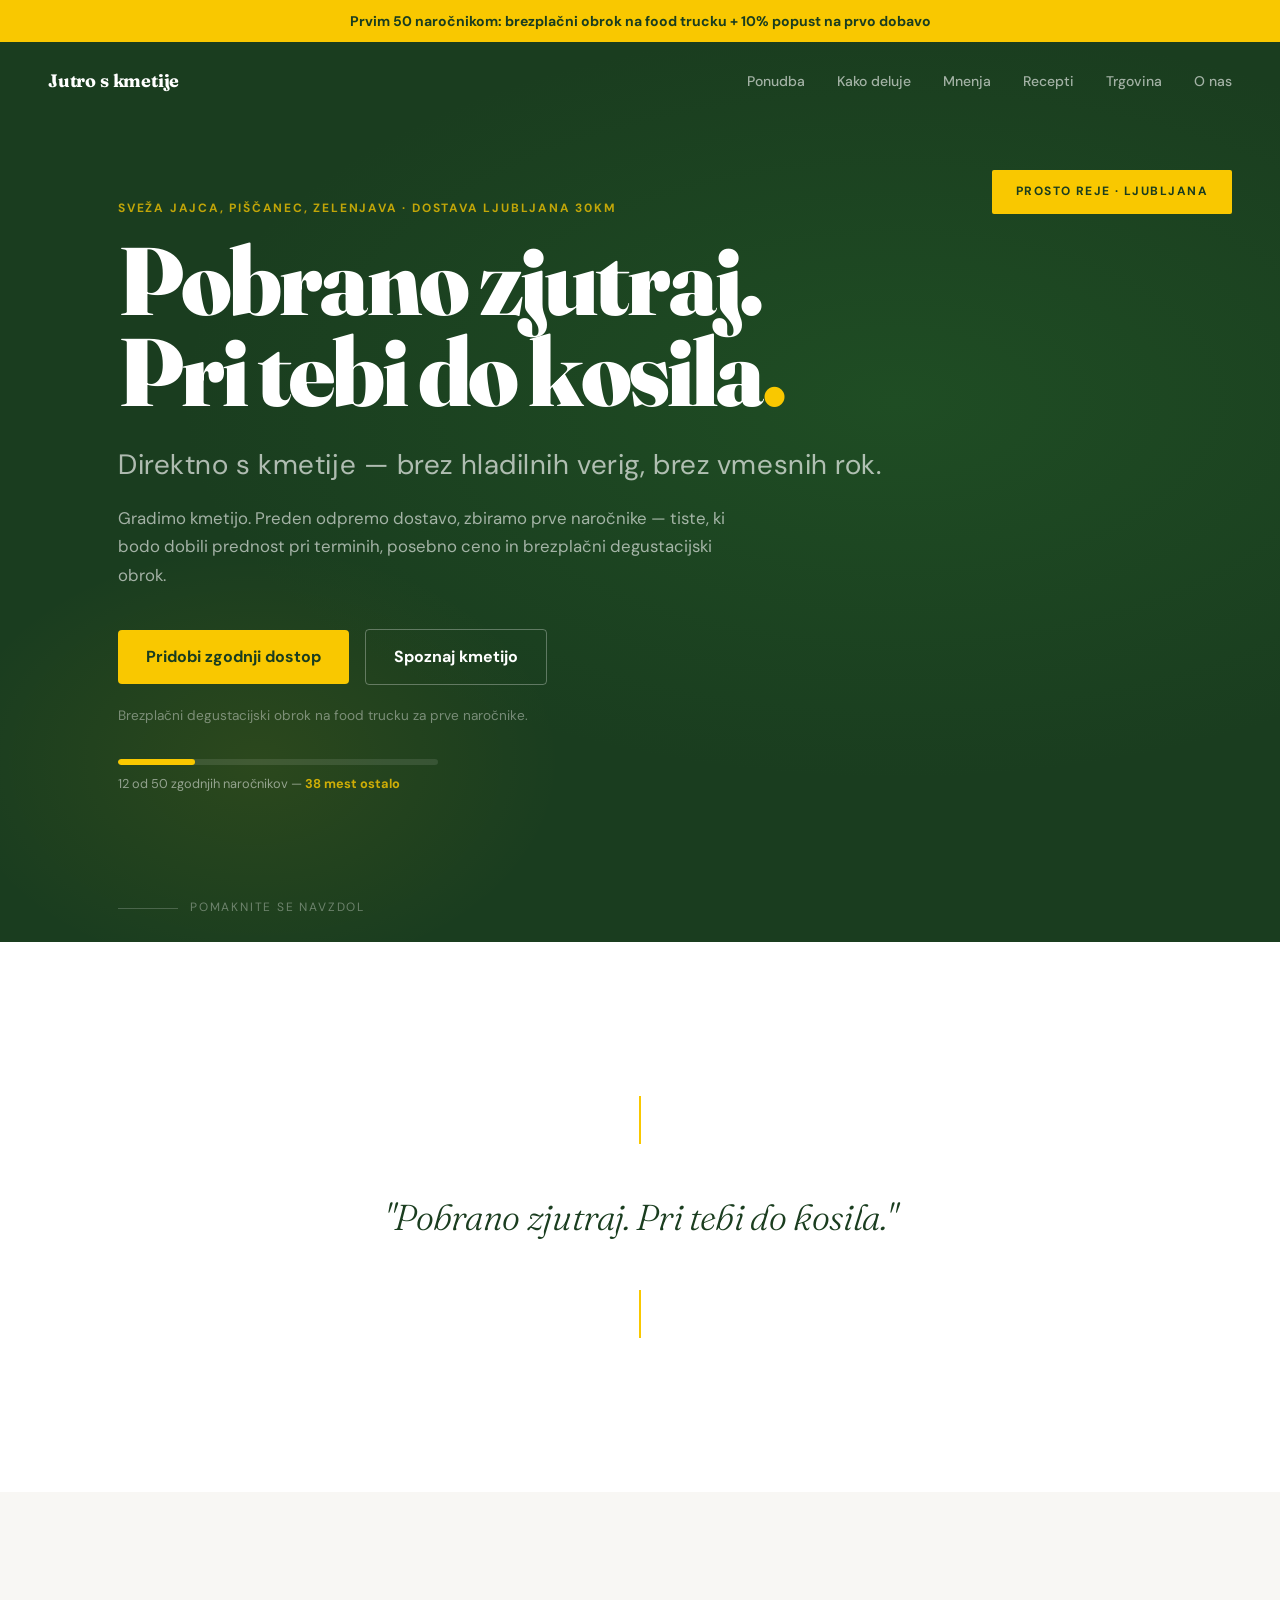
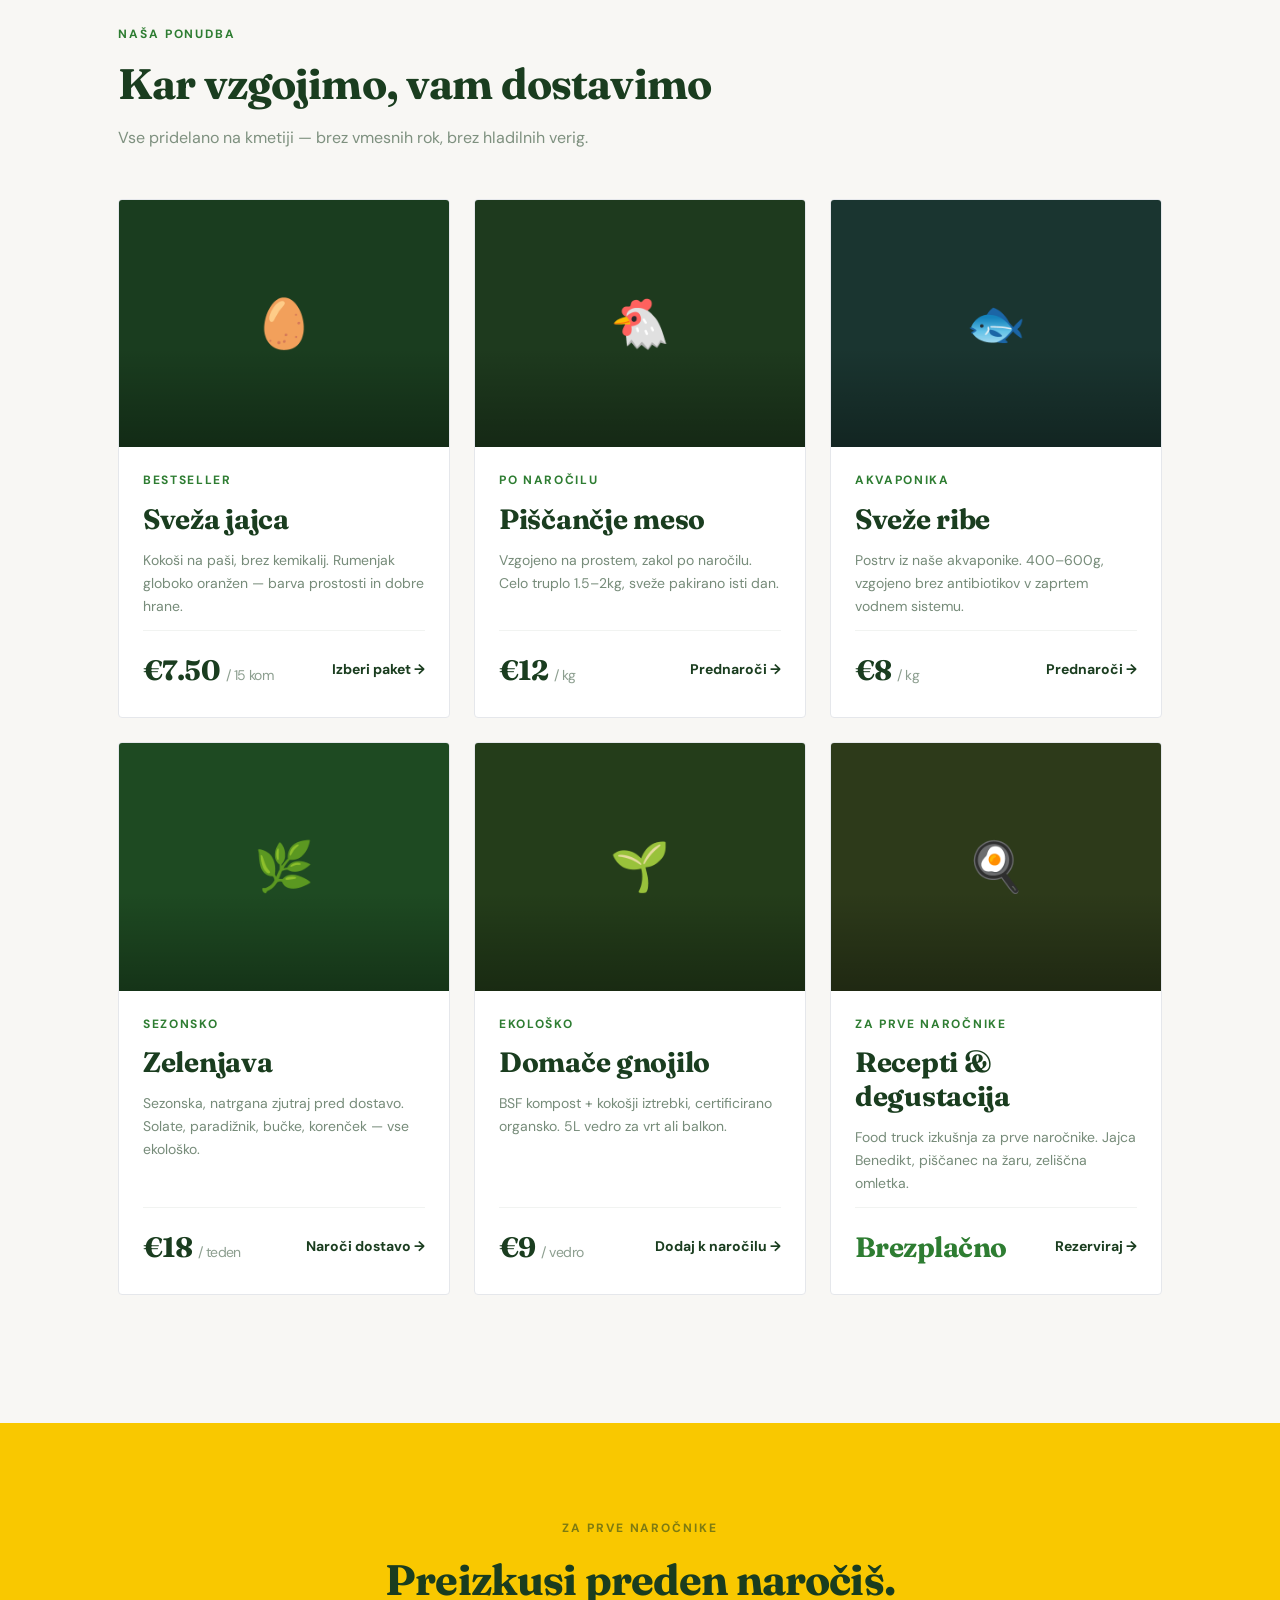
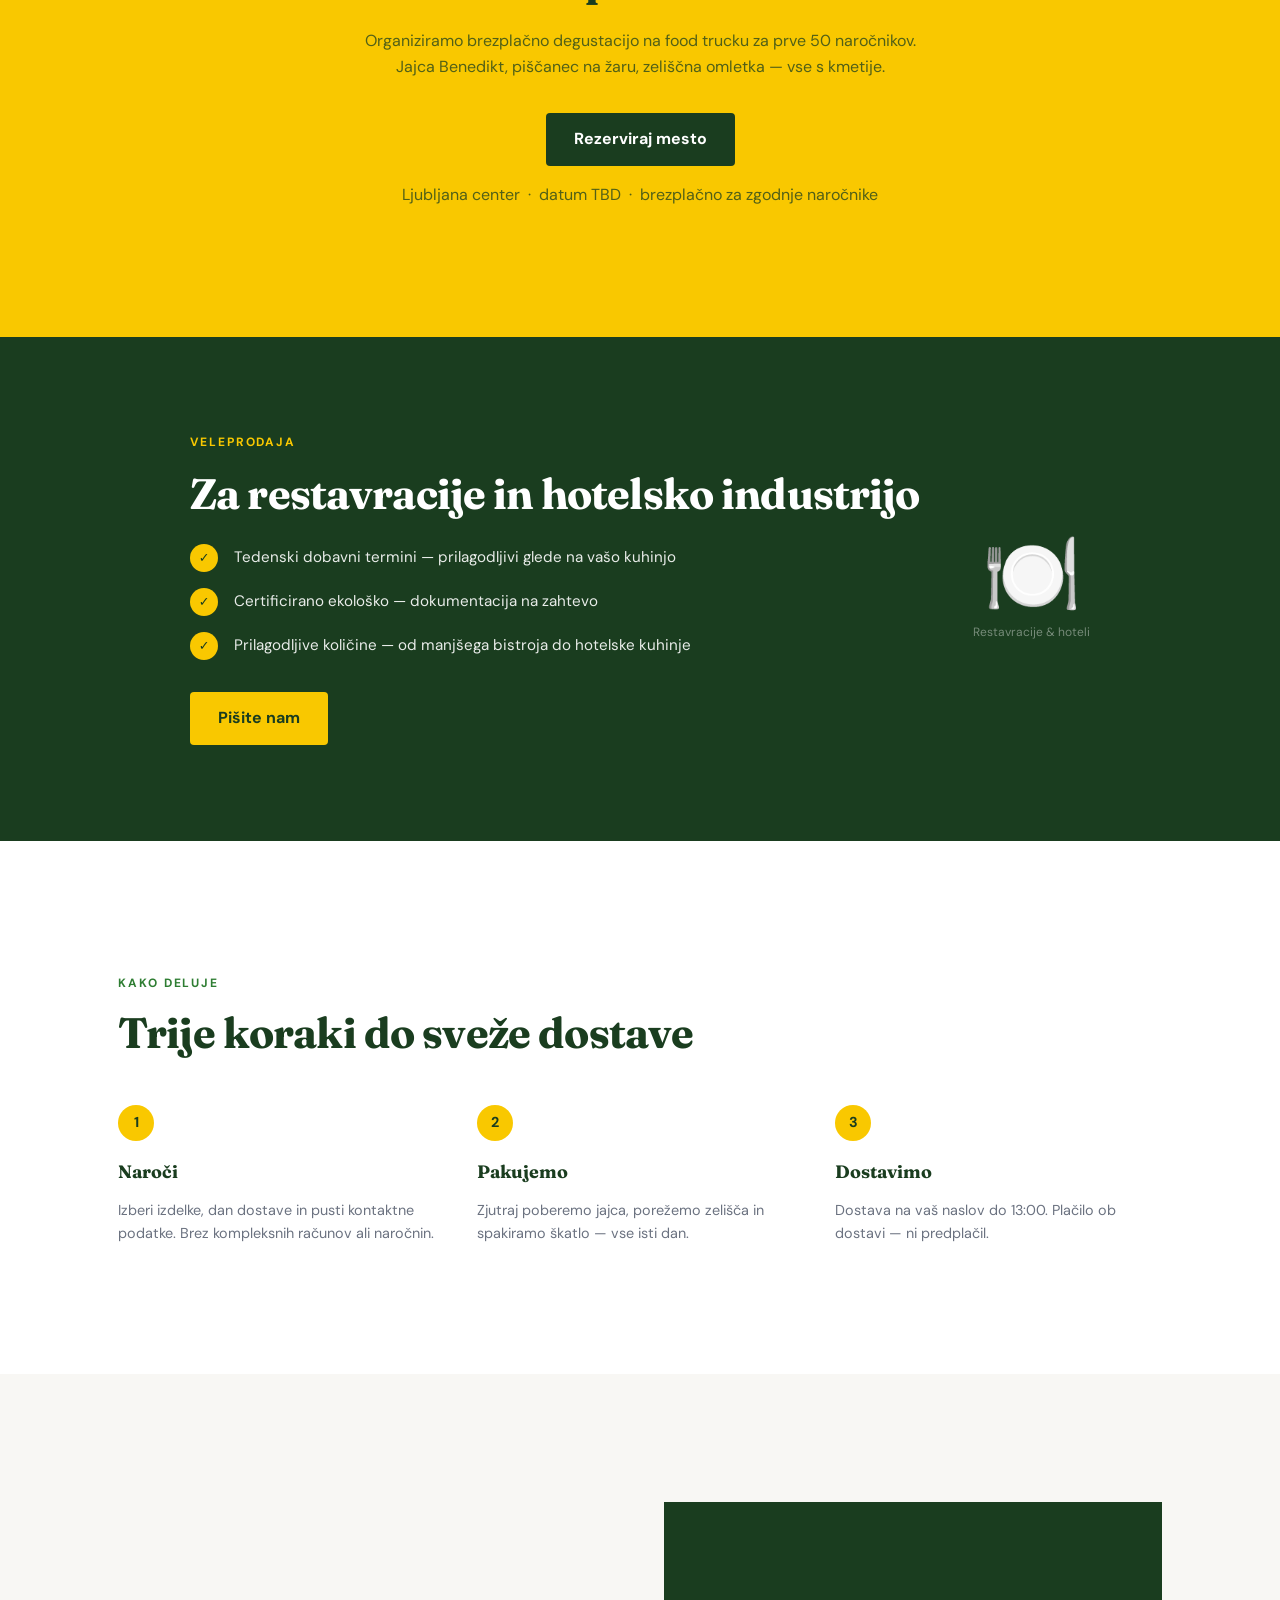
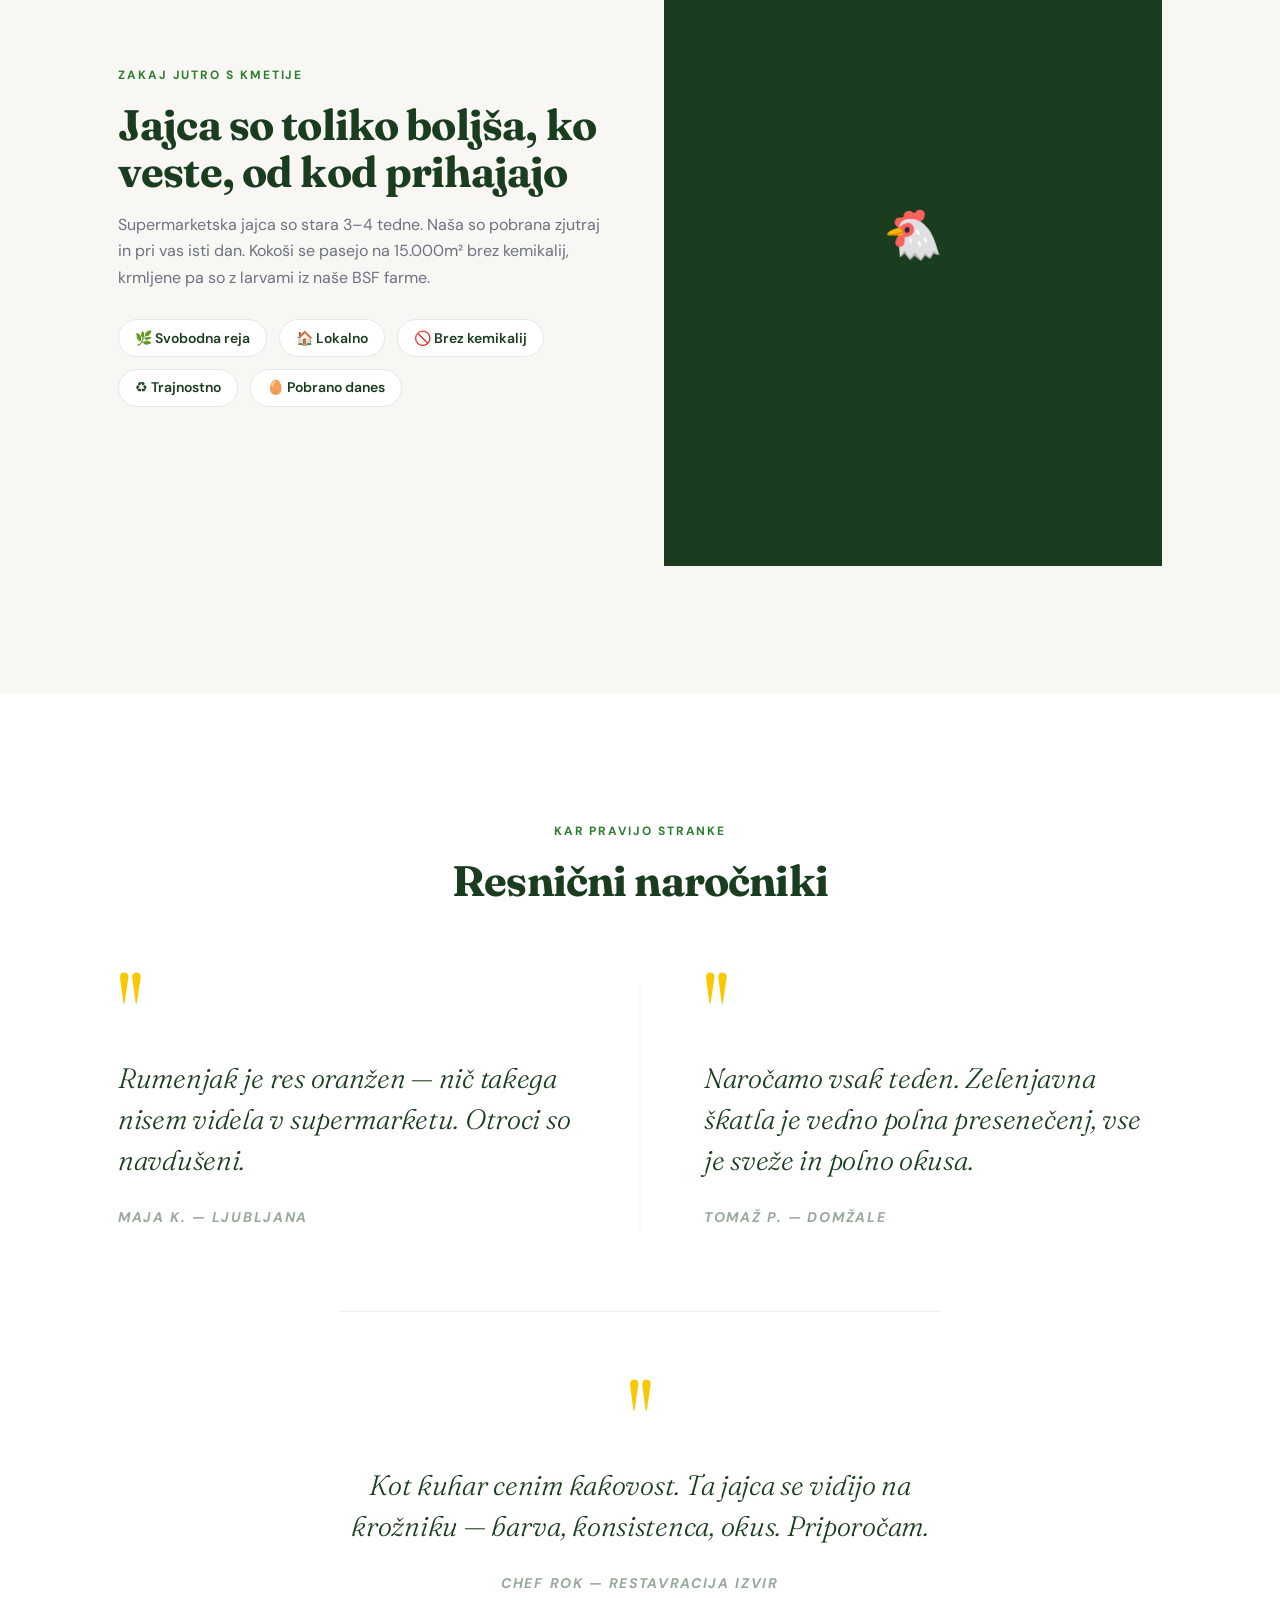
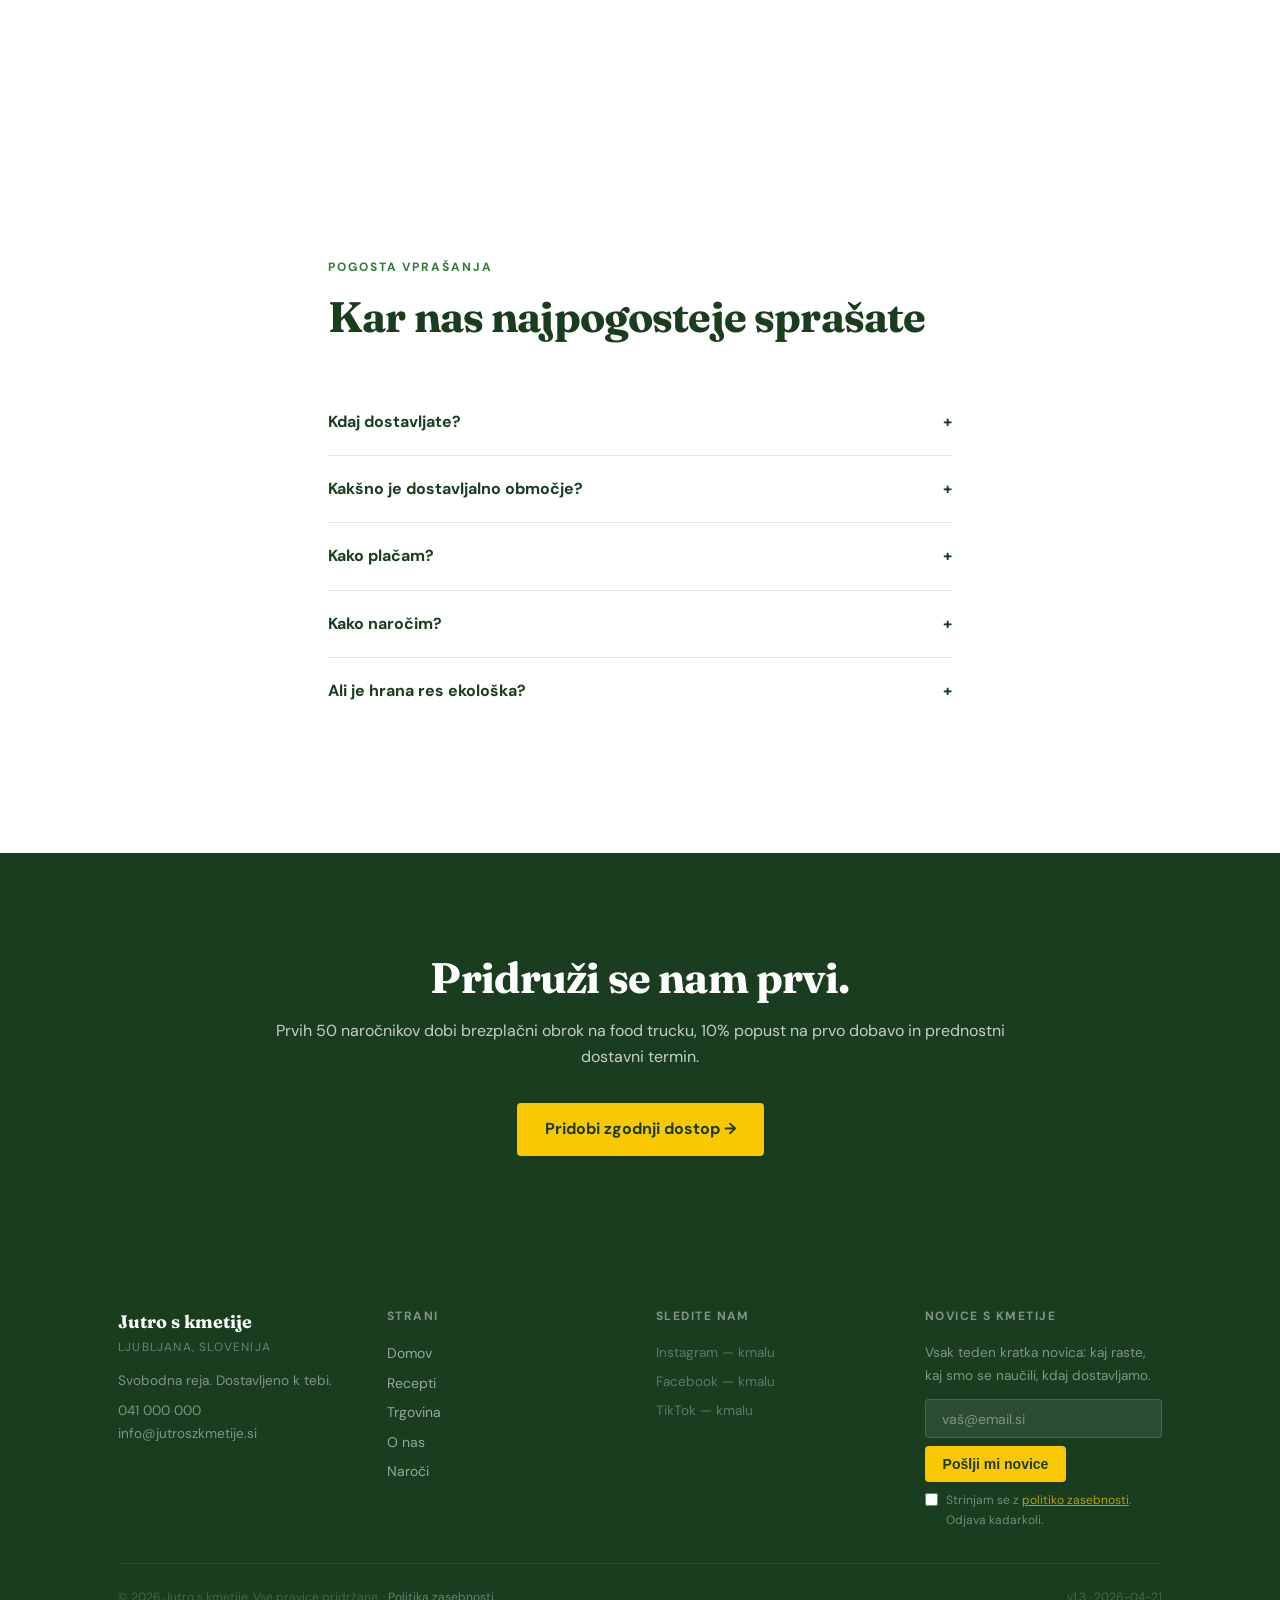
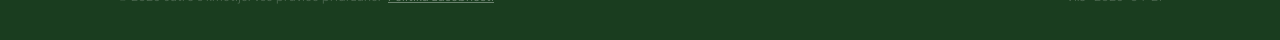
<file: index.html>
<!DOCTYPE html>
<html lang="sl">
<head>
  <meta charset="UTF-8">
  <meta name="viewport" content="width=device-width, initial-scale=1.0">
  <title>Jutro s kmetije — Sveža jajca in zelenjava | Dostava Ljubljana</title>
  <meta name="description" content="Sveža jajca, piščanec, ribe in zelenjava direktno s kmetije. Pobrano zjutraj, dostavljeno do kosila. Dostava v krogu 30km od Ljubljane.">
  <meta property="og:title" content="Jutro s kmetije — Sveža jajca in zelenjava | Dostava Ljubljana">
  <meta property="og:description" content="Pobrano zjutraj, pri tebi do kosila. Jajca, piščanec, ribe in zelenjava direktno s kmetije. Dostava Ljubljana 30km.">
  <meta property="og:type" content="website">
  <!-- TODO: og:image — dodajte pravo fotografijo kmetije (1200×630px) -->
  <!-- <meta property="og:image" content="https://jutroszkmetije.si/img/og-kmetija.jpg"> -->
  <link rel="canonical" href="https://diamondcrusher42.github.io/dobro-jutro-s-kmetije/">
  <link rel="preconnect" href="https://fonts.googleapis.com">
  <link rel="preconnect" href="https://fonts.gstatic.com" crossorigin>
  <!-- Fonts: reduced from 10 to 4 variants for faster load -->
  <link href="https://fonts.googleapis.com/css2?family=Fraunces:ital,opsz,wght@0,9..144,700;1,9..144,400&family=DM+Sans:wght@400;600&display=swap" rel="stylesheet">
  <link rel="stylesheet" href="style.css">
  <!-- TODO: Zamenjajte XXXXX z vašim GTM ID-jem (google.com/tagmanager) -->
  <!-- <script>(function(w,d,s,l,i){w[l]=w[l]||[];w[l].push({'gtm.start':new Date().getTime(),event:'gtm.js'});var f=d.getElementsByTagName(s)[0],j=d.createElement(s),dl=l!='dataLayer'?'&l='+l:'';j.async=true;j.src='https://www.googletagmanager.com/gtm.js?id='+i+dl;f.parentNode.insertBefore(j,f);})(window,document,'script','dataLayer','GTM-XXXXX');</script> -->
  <script type="application/ld+json">
  {
    "@context": "https://schema.org",
    "@type": "LocalBusiness",
    "name": "Jutro s kmetije",
    "description": "Sveža jajca, piščanec, ribe in zelenjava direktno s kmetije. Pobrano zjutraj, dostavljeno do kosila.",
    "url": "https://diamondcrusher42.github.io/dobro-jutro-s-kmetije/",
    "telephone": "+38641000000",
    "email": "info@jutroskmetije.si",
    "address": {
      "@type": "PostalAddress",
      "addressLocality": "Ljubljana",
      "addressCountry": "SI"
    },
    "areaServed": {
      "@type": "GeoCircle",
      "geoMidpoint": {
        "@type": "GeoCoordinates",
        "latitude": 46.0569,
        "longitude": 14.5058
      },
      "geoRadius": "30000"
    },
    "priceRange": "€€",
    "openingHours": "Tu,Fr 07:00-13:00",
    "sameAs": []
  }
  </script>
  <script type="application/ld+json">
  {
    "@context": "https://schema.org",
    "@type": "FAQPage",
    "mainEntity": [
      {
        "@type": "Question",
        "name": "Kdaj dostavljate?",
        "acceptedAnswer": {"@type": "Answer", "text": "Dostavljamo ob torkih in petkih do 13:00 v krogu 30 km od Ljubljane."}
      },
      {
        "@type": "Question",
        "name": "Kakšno je dostavljalno območje?",
        "acceptedAnswer": {"@type": "Answer", "text": "Dostavljamo v krogu 30 km od Ljubljane. Za točno lokacijo nas kontaktirajte."}
      },
      {
        "@type": "Question",
        "name": "Kako poteka naročilo?",
        "acceptedAnswer": {"@type": "Answer", "text": "Izberite izdelke v spletni trgovini ali izpolnite obrazec za prednaročilo. Potrditev prejmete po e-pošti."}
      },
      {
        "@type": "Question",
        "name": "Kako plačam?",
        "acceptedAnswer": {"@type": "Answer", "text": "Plačilo ob dostavi — gotovina ali bančni nakazilo po dostavi. Ni predplačil."}
      }
    ]
  }
  </script>
</head>
<body>

<!-- URGENCY STRIP -->
<div class="urgency-strip">
  <p>Prvim 50 naročnikom: brezplačni obrok na food trucku + 10% popust na prvo dobavo</p>
</div>

<!-- HERO — full-viewport, Z-pattern -->
<header class="hero">

  <nav class="hero-nav" aria-label="Glavna navigacija">
    <div class="hero-brand">Jutro s kmetije</div>
    <ul class="hero-nav-links" role="list">
      <li><a href="#products">Ponudba</a></li>
      <li><a href="#how-it-works">Kako deluje</a></li>
      <li><a href="#testimonials">Mnenja</a></li>
      <li><a href="recepti.html">Recepti</a></li>
      <li><a href="shop.html">Trgovina</a></li>
      <li><a href="about.html">O nas</a></li>
    </ul>
  </nav>

  <div class="hero-badge" aria-label="Lokacija in reja">Prosto reje · Ljubljana</div>

  <div class="hero-body">
    <p class="hero-label">Sveža jajca, piščanec, zelenjava · dostava Ljubljana 30km</p>

    <h1 class="hero-headline">
      Pobrano zjutraj.<br>Pri tebi do kosila<span class="dot">.</span>
    </h1>

    <p class="hero-subline">Direktno s kmetije — brez hladilnih verig, brez vmesnih rok.</p>

    <p style="color:rgba(255,255,255,.6);max-width:52ch;margin-bottom:2.5rem;font-size:1.05rem;line-height:1.7;">
      Gradimo kmetijo. Preden odpremo dostavo, zbiramo prve naročnike — tiste, ki bodo dobili prednost pri terminih, posebno ceno in brezplačni degustacijski obrok.
    </p>

    <div class="hero-actions">
      <a href="preorder.html" class="btn btn-yellow">Pridobi zgodnji dostop</a>
      <a href="about.html" class="btn btn-ghost">Spoznaj kmetijo</a>
    </div>

    <p style="color:rgba(255,255,255,.4);font-size:.85rem;margin-top:1.25rem;">
      Brezplačni degustacijski obrok na food trucku za prve naročnike.
    </p>

    <!-- Urgency counter — TODO: posodobi število naročnikov redno -->
    <div style="margin-top:2rem;max-width:320px;">
      <div style="background:rgba(255,255,255,.1);border-radius:99px;height:6px;overflow:hidden;">
        <div style="background:var(--yellow);height:100%;width:24%;border-radius:99px;"></div>
      </div>
      <p style="color:rgba(255,255,255,.5);font-size:.8rem;margin-top:.5rem;">12 od 50 zgodnjih naročnikov — <strong style="color:rgba(249,200,0,.8);">38 mest ostalo</strong></p>
    </div>
  </div>

  <div class="hero-scroll" aria-hidden="true">
    <div class="hero-scroll-line"></div>
    <span class="hero-scroll-label">Pomaknite se navzdol</span>
  </div>

</header>

<!-- MANIFESTO -->
<section class="manifesto" aria-label="Naše načelo">
  <p class="manifesto-line">
    "Pobrano zjutraj. Pri tebi do kosila."
  </p>
</section>

<!-- PRODUCTS -->
<section class="section" style="background:var(--off-white);" id="products">
  <div class="container">

    <header class="products-header">
      <span class="eyebrow">Naša ponudba</span>
      <h2 class="products-title">Kar vzgojimo, vam dostavimo</h2>
      <p class="products-subtitle">Vse pridelano na kmetiji — brez vmesnih rok, brez hladilnih verig.</p>
    </header>

    <div class="cards-grid">

      <!-- Card 1 -->
      <div class="card">
        <div class="product-img" style="font-size:3rem;background:var(--green-dk);">🥚</div>
        <div class="card-body">
          <span class="card-tag">Bestseller</span>
          <h3 class="card-title">Sveža jajca</h3>
          <p class="card-desc">Kokoši na paši, brez kemikalij. Rumenjak globoko oranžen — barva prostosti in dobre hrane.</p>
          <div class="product-footer">
            <div class="card-price">€7.50 <small>/ 15 kom</small></div>
            <a href="shop.html" class="product-cta">Izberi paket →</a>
          </div>
        </div>
      </div>

      <!-- Card 2 -->
      <div class="card">
        <div class="product-img" style="font-size:3rem;background:#1e3a1e;">🐔</div>
        <div class="card-body">
          <span class="card-tag">Po naročilu</span>
          <h3 class="card-title">Piščančje meso</h3>
          <p class="card-desc">Vzgojeno na prostem, zakol po naročilu. Celo truplo 1.5–2kg, sveže pakirano isti dan.</p>
          <div class="product-footer">
            <div class="card-price">€12 <small>/ kg</small></div>
            <a href="preorder.html" class="product-cta">Prednaroči →</a>
          </div>
        </div>
      </div>

      <!-- Card 3 -->
      <div class="card">
        <div class="product-img" style="font-size:3rem;background:#1a3530;">🐟</div>
        <div class="card-body">
          <span class="card-tag">Akvaponika</span>
          <h3 class="card-title">Sveže ribe</h3>
          <p class="card-desc">Postrv iz naše akvaponike. 400–600g, vzgojeno brez antibiotikov v zaprtem vodnem sistemu.</p>
          <div class="product-footer">
            <div class="card-price">€8 <small>/ kg</small></div>
            <a href="preorder.html" class="product-cta">Prednaroči →</a>
          </div>
        </div>
      </div>

      <!-- Card 4 -->
      <div class="card">
        <div class="product-img" style="font-size:3rem;background:#1e4a22;">🌿</div>
        <div class="card-body">
          <span class="card-tag">Sezonsko</span>
          <h3 class="card-title">Zelenjava</h3>
          <p class="card-desc">Sezonska, natrgana zjutraj pred dostavo. Solate, paradižnik, bučke, korenček — vse ekološko.</p>
          <div class="product-footer">
            <div class="card-price">€18 <small>/ teden</small></div>
            <a href="shop.html" class="product-cta">Naroči dostavo →</a>
          </div>
        </div>
      </div>

      <!-- Card 5 -->
      <div class="card">
        <div class="product-img" style="font-size:3rem;background:#243d1a;">🌱</div>
        <div class="card-body">
          <span class="card-tag">Ekološko</span>
          <h3 class="card-title">Domače gnojilo</h3>
          <p class="card-desc">BSF kompost + kokošji iztrebki, certificirano organsko. 5L vedro za vrt ali balkon.</p>
          <div class="product-footer">
            <div class="card-price">€9 <small>/ vedro</small></div>
            <a href="shop.html" class="product-cta">Dodaj k naročilu →</a>
          </div>
        </div>
      </div>

      <!-- Card 6 -->
      <div class="card">
        <div class="product-img" style="font-size:3rem;background:#2d3a1a;">🍳</div>
        <div class="card-body">
          <span class="card-tag">Za prve naročnike</span>
          <h3 class="card-title">Recepti &amp; degustacija</h3>
          <p class="card-desc">Food truck izkušnja za prve naročnike. Jajca Benedikt, piščanec na žaru, zeliščna omletka.</p>
          <div class="product-footer">
            <div class="card-price" style="color:var(--green);">Brezplačno</div>
            <a href="preorder.html" class="product-cta">Rezerviraj →</a>
          </div>
        </div>
      </div>

    </div>
  </div>
</section>

<!-- FOOD TRUCK -->
<section class="food-truck-section">
  <div class="container" style="max-width:720px;">
    <p class="section-kicker">Za prve naročnike</p>
    <h2>Preizkusi preden naročiš.</h2>
    <p>Organiziramo brezplačno degustacijo na food trucku za prve 50 naročnikov. Jajca Benedikt, piščanec na žaru, zeliščna omletka — vse s kmetije.</p>
    <a href="preorder.html" class="btn btn-dark">Rezerviraj mesto</a>
    <p class="food-truck-meta">Ljubljana center &nbsp;·&nbsp; datum TBD &nbsp;·&nbsp; brezplačno za zgodnje naročnike</p>
  </div>
</section>

<!-- B2B RESTAURANTS -->
<section class="b2b-section">
  <div class="b2b-inner">
    <div>
      <p class="b2b-kicker">Veleprodaja</p>
      <h2>Za restavracije in hotelsko industrijo</h2>
      <div class="b2b-checks">
        <div class="b2b-check">
          <span class="b2b-check-mark">✓</span>
          <span>Tedenski dobavni termini — prilagodljivi glede na vašo kuhinjo</span>
        </div>
        <div class="b2b-check">
          <span class="b2b-check-mark">✓</span>
          <span>Certificirano ekološko — dokumentacija na zahtevo</span>
        </div>
        <div class="b2b-check">
          <span class="b2b-check-mark">✓</span>
          <span>Prilagodljive količine — od manjšega bistroja do hotelske kuhinje</span>
        </div>
      </div>
      <a href="mailto:kmetija@jutroskmetije.si" class="btn btn-yellow">Pišite nam</a>
    </div>
    <div class="b2b-icon">
      <div class="icon-large">🍽️</div>
      <p>Restavracije &amp; hoteli</p>
    </div>
  </div>
</section>

<!-- HOW IT WORKS -->
<section class="section bg-white" id="how-it-works">
  <div class="container">
    <span class="eyebrow">Kako deluje</span>
    <h2 class="section-title">Trije koraki do sveže dostave</h2>
    <div class="steps" style="margin-top:var(--sp-6);">
      <div class="step">
        <div class="step-num">1</div>
        <div class="step-title">Naroči</div>
        <p style="color:var(--gray);font-size:.9rem;">Izberi izdelke, dan dostave in pusti kontaktne podatke. Brez kompleksnih računov ali naročnin.</p>
      </div>
      <div class="step">
        <div class="step-num">2</div>
        <div class="step-title">Pakujemo</div>
        <p style="color:var(--gray);font-size:.9rem;">Zjutraj poberemo jajca, porežemo zelišča in spakiramo škatlo — vse isti dan.</p>
      </div>
      <div class="step">
        <div class="step-num">3</div>
        <div class="step-title">Dostavimo</div>
        <p style="color:var(--gray);font-size:.9rem;">Dostava na vaš naslov do 13:00. Plačilo ob dostavi — ni predplačil.</p>
      </div>
    </div>
  </div>
</section>

<!-- WHY US -->
<section class="why-us-section">
  <div class="container two-col">
    <div>
      <span class="eyebrow">Zakaj Jutro s kmetije</span>
      <h2 class="section-title">Jajca so toliko boljša, ko veste, od kod prihajajo</h2>
      <p style="color:var(--gray);margin-bottom:1.75rem;">Supermarketska jajca so stara 3–4 tedne. Naša so pobrana zjutraj in pri vas isti dan. Kokoši se pasejo na 15.000m² brez kemikalij, krmljene pa so z larvami iz naše BSF farme.</p>
      <div class="values">
        <div class="value-chip">🌿 Svobodna reja</div>
        <div class="value-chip">🏠 Lokalno</div>
        <div class="value-chip">🚫 Brez kemikalij</div>
        <div class="value-chip">♻️ Trajnostno</div>
        <div class="value-chip">🥚 Pobrano danes</div>
      </div>
    </div>
    <div>
      <div class="photo-placeholder tall">🐔</div>
    </div>
  </div>
</section>

<!-- TESTIMONIALS — type on white, no boxes -->
<section class="testimonials" id="testimonials" aria-label="Mnenja strank">
  <div class="container">
    <span class="eyebrow text-center" style="display:block;text-align:center;">Kar pravijo stranke</span>
    <h2 class="section-title text-center" style="margin-bottom:var(--sp-7);">Resnični naročniki</h2>
    <div class="testimonials-inner">

      <blockquote>
        <span class="quote-mark" aria-hidden="true">"</span>
        <p class="quote-text">Rumenjak je res oranžen — nič takega nisem videla v supermarketu. Otroci so navdušeni.</p>
        <cite class="quote-attr">Maja K. &mdash; Ljubljana</cite>
      </blockquote>

      <blockquote>
        <span class="quote-mark" aria-hidden="true">"</span>
        <p class="quote-text">Naročamo vsak teden. Zelenjavna škatla je vedno polna presenečenj, vse je sveže in polno okusa.</p>
        <cite class="quote-attr">Tomaž P. &mdash; Domžale</cite>
      </blockquote>

    </div>

    <blockquote style="margin-top:var(--sp-7);border-top:1px solid rgba(26,61,31,.07);padding-top:var(--sp-7);max-width:600px;margin-inline:auto;text-align:center;">
      <span class="quote-mark" aria-hidden="true" style="display:block;text-align:center;">"</span>
      <p class="quote-text" style="max-width:100%;text-align:center;margin-inline:auto;">Kot kuhar cenim kakovost. Ta jajca se vidijo na krožniku — barva, konsistenca, okus. Priporočam.</p>
      <cite class="quote-attr">Chef Rok &mdash; restavracija Izvir</cite>
    </blockquote>
  </div>
</section>

<!-- FAQ -->
<section class="section bg-white" id="faq" aria-label="Pogosta vprašanja">
  <div class="container" style="max-width:720px;">
    <span class="eyebrow">Pogosta vprašanja</span>
    <h2 class="section-title" style="margin-bottom:var(--sp-6);">Kar nas najpogosteje sprašate</h2>
    <div style="display:flex;flex-direction:column;gap:0;">
      <details style="border-bottom:1.5px solid var(--gray-lt);padding:1.25rem 0;">
        <summary style="font-weight:700;font-size:1rem;cursor:pointer;list-style:none;display:flex;justify-content:space-between;">Kdaj dostavljate? <span>+</span></summary>
        <p style="color:var(--gray);font-size:.95rem;margin-top:.75rem;max-width:60ch;">Dostavljamo ob <strong>torkih in petkih</strong> do 13:00. Naročilo oddajte vsaj dan prej. Za enkratna naročila se dogovorimo individualno.</p>
      </details>
      <details style="border-bottom:1.5px solid var(--gray-lt);padding:1.25rem 0;">
        <summary style="font-weight:700;font-size:1rem;cursor:pointer;list-style:none;display:flex;justify-content:space-between;">Kakšno je dostavljalno območje? <span>+</span></summary>
        <p style="color:var(--gray);font-size:.95rem;margin-top:.75rem;max-width:60ch;">Dostavljamo v <strong>krogu 30 km od Ljubljane</strong>. Pokrivamo Ljubljana, Domžale, Kamnik, Mengeš, Trzin in okolico. Niste prepričani? Vprašajte nas.</p>
      </details>
      <details style="border-bottom:1.5px solid var(--gray-lt);padding:1.25rem 0;">
        <summary style="font-weight:700;font-size:1rem;cursor:pointer;list-style:none;display:flex;justify-content:space-between;">Kako plačam? <span>+</span></summary>
        <p style="color:var(--gray);font-size:.95rem;margin-top:.75rem;max-width:60ch;"><strong>Plačilo ob dostavi</strong> — gotovina ali bančno nakazilo. Brez predplačil, brez naročnin. Plačate samo, kar prejmete.</p>
      </details>
      <details style="border-bottom:1.5px solid var(--gray-lt);padding:1.25rem 0;">
        <summary style="font-weight:700;font-size:1rem;cursor:pointer;list-style:none;display:flex;justify-content:space-between;">Kako naročim? <span>+</span></summary>
        <p style="color:var(--gray);font-size:.95rem;margin-top:.75rem;max-width:60ch;">Izpolnite <a href="preorder.html" style="color:var(--green);font-weight:600;">obrazec za prednaročilo</a> ali naročite neposredno v <a href="shop.html" style="color:var(--green);font-weight:600;">spletni trgovini</a>. Potrditev prejmete po e-pošti v 24h.</p>
      </details>
      <details style="padding:1.25rem 0;">
        <summary style="font-weight:700;font-size:1rem;cursor:pointer;list-style:none;display:flex;justify-content:space-between;">Ali je hrana res ekološka? <span>+</span></summary>
        <p style="color:var(--gray);font-size:.95rem;margin-top:.75rem;max-width:60ch;">Kmetujemo <strong>brez kemikalij, antibiotikov in pesticidov</strong>. Kokoši se pasejo na 15.000m² rotacijskega pašnika, krmljene so z BSF larvami. Dokumentacijo posredujemo na zahtevo.</p>
      </details>
    </div>
  </div>
</section>

<!-- CTA BANNER -->
<section class="cta-banner">
  <div class="container">
    <h2>Pridruži se nam prvi.</h2>
    <p>Prvih 50 naročnikov dobi brezplačni obrok na food trucku, 10% popust na prvo dobavo in prednostni dostavni termin.</p>
    <a href="preorder.html" class="btn btn-yellow">Pridobi zgodnji dostop →</a>
  </div>
</section>

<!-- FOOTER -->
<footer class="footer">
  <div class="container">
    <div class="footer-grid">
      <div>
        <div class="footer-brand">Jutro s kmetije<span>Ljubljana, Slovenija</span></div>
        <p style="font-size:.85rem;margin-top:.75rem;color:rgba(255,255,255,.45);">Svobodna reja. Dostavljeno k tebi.</p>
        <p style="font-size:.85rem;margin-top:.5rem;"><a href="tel:+38641000000" style="color:rgba(255,255,255,.45);">041 000 000</a></p>
        <p style="font-size:.85rem;"><a href="mailto:info@jutroszkmetije.si" style="color:rgba(255,255,255,.45);">info@jutroszkmetije.si</a></p>
      </div>
      <div>
        <h4>Strani</h4>
        <ul>
          <li><a href="index.html">Domov</a></li>
          <li><a href="recepti.html">Recepti</a></li>
          <li><a href="shop.html">Trgovina</a></li>
          <li><a href="about.html">O nas</a></li>
          <li><a href="preorder.html">Naroči</a></li>
        </ul>
      </div>
      <div>
        <h4>Sledite nam</h4>
        <!-- TODO: Zamenjajte # z resničnimi URL-ji profilov -->
        <ul>
          <li style="color:rgba(255,255,255,.3);font-size:.85rem;">Instagram — kmalu</li>
          <li style="color:rgba(255,255,255,.3);font-size:.85rem;">Facebook — kmalu</li>
          <li style="color:rgba(255,255,255,.3);font-size:.85rem;">TikTok — kmalu</li>
        </ul>
      </div>
      <div>
        <h4>Novice s kmetije</h4>
        <p style="font-size:.85rem;margin-bottom:.75rem;color:rgba(255,255,255,.45);">Vsak teden kratka novica: kaj raste, kaj smo se naučili, kdaj dostavljamo.</p>
        <form class="newsletter-form" onsubmit="event.preventDefault();this.innerHTML='<p style=color:var(--yellow);font-size:.9rem;>Hvala! Javimo se.</p>'">
          <input type="email" placeholder="vaš@email.si" required autocomplete="email">
          <button type="submit">Pošlji mi novice</button>
        </form>
        <label style="display:flex;align-items:flex-start;gap:.5rem;margin-top:.6rem;font-size:.75rem;color:rgba(255,255,255,.4);cursor:pointer;">
          <input type="checkbox" required style="margin-top:2px;flex-shrink:0;accent-color:var(--yellow);">
          <span>Strinjam se z <a href="privacy.html" style="color:rgba(249,200,0,.7);text-decoration:underline;">politiko zasebnosti</a>. Odjava kadarkoli.</span>
        </label>
      </div>
    </div>
    <div class="footer-bottom">
      <span>© 2026 Jutro s kmetije. Vse pravice pridržane. · <a href="privacy.html" style="color:rgba(255,255,255,.35);text-decoration:underline;">Politika zasebnosti</a></span>
      <span>v1.3 · 2026-04-21</span>
    </div>
  </div>
</footer>

<script>
  function updateCartBadge() {
    const cart = JSON.parse(localStorage.getItem('jsk_cart') || '[]');
    const total = cart.reduce((s, i) => s + i.qty, 0);
    const el = document.getElementById('cart-count');
    if (el) el.textContent = total;
  }
  updateCartBadge();
</script>
</body>
</html>
</file>
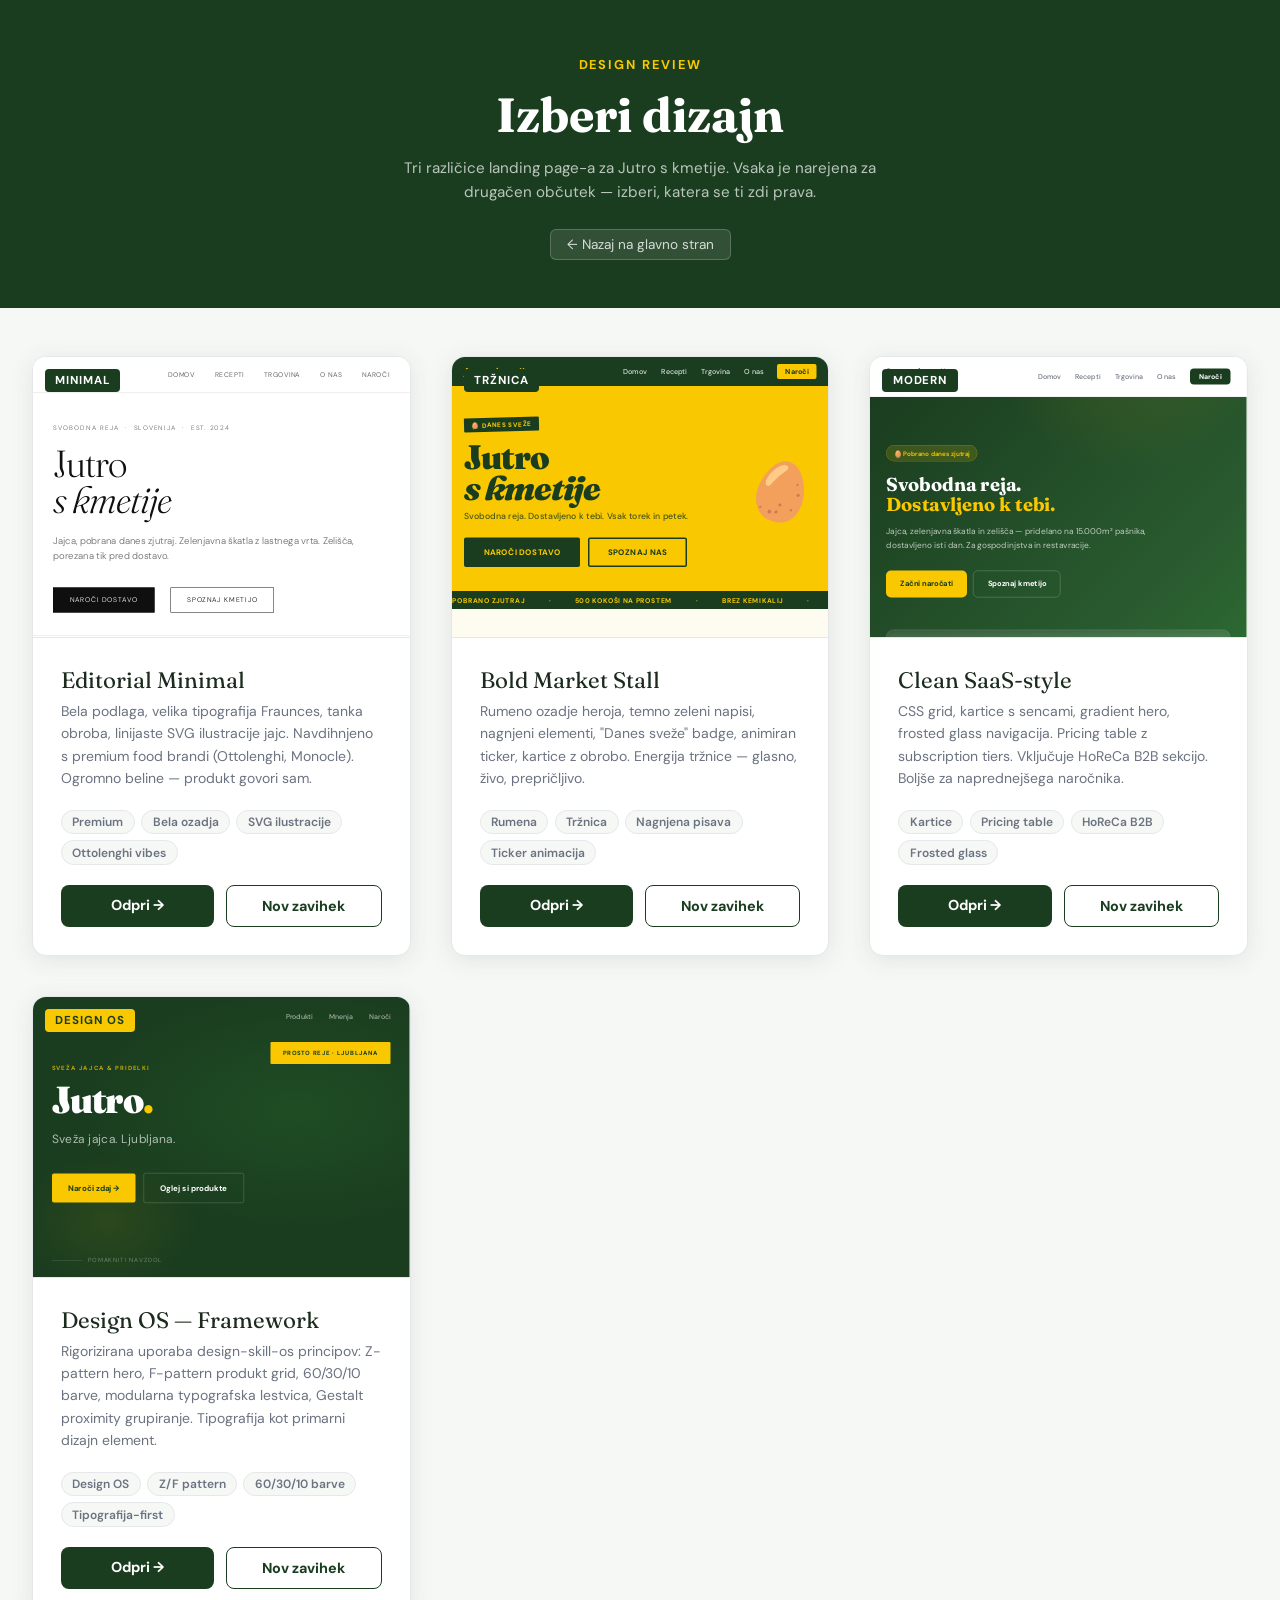
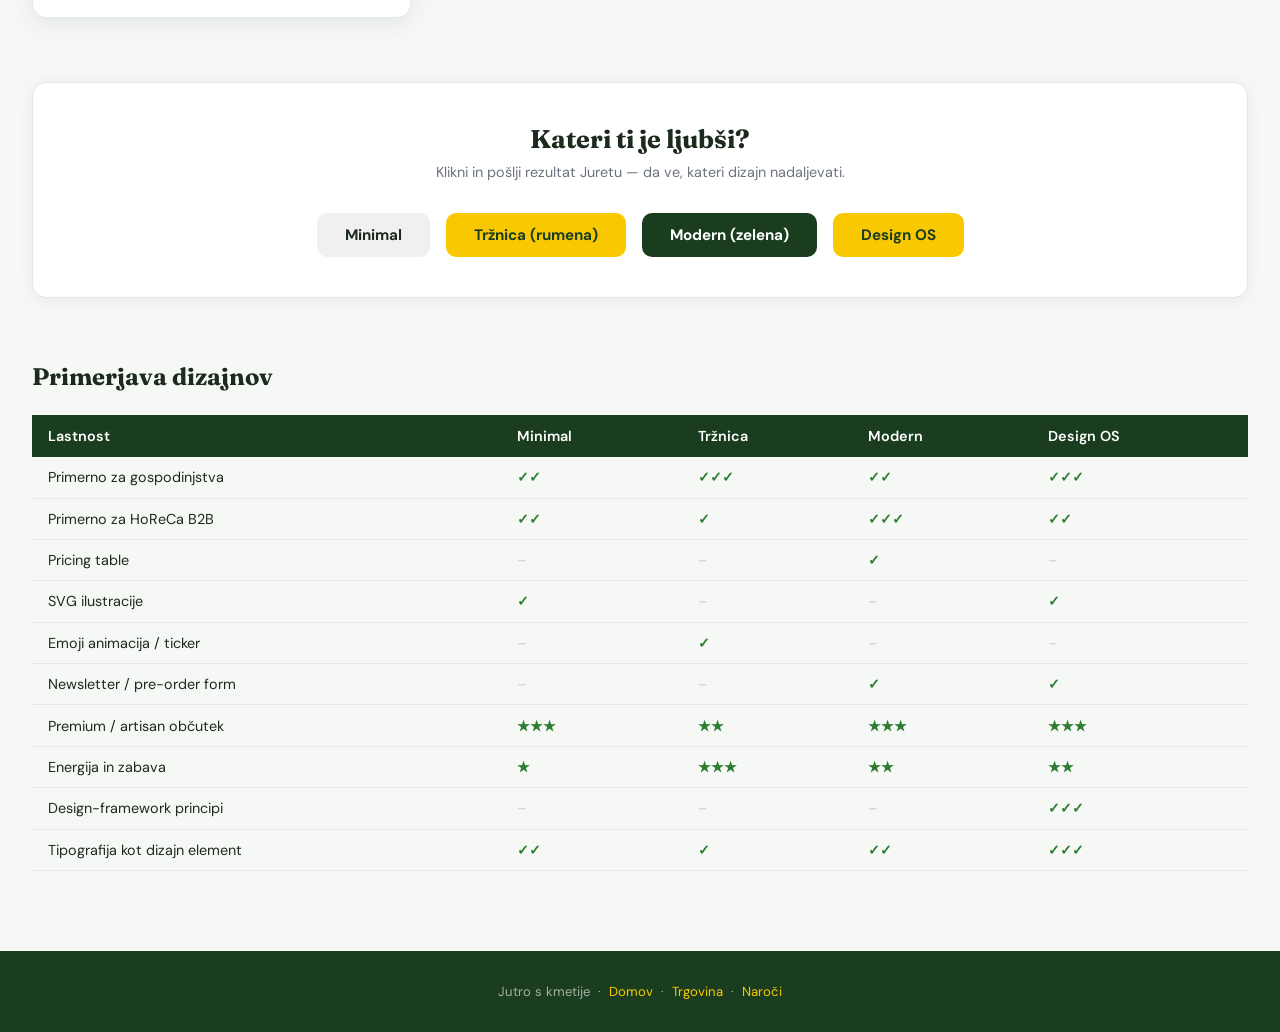
<file: designs/index.html>
<!DOCTYPE html>
<html lang="sl">
<head>
  <meta charset="UTF-8">
  <meta name="viewport" content="width=device-width, initial-scale=1.0">
  <title>Design Comparison — Jutro s kmetije</title>
  <meta name="description" content="Pick your favourite design for Jutro s kmetije.">
  <link rel="preconnect" href="https://fonts.googleapis.com">
  <link rel="preconnect" href="https://fonts.gstatic.com" crossorigin>
  <link href="https://fonts.googleapis.com/css2?family=Fraunces:opsz,wght@9..144,700&family=DM+Sans:wght@400;500;700&display=swap" rel="stylesheet">
  <style>
    *, *::before, *::after { box-sizing: border-box; margin: 0; padding: 0; }
    :root {
      --green-dk: #1A3D1F;
      --green: #2E7D32;
      --yellow: #F9C800;
      --white: #FFFFFF;
      --bg: #F6F8F6;
      --border: #E5E7EB;
      --text: #1C2B1E;
      --text-lt: #6B7280;
    }
    body { font-family: 'DM Sans', sans-serif; background: var(--bg); color: var(--text); }
    a { color: inherit; text-decoration: none; }

    /* HEADER */
    .header { background: var(--green-dk); color: var(--white); padding: 3.5rem 2rem 3rem; text-align: center; }
    .header-eyebrow { font-size: .8rem; text-transform: uppercase; letter-spacing: .15em; color: var(--yellow); font-weight: 700; margin-bottom: .75rem; }
    .header h1 { font-family: 'Fraunces', serif; font-size: clamp(1.8rem, 4vw, 3rem); margin-bottom: .75rem; }
    .header p { color: rgba(255,255,255,.7); max-width: 52ch; margin: 0 auto 1.5rem; line-height: 1.6; font-size: .95rem; }
    .back-link { display: inline-flex; align-items: center; gap: .4rem; background: rgba(255,255,255,.1); border: 1px solid rgba(255,255,255,.2); border-radius: 6px; padding: .4rem 1rem; font-size: .85rem; color: rgba(255,255,255,.8); transition: background .15s; }
    .back-link:hover { background: rgba(255,255,255,.18); }

    /* MAIN */
    .main { max-width: 1400px; margin: 0 auto; padding: 3rem 2rem 5rem; }

    /* DESIGN CARDS */
    .designs-grid { display: grid; grid-template-columns: repeat(auto-fit, minmax(340px, 1fr)); gap: 2.5rem; }
    @media (max-width: 440px) { .designs-grid { grid-template-columns: 1fr; } }

    .design-card { background: var(--white); border-radius: 14px; box-shadow: 0 4px 24px rgba(26,61,31,.1); overflow: hidden; border: 1.5px solid var(--border); transition: transform .2s, box-shadow .2s; }
    .design-card:hover { transform: translateY(-4px); box-shadow: 0 12px 40px rgba(26,61,31,.16); }

    .design-preview { position: relative; height: 280px; overflow: hidden; }
    .design-preview iframe { width: 200%; height: 200%; border: none; transform: scale(.5); transform-origin: 0 0; pointer-events: none; }
    .preview-overlay { position: absolute; inset: 0; cursor: pointer; }
    .preview-label { position: absolute; top: .75rem; left: .75rem; background: var(--green-dk); color: var(--white); font-size: .72rem; font-weight: 700; text-transform: uppercase; letter-spacing: .08em; padding: .25rem .65rem; border-radius: 4px; }

    .design-body { padding: 1.75rem; border-top: 1.5px solid var(--border); }
    .design-name { font-family: 'Fraunces', serif; font-size: 1.4rem; margin-bottom: .35rem; }
    .design-desc { font-size: .875rem; color: var(--text-lt); line-height: 1.6; margin-bottom: 1.25rem; }
    .design-tags { display: flex; flex-wrap: wrap; gap: .4rem; margin-bottom: 1.25rem; }
    .tag { background: var(--bg); border: 1px solid var(--border); border-radius: 999px; padding: .2rem .65rem; font-size: .75rem; font-weight: 600; color: var(--text-lt); }
    .design-actions { display: flex; gap: .75rem; }
    .btn-view { flex: 1; text-align: center; padding: .7rem; border-radius: 8px; font-weight: 700; font-size: .9rem; transition: all .15s; }
    .btn-primary { background: var(--green-dk); color: var(--white); }
    .btn-primary:hover { background: var(--green); }
    .btn-outline { border: 1.5px solid var(--green-dk); color: var(--green-dk); }
    .btn-outline:hover { background: var(--green-dk); color: var(--white); }

    /* VOTE SECTION */
    .vote-section { margin-top: 4rem; background: var(--white); border-radius: 14px; padding: 2.5rem; text-align: center; box-shadow: 0 2px 16px rgba(26,61,31,.07); border: 1.5px solid var(--border); }
    .vote-title { font-family: 'Fraunces', serif; font-size: 1.6rem; margin-bottom: .5rem; }
    .vote-sub { color: var(--text-lt); font-size: .9rem; margin-bottom: 2rem; }
    .vote-buttons { display: flex; gap: 1rem; justify-content: center; flex-wrap: wrap; }
    .vote-btn { padding: .75rem 1.75rem; border-radius: 10px; font-weight: 700; font-size: .95rem; cursor: pointer; border: none; font-family: 'DM Sans', sans-serif; transition: all .15s; }
    .vote-btn:hover { transform: translateY(-2px); }
    .vote-btn.v1 { background: #F0F0F0; color: var(--text); }
    .vote-btn.v1:hover { background: #E0E0E0; }
    .vote-btn.v2 { background: var(--yellow); color: var(--green-dk); }
    .vote-btn.v2:hover { background: #e6b800; }
    .vote-btn.v3 { background: var(--green-dk); color: var(--white); }
    .vote-btn.v3:hover { background: var(--green); }
    .vote-result { display: none; margin-top: 1.5rem; font-size: 1.05rem; color: var(--green); font-weight: 700; }

    /* COMPARISON TABLE */
    .compare { margin-top: 4rem; }
    .compare h2 { font-family: 'Fraunces', serif; font-size: 1.5rem; margin-bottom: 1.5rem; }
    .compare-table { width: 100%; border-collapse: collapse; font-size: .9rem; }
    .compare-table th { background: var(--green-dk); color: var(--white); padding: .75rem 1rem; text-align: left; font-weight: 600; }
    .compare-table td { padding: .7rem 1rem; border-bottom: 1px solid var(--border); }
    .compare-table tr:nth-child(even) td { background: var(--bg); }
    .compare-table .tick { color: var(--green); font-weight: 700; }
    .compare-table .cross { color: #ccc; }

    /* FOOTER */
    .footer { background: var(--green-dk); color: rgba(255,255,255,.6); padding: 2rem; text-align: center; font-size: .82rem; }
    .footer a { color: var(--yellow); }
  </style>
</head>
<body>

<!-- HEADER -->
<header class="header">
  <div class="header-eyebrow">Design Review</div>
  <h1>Izberi dizajn</h1>
  <p>Tri različice landing page-a za Jutro s kmetije. Vsaka je narejena za drugačen občutek — izberi, katera se ti zdi prava.</p>
  <a href="../index.html" class="back-link">← Nazaj na glavno stran</a>
</header>

<!-- MAIN -->
<main class="main">

  <!-- DESIGNS GRID -->
  <div class="designs-grid">

    <!-- Minimal -->
    <div class="design-card">
      <div class="design-preview">
        <iframe src="minimal.html" loading="lazy" title="Minimal design preview"></iframe>
        <a href="minimal.html" class="preview-overlay" title="Odpri Minimal v polni velikosti"></a>
        <span class="preview-label">Minimal</span>
      </div>
      <div class="design-body">
        <div class="design-name">Editorial Minimal</div>
        <p class="design-desc">Bela podlaga, velika tipografija Fraunces, tanka obroba, linijaste SVG ilustracije jajc. Navdihnjeno s premium food brandi (Ottolenghi, Monocle). Ogromno beline — produkt govori sam.</p>
        <div class="design-tags">
          <span class="tag">Premium</span>
          <span class="tag">Bela ozadja</span>
          <span class="tag">SVG ilustracije</span>
          <span class="tag">Ottolenghi vibes</span>
        </div>
        <div class="design-actions">
          <a href="minimal.html" class="btn-view btn-primary">Odpri →</a>
          <a href="minimal.html" target="_blank" class="btn-view btn-outline">Nov zavihek</a>
        </div>
      </div>
    </div>

    <!-- Market -->
    <div class="design-card">
      <div class="design-preview">
        <iframe src="market.html" loading="lazy" title="Market design preview"></iframe>
        <a href="market.html" class="preview-overlay" title="Odpri Market v polni velikosti"></a>
        <span class="preview-label">Tržnica</span>
      </div>
      <div class="design-body">
        <div class="design-name">Bold Market Stall</div>
        <p class="design-desc">Rumeno ozadje heroja, temno zeleni napisi, nagnjeni elementi, "Danes sveže" badge, animiran ticker, kartice z obrobo. Energija tržnice — glasno, živo, prepričljivo.</p>
        <div class="design-tags">
          <span class="tag">Rumena</span>
          <span class="tag">Tržnica</span>
          <span class="tag">Nagnjena pisava</span>
          <span class="tag">Ticker animacija</span>
        </div>
        <div class="design-actions">
          <a href="market.html" class="btn-view btn-primary">Odpri →</a>
          <a href="market.html" target="_blank" class="btn-view btn-outline">Nov zavihek</a>
        </div>
      </div>
    </div>

    <!-- Modern -->
    <div class="design-card">
      <div class="design-preview">
        <iframe src="modern.html" loading="lazy" title="Modern design preview"></iframe>
        <a href="modern.html" class="preview-overlay" title="Odpri Modern v polni velikosti"></a>
        <span class="preview-label">Modern</span>
      </div>
      <div class="design-body">
        <div class="design-name">Clean SaaS-style</div>
        <p class="design-desc">CSS grid, kartice s sencami, gradient hero, frosted glass navigacija. Pricing table z subscription tiers. Vključuje HoReCa B2B sekcijo. Boljše za naprednejšega naročnika.</p>
        <div class="design-tags">
          <span class="tag">Kartice</span>
          <span class="tag">Pricing table</span>
          <span class="tag">HoReCa B2B</span>
          <span class="tag">Frosted glass</span>
        </div>
        <div class="design-actions">
          <a href="modern.html" class="btn-view btn-primary">Odpri →</a>
          <a href="modern.html" target="_blank" class="btn-view btn-outline">Nov zavihek</a>
        </div>
      </div>
    </div>

    <!-- Design OS -->
    <div class="design-card">
      <div class="design-preview">
        <iframe src="design-os.html" loading="lazy" title="Design OS preview"></iframe>
        <a href="design-os.html" class="preview-overlay" title="Odpri Design OS v polni velikosti"></a>
        <span class="preview-label" style="background: var(--yellow); color: var(--green-dk);">Design OS</span>
      </div>
      <div class="design-body">
        <div class="design-name">Design OS — Framework</div>
        <p class="design-desc">Rigorizirana uporaba design-skill-os principov: Z-pattern hero, F-pattern produkt grid, 60/30/10 barve, modularna typografska lestvica, Gestalt proximity grupiranje. Tipografija kot primarni dizajn element.</p>
        <div class="design-tags">
          <span class="tag">Design OS</span>
          <span class="tag">Z/F pattern</span>
          <span class="tag">60/30/10 barve</span>
          <span class="tag">Tipografija-first</span>
        </div>
        <div class="design-actions">
          <a href="design-os.html" class="btn-view btn-primary">Odpri →</a>
          <a href="design-os.html" target="_blank" class="btn-view btn-outline">Nov zavihek</a>
        </div>
      </div>
    </div>

  </div>

  <!-- VOTE -->
  <div class="vote-section">
    <h2 class="vote-title">Kateri ti je ljubši?</h2>
    <p class="vote-sub">Klikni in pošlji rezultat Juretu — da ve, kateri dizajn nadaljevati.</p>
    <div class="vote-buttons">
      <button class="vote-btn v1" onclick="vote('Minimal — Editorial')">Minimal</button>
      <button class="vote-btn v2" onclick="vote('Tržnica — Bold Market')">Tržnica (rumena)</button>
      <button class="vote-btn v3" onclick="vote('Modern — SaaS style')">Modern (zelena)</button>
      <button class="vote-btn" style="background:var(--yellow);color:var(--green-dk);" onclick="vote('Design OS — Framework')">Design OS</button>
    </div>
    <div class="vote-result" id="vote-result"></div>
  </div>

  <!-- COMPARISON TABLE -->
  <div class="compare">
    <h2>Primerjava dizajnov</h2>
    <table class="compare-table">
      <thead>
        <tr>
          <th>Lastnost</th>
          <th>Minimal</th>
          <th>Tržnica</th>
          <th>Modern</th>
          <th>Design OS</th>
        </tr>
      </thead>
      <tbody>
        <tr>
          <td>Primerno za gospodinjstva</td>
          <td class="tick">✓✓</td>
          <td class="tick">✓✓✓</td>
          <td class="tick">✓✓</td>
          <td class="tick">✓✓✓</td>
        </tr>
        <tr>
          <td>Primerno za HoReCa B2B</td>
          <td class="tick">✓✓</td>
          <td class="tick">✓</td>
          <td class="tick">✓✓✓</td>
          <td class="tick">✓✓</td>
        </tr>
        <tr>
          <td>Pricing table</td>
          <td class="cross">–</td>
          <td class="cross">–</td>
          <td class="tick">✓</td>
          <td class="cross">–</td>
        </tr>
        <tr>
          <td>SVG ilustracije</td>
          <td class="tick">✓</td>
          <td class="cross">–</td>
          <td class="cross">–</td>
          <td class="tick">✓</td>
        </tr>
        <tr>
          <td>Emoji animacija / ticker</td>
          <td class="cross">–</td>
          <td class="tick">✓</td>
          <td class="cross">–</td>
          <td class="cross">–</td>
        </tr>
        <tr>
          <td>Newsletter / pre-order form</td>
          <td class="cross">–</td>
          <td class="cross">–</td>
          <td class="tick">✓</td>
          <td class="tick">✓</td>
        </tr>
        <tr>
          <td>Premium / artisan občutek</td>
          <td class="tick">★★★</td>
          <td class="tick">★★</td>
          <td class="tick">★★★</td>
          <td class="tick">★★★</td>
        </tr>
        <tr>
          <td>Energija in zabava</td>
          <td class="tick">★</td>
          <td class="tick">★★★</td>
          <td class="tick">★★</td>
          <td class="tick">★★</td>
        </tr>
        <tr>
          <td>Design-framework principi</td>
          <td class="cross">–</td>
          <td class="cross">–</td>
          <td class="cross">–</td>
          <td class="tick">✓✓✓</td>
        </tr>
        <tr>
          <td>Tipografija kot dizajn element</td>
          <td class="tick">✓✓</td>
          <td class="tick">✓</td>
          <td class="tick">✓✓</td>
          <td class="tick">✓✓✓</td>
        </tr>
      </tbody>
    </table>
  </div>

</main>

<!-- FOOTER -->
<footer class="footer">
  <p>Jutro s kmetije &nbsp;·&nbsp; <a href="../index.html">Domov</a> &nbsp;·&nbsp; <a href="../shop.html">Trgovina</a> &nbsp;·&nbsp; <a href="../preorder.html">Naroči</a></p>
</footer>

<script>
function vote(design) {
  const el = document.getElementById('vote-result');
  el.style.display = 'block';
  el.textContent = `Izbral si: "${design}" — hvala! Pošlji ta rezultat Juretu. 🥚`;
  // In production: could POST to Formspree or send via mailto
  const subject = encodeURIComponent('Moj izbrani dizajn — Jutro s kmetije');
  const body = encodeURIComponent(`Pozdravljeni,\n\nIzbral/a sem dizajn: ${design}\n\nLepo pozdravljeni!`);
  el.innerHTML += ` <a href="mailto:info@jutroszkmetije.si?subject=${subject}&body=${body}" style="color:var(--green);text-decoration:underline;font-size:.9rem;">Pošlji po e-pošti →</a>`;
}
</script>
</body>
</html>
</file>
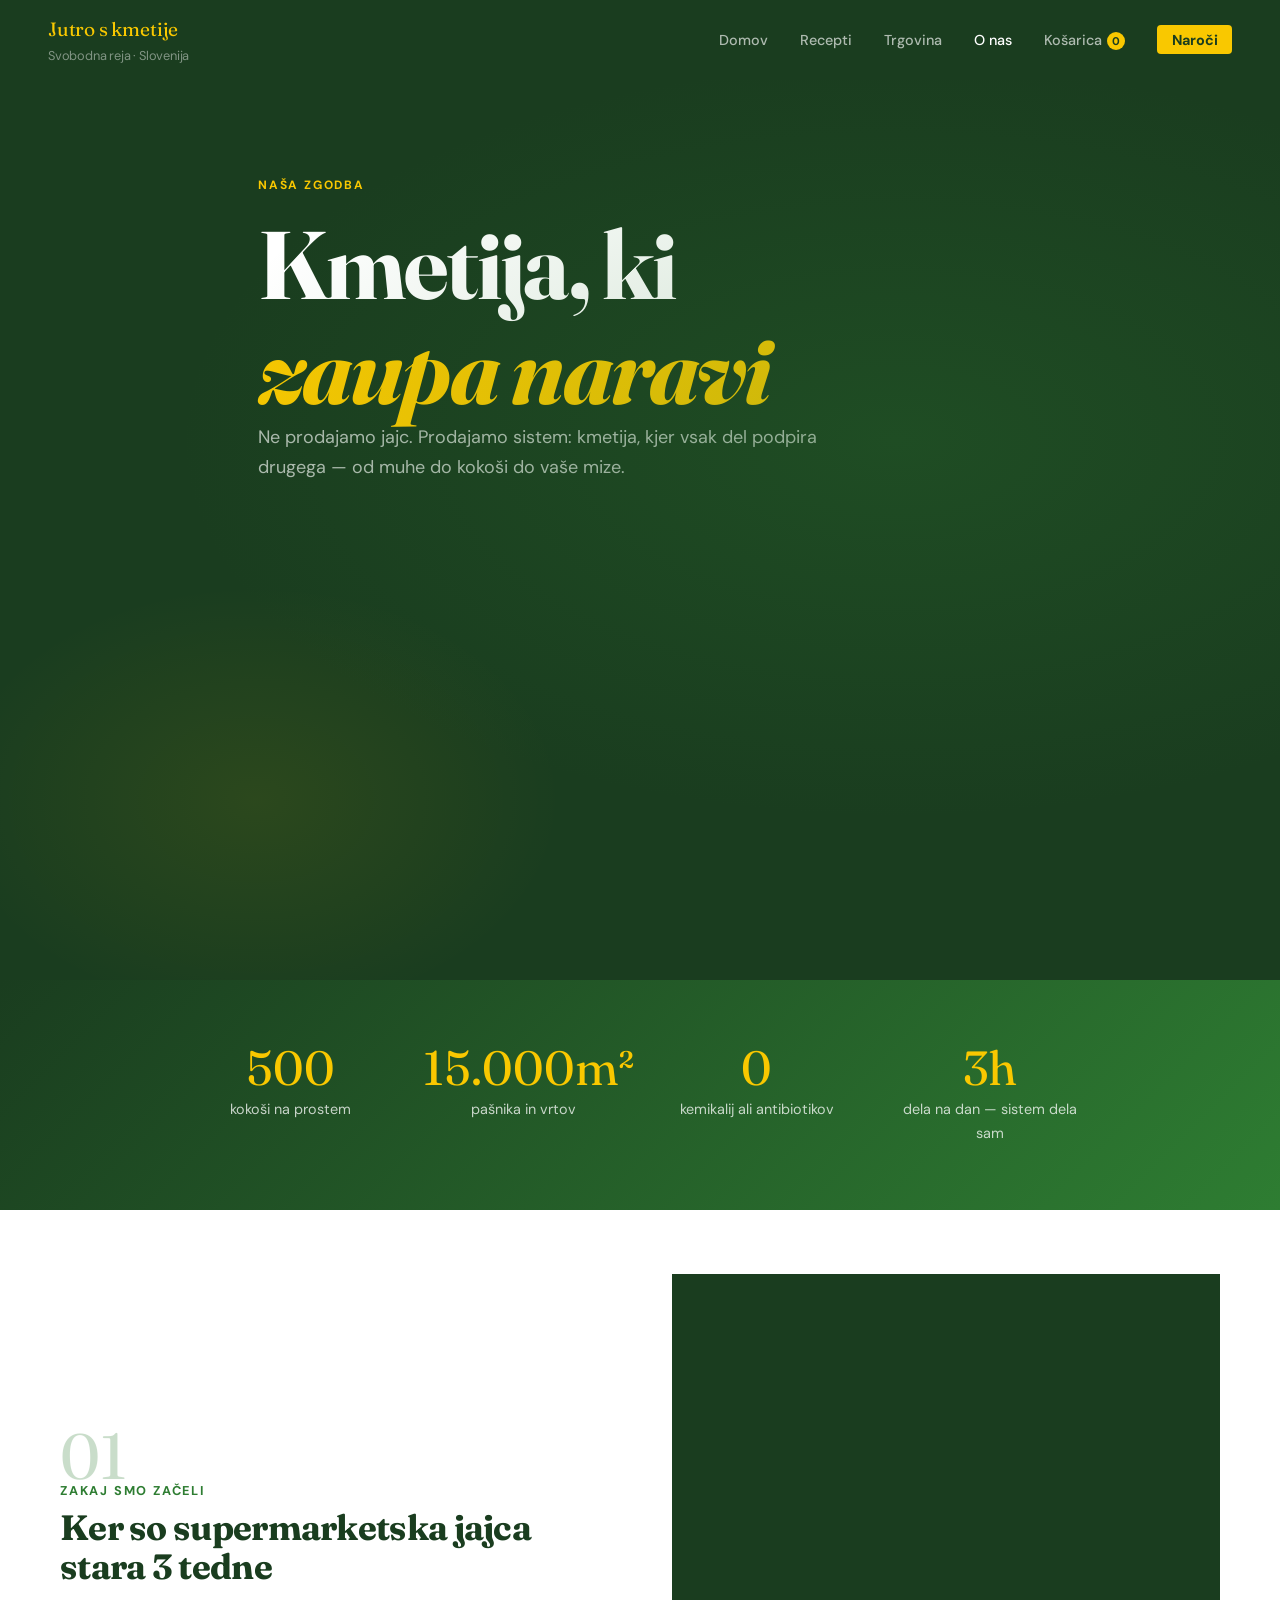
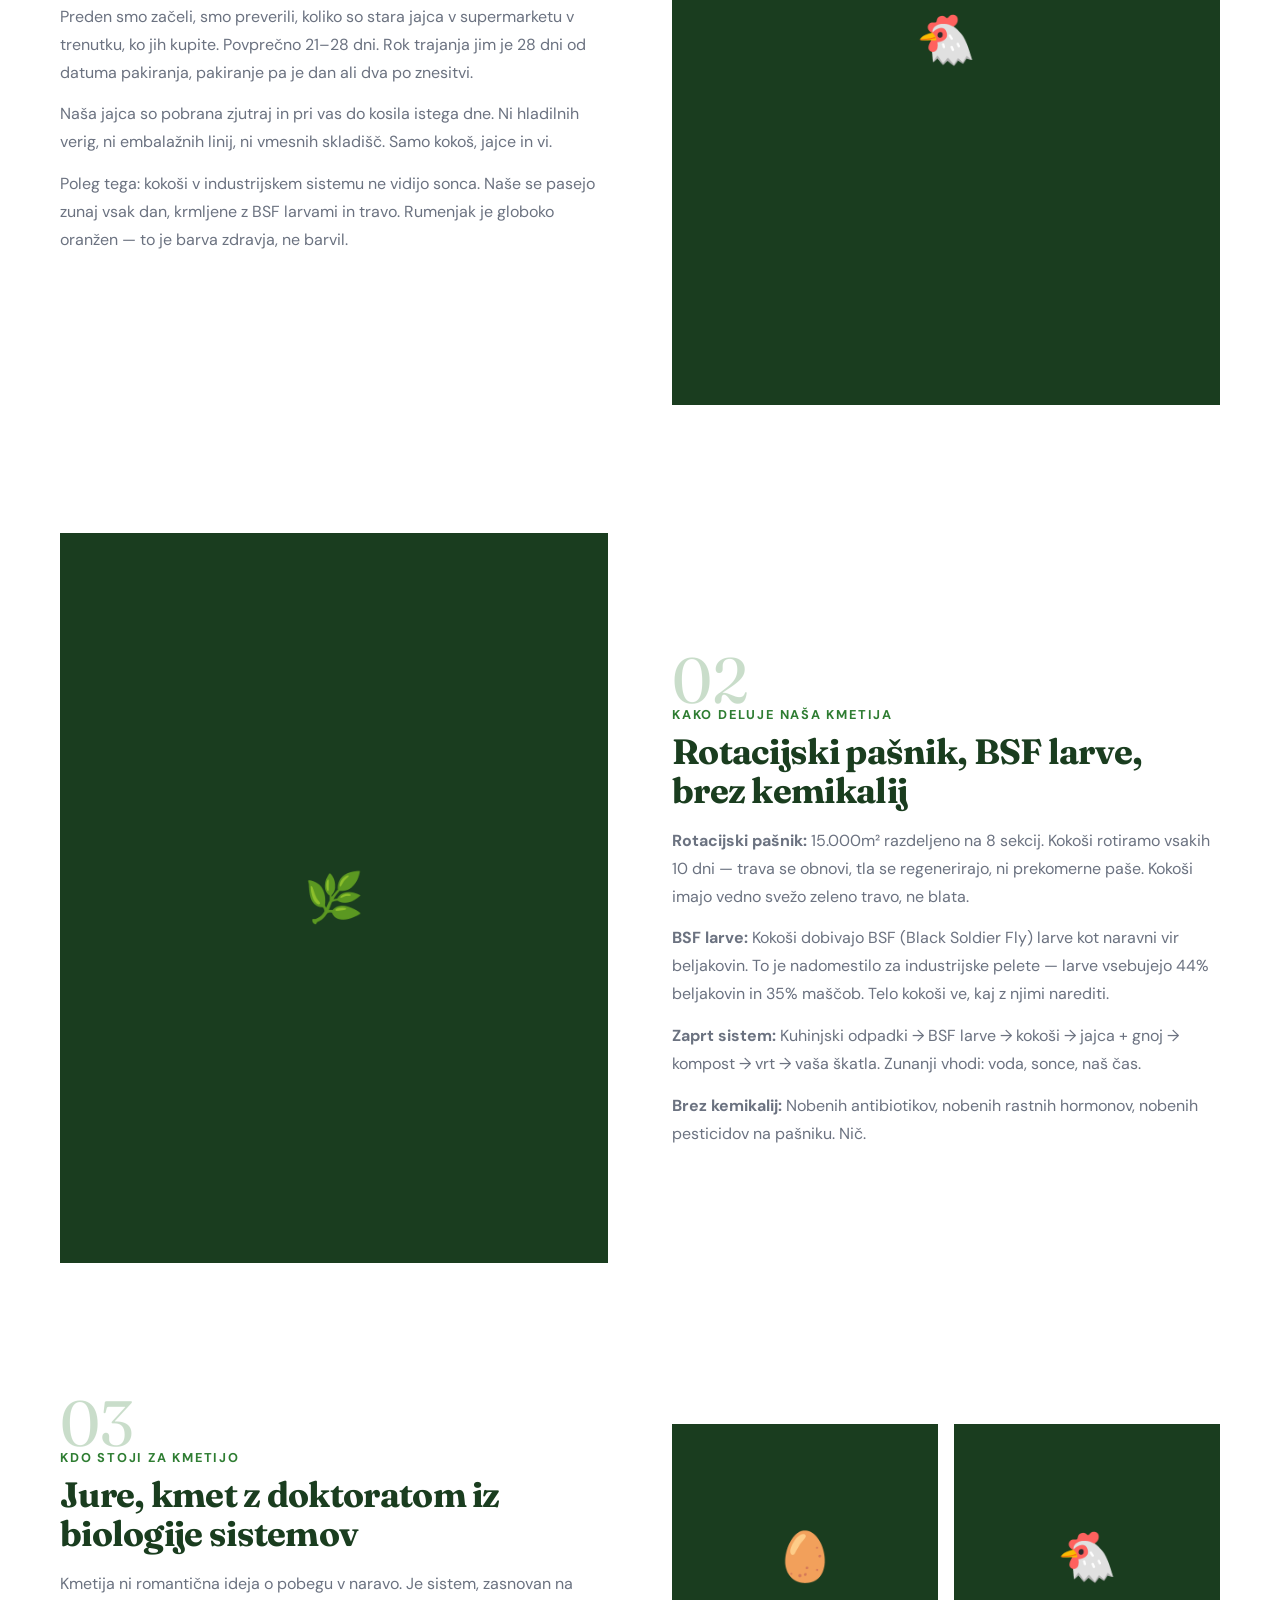
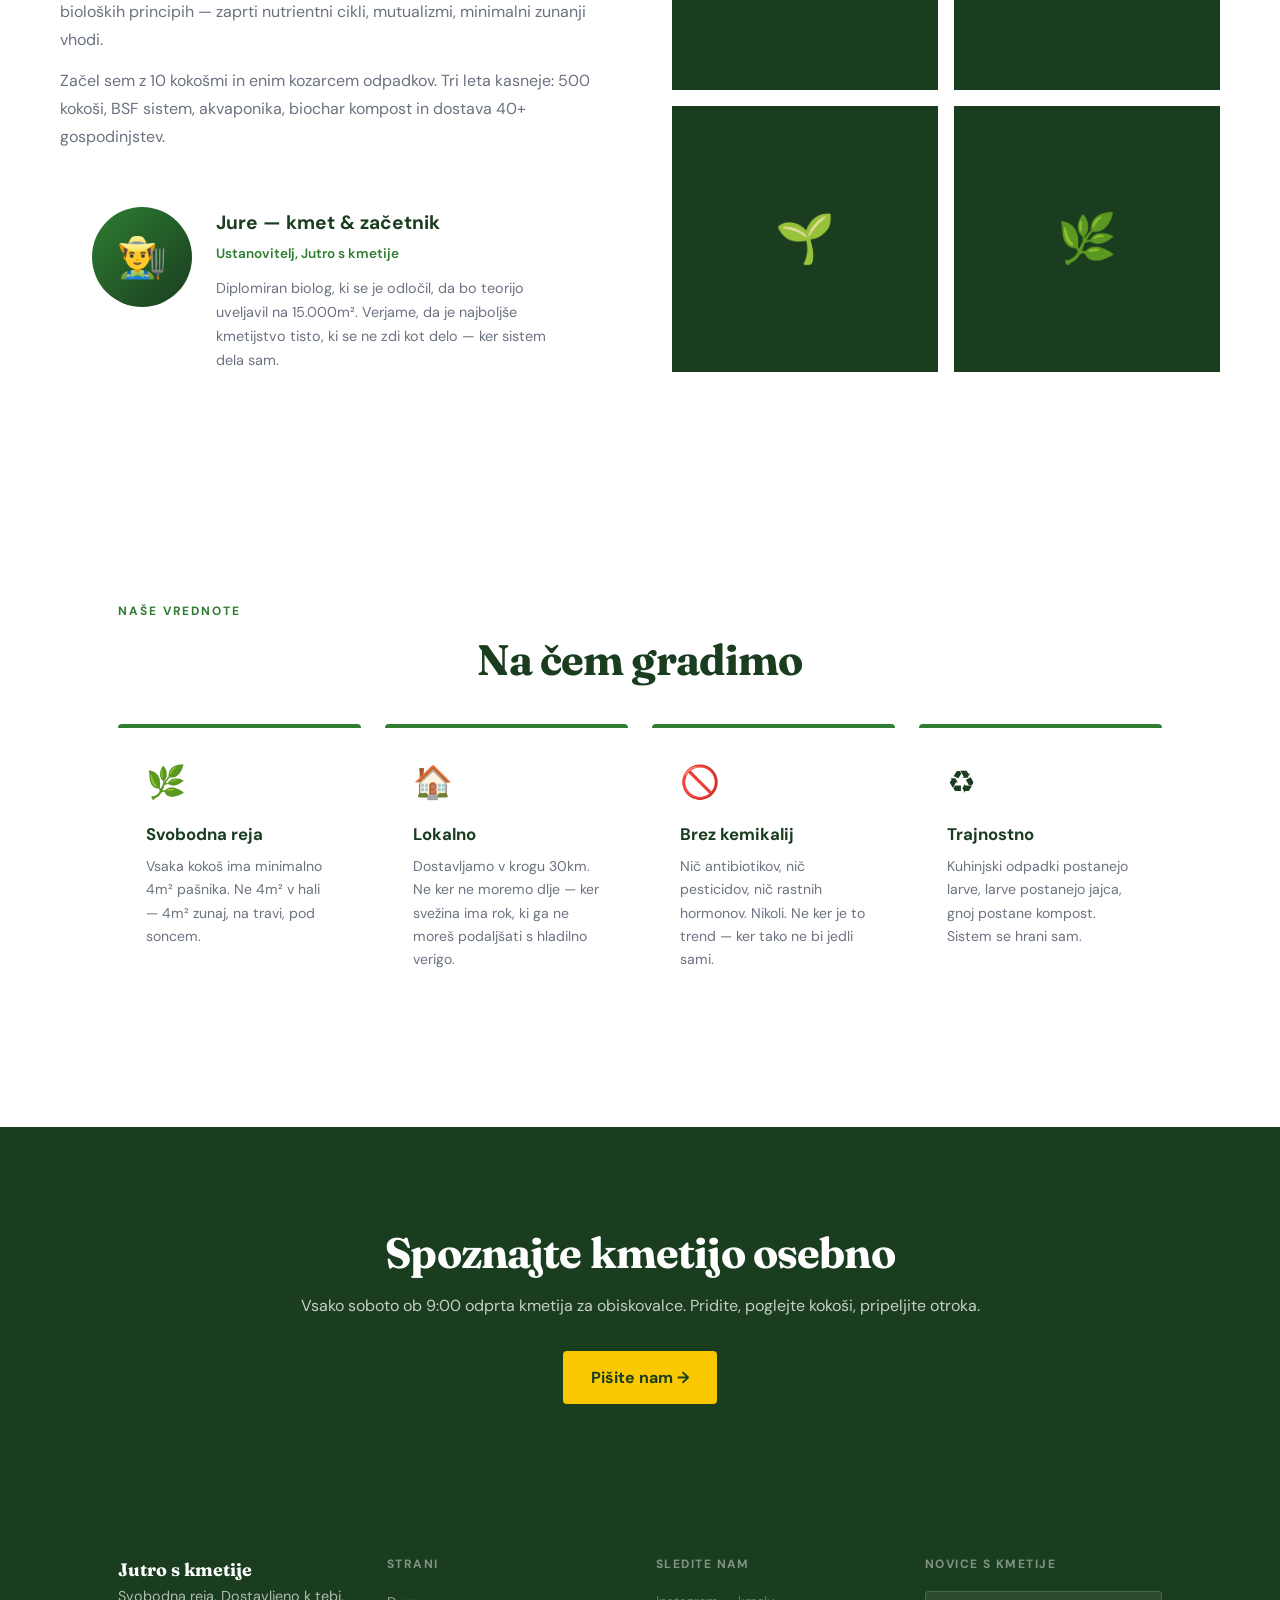
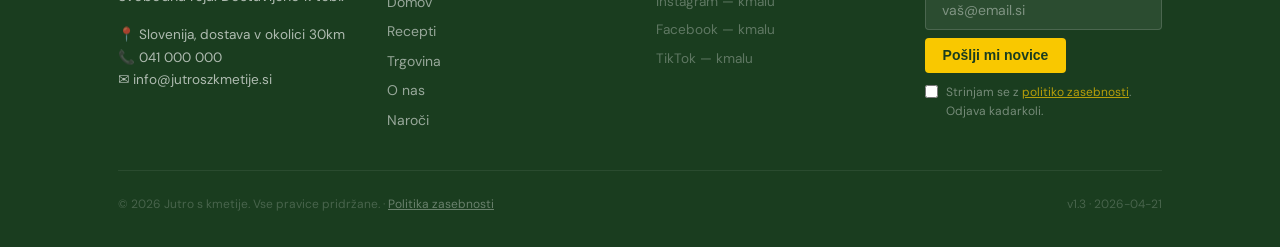
<file: about.html>
<!DOCTYPE html>
<html lang="sl">
<head>
  <meta charset="UTF-8">
  <meta name="viewport" content="width=device-width, initial-scale=1.0">
  <title>O nas — Jutro s kmetije</title>
  <meta name="description" content="Spoznajte kmetijo, ki ji zaupamo naravi. Zgodba o svobodni reji, trajnostnem kmetijstvu in jajcih, ki so res sveža.">
  <meta property="og:title" content="O nas — Jutro s kmetije">
  <meta property="og:description" content="Spoznajte kmetijo, ki ji zaupamo naravi. Zgodba o svobodni reji in trajnostnem kmetijstvu.">
  <link rel="preconnect" href="https://fonts.googleapis.com">
  <link rel="preconnect" href="https://fonts.gstatic.com" crossorigin>
  <link href="https://fonts.googleapis.com/css2?family=Fraunces:ital,opsz,wght@0,9..144,700;1,9..144,400&family=DM+Sans:wght@400;600&display=swap" rel="stylesheet">
  <link rel="stylesheet" href="style.css">
  <style>
    .story-section { padding: 4rem 1.5rem; }
    .story-section:nth-child(even) { background: var(--white); }
    .story-grid { display: grid; grid-template-columns: 1fr 1fr; gap: 4rem; align-items: center; max-width: 1160px; margin: 0 auto; }
    .story-grid.reversed { direction: rtl; }
    .story-grid.reversed > * { direction: ltr; }
    @media (max-width: 767px) { .story-grid { grid-template-columns: 1fr; gap: 2rem; } .story-grid.reversed { direction: ltr; } }
    .story-num { font-family: 'Fraunces', serif; font-size: 4rem; color: var(--green); opacity: .25; line-height: 1; margin-bottom: -.5rem; }
    .story-label { font-size: .8rem; text-transform: uppercase; letter-spacing: .14em; color: var(--green); font-weight: 700; }
    .story-title { font-size: clamp(1.6rem, 3.5vw, 2.2rem); margin: .5rem 0 1rem; }
    .story-text { color: var(--gray); line-height: 1.75; }
    .story-text + .story-text { margin-top: .85rem; }

    .stats-banner { background: linear-gradient(135deg, var(--green-dk), var(--green)); color: var(--white); padding: 4rem 1.5rem; }
    .stats-row { display: grid; grid-template-columns: repeat(auto-fit, minmax(160px, 1fr)); gap: 2rem; max-width: 900px; margin: 0 auto; text-align: center; }
    .stat-item .stat-num { font-family: 'Fraunces', serif; font-size: 3rem; color: var(--yellow); line-height: 1; display: block; }
    .stat-item .stat-label { font-size: .9rem; color: rgba(255,255,255,.75); margin-top: .4rem; }

    .values-grid { display: grid; grid-template-columns: repeat(auto-fit, minmax(200px, 1fr)); gap: 1.5rem; }
    .value-card { background: var(--white); border-radius: var(--radius); padding: 1.75rem; box-shadow: var(--shadow); border-top: 4px solid var(--green); }
    .value-icon { font-size: 2rem; margin-bottom: .75rem; }
    .value-title { font-weight: 700; font-size: 1.05rem; margin-bottom: .4rem; }
    .value-desc { font-size: .88rem; color: var(--gray); }

    .farmer-card { background: var(--white); border-radius: var(--radius); padding: 2rem; box-shadow: var(--shadow); display: flex; gap: 1.5rem; align-items: flex-start; }
    @media (max-width: 600px) { .farmer-card { flex-direction: column; } }
    .farmer-avatar { width: 100px; height: 100px; border-radius: 50%; flex-shrink: 0; background: linear-gradient(135deg, var(--green), var(--green-dk)); display: flex; align-items: center; justify-content: center; font-size: 2.5rem; }
    .farmer-name { font-size: 1.2rem; font-weight: 700; margin-bottom: .25rem; }
    .farmer-role { font-size: .85rem; color: var(--green); font-weight: 600; margin-bottom: .75rem; }
    .farmer-bio { font-size: .9rem; color: var(--gray); line-height: 1.65; }
  </style>
</head>
<body>

<!-- NAV -->
<nav class="nav">
  <a href="index.html" class="nav-brand">Jutro s kmetije<span>Svobodna reja · Slovenija</span></a>
  <input type="checkbox" id="nav-toggle" class="nav-toggle">
  <label for="nav-toggle" class="nav-hamburger" aria-label="Meni">
    <span></span><span></span><span></span>
  </label>
  <ul class="nav-links">
    <li><a href="index.html">Domov</a></li>
    <li><a href="recepti.html">Recepti</a></li>
    <li><a href="shop.html">Trgovina</a></li>
    <li><a href="about.html" class="active">O nas</a></li>
    <li><a href="shop.html" class="cart-badge">Košarica <span class="badge-count" id="cart-count">0</span></a></li>
    <li><a href="preorder.html" class="btn-nav">Naroči</a></li>
  </ul>
</nav>

<!-- HERO -->
<section class="hero" style="padding:6rem 1.5rem 5rem;">
  <div class="container hero-inner">
    <p class="hero-label" style="color:var(--yellow);">Naša zgodba</p>
    <h1 style="color:var(--white);">Kmetija, ki<br><em style="color:var(--yellow);font-style:italic;">zaupa naravi</em></h1>
    <p class="hero-tagline">Ne prodajamo jajc. Prodajamo sistem: kmetija, kjer vsak del podpira drugega — od muhe do kokoši do vaše mize.</p>
  </div>
</section>

<!-- STATS BANNER -->
<div class="stats-banner">
  <div class="stats-row">
    <div class="stat-item">
      <span class="stat-num">500</span>
      <div class="stat-label">kokoši na prostem</div>
    </div>
    <div class="stat-item">
      <span class="stat-num">15.000m²</span>
      <div class="stat-label">pašnika in vrtov</div>
    </div>
    <div class="stat-item">
      <span class="stat-num">0</span>
      <div class="stat-label">kemikalij ali antibiotikov</div>
    </div>
    <div class="stat-item">
      <span class="stat-num">3h</span>
      <div class="stat-label">dela na dan — sistem dela sam</div>
    </div>
  </div>
</div>

<!-- STORY 1: Zakaj -->
<section class="story-section bg-offwhite">
  <div class="story-grid">
    <div>
      <div class="story-num">01</div>
      <p class="story-label">Zakaj smo začeli</p>
      <h2 class="story-title">Ker so supermarketska jajca stara 3 tedne</h2>
      <p class="story-text">Preden smo začeli, smo preverili, koliko so stara jajca v supermarketu v trenutku, ko jih kupite. Povprečno 21–28 dni. Rok trajanja jim je 28 dni od datuma pakiranja, pakiranje pa je dan ali dva po znesitvi.</p>
      <p class="story-text">Naša jajca so pobrana zjutraj in pri vas do kosila istega dne. Ni hladilnih verig, ni embalažnih linij, ni vmesnih skladišč. Samo kokoš, jajce in vi.</p>
      <p class="story-text">Poleg tega: kokoši v industrijskem sistemu ne vidijo sonca. Naše se pasejo zunaj vsak dan, krmljene z BSF larvami in travo. Rumenjak je globoko oranžen — to je barva zdravja, ne barvil.</p>
    </div>
    <div>
      <div class="photo-placeholder tall">🐔</div>
    </div>
  </div>
</section>

<!-- STORY 2: Kako -->
<section class="story-section bg-white">
  <div class="story-grid reversed">
    <div>
      <div class="story-num">02</div>
      <p class="story-label">Kako deluje naša kmetija</p>
      <h2 class="story-title">Rotacijski pašnik, BSF larve, brez kemikalij</h2>
      <p class="story-text"><strong>Rotacijski pašnik:</strong> 15.000m² razdeljeno na 8 sekcij. Kokoši rotiramo vsakih 10 dni — trava se obnovi, tla se regenerirajo, ni prekomerne paše. Kokoši imajo vedno svežo zeleno travo, ne blata.</p>
      <p class="story-text"><strong>BSF larve:</strong> Kokoši dobivajo BSF (Black Soldier Fly) larve kot naravni vir beljakovin. To je nadomestilo za industrijske pelete — larve vsebujejo 44% beljakovin in 35% maščob. Telo kokoši ve, kaj z njimi narediti.</p>
      <p class="story-text"><strong>Zaprt sistem:</strong> Kuhinjski odpadki → BSF larve → kokoši → jajca + gnoj → kompost → vrt → vaša škatla. Zunanji vhodi: voda, sonce, naš čas.</p>
      <p class="story-text"><strong>Brez kemikalij:</strong> Nobenih antibiotikov, nobenih rastnih hormonov, nobenih pesticidov na pašniku. Nič.</p>
    </div>
    <div>
      <div class="photo-placeholder tall">🌿</div>
    </div>
  </div>
</section>

<!-- STORY 3: Kdo -->
<section class="story-section bg-offwhite">
  <div class="story-grid">
    <div>
      <div class="story-num">03</div>
      <p class="story-label">Kdo stoji za kmetijo</p>
      <h2 class="story-title">Jure, kmet z doktoratom iz biologije sistemov</h2>
      <p class="story-text">Kmetija ni romantična ideja o pobegu v naravo. Je sistem, zasnovan na bioloških principih — zaprti nutrientni cikli, mutualizmi, minimalni zunanji vhodi.</p>
      <p class="story-text">Začel sem z 10 kokošmi in enim kozarcem odpadkov. Tri leta kasneje: 500 kokoši, BSF sistem, akvaponika, biochar kompost in dostava 40+ gospodinjstev.</p>
      <div class="farmer-card" style="margin-top:1.5rem;">
        <div class="farmer-avatar">👨‍🌾</div>
        <div>
          <div class="farmer-name">Jure — kmet & začetnik</div>
          <div class="farmer-role">Ustanovitelj, Jutro s kmetije</div>
          <p class="farmer-bio">Diplomiran biolog, ki se je odločil, da bo teorijo uveljavil na 15.000m². Verjame, da je najboljše kmetijstvo tisto, ki se ne zdi kot delo — ker sistem dela sam.</p>
        </div>
      </div>
    </div>
    <div>
      <div class="photo-grid">
        <div class="photo-placeholder square">🥚</div>
        <div class="photo-placeholder square">🐔</div>
        <div class="photo-placeholder square">🌱</div>
        <div class="photo-placeholder square">🌿</div>
      </div>
    </div>
  </div>
</section>

<!-- VALUES -->
<section class="section bg-white">
  <div class="container">
    <p class="section-label text-center">Naše vrednote</p>
    <h2 class="section-title text-center">Na čem gradimo</h2>
    <div class="values-grid" style="margin-top:2.5rem;">
      <div class="value-card">
        <div class="value-icon">🌿</div>
        <div class="value-title">Svobodna reja</div>
        <p class="value-desc">Vsaka kokoš ima minimalno 4m² pašnika. Ne 4m² v hali — 4m² zunaj, na travi, pod soncem.</p>
      </div>
      <div class="value-card">
        <div class="value-icon">🏠</div>
        <div class="value-title">Lokalno</div>
        <p class="value-desc">Dostavljamo v krogu 30km. Ne ker ne moremo dlje — ker svežina ima rok, ki ga ne moreš podaljšati s hladilno verigo.</p>
      </div>
      <div class="value-card">
        <div class="value-icon">🚫</div>
        <div class="value-title">Brez kemikalij</div>
        <p class="value-desc">Nič antibiotikov, nič pesticidov, nič rastnih hormonov. Nikoli. Ne ker je to trend — ker tako ne bi jedli sami.</p>
      </div>
      <div class="value-card">
        <div class="value-icon">♻️</div>
        <div class="value-title">Trajnostno</div>
        <p class="value-desc">Kuhinjski odpadki postanejo larve, larve postanejo jajca, gnoj postane kompost. Sistem se hrani sam.</p>
      </div>
    </div>
  </div>
</section>

<!-- CTA BANNER -->
<div class="cta-banner">
  <div class="container">
    <h2>Spoznajte kmetijo osebno</h2>
    <p>Vsako soboto ob 9:00 odprta kmetija za obiskovalce. Pridite, poglejte kokoši, pripeljite otroka.</p>
    <a href="preorder.html" class="btn btn-primary">Pišite nam →</a>
  </div>
</div>

<!-- FOOTER -->
<footer class="footer">
  <div class="container">
    <div class="footer-grid">
      <div>
        <div class="footer-brand">Jutro s kmetije</div>
        <p style="font-size:.9rem;margin-bottom:1rem;">Svobodna reja. Dostavljeno k tebi.</p>
        <p style="font-size:.85rem;">📍 Slovenija, dostava v okolici 30km</p>
        <p style="font-size:.85rem;">📞 <a href="tel:+38641000000">041 000 000</a></p>
        <p style="font-size:.85rem;">✉️ <a href="mailto:info@jutroszkmetije.si">info@jutroszkmetije.si</a></p>
      </div>
      <div>
        <h4>Strani</h4>
        <ul>
          <li><a href="index.html">Domov</a></li>
          <li><a href="recepti.html">Recepti</a></li>
          <li><a href="shop.html">Trgovina</a></li>
          <li><a href="about.html">O nas</a></li>
          <li><a href="preorder.html">Naroči</a></li>
        </ul>
      </div>
      <div>
        <h4>Sledite nam</h4>
        <!-- TODO: Zamenjajte # z resničnimi URL-ji profilov -->
        <ul>
          <li style="color:rgba(255,255,255,.3);font-size:.85rem;">Instagram — kmalu</li>
          <li style="color:rgba(255,255,255,.3);font-size:.85rem;">Facebook — kmalu</li>
          <li style="color:rgba(255,255,255,.3);font-size:.85rem;">TikTok — kmalu</li>
        </ul>
      </div>
      <div>
        <h4>Novice s kmetije</h4>
        <form class="newsletter-form" onsubmit="event.preventDefault();this.innerHTML='<p style=color:var(--yellow);font-size:.9rem;>Hvala! 🥚</p>'">
          <input type="email" placeholder="vaš@email.si" required autocomplete="email">
          <button type="submit">Pošlji mi novice</button>
        </form>
        <label style="display:flex;align-items:flex-start;gap:.5rem;margin-top:.6rem;font-size:.75rem;color:rgba(255,255,255,.4);cursor:pointer;">
          <input type="checkbox" required style="margin-top:2px;flex-shrink:0;accent-color:var(--yellow);">
          <span>Strinjam se z <a href="privacy.html" style="color:rgba(249,200,0,.7);text-decoration:underline;">politiko zasebnosti</a>. Odjava kadarkoli.</span>
        </label>
      </div>
    </div>
    <div class="footer-bottom">
      <span>© 2026 Jutro s kmetije. Vse pravice pridržane. · <a href="privacy.html" style="color:rgba(255,255,255,.35);text-decoration:underline;">Politika zasebnosti</a></span>
      <span>v1.3 · 2026-04-21</span>
    </div>
  </div>
</footer>

<script>
  function updateCartBadge() {
    const cart = JSON.parse(localStorage.getItem('jsk_cart') || '[]');
    const total = cart.reduce((s, i) => s + i.qty, 0);
    document.getElementById('cart-count').textContent = total;
  }
  updateCartBadge();
</script>
</body>
</html>
</file>
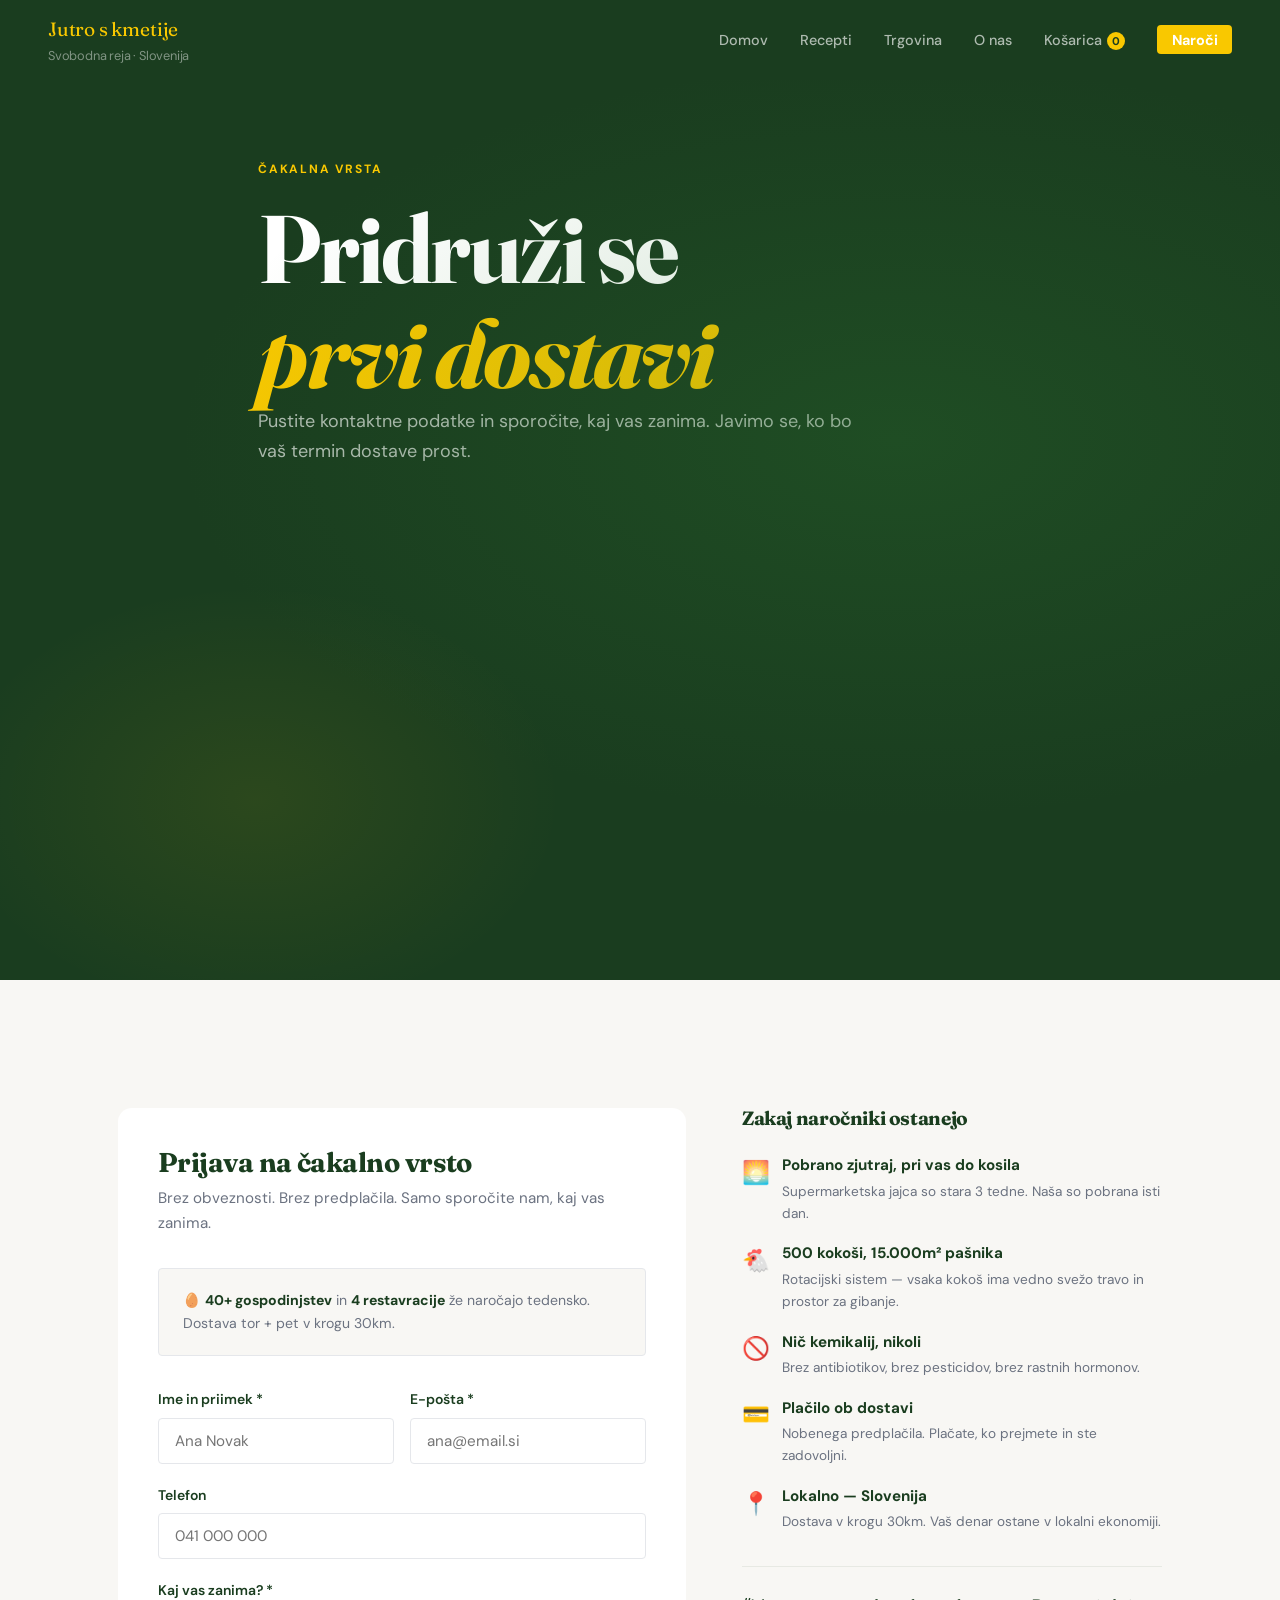
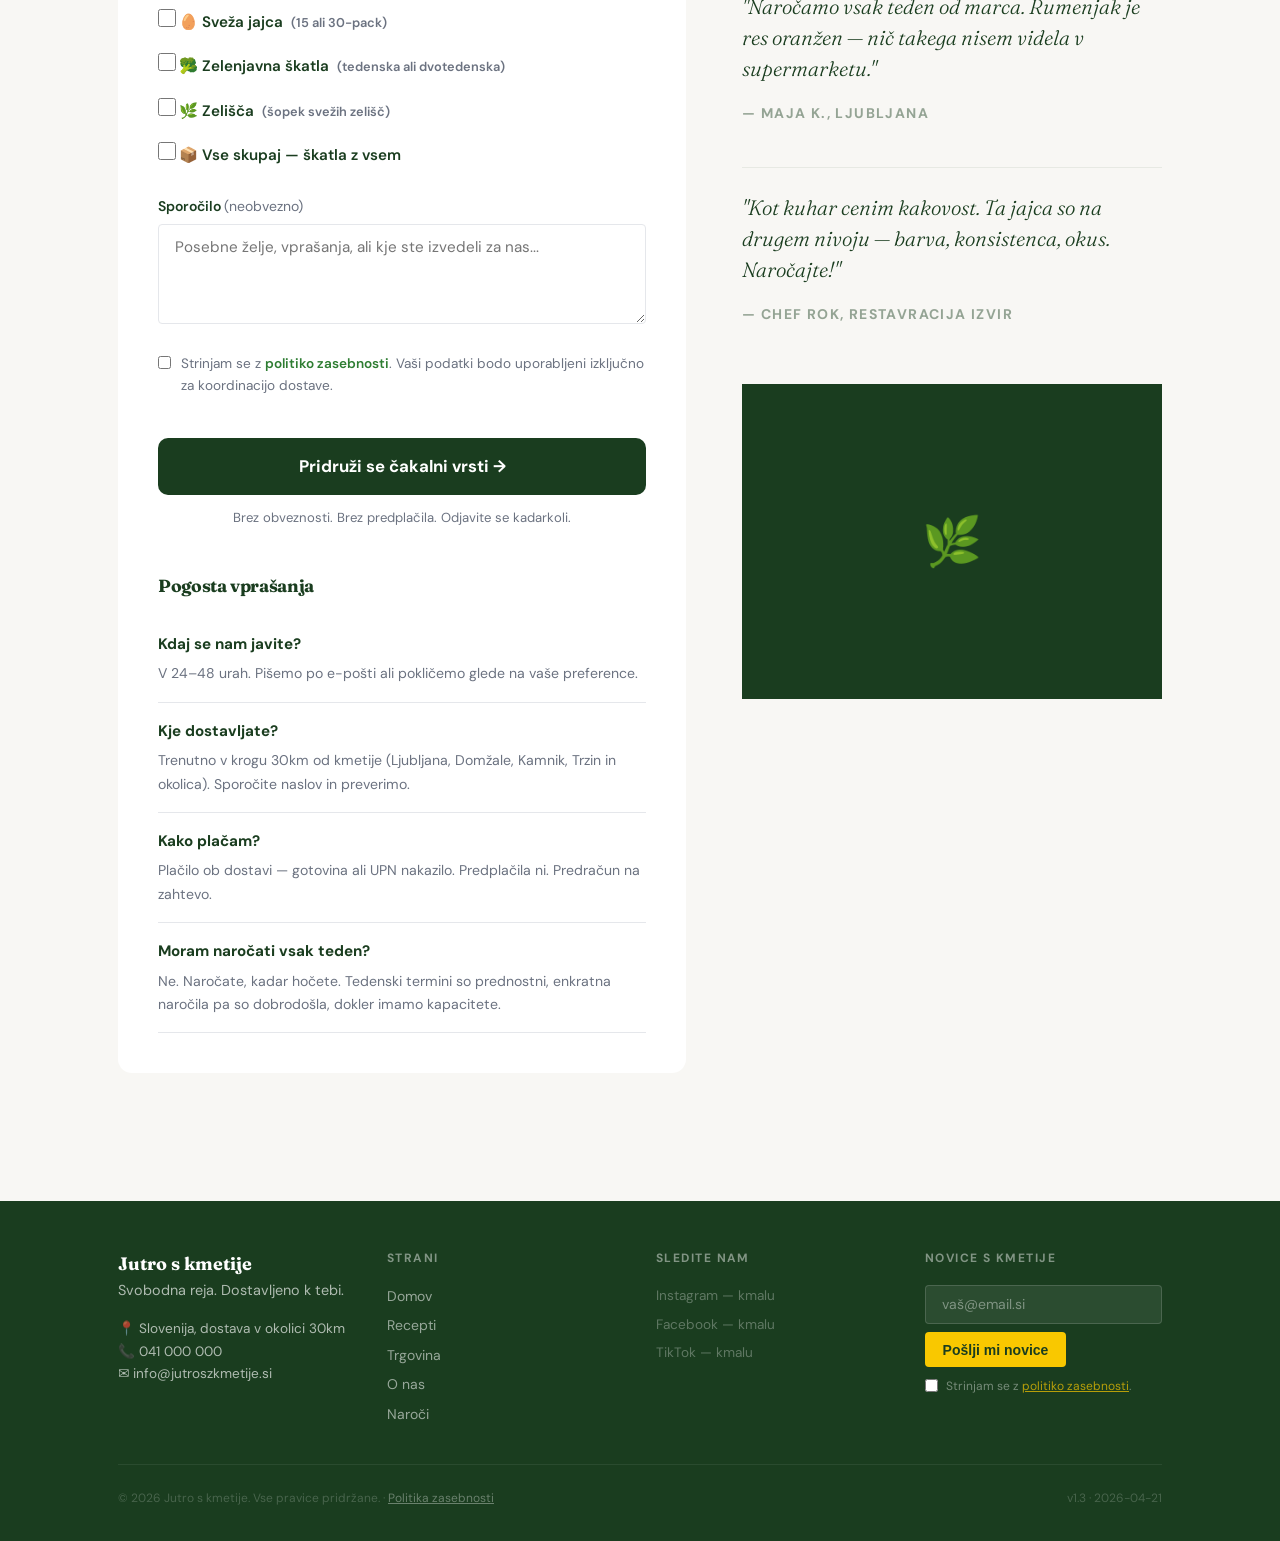
<file: preorder.html>
<!DOCTYPE html>
<html lang="sl">
<head>
  <meta charset="UTF-8">
  <meta name="viewport" content="width=device-width, initial-scale=1.0">
  <title>Prednaroči — Jutro s kmetije</title>
  <meta name="description" content="Pridruži se čakalni vrsti. Sveža jajca, zelenjavna škatla ali zelišča — dostavljeno k tebi.">
  <meta property="og:title" content="Pridruži se čakalni vrsti — Jutro s kmetije">
  <meta property="og:description" content="Sveža jajca, zelenjavna škatla ali zelišča — dostavljeno k tebi. Prijavi se na čakalno vrsto.">
  <link rel="preconnect" href="https://fonts.googleapis.com">
  <link rel="preconnect" href="https://fonts.gstatic.com" crossorigin>
  <link href="https://fonts.googleapis.com/css2?family=Fraunces:ital,opsz,wght@0,9..144,700;1,9..144,400&family=DM+Sans:wght@400;600&display=swap" rel="stylesheet">
  <link rel="stylesheet" href="style.css">
  <style>
    .preorder-layout {
      display: grid;
      grid-template-columns: 1fr 420px;
      gap: 3.5rem;
      align-items: start;
    }
    @media (max-width: 860px) { .preorder-layout { grid-template-columns: 1fr; } }

    .preorder-card {
      background: var(--white);
      border-radius: 14px;
      box-shadow: var(--shadow);
      padding: 2.5rem;
    }
    .preorder-card h2 { margin-bottom: .5rem; font-size: 1.7rem; }
    .preorder-card .subtitle { color: var(--gray); margin-bottom: 2rem; font-size: .95rem; }

    .checkbox-group { display: flex; flex-direction: column; gap: .75rem; }
    .checkbox-item { display: flex; align-items: center; gap: .75rem; cursor: pointer; }
    .checkbox-item input[type="checkbox"] {
      width: 18px; height: 18px;
      accent-color: var(--green);
      cursor: pointer;
    }
    .checkbox-item span { font-size: .95rem; }
    .checkbox-item em { font-size: .8rem; color: var(--gray); font-style: normal; margin-left: .25rem; }

    .trust-list { display: flex; flex-direction: column; gap: 1rem; }
    .trust-item { display: flex; gap: .75rem; align-items: flex-start; }
    .trust-icon { font-size: 1.4rem; flex-shrink: 0; margin-top: .1rem; }
    .trust-title { font-weight: 700; font-size: .95rem; margin-bottom: .15rem; }
    .trust-desc { font-size: .85rem; color: var(--gray); }

    .social-proof-strip {
      background: var(--offwhite);
      border-radius: var(--radius);
      padding: 1.25rem 1.5rem;
      border: 1.5px solid var(--gray-lt);
      margin-bottom: 2rem;
    }
    .social-proof-strip p { font-size: .88rem; color: var(--gray); margin: 0; }
    .social-proof-strip strong { color: var(--green-dk); }

    .submit-btn {
      width: 100%;
      padding: 1.1rem;
      font-size: 1.05rem;
      font-family: 'DM Sans', sans-serif;
      font-weight: 700;
      background: var(--green-dk);
      color: var(--white);
      border: none;
      border-radius: 10px;
      cursor: pointer;
      transition: background .2s, transform .2s;
      margin-top: 1.5rem;
    }
    .submit-btn:hover { background: var(--green); transform: translateY(-2px); }
    .submit-note { text-align: center; font-size: .82rem; color: var(--gray); margin-top: .75rem; }

    .thank-you {
      display: none;
      text-align: center;
      padding: 2rem 0;
    }
    .thank-you .ty-icon { font-size: 4rem; margin-bottom: 1rem; }
    .thank-you h3 { font-size: 1.6rem; margin-bottom: .5rem; }
    .thank-you p { color: var(--gray); font-size: .95rem; }

    .faq { margin-top: 3rem; }
    .faq h3 { font-size: 1.1rem; margin-bottom: 1.25rem; }
    .faq-item { border-bottom: 1.5px solid var(--gray-lt); padding: 1rem 0; }
    .faq-q { font-weight: 700; font-size: .95rem; margin-bottom: .35rem; }
    .faq-a { font-size: .88rem; color: var(--gray); }
  </style>
</head>
<body>

<!-- NAV -->
<nav class="nav">
  <a href="index.html" class="nav-brand">Jutro s kmetije<span>Svobodna reja · Slovenija</span></a>
  <input type="checkbox" id="nav-toggle" class="nav-toggle">
  <label for="nav-toggle" class="nav-hamburger" aria-label="Meni">
    <span></span><span></span><span></span>
  </label>
  <ul class="nav-links">
    <li><a href="index.html">Domov</a></li>
    <li><a href="recepti.html">Recepti</a></li>
    <li><a href="shop.html">Trgovina</a></li>
    <li><a href="about.html">O nas</a></li>
    <li><a href="shop.html" class="cart-badge">Košarica <span class="badge-count" id="cart-count">0</span></a></li>
    <li><a href="preorder.html" class="btn-nav active">Naroči</a></li>
  </ul>
</nav>

<!-- HERO -->
<section class="hero" style="padding:5rem 1.5rem 4rem;">
  <div class="container hero-inner">
    <p class="hero-label" style="color:var(--yellow);">Čakalna vrsta</p>
    <h1 style="color:var(--white);">Pridruži se<br><em style="color:var(--yellow);font-style:italic;">prvi dostavi</em></h1>
    <p class="hero-tagline">Pustite kontaktne podatke in sporočite, kaj vas zanima. Javimo se, ko bo vaš termin dostave prost.</p>
  </div>
</section>

<!-- MAIN CONTENT -->
<section class="section bg-offwhite">
  <div class="container">
    <div class="preorder-layout">

      <!-- Left: form -->
      <div class="preorder-card">
        <h2>Prijava na čakalno vrsto</h2>
        <p class="subtitle">Brez obveznosti. Brez predplačila. Samo sporočite nam, kaj vas zanima.</p>

        <div class="social-proof-strip">
          <p>🥚 <strong>40+ gospodinjstev</strong> in <strong>4 restavracije</strong> že naročajo tedensko. Dostava tor + pet v krogu 30km.</p>
        </div>

        <!-- Thank you state -->
        <div class="thank-you" id="thank-you">
          <div class="ty-icon">🥚</div>
          <h3>Hvala za prijavo!</h3>
          <p>Vaši podatki so pri nas. Javimo se v 48h s podrobnostmi glede prve dostave.</p>
          <p style="margin-top:1rem;"><a href="index.html" style="color:var(--green);font-weight:700;">← Nazaj na domačo stran</a></p>
        </div>

        <!-- Form -->
        <form id="preorder-form" action="https://formspree.io/f/YOURFORMID" method="POST" onsubmit="handlePreorder(event)">
          <input type="hidden" name="_subject" value="Nova prijava čakalna vrsta — Jutro s kmetije">

          <div class="form-row">
            <div class="form-group">
              <label for="ime">Ime in priimek *</label>
              <input type="text" id="ime" name="ime" placeholder="Ana Novak" required autocomplete="name">
            </div>
            <div class="form-group">
              <label for="email">E-pošta *</label>
              <input type="email" id="email" name="email" placeholder="ana@email.si" required autocomplete="email">
            </div>
          </div>
          <div class="form-group">
            <label for="telefon">Telefon</label>
            <input type="tel" id="telefon" name="telefon" placeholder="041 000 000" autocomplete="tel">
          </div>

          <div class="form-group">
            <label>Kaj vas zanima? *</label>
            <div class="checkbox-group">
              <label class="checkbox-item">
                <input type="checkbox" name="zanima" value="jajca">
                <span>🥚 Sveža jajca <em>(15 ali 30-pack)</em></span>
              </label>
              <label class="checkbox-item">
                <input type="checkbox" name="zanima" value="zelenjavna_skatla">
                <span>🥦 Zelenjavna škatla <em>(tedenska ali dvotedenska)</em></span>
              </label>
              <label class="checkbox-item">
                <input type="checkbox" name="zanima" value="zelisca">
                <span>🌿 Zelišča <em>(šopek svežih zelišč)</em></span>
              </label>
              <label class="checkbox-item">
                <input type="checkbox" name="zanima" value="vse">
                <span>📦 Vse skupaj — škatla z vsem</span>
              </label>
            </div>
          </div>

          <div class="form-group">
            <label for="sporocilo">Sporočilo <span style="color:var(--gray);font-weight:400;">(neobvezno)</span></label>
            <textarea id="sporocilo" name="sporocilo" placeholder="Posebne želje, vprašanja, ali kje ste izvedeli za nas..."></textarea>
          </div>

          <label style="display:flex;align-items:flex-start;gap:.6rem;margin-bottom:1rem;font-size:.85rem;color:var(--gray);cursor:pointer;">
            <input type="checkbox" required name="gdpr" style="margin-top:3px;flex-shrink:0;accent-color:var(--green);">
            <span>Strinjam se z <a href="privacy.html" style="color:var(--green);font-weight:600;">politiko zasebnosti</a>. Vaši podatki bodo uporabljeni izključno za koordinacijo dostave.</span>
          </label>
          <button type="submit" class="submit-btn">Pridruži se čakalni vrsti →</button>
          <p class="submit-note">Brez obveznosti. Brez predplačila. Odjavite se kadarkoli.</p>
        </form>

        <!-- FAQ -->
        <div class="faq">
          <h3>Pogosta vprašanja</h3>
          <div class="faq-item">
            <div class="faq-q">Kdaj se nam javite?</div>
            <div class="faq-a">V 24–48 urah. Pišemo po e-pošti ali pokličemo glede na vaše preference.</div>
          </div>
          <div class="faq-item">
            <div class="faq-q">Kje dostavljate?</div>
            <div class="faq-a">Trenutno v krogu 30km od kmetije (Ljubljana, Domžale, Kamnik, Trzin in okolica). Sporočite naslov in preverimo.</div>
          </div>
          <div class="faq-item">
            <div class="faq-q">Kako plačam?</div>
            <div class="faq-a">Plačilo ob dostavi — gotovina ali UPN nakazilo. Predplačila ni. Predračun na zahtevo.</div>
          </div>
          <div class="faq-item">
            <div class="faq-q">Moram naročati vsak teden?</div>
            <div class="faq-a">Ne. Naročate, kadar hočete. Tedenski termini so prednostni, enkratna naročila pa so dobrodošla, dokler imamo kapacitete.</div>
          </div>
        </div>
      </div>

      <!-- Right: trust signals -->
      <div>
        <h3 style="font-size:1.2rem;margin-bottom:1.5rem;">Zakaj naročniki ostanejo</h3>
        <div class="trust-list">
          <div class="trust-item">
            <div class="trust-icon">🌅</div>
            <div>
              <div class="trust-title">Pobrano zjutraj, pri vas do kosila</div>
              <p class="trust-desc">Supermarketska jajca so stara 3 tedne. Naša so pobrana isti dan.</p>
            </div>
          </div>
          <div class="trust-item">
            <div class="trust-icon">🐔</div>
            <div>
              <div class="trust-title">500 kokoši, 15.000m² pašnika</div>
              <p class="trust-desc">Rotacijski sistem — vsaka kokoš ima vedno svežo travo in prostor za gibanje.</p>
            </div>
          </div>
          <div class="trust-item">
            <div class="trust-icon">🚫</div>
            <div>
              <div class="trust-title">Nič kemikalij, nikoli</div>
              <p class="trust-desc">Brez antibiotikov, brez pesticidov, brez rastnih hormonov.</p>
            </div>
          </div>
          <div class="trust-item">
            <div class="trust-icon">💳</div>
            <div>
              <div class="trust-title">Plačilo ob dostavi</div>
              <p class="trust-desc">Nobenega predplačila. Plačate, ko prejmete in ste zadovoljni.</p>
            </div>
          </div>
          <div class="trust-item">
            <div class="trust-icon">📍</div>
            <div>
              <div class="trust-title">Lokalno — Slovenija</div>
              <p class="trust-desc">Dostava v krogu 30km. Vaš denar ostane v lokalni ekonomiji.</p>
            </div>
          </div>
        </div>

        <!-- Testimonial -->
        <div class="testimonial" style="margin-top:2rem;">
          <blockquote>"Naročamo vsak teden od marca. Rumenjak je res oranžen — nič takega nisem videla v supermarketu."</blockquote>
          <cite>— Maja K., Ljubljana</cite>
        </div>
        <div class="testimonial" style="margin-top:1rem;">
          <blockquote>"Kot kuhar cenim kakovost. Ta jajca so na drugem nivoju — barva, konsistenca, okus. Naročajte!"</blockquote>
          <cite>— Chef Rok, restavracija Izvir</cite>
        </div>

        <!-- Photo placeholder -->
        <div class="photo-placeholder" style="margin-top:2rem;aspect-ratio:4/3;">🌿</div>
      </div>

    </div>
  </div>
</section>

<!-- FOOTER -->
<footer class="footer">
  <div class="container">
    <div class="footer-grid">
      <div>
        <div class="footer-brand">Jutro s kmetije</div>
        <p style="font-size:.9rem;margin-bottom:1rem;">Svobodna reja. Dostavljeno k tebi.</p>
        <p style="font-size:.85rem;">📍 Slovenija, dostava v okolici 30km</p>
        <p style="font-size:.85rem;">📞 <a href="tel:+38641000000">041 000 000</a></p>
        <p style="font-size:.85rem;">✉️ <a href="mailto:info@jutroszkmetije.si">info@jutroszkmetije.si</a></p>
      </div>
      <div>
        <h4>Strani</h4>
        <ul>
          <li><a href="index.html">Domov</a></li>
          <li><a href="recepti.html">Recepti</a></li>
          <li><a href="shop.html">Trgovina</a></li>
          <li><a href="about.html">O nas</a></li>
          <li><a href="preorder.html">Naroči</a></li>
        </ul>
      </div>
      <div>
        <h4>Sledite nam</h4>
        <ul>
          <li style="color:rgba(255,255,255,.3);font-size:.85rem;">Instagram — kmalu</li>
          <li style="color:rgba(255,255,255,.3);font-size:.85rem;">Facebook — kmalu</li>
          <li style="color:rgba(255,255,255,.3);font-size:.85rem;">TikTok — kmalu</li>
        </ul>
      </div>
      <div>
        <h4>Novice s kmetije</h4>
        <form class="newsletter-form" onsubmit="event.preventDefault();this.innerHTML='<p style=color:var(--yellow);font-size:.9rem;>Hvala! 🥚</p>'">
          <input type="email" placeholder="vaš@email.si" required autocomplete="email">
          <button type="submit">Pošlji mi novice</button>
        </form>
        <label style="display:flex;align-items:flex-start;gap:.5rem;margin-top:.6rem;font-size:.75rem;color:rgba(255,255,255,.4);cursor:pointer;">
          <input type="checkbox" required style="margin-top:2px;flex-shrink:0;accent-color:var(--yellow);">
          <span>Strinjam se z <a href="privacy.html" style="color:rgba(249,200,0,.7);text-decoration:underline;">politiko zasebnosti</a>.</span>
        </label>
      </div>
    </div>
    <div class="footer-bottom">
      <span>© 2026 Jutro s kmetije. Vse pravice pridržane. · <a href="privacy.html" style="color:rgba(255,255,255,.35);text-decoration:underline;">Politika zasebnosti</a></span>
      <span>v1.3 · 2026-04-21</span>
    </div>
  </div>
</footer>

<script>
  function updateCartBadge() {
    const cart = JSON.parse(localStorage.getItem('jsk_cart') || '[]');
    const total = cart.reduce((s, i) => s + i.qty, 0);
    document.getElementById('cart-count').textContent = total;
  }
  updateCartBadge();

  function handlePreorder(e) {
    e.preventDefault();
    const form = document.getElementById('preorder-form');
    const checkboxes = form.querySelectorAll('input[type="checkbox"]:checked');
    if (checkboxes.length === 0) {
      alert('Prosimo, izberite vsaj eno možnost (kaj vas zanima).');
      return;
    }
    const data = new FormData(form);
    fetch(form.action, { method: 'POST', body: data, headers: { 'Accept': 'application/json' } })
      .then(() => {
        form.style.display = 'none';
        document.getElementById('thank-you').style.display = 'block';
      })
      .catch(() => {
        // Formspree not configured — show success for demo
        form.style.display = 'none';
        document.getElementById('thank-you').style.display = 'block';
      });
  }
</script>
</body>
</html>
</file>
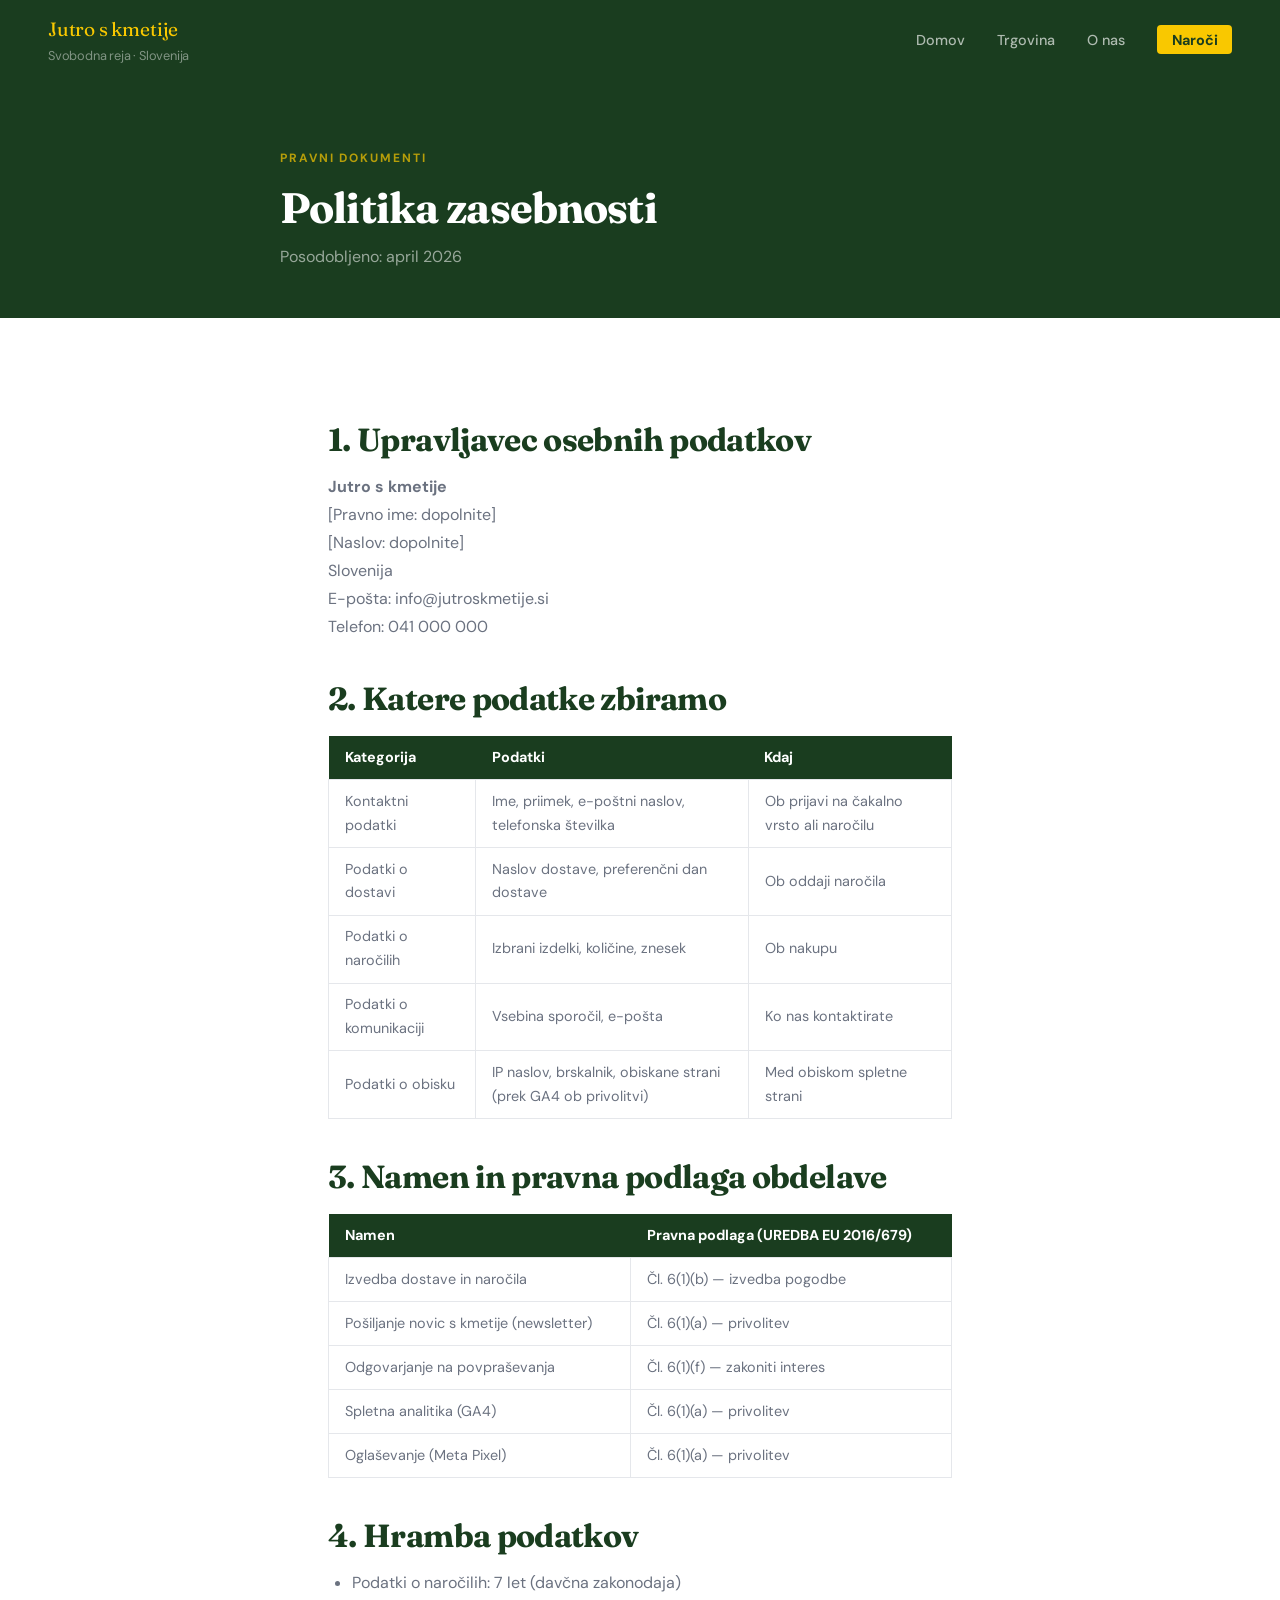
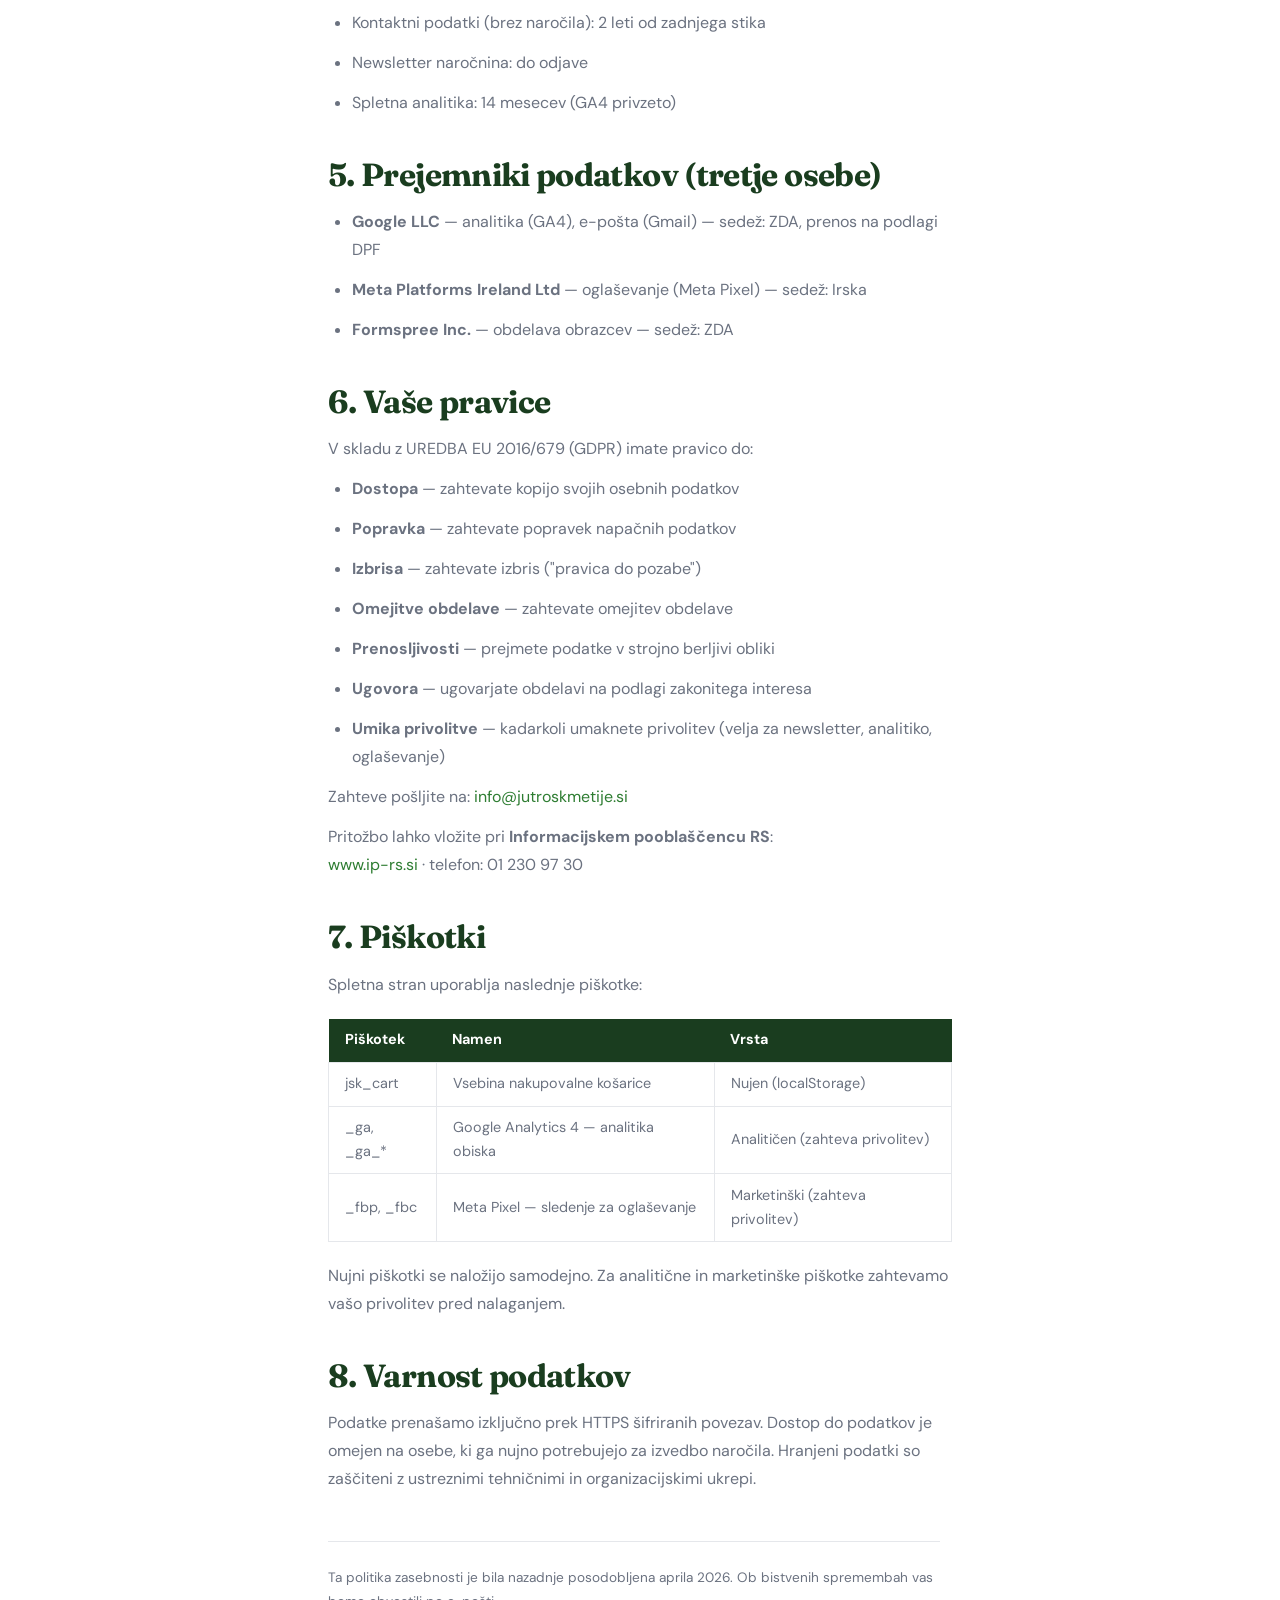
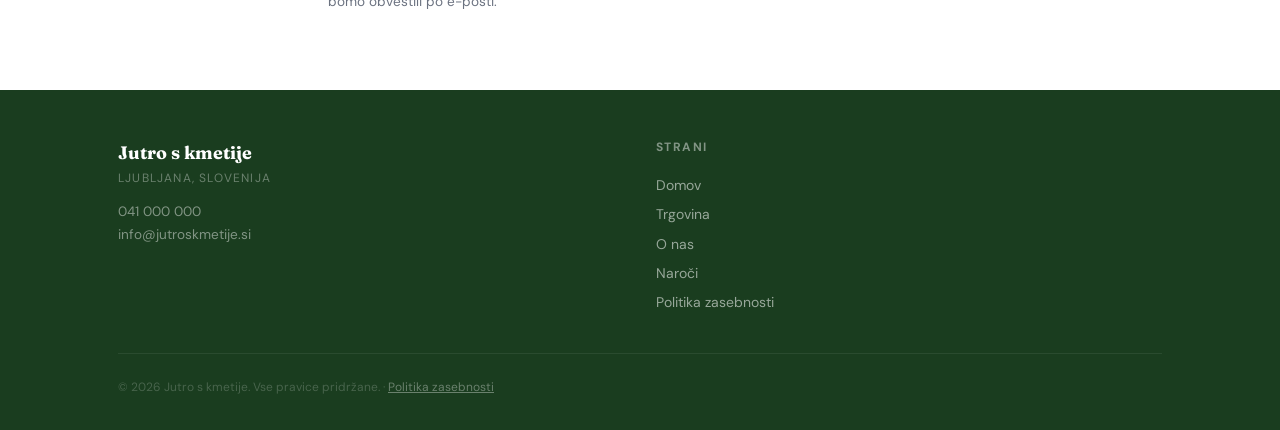
<file: privacy.html>
<!DOCTYPE html>
<html lang="sl">
<head>
  <meta charset="UTF-8">
  <meta name="viewport" content="width=device-width, initial-scale=1.0">
  <title>Politika zasebnosti — Jutro s kmetije</title>
  <meta name="description" content="Politika zasebnosti — Jutro s kmetije. Kako zbiramo, uporabljamo in varujemo vaše osebne podatke.">
  <meta name="robots" content="noindex">
  <link rel="preconnect" href="https://fonts.googleapis.com">
  <link rel="preconnect" href="https://fonts.gstatic.com" crossorigin>
  <link href="https://fonts.googleapis.com/css2?family=Fraunces:ital,opsz,wght@0,9..144,700;1,9..144,400&family=DM+Sans:wght@400;600&display=swap" rel="stylesheet">
  <link rel="stylesheet" href="style.css">
  <style>
    .privacy-content { max-width: 720px; margin: 0 auto; padding: 4rem var(--gutter); }
    .privacy-content h2 { font-size: var(--text-2xl); margin: 2.5rem 0 1rem; }
    .privacy-content h3 { font-size: var(--text-lg); margin: 1.75rem 0 .6rem; }
    .privacy-content p, .privacy-content li { color: var(--gray); line-height: 1.75; margin-bottom: .75rem; }
    .privacy-content ul { padding-left: 1.5rem; list-style: disc; }
    .privacy-content table { width: 100%; border-collapse: collapse; margin: 1.25rem 0; font-size: .9rem; }
    .privacy-content th { background: var(--green-dk); color: white; padding: .6rem 1rem; text-align: left; }
    .privacy-content td { border: 1px solid var(--gray-lt); padding: .6rem 1rem; color: var(--gray); }
    .last-updated { font-size: .85rem; color: var(--gray); border-top: 1px solid var(--gray-lt); padding-top: 1.5rem; margin-top: 3rem; }
  </style>
</head>
<body>

<!-- NAV -->
<nav class="nav">
  <a href="index.html" class="nav-brand">Jutro s kmetije<span>Svobodna reja · Slovenija</span></a>
  <input type="checkbox" id="nav-toggle" class="nav-toggle">
  <label for="nav-toggle" class="nav-hamburger" aria-label="Meni">
    <span></span><span></span><span></span>
  </label>
  <ul class="nav-links">
    <li><a href="index.html">Domov</a></li>
    <li><a href="shop.html">Trgovina</a></li>
    <li><a href="about.html">O nas</a></li>
    <li><a href="preorder.html" class="btn-nav">Naroči</a></li>
  </ul>
</nav>

<div style="background:var(--green-dk);padding:4rem var(--gutter) 3rem;">
  <div style="max-width:720px;margin:0 auto;">
    <p class="eyebrow" style="color:rgba(249,200,0,.7);">Pravni dokumenti</p>
    <h1 style="color:var(--white);font-size:var(--text-3xl);">Politika zasebnosti</h1>
    <p style="color:rgba(255,255,255,.55);margin-top:.75rem;">Posodobljeno: april 2026</p>
  </div>
</div>

<div class="privacy-content">

  <h2>1. Upravljavec osebnih podatkov</h2>
  <!-- TODO: Vnesite pravno ime podjetja, naslov in kontaktne podatke -->
  <p><strong>Jutro s kmetije</strong><br>
  [Pravno ime: dopolnite]<br>
  [Naslov: dopolnite]<br>
  Slovenija<br>
  E-pošta: info@jutroskmetije.si<br>
  Telefon: 041 000 000</p>

  <h2>2. Katere podatke zbiramo</h2>
  <table>
    <thead><tr><th>Kategorija</th><th>Podatki</th><th>Kdaj</th></tr></thead>
    <tbody>
      <tr><td>Kontaktni podatki</td><td>Ime, priimek, e-poštni naslov, telefonska številka</td><td>Ob prijavi na čakalno vrsto ali naročilu</td></tr>
      <tr><td>Podatki o dostavi</td><td>Naslov dostave, preferenčni dan dostave</td><td>Ob oddaji naročila</td></tr>
      <tr><td>Podatki o naročilih</td><td>Izbrani izdelki, količine, znesek</td><td>Ob nakupu</td></tr>
      <tr><td>Podatki o komunikaciji</td><td>Vsebina sporočil, e-pošta</td><td>Ko nas kontaktirate</td></tr>
      <tr><td>Podatki o obisku</td><td>IP naslov, brskalnik, obiskane strani (prek GA4 ob privolitvi)</td><td>Med obiskom spletne strani</td></tr>
    </tbody>
  </table>

  <h2>3. Namen in pravna podlaga obdelave</h2>
  <table>
    <thead><tr><th>Namen</th><th>Pravna podlaga (UREDBA EU 2016/679)</th></tr></thead>
    <tbody>
      <tr><td>Izvedba dostave in naročila</td><td>Čl. 6(1)(b) — izvedba pogodbe</td></tr>
      <tr><td>Pošiljanje novic s kmetije (newsletter)</td><td>Čl. 6(1)(a) — privolitev</td></tr>
      <tr><td>Odgovarjanje na povpraševanja</td><td>Čl. 6(1)(f) — zakoniti interes</td></tr>
      <tr><td>Spletna analitika (GA4)</td><td>Čl. 6(1)(a) — privolitev</td></tr>
      <tr><td>Oglaševanje (Meta Pixel)</td><td>Čl. 6(1)(a) — privolitev</td></tr>
    </tbody>
  </table>

  <h2>4. Hramba podatkov</h2>
  <ul>
    <li>Podatki o naročilih: 7 let (davčna zakonodaja)</li>
    <li>Kontaktni podatki (brez naročila): 2 leti od zadnjega stika</li>
    <li>Newsletter naročnina: do odjave</li>
    <li>Spletna analitika: 14 mesecev (GA4 privzeto)</li>
  </ul>

  <h2>5. Prejemniki podatkov (tretje osebe)</h2>
  <ul>
    <li><strong>Google LLC</strong> — analitika (GA4), e-pošta (Gmail) — sedež: ZDA, prenos na podlagi DPF</li>
    <li><strong>Meta Platforms Ireland Ltd</strong> — oglaševanje (Meta Pixel) — sedež: Irska</li>
    <li><strong>Formspree Inc.</strong> — obdelava obrazcev — sedež: ZDA</li>
    <!-- TODO: Dodajte ostale obdelovalce (hosting, e-poštni marketing itd.) -->
  </ul>

  <h2>6. Vaše pravice</h2>
  <p>V skladu z UREDBA EU 2016/679 (GDPR) imate pravico do:</p>
  <ul>
    <li><strong>Dostopa</strong> — zahtevate kopijo svojih osebnih podatkov</li>
    <li><strong>Popravka</strong> — zahtevate popravek napačnih podatkov</li>
    <li><strong>Izbrisa</strong> — zahtevate izbris ("pravica do pozabe")</li>
    <li><strong>Omejitve obdelave</strong> — zahtevate omejitev obdelave</li>
    <li><strong>Prenosljivosti</strong> — prejmete podatke v strojno berljivi obliki</li>
    <li><strong>Ugovora</strong> — ugovarjate obdelavi na podlagi zakonitega interesa</li>
    <li><strong>Umika privolitve</strong> — kadarkoli umaknete privolitev (velja za newsletter, analitiko, oglaševanje)</li>
  </ul>
  <p>Zahteve pošljite na: <a href="mailto:info@jutroskmetije.si" style="color:var(--green);">info@jutroskmetije.si</a></p>
  <p>Pritožbo lahko vložite pri <strong>Informacijskem pooblaščencu RS</strong>:<br>
  <a href="https://www.ip-rs.si" target="_blank" rel="noopener" style="color:var(--green);">www.ip-rs.si</a> · telefon: 01 230 97 30</p>

  <h2>7. Piškotki</h2>
  <p>Spletna stran uporablja naslednje piškotke:</p>
  <table>
    <thead><tr><th>Piškotek</th><th>Namen</th><th>Vrsta</th></tr></thead>
    <tbody>
      <tr><td>jsk_cart</td><td>Vsebina nakupovalne košarice</td><td>Nujen (localStorage)</td></tr>
      <tr><td>_ga, _ga_*</td><td>Google Analytics 4 — analitika obiska</td><td>Analitičen (zahteva privolitev)</td></tr>
      <tr><td>_fbp, _fbc</td><td>Meta Pixel — sledenje za oglaševanje</td><td>Marketinški (zahteva privolitev)</td></tr>
    </tbody>
  </table>
  <p>Nujni piškotki se naložijo samodejno. Za analitične in marketinške piškotke zahtevamo vašo privolitev pred nalaganjem.</p>
  <!-- TODO: Vstavite CookieYes ali Cookiebot baner, ko aktivirate GA4/Meta Pixel -->

  <h2>8. Varnost podatkov</h2>
  <p>Podatke prenašamo izključno prek HTTPS šifriranih povezav. Dostop do podatkov je omejen na osebe, ki ga nujno potrebujejo za izvedbo naročila. Hranjeni podatki so zaščiteni z ustreznimi tehničnimi in organizacijskimi ukrepi.</p>

  <p class="last-updated">Ta politika zasebnosti je bila nazadnje posodobljena aprila 2026. Ob bistvenih spremembah vas bomo obvestili po e-pošti.</p>

</div>

<!-- FOOTER -->
<footer class="footer">
  <div class="container">
    <div class="footer-grid">
      <div>
        <div class="footer-brand">Jutro s kmetije<span>Ljubljana, Slovenija</span></div>
        <p style="font-size:.85rem;margin-top:.75rem;"><a href="tel:+38641000000" style="color:rgba(255,255,255,.45);">041 000 000</a></p>
        <p style="font-size:.85rem;"><a href="mailto:info@jutroskmetije.si" style="color:rgba(255,255,255,.45);">info@jutroskmetije.si</a></p>
      </div>
      <div>
        <h4>Strani</h4>
        <ul>
          <li><a href="index.html">Domov</a></li>
          <li><a href="shop.html">Trgovina</a></li>
          <li><a href="about.html">O nas</a></li>
          <li><a href="preorder.html">Naroči</a></li>
          <li><a href="privacy.html">Politika zasebnosti</a></li>
        </ul>
      </div>
    </div>
    <div class="footer-bottom">
      <span>© 2026 Jutro s kmetije. Vse pravice pridržane. · <a href="privacy.html" style="color:rgba(255,255,255,.35);text-decoration:underline;">Politika zasebnosti</a></span>
    </div>
  </div>
</footer>

<script>
  function updateCartBadge() {
    const cart = JSON.parse(localStorage.getItem('jsk_cart') || '[]');
    const total = cart.reduce((s, i) => s + i.qty, 0);
    const el = document.getElementById('cart-count');
    if (el) el.textContent = total;
  }
  updateCartBadge();
</script>
</body>
</html>
</file>
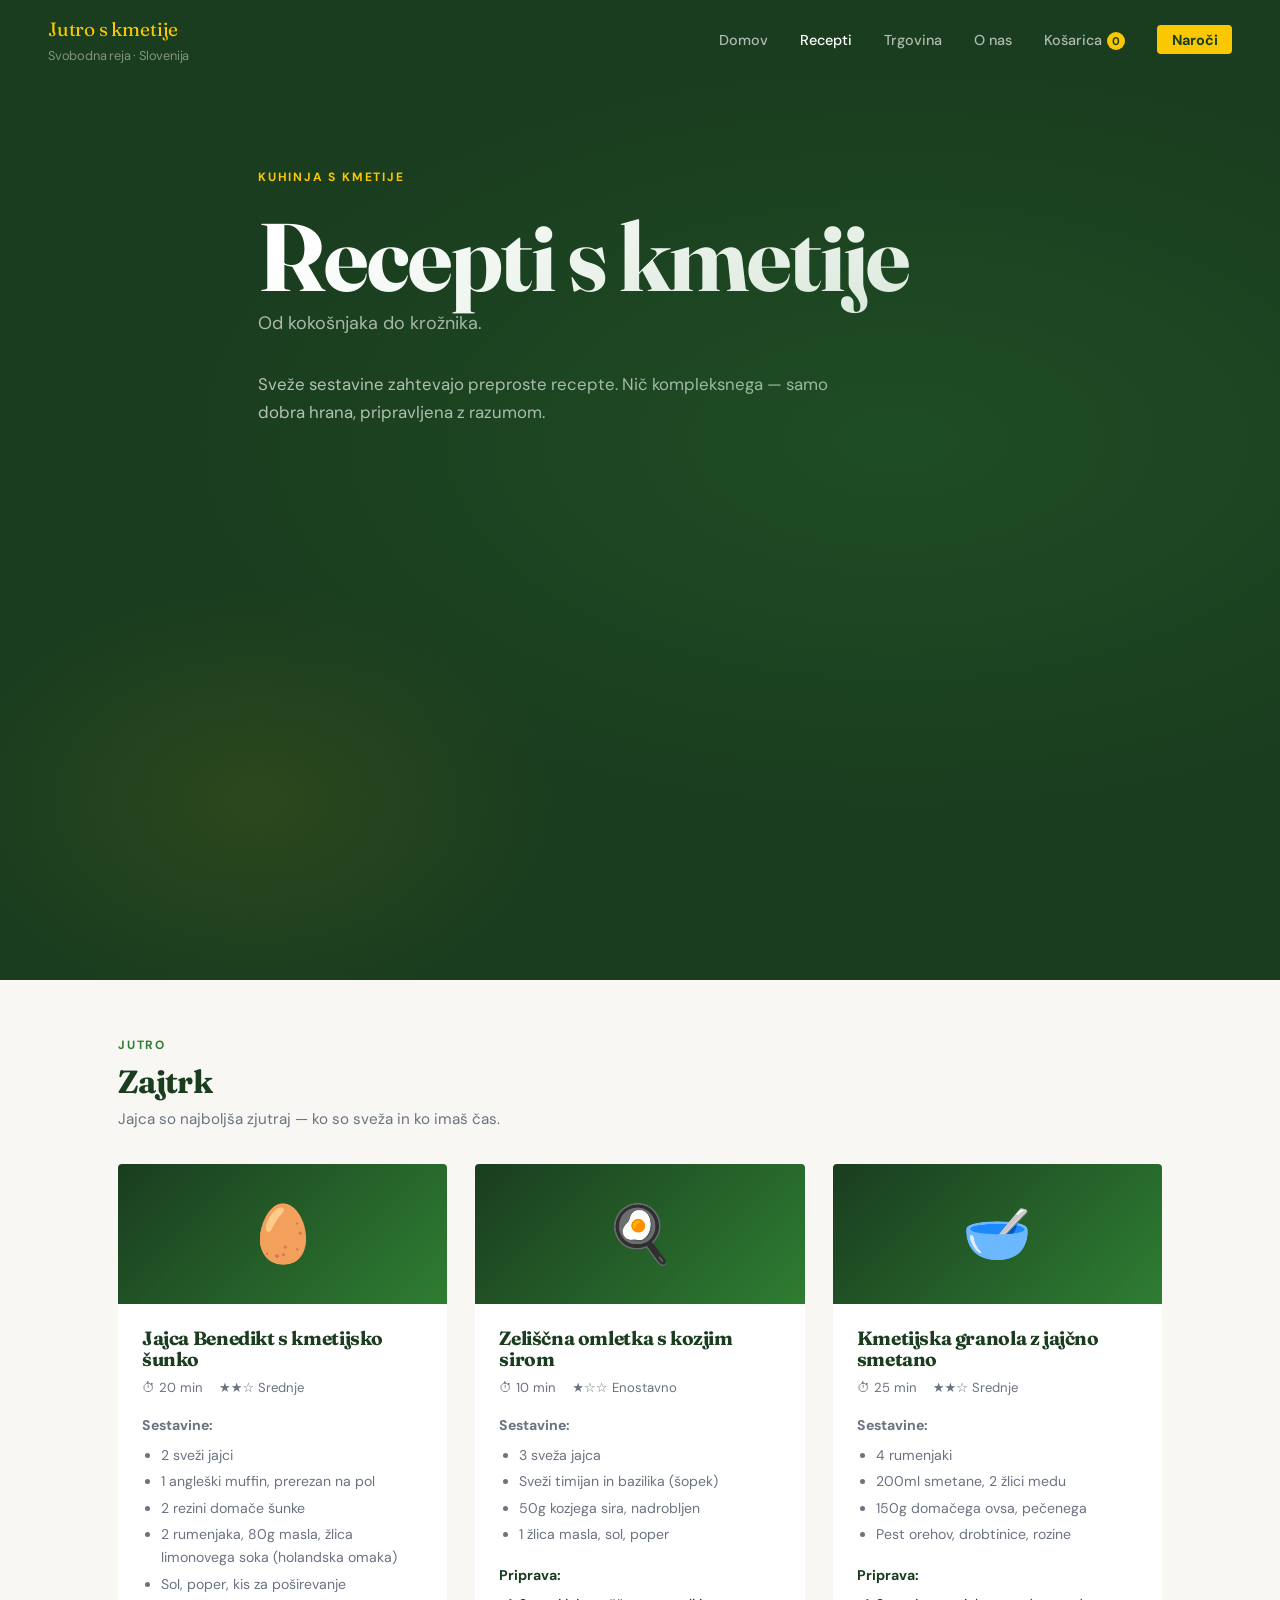
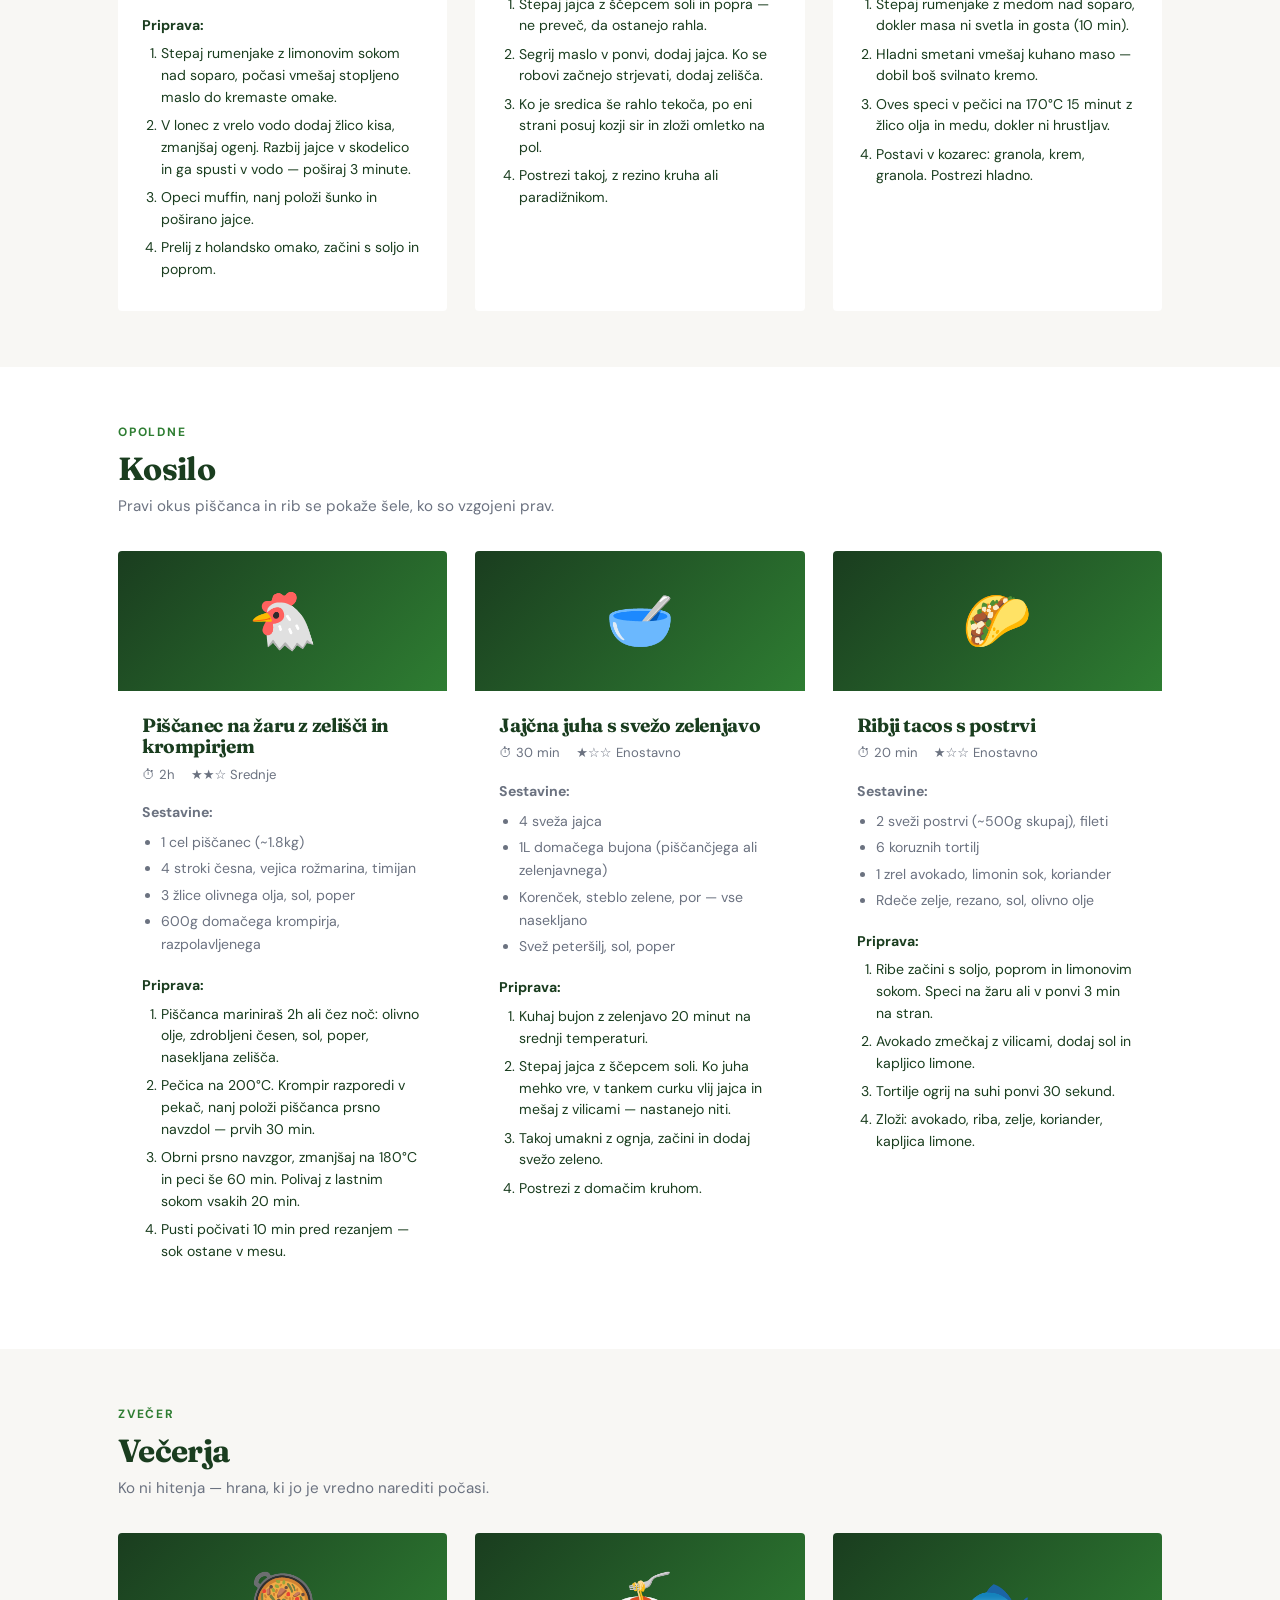
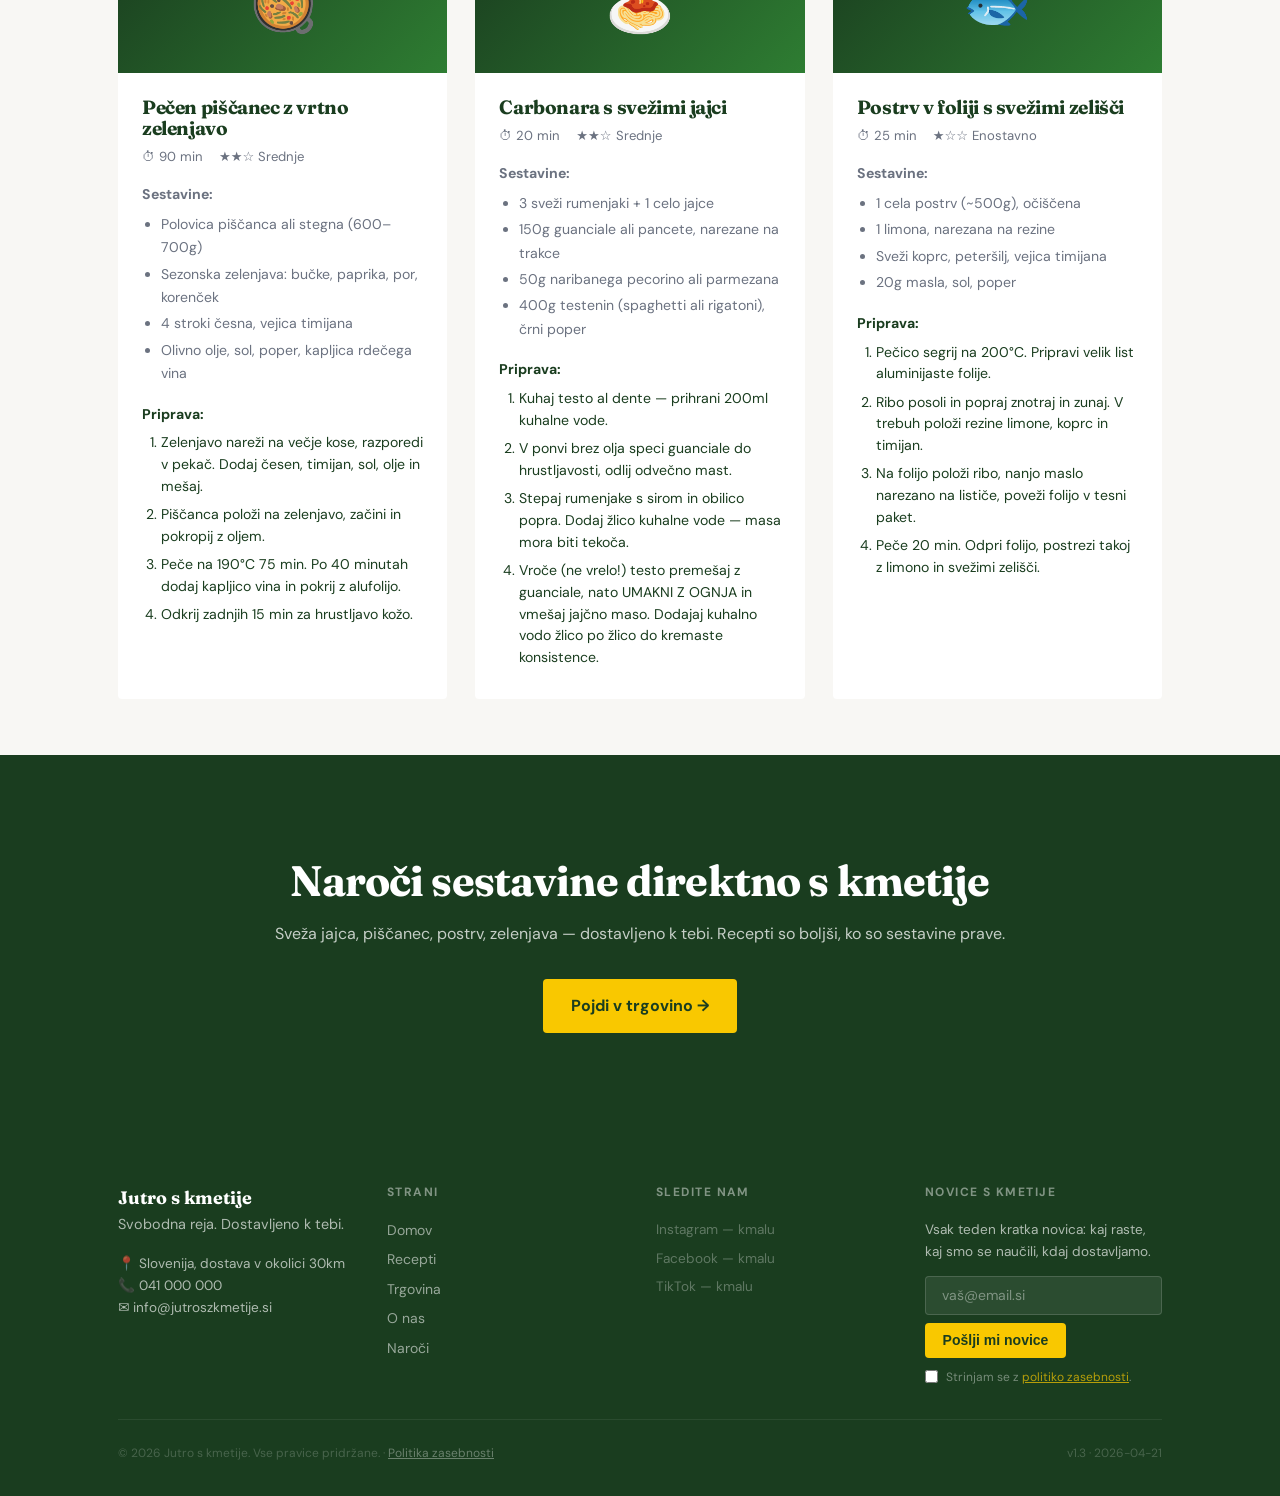
<file: recepti.html>
<!DOCTYPE html>
<html lang="sl">
<head>
  <meta charset="UTF-8">
  <meta name="viewport" content="width=device-width, initial-scale=1.0">
  <title>Recepti s kmetije — Jutro s kmetije</title>
  <meta name="description" content="Recepti z domačimi jajci, piščancem in ribami. Od kokošnjaka do krožnika — sveže sestavine, preprosti recepti.">
  <meta property="og:title" content="Recepti s kmetije — Jutro s kmetije">
  <meta property="og:description" content="Recepti z domačimi jajci, piščancem in ribami. Od kokošnjaka do krožnika.">
  <link rel="preconnect" href="https://fonts.googleapis.com">
  <link rel="preconnect" href="https://fonts.gstatic.com" crossorigin>
  <link href="https://fonts.googleapis.com/css2?family=Fraunces:ital,opsz,wght@0,9..144,700;1,9..144,400&family=DM+Sans:wght@400;600&display=swap" rel="stylesheet">
  <link rel="stylesheet" href="style.css">
  <style>
    .recipe-grid {
      display: grid;
      grid-template-columns: repeat(auto-fit, minmax(300px, 1fr));
      gap: 1.75rem;
      margin-top: 2rem;
    }
    .recipe-card {
      background: var(--white);
      border-radius: var(--radius);
      box-shadow: var(--shadow);
      overflow: hidden;
      transition: transform .2s ease, box-shadow .2s ease;
    }
    .recipe-card:hover {
      transform: translateY(-4px);
      box-shadow: 0 12px 40px rgba(26,61,31,.16);
    }
    .recipe-img {
      background: linear-gradient(135deg, var(--green-dk), var(--green));
      height: 140px;
      display: flex;
      align-items: center;
      justify-content: center;
      font-size: 3.5rem;
    }
    .recipe-body {
      padding: 1.5rem;
    }
    .recipe-name {
      font-family: 'Fraunces', serif;
      font-size: 1.2rem;
      margin-bottom: .4rem;
      color: var(--green-dk);
    }
    .recipe-meta {
      font-size: .82rem;
      color: var(--gray);
      margin-bottom: 1rem;
      display: flex;
      gap: 1rem;
    }
    .recipe-meta span {
      display: flex;
      align-items: center;
      gap: .3rem;
    }
    .recipe-ingredients {
      font-size: .88rem;
      color: var(--gray);
      margin-bottom: 1.1rem;
    }
    .recipe-ingredients ul {
      list-style: disc;
      padding-left: 1.2rem;
      margin-top: .4rem;
    }
    .recipe-ingredients ul li {
      margin-bottom: .2rem;
    }
    .recipe-steps {
      font-size: .88rem;
      color: var(--green-dk);
    }
    .recipe-steps ol {
      padding-left: 1.2rem;
      margin-top: .4rem;
    }
    .recipe-steps ol li {
      margin-bottom: .4rem;
      line-height: 1.55;
    }
    .recipe-section-label {
      font-size: .75rem;
      text-transform: uppercase;
      letter-spacing: .15em;
      font-weight: 700;
      color: var(--green);
      margin-bottom: .5rem;
    }
    .recipe-section-title {
      font-family: 'Fraunces', serif;
      font-size: clamp(1.5rem, 3vw, 2rem);
      color: var(--green-dk);
      margin-bottom: .5rem;
    }
    .meal-section {
      padding: 3.5rem 1.5rem;
    }
    .meal-section:nth-child(odd) {
      background: var(--offwhite);
    }
    .meal-section:nth-child(even) {
      background: var(--white);
    }
  </style>
</head>
<body>

<!-- NAV -->
<nav class="nav">
  <a href="index.html" class="nav-brand">Jutro s kmetije<span>Svobodna reja · Slovenija</span></a>
  <input type="checkbox" id="nav-toggle" class="nav-toggle">
  <label for="nav-toggle" class="nav-hamburger" aria-label="Meni">
    <span></span><span></span><span></span>
  </label>
  <ul class="nav-links">
    <li><a href="index.html">Domov</a></li>
    <li><a href="recepti.html" class="active">Recepti</a></li>
    <li><a href="shop.html">Trgovina</a></li>
    <li><a href="about.html">O nas</a></li>
    <li><a href="shop.html" class="cart-badge">Košarica <span class="badge-count" id="cart-count">0</span></a></li>
    <li><a href="preorder.html" class="btn-nav">Naroči</a></li>
  </ul>
</nav>

<!-- HERO -->
<section class="hero" style="padding:5.5rem 1.5rem 4.5rem;">
  <div class="container hero-inner">
    <p class="hero-label" style="color:var(--yellow);">Kuhinja s kmetije</p>
    <h1 style="color:var(--white);">Recepti s kmetije</h1>
    <p class="hero-tagline">Od kokošnjaka do krožnika.</p>
    <p style="color:rgba(255,255,255,.7);max-width:50ch;margin-bottom:0;font-size:1.05rem;">
      Sveže sestavine zahtevajo preproste recepte. Nič kompleksnega — samo dobra hrana, pripravljena z razumom.
    </p>
  </div>
</section>

<!-- ZAJTRK -->
<section class="meal-section">
  <div class="container">
    <p class="recipe-section-label">Jutro</p>
    <h2 class="recipe-section-title">Zajtrk</h2>
    <p style="color:var(--gray);font-size:.95rem;max-width:56ch;">Jajca so najboljša zjutraj — ko so sveža in ko imaš čas.</p>
    <div class="recipe-grid">

      <!-- Jajca Benedikt -->
      <div class="recipe-card">
        <div class="recipe-img">🥚</div>
        <div class="recipe-body">
          <h3 class="recipe-name">Jajca Benedikt s kmetijsko šunko</h3>
          <div class="recipe-meta">
            <span>⏱ 20 min</span>
            <span>★★☆ Srednje</span>
          </div>
          <div class="recipe-ingredients">
            <strong>Sestavine:</strong>
            <ul>
              <li>2 sveži jajci</li>
              <li>1 angleški muffin, prerezan na pol</li>
              <li>2 rezini domače šunke</li>
              <li>2 rumenjaka, 80g masla, žlica limonovega soka (holandska omaka)</li>
              <li>Sol, poper, kis za poširevanje</li>
            </ul>
          </div>
          <div class="recipe-steps">
            <strong>Priprava:</strong>
            <ol>
              <li>Stepaj rumenjake z limonovim sokom nad soparo, počasi vmešaj stopljeno maslo do kremaste omake.</li>
              <li>V lonec z vrelo vodo dodaj žlico kisa, zmanjšaj ogenj. Razbij jajce v skodelico in ga spusti v vodo — poširaj 3 minute.</li>
              <li>Opeci muffin, nanj položi šunko in poširano jajce.</li>
              <li>Prelij z holandsko omako, začini s soljo in poprom.</li>
            </ol>
          </div>
        </div>
      </div>

      <!-- Zeliščna omletka -->
      <div class="recipe-card">
        <div class="recipe-img">🍳</div>
        <div class="recipe-body">
          <h3 class="recipe-name">Zeliščna omletka s kozjim sirom</h3>
          <div class="recipe-meta">
            <span>⏱ 10 min</span>
            <span>★☆☆ Enostavno</span>
          </div>
          <div class="recipe-ingredients">
            <strong>Sestavine:</strong>
            <ul>
              <li>3 sveža jajca</li>
              <li>Sveži timijan in bazilika (šopek)</li>
              <li>50g kozjega sira, nadrobljen</li>
              <li>1 žlica masla, sol, poper</li>
            </ul>
          </div>
          <div class="recipe-steps">
            <strong>Priprava:</strong>
            <ol>
              <li>Stepaj jajca z ščepcem soli in popra — ne preveč, da ostanejo rahla.</li>
              <li>Segrij maslo v ponvi, dodaj jajca. Ko se robovi začnejo strjevati, dodaj zelišča.</li>
              <li>Ko je sredica še rahlo tekoča, po eni strani posuj kozji sir in zloži omletko na pol.</li>
              <li>Postrezi takoj, z rezino kruha ali paradižnikom.</li>
            </ol>
          </div>
        </div>
      </div>

      <!-- Kmetijska granola -->
      <div class="recipe-card">
        <div class="recipe-img">🥣</div>
        <div class="recipe-body">
          <h3 class="recipe-name">Kmetijska granola z jajčno smetano</h3>
          <div class="recipe-meta">
            <span>⏱ 25 min</span>
            <span>★★☆ Srednje</span>
          </div>
          <div class="recipe-ingredients">
            <strong>Sestavine:</strong>
            <ul>
              <li>4 rumenjaki</li>
              <li>200ml smetane, 2 žlici medu</li>
              <li>150g domačega ovsa, pečenega</li>
              <li>Pest orehov, drobtinice, rozine</li>
            </ul>
          </div>
          <div class="recipe-steps">
            <strong>Priprava:</strong>
            <ol>
              <li>Stepaj rumenjake z medom nad soparo, dokler masa ni svetla in gosta (10 min).</li>
              <li>Hladni smetani vmešaj kuhano maso — dobil boš svilnato kremo.</li>
              <li>Oves speci v pečici na 170°C 15 minut z žlico olja in medu, dokler ni hrustljav.</li>
              <li>Postavi v kozarec: granola, krem, granola. Postrezi hladno.</li>
            </ol>
          </div>
        </div>
      </div>

    </div>
  </div>
</section>

<!-- KOSILO -->
<section class="meal-section">
  <div class="container">
    <p class="recipe-section-label">Opoldne</p>
    <h2 class="recipe-section-title">Kosilo</h2>
    <p style="color:var(--gray);font-size:.95rem;max-width:56ch;">Pravi okus piščanca in rib se pokaže šele, ko so vzgojeni prav.</p>
    <div class="recipe-grid">

      <!-- Piščanec na žaru -->
      <div class="recipe-card">
        <div class="recipe-img">🐔</div>
        <div class="recipe-body">
          <h3 class="recipe-name">Piščanec na žaru z zelišči in krompirjem</h3>
          <div class="recipe-meta">
            <span>⏱ 2h</span>
            <span>★★☆ Srednje</span>
          </div>
          <div class="recipe-ingredients">
            <strong>Sestavine:</strong>
            <ul>
              <li>1 cel piščanec (~1.8kg)</li>
              <li>4 stroki česna, vejica rožmarina, timijan</li>
              <li>3 žlice olivnega olja, sol, poper</li>
              <li>600g domačega krompirja, razpolavljenega</li>
            </ul>
          </div>
          <div class="recipe-steps">
            <strong>Priprava:</strong>
            <ol>
              <li>Piščanca mariniraš 2h ali čez noč: olivno olje, zdrobljeni česen, sol, poper, nasekljana zelišča.</li>
              <li>Pečica na 200°C. Krompir razporedi v pekač, nanj položi piščanca prsno navzdol — prvih 30 min.</li>
              <li>Obrni prsno navzgor, zmanjšaj na 180°C in peci še 60 min. Polivaj z lastnim sokom vsakih 20 min.</li>
              <li>Pusti počivati 10 min pred rezanjem — sok ostane v mesu.</li>
            </ol>
          </div>
        </div>
      </div>

      <!-- Jajčna juha -->
      <div class="recipe-card">
        <div class="recipe-img">🥣</div>
        <div class="recipe-body">
          <h3 class="recipe-name">Jajčna juha s svežo zelenjavo</h3>
          <div class="recipe-meta">
            <span>⏱ 30 min</span>
            <span>★☆☆ Enostavno</span>
          </div>
          <div class="recipe-ingredients">
            <strong>Sestavine:</strong>
            <ul>
              <li>4 sveža jajca</li>
              <li>1L domačega bujona (piščančjega ali zelenjavnega)</li>
              <li>Korenček, steblo zelene, por — vse nasekljano</li>
              <li>Svež peteršilj, sol, poper</li>
            </ul>
          </div>
          <div class="recipe-steps">
            <strong>Priprava:</strong>
            <ol>
              <li>Kuhaj bujon z zelenjavo 20 minut na srednji temperaturi.</li>
              <li>Stepaj jajca z ščepcem soli. Ko juha mehko vre, v tankem curku vlij jajca in mešaj z vilicami — nastanejo niti.</li>
              <li>Takoj umakni z ognja, začini in dodaj svežo zeleno.</li>
              <li>Postrezi z domačim kruhom.</li>
            </ol>
          </div>
        </div>
      </div>

      <!-- Ribji tacos -->
      <div class="recipe-card">
        <div class="recipe-img">🌮</div>
        <div class="recipe-body">
          <h3 class="recipe-name">Ribji tacos s postrvi</h3>
          <div class="recipe-meta">
            <span>⏱ 20 min</span>
            <span>★☆☆ Enostavno</span>
          </div>
          <div class="recipe-ingredients">
            <strong>Sestavine:</strong>
            <ul>
              <li>2 sveži postrvi (~500g skupaj), fileti</li>
              <li>6 koruznih tortilj</li>
              <li>1 zrel avokado, limonin sok, koriander</li>
              <li>Rdeče zelje, rezano, sol, olivno olje</li>
            </ul>
          </div>
          <div class="recipe-steps">
            <strong>Priprava:</strong>
            <ol>
              <li>Ribe začini s soljo, poprom in limonovim sokom. Speci na žaru ali v ponvi 3 min na stran.</li>
              <li>Avokado zmečkaj z vilicami, dodaj sol in kapljico limone.</li>
              <li>Tortilje ogrij na suhi ponvi 30 sekund.</li>
              <li>Zloži: avokado, riba, zelje, koriander, kapljica limone.</li>
            </ol>
          </div>
        </div>
      </div>

    </div>
  </div>
</section>

<!-- VECERJA -->
<section class="meal-section">
  <div class="container">
    <p class="recipe-section-label">Zvečer</p>
    <h2 class="recipe-section-title">Večerja</h2>
    <p style="color:var(--gray);font-size:.95rem;max-width:56ch;">Ko ni hitenja — hrana, ki jo je vredno narediti počasi.</p>
    <div class="recipe-grid">

      <!-- Pečen piščanec z zelenjavo -->
      <div class="recipe-card">
        <div class="recipe-img">🥘</div>
        <div class="recipe-body">
          <h3 class="recipe-name">Pečen piščanec z vrtno zelenjavo</h3>
          <div class="recipe-meta">
            <span>⏱ 90 min</span>
            <span>★★☆ Srednje</span>
          </div>
          <div class="recipe-ingredients">
            <strong>Sestavine:</strong>
            <ul>
              <li>Polovica piščanca ali stegna (600–700g)</li>
              <li>Sezonska zelenjava: bučke, paprika, por, korenček</li>
              <li>4 stroki česna, vejica timijana</li>
              <li>Olivno olje, sol, poper, kapljica rdečega vina</li>
            </ul>
          </div>
          <div class="recipe-steps">
            <strong>Priprava:</strong>
            <ol>
              <li>Zelenjavo nareži na večje kose, razporedi v pekač. Dodaj česen, timijan, sol, olje in mešaj.</li>
              <li>Piščanca položi na zelenjavo, začini in pokropij z oljem.</li>
              <li>Peče na 190°C 75 min. Po 40 minutah dodaj kapljico vina in pokrij z alufolijo.</li>
              <li>Odkrij zadnjih 15 min za hrustljavo kožo.</li>
            </ol>
          </div>
        </div>
      </div>

      <!-- Carbonara -->
      <div class="recipe-card">
        <div class="recipe-img">🍝</div>
        <div class="recipe-body">
          <h3 class="recipe-name">Carbonara s svežimi jajci</h3>
          <div class="recipe-meta">
            <span>⏱ 20 min</span>
            <span>★★☆ Srednje</span>
          </div>
          <div class="recipe-ingredients">
            <strong>Sestavine:</strong>
            <ul>
              <li>3 sveži rumenjaki + 1 celo jajce</li>
              <li>150g guanciale ali pancete, narezane na trakce</li>
              <li>50g naribanega pecorino ali parmezana</li>
              <li>400g testenin (spaghetti ali rigatoni), črni poper</li>
            </ul>
          </div>
          <div class="recipe-steps">
            <strong>Priprava:</strong>
            <ol>
              <li>Kuhaj testo al dente — prihrani 200ml kuhalne vode.</li>
              <li>V ponvi brez olja speci guanciale do hrustljavosti, odlij odvečno mast.</li>
              <li>Stepaj rumenjake s sirom in obilico popra. Dodaj žlico kuhalne vode — masa mora biti tekoča.</li>
              <li>Vroče (ne vrelo!) testo premešaj z guanciale, nato UMAKNI Z OGNJA in vmešaj jajčno maso. Dodajaj kuhalno vodo žlico po žlico do kremaste konsistence.</li>
            </ol>
          </div>
        </div>
      </div>

      <!-- Postrv v foliji -->
      <div class="recipe-card">
        <div class="recipe-img">🐟</div>
        <div class="recipe-body">
          <h3 class="recipe-name">Postrv v foliji s svežimi zelišči</h3>
          <div class="recipe-meta">
            <span>⏱ 25 min</span>
            <span>★☆☆ Enostavno</span>
          </div>
          <div class="recipe-ingredients">
            <strong>Sestavine:</strong>
            <ul>
              <li>1 cela postrv (~500g), očiščena</li>
              <li>1 limona, narezana na rezine</li>
              <li>Sveži koprc, peteršilj, vejica timijana</li>
              <li>20g masla, sol, poper</li>
            </ul>
          </div>
          <div class="recipe-steps">
            <strong>Priprava:</strong>
            <ol>
              <li>Pečico segrij na 200°C. Pripravi velik list aluminijaste folije.</li>
              <li>Ribo posoli in popraj znotraj in zunaj. V trebuh položi rezine limone, koprc in timijan.</li>
              <li>Na folijo položi ribo, nanjo maslo narezano na lističe, poveži folijo v tesni paket.</li>
              <li>Peče 20 min. Odpri folijo, postrezi takoj z limono in svežimi zelišči.</li>
            </ol>
          </div>
        </div>
      </div>

    </div>
  </div>
</section>

<!-- BOTTOM CTA -->
<div class="cta-banner">
  <div class="container">
    <h2>Naroči sestavine direktno s kmetije</h2>
    <p>Sveža jajca, piščanec, postrv, zelenjava — dostavljeno k tebi. Recepti so boljši, ko so sestavine prave.</p>
    <a href="shop.html" class="btn btn-primary">Pojdi v trgovino →</a>
  </div>
</div>

<!-- FOOTER -->
<footer class="footer">
  <div class="container">
    <div class="footer-grid">
      <div>
        <div class="footer-brand">Jutro s kmetije</div>
        <p style="font-size:.9rem;margin-bottom:1rem;">Svobodna reja. Dostavljeno k tebi.</p>
        <p style="font-size:.85rem;">📍 Slovenija, dostava v okolici 30km</p>
        <p style="font-size:.85rem;">📞 <a href="tel:+38641000000">041 000 000</a></p>
        <p style="font-size:.85rem;">✉️ <a href="mailto:info@jutroszkmetije.si">info@jutroszkmetije.si</a></p>
      </div>
      <div>
        <h4>Strani</h4>
        <ul>
          <li><a href="index.html">Domov</a></li>
          <li><a href="recepti.html">Recepti</a></li>
          <li><a href="shop.html">Trgovina</a></li>
          <li><a href="about.html">O nas</a></li>
          <li><a href="preorder.html">Naroči</a></li>
        </ul>
      </div>
      <div>
        <h4>Sledite nam</h4>
        <ul>
          <li style="color:rgba(255,255,255,.3);font-size:.85rem;">Instagram — kmalu</li>
          <li style="color:rgba(255,255,255,.3);font-size:.85rem;">Facebook — kmalu</li>
          <li style="color:rgba(255,255,255,.3);font-size:.85rem;">TikTok — kmalu</li>
        </ul>
      </div>
      <div>
        <h4>Novice s kmetije</h4>
        <p style="font-size:.85rem;margin-bottom:.75rem;">Vsak teden kratka novica: kaj raste, kaj smo se naučili, kdaj dostavljamo.</p>
        <form class="newsletter-form" onsubmit="event.preventDefault();this.innerHTML='<p style=color:var(--yellow);font-size:.9rem;>Hvala! Javimo se. 🥚</p>'">
          <input type="email" placeholder="vaš@email.si" required autocomplete="email">
          <button type="submit">Pošlji mi novice</button>
        </form>
        <label style="display:flex;align-items:flex-start;gap:.5rem;margin-top:.6rem;font-size:.75rem;color:rgba(255,255,255,.4);cursor:pointer;">
          <input type="checkbox" required style="margin-top:2px;flex-shrink:0;accent-color:var(--yellow);">
          <span>Strinjam se z <a href="privacy.html" style="color:rgba(249,200,0,.7);text-decoration:underline;">politiko zasebnosti</a>.</span>
        </label>
      </div>
    </div>
    <div class="footer-bottom">
      <span>© 2026 Jutro s kmetije. Vse pravice pridržane. · <a href="privacy.html" style="color:rgba(255,255,255,.35);text-decoration:underline;">Politika zasebnosti</a></span>
      <span>v1.3 · 2026-04-21</span>
    </div>
  </div>
</footer>

<script>
  function updateCartBadge() {
    const cart = JSON.parse(localStorage.getItem('jsk_cart') || '[]');
    const total = cart.reduce((s, i) => s + i.qty, 0);
    document.getElementById('cart-count').textContent = total;
  }
  updateCartBadge();
</script>
</body>
</html>
</file>
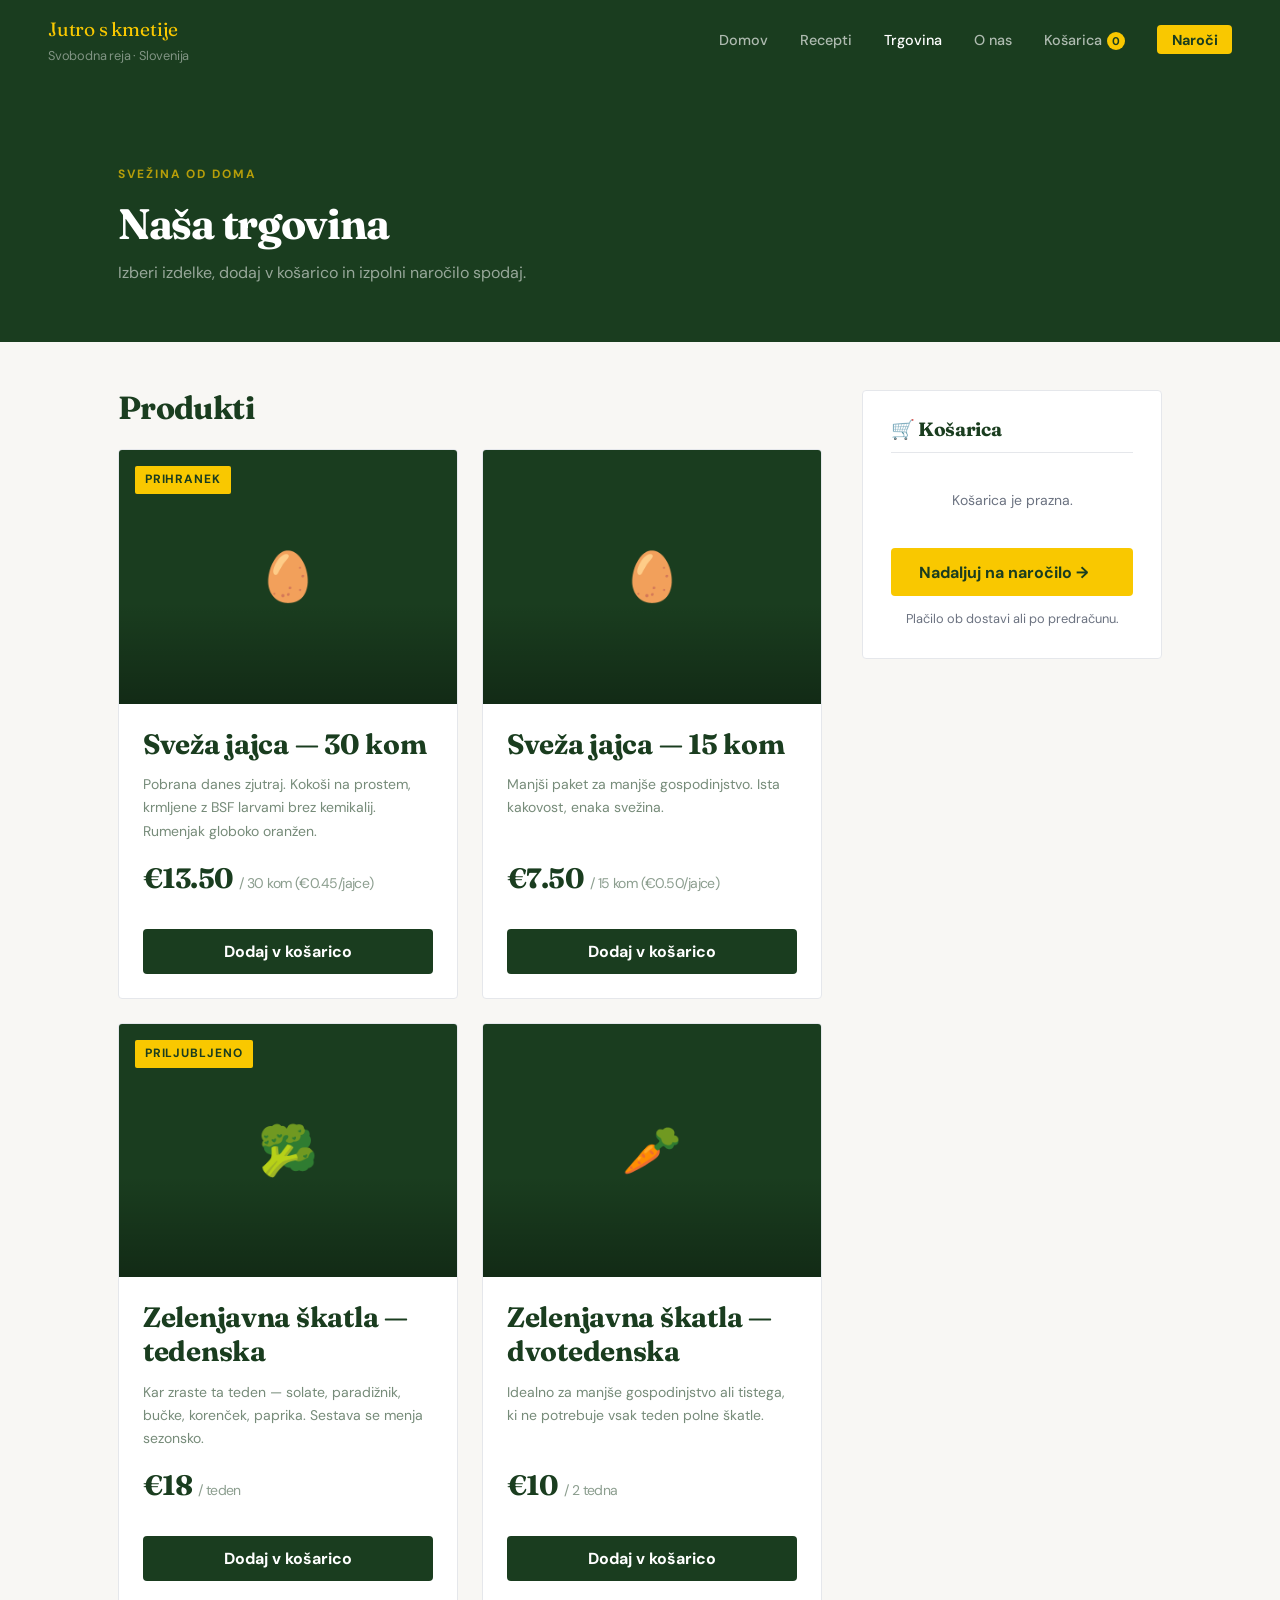
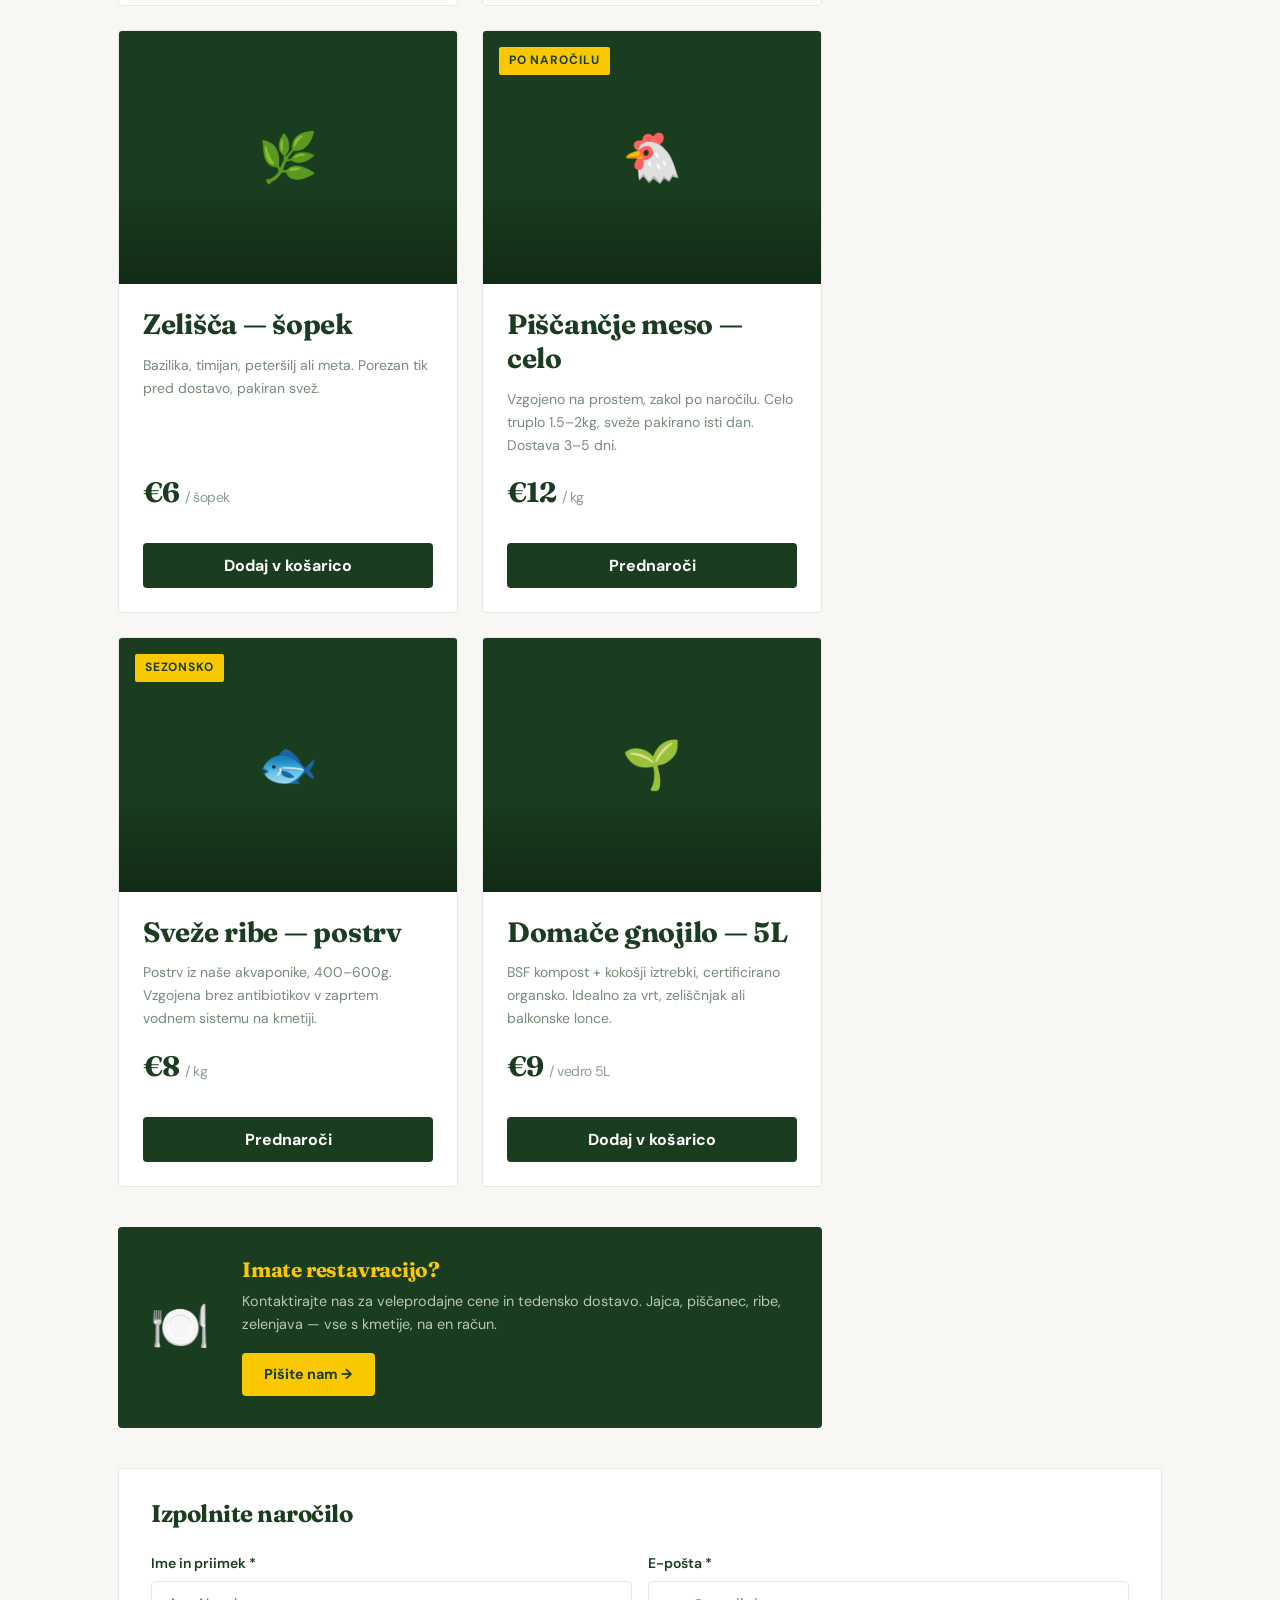
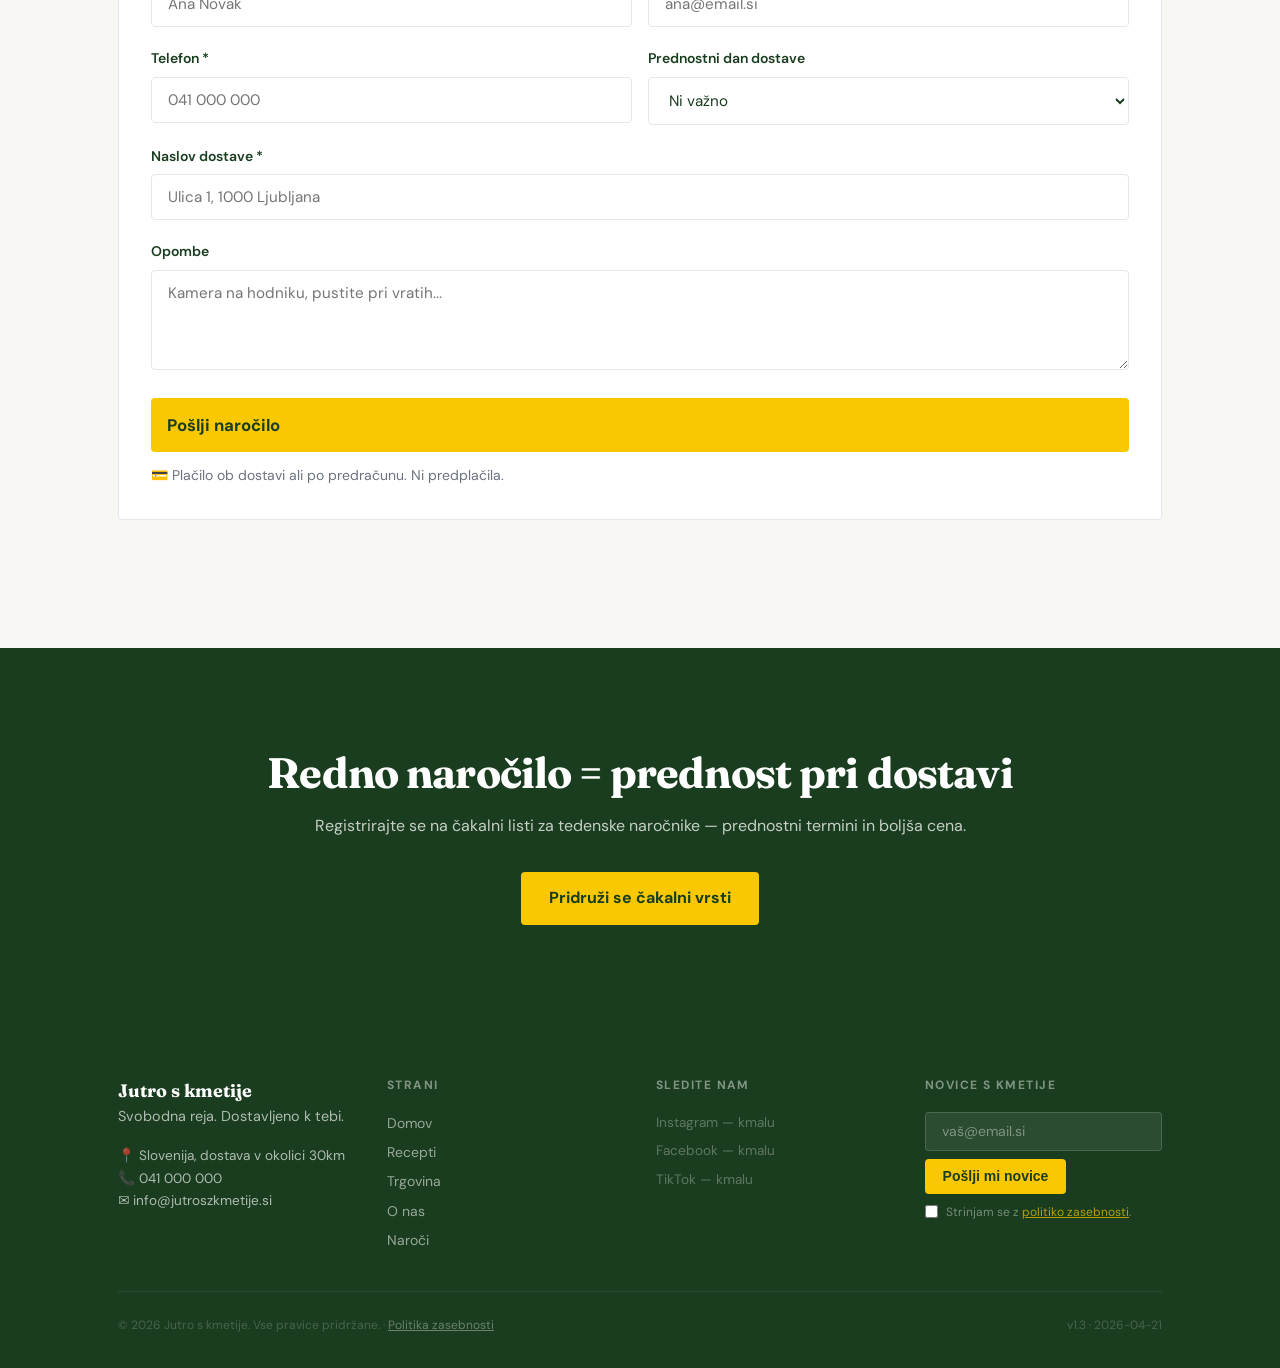
<file: shop.html>
<!DOCTYPE html>
<html lang="sl">
<head>
  <meta charset="UTF-8">
  <meta name="viewport" content="width=device-width, initial-scale=1.0">
  <title>Trgovina — Jutro s kmetije</title>
  <meta name="description" content="Naročite sveža jajca, zelenjavno škatlo ali zelišča. Dostava dvakrat tedensko.">
  <meta property="og:title" content="Trgovina — Jutro s kmetije">
  <meta property="og:description" content="Naročite sveža jajca, zelenjavno škatlo ali zelišča. Dostava dvakrat tedensko.">
  <link rel="preconnect" href="https://fonts.googleapis.com">
  <link rel="preconnect" href="https://fonts.gstatic.com" crossorigin>
  <link href="https://fonts.googleapis.com/css2?family=Fraunces:ital,opsz,wght@0,9..144,700;1,9..144,400&family=DM+Sans:wght@400;600&display=swap" rel="stylesheet">
  <link rel="stylesheet" href="style.css">
  <style>
    .product-grid { display: grid; grid-template-columns: repeat(auto-fit, minmax(280px, 1fr)); gap: 1.5rem; }
  </style>
</head>
<body>

<!-- NAV -->
<nav class="nav">
  <a href="index.html" class="nav-brand">Jutro s kmetije<span>Svobodna reja · Slovenija</span></a>
  <input type="checkbox" id="nav-toggle" class="nav-toggle">
  <label for="nav-toggle" class="nav-hamburger" aria-label="Meni">
    <span></span><span></span><span></span>
  </label>
  <ul class="nav-links">
    <li><a href="index.html">Domov</a></li>
    <li><a href="recepti.html">Recepti</a></li>
    <li><a href="shop.html" class="active">Trgovina</a></li>
    <li><a href="about.html">O nas</a></li>
    <li><a href="shop.html" class="cart-badge">Košarica <span class="badge-count" id="cart-count">0</span></a></li>
    <li><a href="preorder.html" class="btn-nav">Naroči</a></li>
  </ul>
</nav>

<!-- PAGE HEADER -->
<div style="background:var(--green-dk);padding:clamp(3rem,8vw,5rem) var(--gutter) clamp(2rem,5vw,3.5rem);">
  <div class="container">
    <p class="eyebrow" style="color:rgba(249,200,0,.7);">Svežina od doma</p>
    <h1 style="color:var(--white);font-size:var(--text-3xl);margin-bottom:.75rem;letter-spacing:-0.03em;">Naša trgovina</h1>
    <p style="color:rgba(255,255,255,.55);font-size:1rem;">Izberi izdelke, dodaj v košarico in izpolni naročilo spodaj.</p>
  </div>
</div>

<!-- MAIN SHOP -->
<section class="section bg-offwhite" style="padding-top:3rem;">
  <div class="container">
    <div class="shop-layout">
      <!-- Products -->
      <div>
        <h2 style="font-family:var(--font-display);font-size:var(--text-2xl);margin-bottom:1.5rem;letter-spacing:-0.02em;">Produkti</h2>
        <div class="product-grid">

          <!-- Jajca 30 -->
          <div class="product-card">
            <div class="product-img">
              <div class="photo-placeholder" style="aspect-ratio:16/9;border-radius:0;">🥚</div>
              <span class="product-badge">Prihranek</span>
            </div>
            <div class="product-body">
              <h3 class="product-name">Sveža jajca — 30 kom</h3>
              <p class="product-desc">Pobrana danes zjutraj. Kokoši na prostem, krmljene z BSF larvami brez kemikalij. Rumenjak globoko oranžen.</p>
              <div class="product-price">€13.50 <small>/ 30 kom (€0.45/jajce)</small></div>
              <button class="add-btn mt-2" onclick="addToCart('Jajca 30-pack', 13.50, this)">Dodaj v košarico</button>
            </div>
          </div>

          <!-- Jajca 15 -->
          <div class="product-card">
            <div class="product-img">
              <div class="photo-placeholder" style="aspect-ratio:16/9;border-radius:0;">🥚</div>
            </div>
            <div class="product-body">
              <h3 class="product-name">Sveža jajca — 15 kom</h3>
              <p class="product-desc">Manjši paket za manjše gospodinjstvo. Ista kakovost, enaka svežina.</p>
              <div class="product-price">€7.50 <small>/ 15 kom (€0.50/jajce)</small></div>
              <button class="add-btn mt-2" onclick="addToCart('Jajca 15-pack', 7.50, this)">Dodaj v košarico</button>
            </div>
          </div>

          <!-- Zelenjavna škatla tedensko -->
          <div class="product-card">
            <div class="product-img">
              <div class="photo-placeholder" style="aspect-ratio:16/9;border-radius:0;">🥦</div>
              <span class="product-badge">Priljubljeno</span>
            </div>
            <div class="product-body">
              <h3 class="product-name">Zelenjavna škatla — tedenska</h3>
              <p class="product-desc">Kar zraste ta teden — solate, paradižnik, bučke, korenček, paprika. Sestava se menja sezonsko.</p>
              <div class="product-price">€18 <small>/ teden</small></div>
              <button class="add-btn mt-2" onclick="addToCart('Zelenjavna škatla (tedenska)', 18, this)">Dodaj v košarico</button>
            </div>
          </div>

          <!-- Zelenjavna škatla dvotedensko -->
          <div class="product-card">
            <div class="product-img">
              <div class="photo-placeholder" style="aspect-ratio:16/9;border-radius:0;">🥕</div>
            </div>
            <div class="product-body">
              <h3 class="product-name">Zelenjavna škatla — dvotedenska</h3>
              <p class="product-desc">Idealno za manjše gospodinjstvo ali tistega, ki ne potrebuje vsak teden polne škatle.</p>
              <div class="product-price">€10 <small>/ 2 tedna</small></div>
              <button class="add-btn mt-2" onclick="addToCart('Zelenjavna škatla (dvotedensko)', 10, this)">Dodaj v košarico</button>
            </div>
          </div>

          <!-- Zelišča -->
          <div class="product-card">
            <div class="product-img">
              <div class="photo-placeholder" style="aspect-ratio:16/9;border-radius:0;">🌿</div>
            </div>
            <div class="product-body">
              <h3 class="product-name">Zelišča — šopek</h3>
              <p class="product-desc">Bazilika, timijan, peteršilj ali meta. Porezan tik pred dostavo, pakiran svež.</p>
              <div class="product-price">€6 <small>/ šopek</small></div>
              <button class="add-btn mt-2" onclick="addToCart('Zelišča — šopek', 6, this)">Dodaj v košarico</button>
            </div>
          </div>

          <!-- Piščančje meso -->
          <div class="product-card">
            <div class="product-img">
              <div class="photo-placeholder" style="aspect-ratio:16/9;border-radius:0;">🐔</div>
              <span class="product-badge">Po naročilu</span>
            </div>
            <div class="product-body">
              <h3 class="product-name">Piščančje meso — celo</h3>
              <p class="product-desc">Vzgojeno na prostem, zakol po naročilu. Celo truplo 1.5–2kg, sveže pakirano isti dan. Dostava 3–5 dni.</p>
              <div class="product-price">€12 <small>/ kg</small></div>
              <button class="add-btn mt-2" onclick="addToCart('Piščančje meso (celo, ~1.8kg)', 21.60, this)">Prednaroči</button>
            </div>
          </div>

          <!-- Sveže ribe -->
          <div class="product-card">
            <div class="product-img">
              <div class="photo-placeholder" style="aspect-ratio:16/9;border-radius:0;">🐟</div>
              <span class="product-badge">Sezonsko</span>
            </div>
            <div class="product-body">
              <h3 class="product-name">Sveže ribe — postrv</h3>
              <p class="product-desc">Postrv iz naše akvaponike, 400–600g. Vzgojena brez antibiotikov v zaprtem vodnem sistemu na kmetiji.</p>
              <div class="product-price">€8 <small>/ kg</small></div>
              <button class="add-btn mt-2" onclick="addToCart('Sveže ribe — postrv (~500g)', 4.00, this)">Prednaroči</button>
            </div>
          </div>

          <!-- Domače gnojilo -->
          <div class="product-card">
            <div class="product-img">
              <div class="photo-placeholder" style="aspect-ratio:16/9;border-radius:0;">🌱</div>
            </div>
            <div class="product-body">
              <h3 class="product-name">Domače gnojilo — 5L</h3>
              <p class="product-desc">BSF kompost + kokošji iztrebki, certificirano organsko. Idealno za vrt, zeliščnjak ali balkonske lonce.</p>
              <div class="product-price">€9 <small>/ vedro 5L</small></div>
              <button class="add-btn mt-2" onclick="addToCart('Domače gnojilo 5L', 9, this)">Dodaj v košarico</button>
            </div>
          </div>

        </div>

        <!-- B2B Restaurant Card -->
        <div style="margin-top:2.5rem;background:var(--green-dk);border-radius:var(--radius);padding:2rem;display:flex;gap:2rem;align-items:center;flex-wrap:wrap;">
          <div style="font-size:3rem;line-height:1;">🍽️</div>
          <div style="flex:1;min-width:200px;">
            <h3 style="color:var(--yellow);font-family:var(--font-display);font-size:1.3rem;margin-bottom:.5rem;letter-spacing:-0.01em;">Imate restavracijo?</h3>
            <p style="color:rgba(255,255,255,.7);font-size:.9rem;margin-bottom:1.1rem;line-height:1.6;">Kontaktirajte nas za veleprodajne cene in tedensko dostavo. Jajca, piščanec, ribe, zelenjava — vse s kmetije, na en račun.</p>
            <a href="mailto:kmetija@jutroskmetije.si" class="btn btn-yellow" style="font-size:.9rem;padding:.6rem 1.4rem;">Pišite nam →</a>
          </div>
        </div>

      </div>

      <!-- Cart Sidebar -->
      <div class="cart-section">
        <h3 class="cart-title">🛒 Košarica</h3>
        <div id="cart-items">
          <p class="cart-empty">Košarica je prazna.</p>
        </div>
        <div class="cart-total" id="cart-total" style="display:none;">
          <span>Skupaj</span>
          <span id="cart-total-amount">€0</span>
        </div>
        <button class="btn btn-primary" style="width:100%;margin-top:1.25rem;" onclick="scrollToCheckout()">Nadaljuj na naročilo →</button>
        <p style="font-size:.8rem;color:var(--gray);text-align:center;margin-top:.75rem;">Plačilo ob dostavi ali po predračunu.</p>
      </div>
    </div>

    <!-- Checkout Form -->
    <div class="checkout-form-section" id="checkout">
      <h2>Izpolnite naročilo</h2>

      <div class="success-msg" id="success-msg">
        <div class="success-icon">✅</div>
        <h3 style="margin-bottom:.5rem;">Naročilo prejeto!</h3>
        <p>Hvala za naročilo. Javimo se v 24h s potrdilom in podrobnostmi dostave.</p>
      </div>

      <form id="order-form" action="https://formspree.io/f/YOURFORMID" method="POST" onsubmit="handleSubmit(event)">
        <input type="hidden" name="_subject" value="Novo naročilo — Jutro s kmetije">
        <input type="hidden" name="cart" id="form-cart" value="">

        <div class="form-row">
          <div class="form-group">
            <label for="ime">Ime in priimek *</label>
            <input type="text" id="ime" name="ime" placeholder="Ana Novak" required>
          </div>
          <div class="form-group">
            <label for="email">E-pošta *</label>
            <input type="email" id="email" name="email" placeholder="ana@email.si" required>
          </div>
        </div>
        <div class="form-row">
          <div class="form-group">
            <label for="telefon">Telefon *</label>
            <input type="tel" id="telefon" name="telefon" placeholder="041 000 000" required>
          </div>
          <div class="form-group">
            <label for="dostava-dan">Prednostni dan dostave</label>
            <select id="dostava-dan" name="dostava_dan">
              <option value="">Ni važno</option>
              <option value="torek">Torek</option>
              <option value="petek">Petek</option>
            </select>
          </div>
        </div>
        <div class="form-group">
          <label for="naslov">Naslov dostave *</label>
          <input type="text" id="naslov" name="naslov" placeholder="Ulica 1, 1000 Ljubljana" required>
        </div>
        <div class="form-group">
          <label for="opombe">Opombe</label>
          <textarea id="opombe" name="opombe" placeholder="Kamera na hodniku, pustite pri vratih..."></textarea>
        </div>
        <button type="submit" class="btn btn-primary" style="width:100%;padding:1rem;font-size:1.05rem;">Pošlji naročilo</button>
        <p class="form-note">💳 Plačilo ob dostavi ali po predračunu. Ni predplačila.</p>
      </form>
    </div>
  </div>
</section>

<!-- CTA BANNER -->
<div class="cta-banner">
  <div class="container">
    <h2>Redno naročilo = prednost pri dostavi</h2>
    <p>Registrirajte se na čakalni listi za tedenske naročnike — prednostni termini in boljša cena.</p>
    <a href="preorder.html" class="btn btn-primary">Pridruži se čakalni vrsti</a>
  </div>
</div>

<!-- FOOTER -->
<footer class="footer">
  <div class="container">
    <div class="footer-grid">
      <div>
        <div class="footer-brand">Jutro s kmetije</div>
        <p style="font-size:.9rem;margin-bottom:1rem;">Svobodna reja. Dostavljeno k tebi.</p>
        <p style="font-size:.85rem;">📍 Slovenija, dostava v okolici 30km</p>
        <p style="font-size:.85rem;">📞 <a href="tel:+38641000000">041 000 000</a></p>
        <p style="font-size:.85rem;">✉️ <a href="mailto:info@jutroszkmetije.si">info@jutroszkmetije.si</a></p>
      </div>
      <div>
        <h4>Strani</h4>
        <ul>
          <li><a href="index.html">Domov</a></li>
          <li><a href="recepti.html">Recepti</a></li>
          <li><a href="shop.html">Trgovina</a></li>
          <li><a href="about.html">O nas</a></li>
          <li><a href="preorder.html">Naroči</a></li>
        </ul>
      </div>
      <div>
        <h4>Sledite nam</h4>
        <ul>
          <li style="color:rgba(255,255,255,.3);font-size:.85rem;">Instagram — kmalu</li>
          <li style="color:rgba(255,255,255,.3);font-size:.85rem;">Facebook — kmalu</li>
          <li style="color:rgba(255,255,255,.3);font-size:.85rem;">TikTok — kmalu</li>
        </ul>
      </div>
      <div>
        <h4>Novice s kmetije</h4>
        <form class="newsletter-form" onsubmit="event.preventDefault();this.innerHTML='<p style=color:var(--yellow);font-size:.9rem;>Hvala! 🥚</p>'">
          <input type="email" placeholder="vaš@email.si" required autocomplete="email">
          <button type="submit">Pošlji mi novice</button>
        </form>
        <label style="display:flex;align-items:flex-start;gap:.5rem;margin-top:.6rem;font-size:.75rem;color:rgba(255,255,255,.4);cursor:pointer;">
          <input type="checkbox" required style="margin-top:2px;flex-shrink:0;accent-color:var(--yellow);">
          <span>Strinjam se z <a href="privacy.html" style="color:rgba(249,200,0,.7);text-decoration:underline;">politiko zasebnosti</a>.</span>
        </label>
      </div>
    </div>
    <div class="footer-bottom">
      <span>© 2026 Jutro s kmetije. Vse pravice pridržane. · <a href="privacy.html" style="color:rgba(255,255,255,.35);text-decoration:underline;">Politika zasebnosti</a></span>
      <span>v1.3 · 2026-04-21</span>
    </div>
  </div>
</footer>

<script>
let cart = JSON.parse(localStorage.getItem('jsk_cart') || '[]');

function updateCartBadge() {
  const total = cart.reduce((s, i) => s + i.qty, 0);
  document.getElementById('cart-count').textContent = total;
}

function renderCart() {
  const el = document.getElementById('cart-items');
  const totalEl = document.getElementById('cart-total');
  const totalAmtEl = document.getElementById('cart-total-amount');

  if (cart.length === 0) {
    el.innerHTML = '<p class="cart-empty">Košarica je prazna.</p>';
    totalEl.style.display = 'none';
    return;
  }

  let html = '';
  let sum = 0;
  cart.forEach((item, idx) => {
    sum += item.price * item.qty;
    html += `<div class="cart-item">
      <span class="cart-item-name">${item.name}</span>
      <span class="cart-item-qty">×${item.qty}</span>
      <span class="cart-item-price">€${(item.price * item.qty).toFixed(2)}</span>
      <button class="cart-remove" onclick="removeFromCart(${idx})">✕</button>
    </div>`;
  });
  el.innerHTML = html;
  totalAmtEl.textContent = '€' + sum.toFixed(2);
  totalEl.style.display = 'flex';
  document.getElementById('form-cart').value = cart.map(i => `${i.name} ×${i.qty} = €${(i.price*i.qty).toFixed(2)}`).join('; ');
}

function addToCart(name, price, btn) {
  const existing = cart.find(i => i.name === name);
  if (existing) {
    existing.qty++;
  } else {
    cart.push({ name, price, qty: 1 });
  }
  localStorage.setItem('jsk_cart', JSON.stringify(cart));
  renderCart();
  updateCartBadge();
  btn.textContent = 'Dodano ✓';
  btn.classList.add('added');
  setTimeout(() => { btn.textContent = 'Dodaj v košarico'; btn.classList.remove('added'); }, 1500);
}

function removeFromCart(idx) {
  cart.splice(idx, 1);
  localStorage.setItem('jsk_cart', JSON.stringify(cart));
  renderCart();
  updateCartBadge();
}

function scrollToCheckout() {
  document.getElementById('checkout').scrollIntoView({ behavior: 'smooth', block: 'start' });
}

function handleSubmit(e) {
  e.preventDefault();
  if (cart.length === 0) {
    alert('Prosimo, dodajte vsaj en produkt v košarico.');
    return;
  }
  const form = document.getElementById('order-form');
  const data = new FormData(form);
  fetch(form.action, { method: 'POST', body: data, headers: { 'Accept': 'application/json' } })
    .then(r => {
      form.style.display = 'none';
      document.getElementById('success-msg').style.display = 'block';
      cart = [];
      localStorage.removeItem('jsk_cart');
      updateCartBadge();
      renderCart();
    })
    .catch(() => {
      // Formspree not configured — show success anyway for demo
      form.style.display = 'none';
      document.getElementById('success-msg').style.display = 'block';
    });
}

// Init
renderCart();
updateCartBadge();
</script>
</body>
</html>
</file>
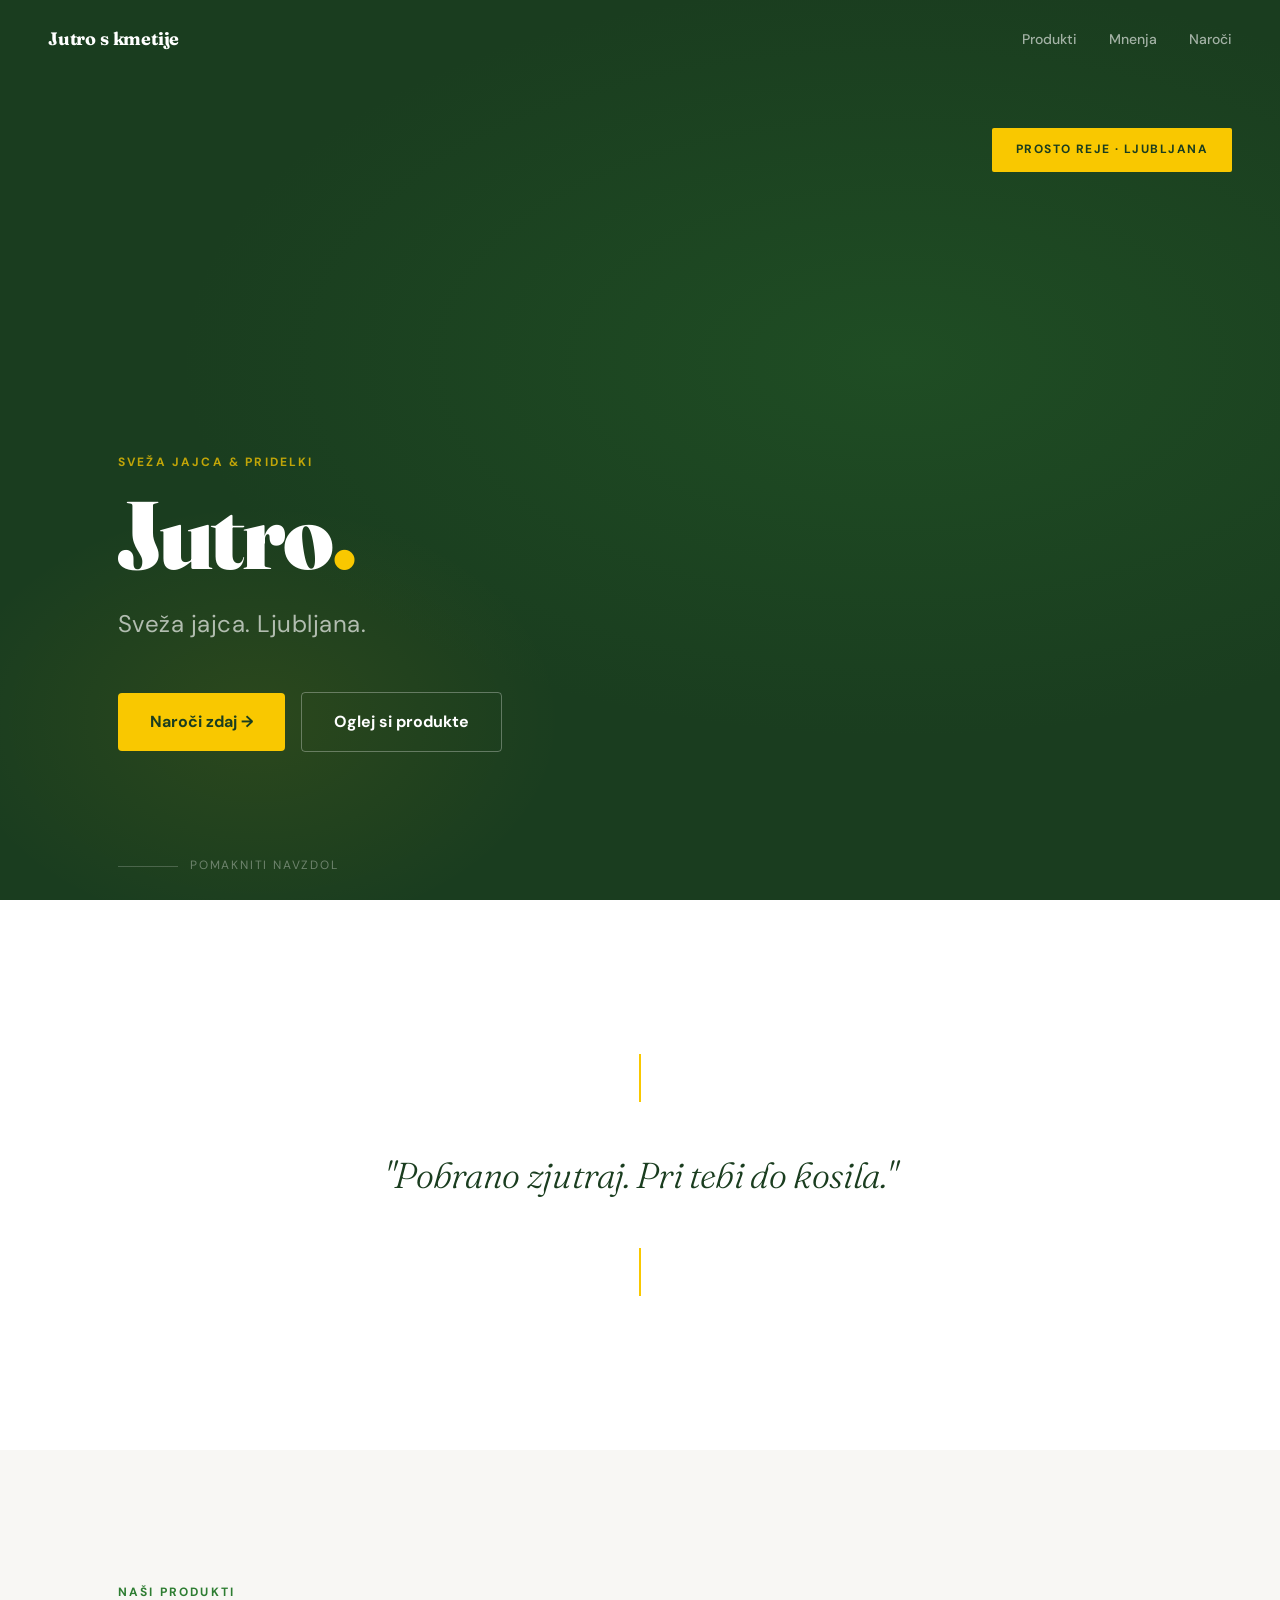
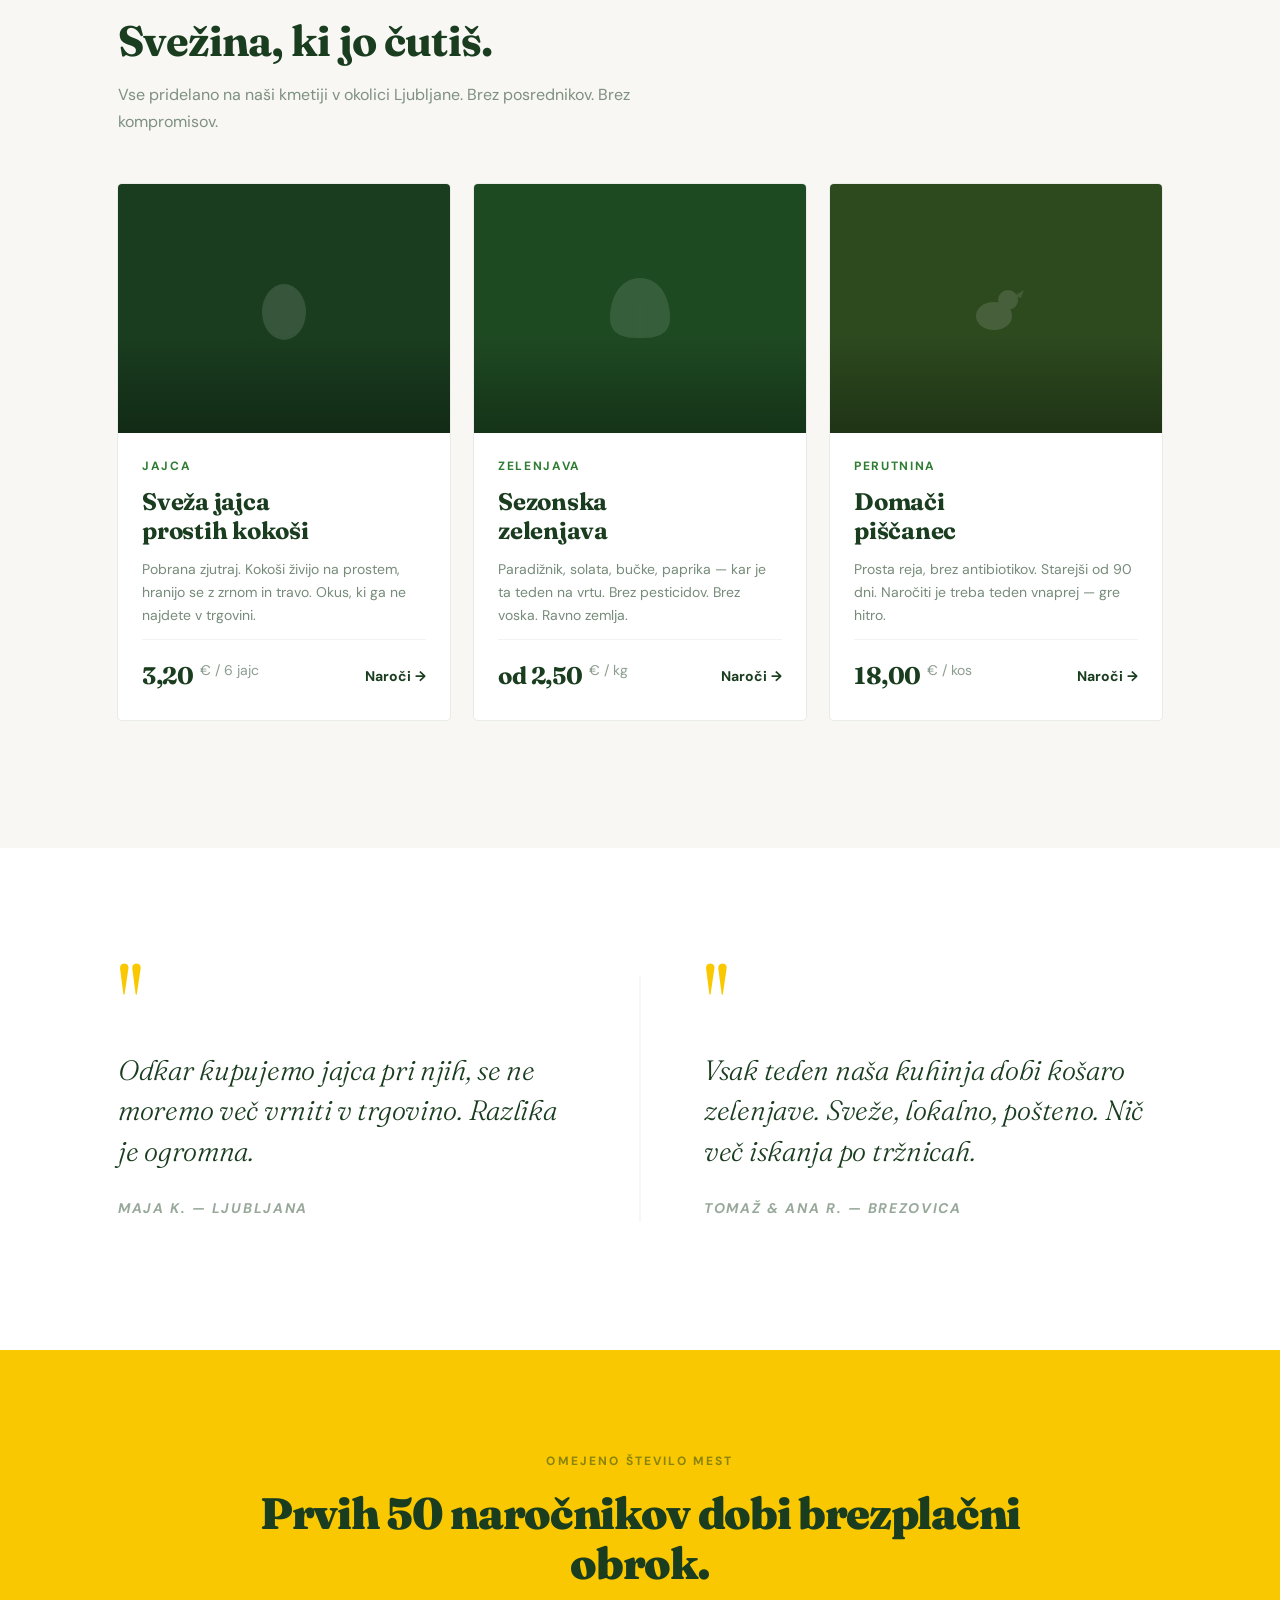
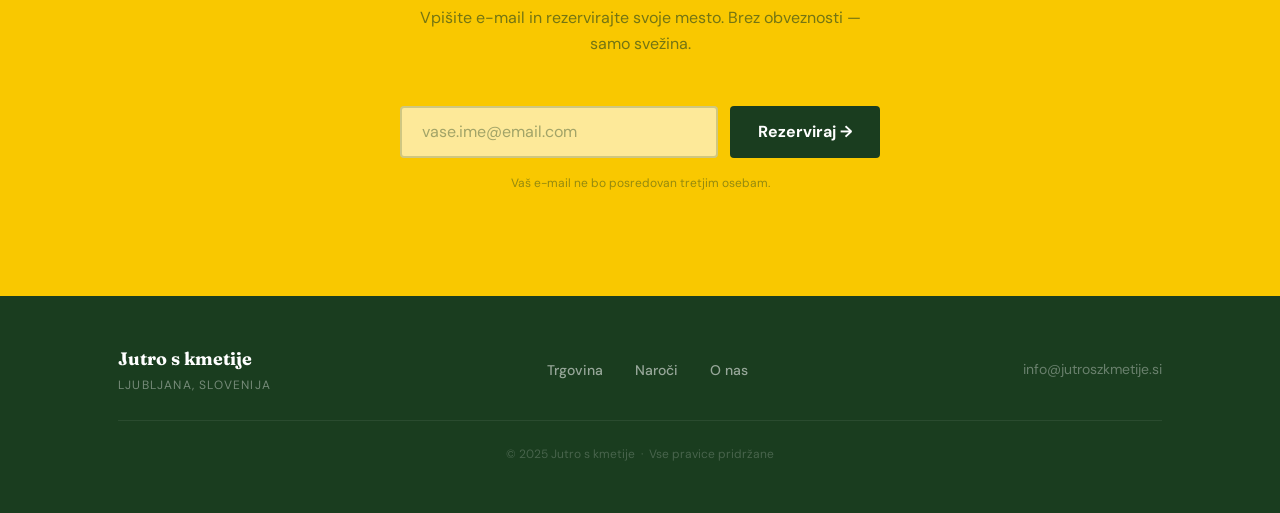
<file: designs/design-os.html>
<!DOCTYPE html>
<html lang="sl">
<head>
  <meta charset="UTF-8">
  <meta name="viewport" content="width=device-width, initial-scale=1.0">
  <title>Jutro s kmetije — Design OS</title>
  <meta name="description" content="Sveža jajca in pridelki s kmetije. Pobrano zjutraj, pri tebi do kosila. Ljubljana.">
  <meta property="og:title" content="Jutro s kmetije">
  <meta property="og:description" content="Sveža jajca. Ljubljana.">
  <link rel="preconnect" href="https://fonts.googleapis.com">
  <link rel="preconnect" href="https://fonts.gstatic.com" crossorigin>
  <link href="https://fonts.googleapis.com/css2?family=Fraunces:ital,opsz,wght@0,9..144,300;0,9..144,700;0,9..144,900;1,9..144,300;1,9..144,400;1,9..144,700&family=DM+Sans:wght@400;500;600;700&display=swap" rel="stylesheet">
  <style>
    /* ─── RESET & BASE ─────────────────────────────────────────── */
    *, *::before, *::after { box-sizing: border-box; margin: 0; padding: 0; }

    :root {
      /* Color system — 60/30/10 */
      --white:      #FFFFFF;         /* 60% — space, clarity */
      --off-white:  #F8F7F4;         /* 60% — warmth under white */
      --green-dk:   #1A3D1F;         /* 30% — nature, trust, anchor */
      --green:      #2E7D32;         /* 30% — secondary green */
      --yellow:     #F9C800;         /* 10% — energy, freshness, CTA */
      --yellow-dk:  #C9A000;         /* 10% — yellow on hover */

      /* Typography scale — modular (×1.333 perfect fourth) */
      --text-xs:    0.75rem;
      --text-sm:    0.875rem;
      --text-base:  1rem;
      --text-lg:    1.125rem;
      --text-xl:    1.5rem;
      --text-2xl:   2rem;
      --text-3xl:   2.666rem;
      --text-4xl:   3.555rem;
      --text-5xl:   clamp(3.5rem, 10vw, 6rem);

      /* Spacing — Fibonacci rhythm */
      --sp-1: 0.5rem;
      --sp-2: 0.75rem;
      --sp-3: 1rem;
      --sp-4: 1.5rem;
      --sp-5: 2rem;
      --sp-6: 3rem;
      --sp-7: 5rem;
      --sp-8: 8rem;

      /* Grid */
      --max-w: 1140px;
      --gutter: clamp(1.5rem, 5vw, 3rem);

      /* Type */
      --font-display: 'Fraunces', Georgia, serif;
      --font-body:    'DM Sans', system-ui, sans-serif;

      /* Transitions */
      --ease: cubic-bezier(0.25, 0.1, 0.25, 1);
    }

    html { scroll-behavior: smooth; -webkit-font-smoothing: antialiased; }

    body {
      font-family: var(--font-body);
      background: var(--white);
      color: var(--green-dk);
      line-height: 1.65;
      font-size: var(--text-base);
    }

    a { color: inherit; text-decoration: none; }
    img { max-width: 100%; height: auto; display: block; }
    ul { list-style: none; }

    .container {
      width: 100%;
      max-width: var(--max-w);
      margin-inline: auto;
      padding-inline: var(--gutter);
    }

    /* ─── SECTION SPACING ──────────────────────────────────────── */
    .section { padding-block: var(--sp-8); }
    @media (max-width: 600px) { .section { padding-block: var(--sp-7); } }

    /* ─── EYEBROW ──────────────────────────────────────────────── */
    .eyebrow {
      display: inline-block;
      font-family: var(--font-body);
      font-size: var(--text-xs);
      font-weight: 700;
      text-transform: uppercase;
      letter-spacing: 0.18em;
      color: var(--green);
      margin-bottom: var(--sp-3);
    }

    /* ─── 1. HERO ──────────────────────────────────────────────── */
    /*
     * Z-pattern: Eye enters top-left (brand mark) →
     * sweeps right (empty space / yellow badge) →
     * drops diagonally to headline (bottom-left) →
     * CTA completes Z at bottom-right.
     */
    .hero {
      background: var(--green-dk);
      min-height: 100svh;
      display: grid;
      grid-template-rows: auto 1fr auto;
      position: relative;
      overflow: hidden;
    }

    /* Texture layer — organic noise */
    .hero::before {
      content: '';
      position: absolute;
      inset: 0;
      background-image:
        radial-gradient(ellipse 80% 60% at 70% 40%, rgba(46,125,50,0.25) 0%, transparent 70%),
        radial-gradient(ellipse 40% 40% at 20% 80%, rgba(249,200,0,0.08) 0%, transparent 60%);
      pointer-events: none;
    }

    /* Nav bar — minimal, transparent over hero */
    .hero-nav {
      position: relative;
      z-index: 10;
      padding: var(--sp-4) var(--gutter);
      display: flex;
      align-items: center;
      justify-content: space-between;
    }

    .hero-brand {
      font-family: var(--font-display);
      font-size: var(--text-lg);
      font-weight: 700;
      color: var(--white);
      letter-spacing: -0.01em;
    }

    .hero-nav-links {
      display: flex;
      gap: var(--sp-5);
    }

    .hero-nav-links a {
      font-size: var(--text-sm);
      font-weight: 500;
      color: rgba(255,255,255,0.6);
      transition: color 0.2s var(--ease);
    }

    .hero-nav-links a:hover { color: var(--white); }

    @media (max-width: 600px) { .hero-nav-links { display: none; } }

    /* Hero content — left-aligned, Z entry point */
    .hero-body {
      position: relative;
      z-index: 10;
      display: flex;
      flex-direction: column;
      justify-content: flex-end;
      padding: var(--sp-6) var(--gutter) var(--sp-7);
      max-width: var(--max-w);
      margin-inline: auto;
      width: 100%;
    }

    /* Yellow badge — interrupts Z-scan at top-right */
    .hero-badge {
      position: absolute;
      top: clamp(5rem, 12vw, 8rem);
      right: var(--gutter);
      background: var(--yellow);
      color: var(--green-dk);
      font-family: var(--font-body);
      font-size: var(--text-xs);
      font-weight: 700;
      text-transform: uppercase;
      letter-spacing: 0.12em;
      padding: var(--sp-2) var(--sp-4);
      border-radius: 2px;
      z-index: 10;
    }

    @media (max-width: 600px) { .hero-badge { display: none; } }

    /* Display headline — type IS the design */
    .hero-headline {
      font-family: var(--font-display);
      font-size: var(--text-5xl);
      font-weight: 900;
      line-height: 0.95;
      color: var(--white);
      letter-spacing: -0.03em;
      margin-bottom: var(--sp-4);
    }

    /* Dot as brand accent — uses yellow meaningfully */
    .hero-headline .dot { color: var(--yellow); }

    .hero-subline {
      font-family: var(--font-body);
      font-size: var(--text-xl);
      font-weight: 400;
      color: rgba(255,255,255,0.65);
      letter-spacing: 0.02em;
      margin-bottom: var(--sp-6);
      max-width: 24ch;
    }

    /* CTA — Z terminus, maximum contrast */
    .btn {
      display: inline-flex;
      align-items: center;
      gap: var(--sp-2);
      padding: 1rem 2rem;
      font-family: var(--font-body);
      font-size: var(--text-base);
      font-weight: 700;
      border-radius: 4px;
      border: none;
      cursor: pointer;
      transition: all 0.2s var(--ease);
      text-decoration: none;
    }

    .btn-yellow {
      background: var(--yellow);
      color: var(--green-dk);
    }

    .btn-yellow:hover {
      background: var(--yellow-dk);
      transform: translateY(-2px);
      box-shadow: 0 8px 24px rgba(249,200,0,0.35);
    }

    .btn-ghost {
      background: transparent;
      color: var(--white);
      border: 1.5px solid rgba(255,255,255,0.3);
    }

    .btn-ghost:hover {
      background: rgba(255,255,255,0.08);
      border-color: rgba(255,255,255,0.5);
    }

    .btn-dark {
      background: var(--green-dk);
      color: var(--white);
    }

    .btn-dark:hover {
      background: var(--green);
      transform: translateY(-2px);
    }

    .hero-actions {
      display: flex;
      gap: var(--sp-3);
      flex-wrap: wrap;
      align-items: center;
    }

    /* Scroll indicator — type-driven */
    .hero-scroll {
      position: relative;
      z-index: 10;
      padding: var(--sp-4) var(--gutter);
      display: flex;
      align-items: center;
      gap: var(--sp-2);
      max-width: var(--max-w);
      margin-inline: auto;
      width: 100%;
    }

    .hero-scroll-line {
      flex: 1;
      max-width: 60px;
      height: 1px;
      background: rgba(255,255,255,0.2);
    }

    .hero-scroll-label {
      font-size: var(--text-xs);
      color: rgba(255,255,255,0.35);
      letter-spacing: 0.15em;
      text-transform: uppercase;
    }

    /* ─── 2. MANIFESTO ─────────────────────────────────────────── */
    /*
     * White background. Single Fraunces italic line.
     * Maximum white space — the line breathes alone.
     * Purpose: punctuation between hero and product.
     * Color meaning: white = clarity, pause, honesty.
     */
    .manifesto {
      background: var(--white);
      padding: clamp(5rem, 12vw, 10rem) var(--gutter);
      text-align: center;
    }

    .manifesto-line {
      font-family: var(--font-display);
      font-size: clamp(1.4rem, 3.5vw, 2.25rem);
      font-style: italic;
      font-weight: 300;
      color: var(--green-dk);
      line-height: 1.4;
      max-width: 26ch;
      margin-inline: auto;
      letter-spacing: -0.01em;
    }

    /* Thin green rule above — proximity: ties to brand */
    .manifesto::before {
      content: '';
      display: block;
      width: 2px;
      height: 48px;
      background: var(--yellow);
      margin-inline: auto;
      margin-bottom: var(--sp-6);
    }

    .manifesto::after {
      content: '';
      display: block;
      width: 2px;
      height: 48px;
      background: var(--yellow);
      margin-inline: auto;
      margin-top: var(--sp-6);
    }

    /* ─── 3. PRODUCT GRID ──────────────────────────────────────── */
    /*
     * F-pattern: Two cards on top row, one below-left.
     * Eye scans top row (Jajca → Zelenjava), drops left, finds Piščanec.
     * Gestalt proximity: cards group visually via shared gap rhythm.
     * Color: off-white background = warmth, earth, farm.
     */
    .products {
      background: var(--off-white);
      padding-block: var(--sp-8);
    }

    .products-header {
      margin-bottom: var(--sp-6);
    }

    .products-title {
      font-family: var(--font-display);
      font-size: var(--text-3xl);
      font-weight: 700;
      line-height: 1.1;
      letter-spacing: -0.02em;
      color: var(--green-dk);
      max-width: 18ch;
    }

    .products-subtitle {
      margin-top: var(--sp-3);
      font-size: var(--text-base);
      color: rgba(26,61,31,0.55);
      max-width: 48ch;
      line-height: 1.7;
    }

    /* F-pattern grid: 2 cols top, span on mobile */
    .products-grid {
      display: grid;
      grid-template-columns: repeat(3, 1fr);
      gap: 1.5rem;
    }

    @media (max-width: 860px) {
      .products-grid { grid-template-columns: repeat(2, 1fr); }
    }

    @media (max-width: 560px) {
      .products-grid { grid-template-columns: 1fr; }
    }

    /* Product card — minimal, price visible, single CTA */
    .product-card {
      background: var(--white);
      border-radius: 4px;
      overflow: hidden;
      display: flex;
      flex-direction: column;
      /* No shadow, no border — negative space does the separating */
      outline: 1px solid rgba(26,61,31,0.06);
      transition: outline-color 0.2s var(--ease), transform 0.2s var(--ease);
    }

    .product-card:hover {
      outline-color: rgba(26,61,31,0.15);
      transform: translateY(-3px);
    }

    /* Image placeholder — dark green with SVG motif */
    .product-img {
      aspect-ratio: 4/3;
      background: var(--green-dk);
      position: relative;
      overflow: hidden;
      display: flex;
      align-items: center;
      justify-content: center;
    }

    .product-img-motif {
      opacity: 0.12;
      width: 80px;
      height: 80px;
    }

    /* Subtle gradient overlay */
    .product-img::after {
      content: '';
      position: absolute;
      bottom: 0;
      left: 0;
      right: 0;
      height: 40%;
      background: linear-gradient(to top, rgba(0,0,0,0.3), transparent);
    }

    /* Card body */
    .product-body {
      padding: var(--sp-4);
      flex: 1;
      display: flex;
      flex-direction: column;
      gap: var(--sp-2);
    }

    .product-category {
      font-size: var(--text-xs);
      font-weight: 700;
      text-transform: uppercase;
      letter-spacing: 0.14em;
      color: var(--green);
    }

    .product-name {
      font-family: var(--font-display);
      font-size: var(--text-xl);
      font-weight: 700;
      line-height: 1.2;
      color: var(--green-dk);
      letter-spacing: -0.01em;
    }

    .product-desc {
      font-size: var(--text-sm);
      color: rgba(26,61,31,0.6);
      line-height: 1.65;
      flex: 1;
    }

    .product-footer {
      display: flex;
      align-items: center;
      justify-content: space-between;
      padding-top: var(--sp-3);
      border-top: 1px solid rgba(26,61,31,0.06);
      margin-top: auto;
    }

    .product-price {
      font-family: var(--font-display);
      font-size: var(--text-xl);
      font-weight: 700;
      color: var(--green-dk);
      letter-spacing: -0.02em;
    }

    .product-price sup {
      font-size: var(--text-sm);
      font-family: var(--font-body);
      font-weight: 400;
      letter-spacing: 0;
      vertical-align: super;
      color: rgba(26,61,31,0.5);
      margin-left: 2px;
    }

    .product-cta {
      font-size: var(--text-sm);
      font-weight: 700;
      color: var(--green-dk);
      display: flex;
      align-items: center;
      gap: 4px;
      transition: gap 0.2s var(--ease), color 0.2s var(--ease);
    }

    .product-card:hover .product-cta {
      color: var(--green);
      gap: 8px;
    }

    /* Product SVG icons — inline, no external deps */
    .icon-egg { fill: var(--white); }
    .icon-veg { fill: var(--white); }
    .icon-chicken { fill: var(--white); }

    /* ─── 4. SOCIAL PROOF ──────────────────────────────────────── */
    /*
     * Pure type on white. No boxes. No borders.
     * Gestalt: shared typeface + alignment = grouping.
     * Fraunces italic at large scale — quotes as visual elements.
     * Color: the quotation mark is yellow — only 10% accent.
     */
    .testimonials {
      background: var(--white);
      padding-block: var(--sp-8);
    }

    .testimonials-inner {
      display: grid;
      grid-template-columns: 1fr 1fr;
      gap: var(--sp-8);
      align-items: start;
    }

    @media (max-width: 700px) {
      .testimonials-inner {
        grid-template-columns: 1fr;
        gap: var(--sp-6);
      }
    }

    .quote-mark {
      font-family: var(--font-display);
      font-size: 6rem;
      line-height: 0.6;
      color: var(--yellow);
      display: block;
      margin-bottom: var(--sp-3);
      /* Not decoration — punctuation carries meaning */
    }

    .quote-text {
      font-family: var(--font-display);
      font-size: clamp(1.35rem, 2.5vw, 1.75rem);
      font-style: italic;
      font-weight: 300;
      line-height: 1.45;
      color: var(--green-dk);
      letter-spacing: -0.01em;
      max-width: 28ch;
      margin-bottom: var(--sp-4);
    }

    .quote-attr {
      font-size: var(--text-sm);
      font-weight: 700;
      color: rgba(26,61,31,0.45);
      text-transform: uppercase;
      letter-spacing: 0.12em;
    }

    /* Separator between quotes — vertical rule uses contrast */
    @media (min-width: 700px) {
      .testimonials-inner {
        position: relative;
      }
      .testimonials-inner::before {
        content: '';
        position: absolute;
        left: 50%;
        top: 0;
        bottom: 0;
        width: 1px;
        background: rgba(26,61,31,0.07);
        transform: translateX(-50%);
      }
    }

    /* ─── 5. PRE-ORDER STRIP ───────────────────────────────────── */
    /*
     * Full-width yellow. Color meaning: urgency + energy + freshness.
     * Dark green text — maximum contrast on yellow (passes WCAG AA).
     * Scarcity message + email input + button.
     * This is the "climax" of the narrative arc.
     */
    .preorder {
      background: var(--yellow);
      padding: clamp(4rem, 8vw, 7rem) var(--gutter);
      text-align: center;
    }

    .preorder-kicker {
      font-size: var(--text-xs);
      font-weight: 700;
      text-transform: uppercase;
      letter-spacing: 0.18em;
      color: rgba(26,61,31,0.5);
      margin-bottom: var(--sp-3);
    }

    .preorder-headline {
      font-family: var(--font-display);
      font-size: clamp(1.75rem, 4vw, 2.75rem);
      font-weight: 900;
      line-height: 1.15;
      color: var(--green-dk);
      letter-spacing: -0.03em;
      max-width: 28ch;
      margin-inline: auto;
      margin-bottom: var(--sp-3);
    }

    .preorder-sub {
      font-size: var(--text-base);
      color: rgba(26,61,31,0.6);
      margin-bottom: var(--sp-6);
      max-width: 42ch;
      margin-inline: auto;
    }

    /* Email + button — single semantic row */
    .preorder-form {
      display: flex;
      gap: var(--sp-2);
      max-width: 480px;
      margin-inline: auto;
      flex-wrap: wrap;
      justify-content: center;
    }

    .preorder-input {
      flex: 1;
      min-width: 200px;
      padding: 0.85rem 1.25rem;
      font-family: var(--font-body);
      font-size: var(--text-base);
      border: 2px solid rgba(26,61,31,0.2);
      border-radius: 4px;
      background: rgba(255,255,255,0.6);
      color: var(--green-dk);
      outline: none;
      transition: border-color 0.2s var(--ease), background 0.2s var(--ease);
    }

    .preorder-input::placeholder {
      color: rgba(26,61,31,0.4);
    }

    .preorder-input:focus {
      border-color: var(--green-dk);
      background: var(--white);
    }

    .preorder-form .btn-dark {
      white-space: nowrap;
      padding: 0.85rem 1.75rem;
    }

    .preorder-terms {
      margin-top: var(--sp-3);
      font-size: var(--text-xs);
      color: rgba(26,61,31,0.45);
    }

    /* ─── 6. FOOTER ────────────────────────────────────────────── */
    /*
     * Dark green — closes the page with brand weight.
     * Minimal: logo + 3 links + email.
     * Nothing decorative. Lupton: "Every element should enable action."
     */
    .footer {
      background: var(--green-dk);
      padding: var(--sp-6) var(--gutter);
    }

    .footer-inner {
      display: flex;
      align-items: center;
      justify-content: space-between;
      flex-wrap: wrap;
      gap: var(--sp-4);
    }

    .footer-brand {
      font-family: var(--font-display);
      font-size: var(--text-lg);
      font-weight: 700;
      color: var(--white);
    }

    .footer-brand span {
      display: block;
      font-family: var(--font-body);
      font-size: var(--text-xs);
      font-weight: 400;
      color: rgba(255,255,255,0.4);
      letter-spacing: 0.1em;
      text-transform: uppercase;
      margin-top: 2px;
    }

    .footer-links {
      display: flex;
      gap: var(--sp-5);
      flex-wrap: wrap;
    }

    .footer-links a {
      font-size: var(--text-sm);
      color: rgba(255,255,255,0.55);
      transition: color 0.2s var(--ease);
      font-weight: 500;
    }

    .footer-links a:hover { color: var(--yellow); }

    .footer-email {
      font-size: var(--text-sm);
      color: rgba(255,255,255,0.35);
      transition: color 0.2s var(--ease);
    }

    .footer-email:hover { color: var(--white); }

    .footer-bottom {
      margin-top: var(--sp-4);
      padding-top: var(--sp-4);
      border-top: 1px solid rgba(255,255,255,0.07);
      font-size: var(--text-xs);
      color: rgba(255,255,255,0.2);
      text-align: center;
    }

    /* ─── FOCUS STATES (a11y) ──────────────────────────────────── */
    :focus-visible {
      outline: 2px solid var(--yellow);
      outline-offset: 3px;
    }

    /* ─── REDUCED MOTION ───────────────────────────────────────── */
    @media (prefers-reduced-motion: reduce) {
      *, *::before, *::after { transition: none !important; animation: none !important; }
    }
  </style>
</head>
<body>

<!-- ━━━━━━━━━━━━━━━━━━━━━━━━━━━━━━━━━━━━━━━━━━━━━━━━
     1. HERO — Full-bleed, Z-pattern composition
     Z: Brand (TL) → Badge (TR) → Headline (BL) → CTA (BR)
     ━━━━━━━━━━━━━━━━━━━━━━━━━━━━━━━━━━━━━━━━━━━━━━━━ -->
<header class="hero">

  <!-- Z entry: top-left brand mark -->
  <nav class="hero-nav" aria-label="Glavna navigacija">
    <div class="hero-brand">Jutro s kmetije</div>
    <ul class="hero-nav-links" role="list">
      <li><a href="#products">Produkti</a></li>
      <li><a href="#testimonials">Mnenja</a></li>
      <li><a href="#preorder">Naroči</a></li>
    </ul>
  </nav>

  <!-- Z sweep: top-right badge interrupts scan -->
  <div class="hero-badge" aria-label="Prostovoljno reje">Prosto reje · Ljubljana</div>

  <!-- Z diagonal drop: headline at bottom-left -->
  <div class="hero-body">
    <p class="eyebrow" style="color: rgba(249,200,0,0.75);">Sveža jajca &amp; pridelki</p>

    <h1 class="hero-headline">
      Jutro<span class="dot">.</span>
    </h1>

    <p class="hero-subline">Sveža jajca. Ljubljana.</p>

    <!-- Z terminus: CTA at bottom area -->
    <div class="hero-actions">
      <a href="#preorder" class="btn btn-yellow">Naroči zdaj →</a>
      <a href="#products" class="btn btn-ghost">Oglej si produkte</a>
    </div>
  </div>

  <div class="hero-scroll" aria-hidden="true">
    <div class="hero-scroll-line"></div>
    <span class="hero-scroll-label">Pomakniti navzdol</span>
  </div>

</header>

<!-- ━━━━━━━━━━━━━━━━━━━━━━━━━━━━━━━━━━━━━━━━━━━━━━━━
     2. MANIFESTO — One line. Maximum breathing room.
     Fraunces italic — type as primary design element.
     ━━━━━━━━━━━━━━━━━━━━━━━━━━━━━━━━━━━━━━━━━━━━━━━━ -->
<section class="manifesto" aria-label="Naše načelo">
  <p class="manifesto-line">
    "Pobrano zjutraj. Pri tebi do kosila."
  </p>
</section>

<!-- ━━━━━━━━━━━━━━━━━━━━━━━━━━━━━━━━━━━━━━━━━━━━━━━━
     3. PRODUCTS — F-pattern grid. Gestalt proximity.
     3 cards: Jajca / Zelenjava / Piščanec.
     Price visible. One CTA per card.
     ━━━━━━━━━━━━━━━━━━━━━━━━━━━━━━━━━━━━━━━━━━━━━━━━ -->
<section class="products section" id="products">
  <div class="container">

    <header class="products-header">
      <span class="eyebrow">Naši produkti</span>
      <h2 class="products-title">Svežina, ki jo čutiš.</h2>
      <p class="products-subtitle">Vse pridelano na naši kmetiji v okolici Ljubljane. Brez posrednikov. Brez kompromisov.</p>
    </header>

    <!-- F-pattern: eye reads top row left-to-right, then drops left -->
    <div class="products-grid" role="list">

      <!-- Card 1: Jajca — F top-left, primary product, highest visual weight -->
      <article class="product-card" role="listitem">
        <div class="product-img" aria-label="Fotografija jajc">
          <!-- Inline SVG egg motif — semantic, zero-weight -->
          <svg class="product-img-motif" viewBox="0 0 80 80" xmlns="http://www.w3.org/2000/svg" aria-hidden="true">
            <ellipse class="icon-egg" cx="40" cy="44" rx="22" ry="28"/>
          </svg>
        </div>
        <div class="product-body">
          <span class="product-category">Jajca</span>
          <h3 class="product-name">Sveža jajca<br>prostih kokoši</h3>
          <p class="product-desc">Pobrana zjutraj. Kokoši živijo na prostem, hranijo se z zrnom in travo. Okus, ki ga ne najdete v trgovini.</p>
          <div class="product-footer">
            <div class="product-price">3,20 <sup>€ / 6 jajc</sup></div>
            <a href="../preorder.html" class="product-cta" aria-label="Naroči jajca">
              Naroči <span aria-hidden="true">→</span>
            </a>
          </div>
        </div>
      </article>

      <!-- Card 2: Zelenjava — F top-right -->
      <article class="product-card" role="listitem">
        <div class="product-img" aria-label="Fotografija zelenjave" style="background: #1e4a22;">
          <svg class="product-img-motif" viewBox="0 0 80 80" xmlns="http://www.w3.org/2000/svg" aria-hidden="true">
            <!-- Leaf shape -->
            <path class="icon-veg" d="M40 10 C60 10 70 30 70 50 C70 70 50 70 40 70 C30 70 10 70 10 50 C10 30 20 10 40 10 Z" opacity="0.9"/>
            <line x1="40" y1="70" x2="40" y2="30" stroke="white" stroke-width="2" opacity="0.4"/>
          </svg>
        </div>
        <div class="product-body">
          <span class="product-category">Zelenjava</span>
          <h3 class="product-name">Sezonska<br>zelenjava</h3>
          <p class="product-desc">Paradižnik, solata, bučke, paprika — kar je ta teden na vrtu. Brez pesticidov. Brez voska. Ravno zemlja.</p>
          <div class="product-footer">
            <div class="product-price">od 2,50 <sup>€ / kg</sup></div>
            <a href="../preorder.html" class="product-cta" aria-label="Naroči zelenjavo">
              Naroči <span aria-hidden="true">→</span>
            </a>
          </div>
        </div>
      </article>

      <!-- Card 3: Piščanec — F second row, left-aligned in F-pattern -->
      <article class="product-card" role="listitem">
        <div class="product-img" aria-label="Fotografija piščanca" style="background: #2d4a1f;">
          <svg class="product-img-motif" viewBox="0 0 80 80" xmlns="http://www.w3.org/2000/svg" aria-hidden="true">
            <!-- Simple bird silhouette -->
            <ellipse class="icon-chicken" cx="38" cy="48" rx="18" ry="14"/>
            <circle class="icon-chicken" cx="52" cy="32" r="10"/>
            <path d="M58 28 L68 22 L65 30 Z" fill="white" opacity="0.8"/>
          </svg>
        </div>
        <div class="product-body">
          <span class="product-category">Perutnina</span>
          <h3 class="product-name">Domači<br>piščanec</h3>
          <p class="product-desc">Prosta reja, brez antibiotikov. Starejši od 90 dni. Naročiti je treba teden vnaprej — gre hitro.</p>
          <div class="product-footer">
            <div class="product-price">18,00 <sup>€ / kos</sup></div>
            <a href="../preorder.html" class="product-cta" aria-label="Naroči piščanca">
              Naroči <span aria-hidden="true">→</span>
            </a>
          </div>
        </div>
      </article>

    </div>
  </div>
</section>

<!-- ━━━━━━━━━━━━━━━━━━━━━━━━━━━━━━━━━━━━━━━━━━━━━━━━
     4. SOCIAL PROOF — Type on white. No boxes.
     Fraunces italic at large scale = quotes as image.
     Yellow quotation mark = 10% accent with purpose.
     ━━━━━━━━━━━━━━━━━━━━━━━━━━━━━━━━━━━━━━━━━━━━━━━━ -->
<section class="testimonials section" id="testimonials" aria-label="Mnenja strank">
  <div class="container">
    <div class="testimonials-inner">

      <blockquote>
        <span class="quote-mark" aria-hidden="true">"</span>
        <p class="quote-text">Odkar kupujemo jajca pri njih, se ne moremo več vrniti v trgovino. Razlika je ogromna.</p>
        <cite class="quote-attr">Maja K. &mdash; Ljubljana</cite>
      </blockquote>

      <blockquote>
        <span class="quote-mark" aria-hidden="true">"</span>
        <p class="quote-text">Vsak teden naša kuhinja dobi košaro zelenjave. Sveže, lokalno, pošteno. Nič več iskanja po tržnicah.</p>
        <cite class="quote-attr">Tomaž &amp; Ana R. &mdash; Brezovica</cite>
      </blockquote>

    </div>
  </div>
</section>

<!-- ━━━━━━━━━━━━━━━━━━━━━━━━━━━━━━━━━━━━━━━━━━━━━━━━
     5. PRE-ORDER STRIP — Full-width yellow.
     Yellow = peak energy, narrative climax.
     Scarcity drives urgency. Dark green = max contrast.
     ━━━━━━━━━━━━━━━━━━━━━━━━━━━━━━━━━━━━━━━━━━━━━━━━ -->
<section class="preorder" id="preorder" aria-label="Prednaročilo">
  <p class="preorder-kicker">Omejeno število mest</p>
  <h2 class="preorder-headline">Prvih 50 naročnikov dobi brezplačni obrok.</h2>
  <p class="preorder-sub">Vpišite e-mail in rezervirajte svoje mesto. Brez obveznosti — samo svežina.</p>

  <form class="preorder-form" action="#" method="post" novalidate>
    <label for="preorder-email" class="visually-hidden">Vaš e-mail naslov</label>
    <input
      id="preorder-email"
      name="email"
      type="email"
      class="preorder-input"
      placeholder="vase.ime@email.com"
      required
      autocomplete="email"
    >
    <button type="submit" class="btn btn-dark">Rezerviraj &rarr;</button>
  </form>

  <p class="preorder-terms">Vaš e-mail ne bo posredovan tretjim osebam.</p>
</section>

<!-- ━━━━━━━━━━━━━━━━━━━━━━━━━━━━━━━━━━━━━━━━━━━━━━━━
     6. FOOTER — Dark green anchor. Logo + 3 links + email.
     Nothing decorative. Every element enables an action.
     ━━━━━━━━━━━━━━━━━━━━━━━━━━━━━━━━━━━━━━━━━━━━━━━━ -->
<footer class="footer" role="contentinfo">
  <div class="container">
    <div class="footer-inner">

      <div class="footer-brand">
        Jutro s kmetije
        <span>Ljubljana, Slovenija</span>
      </div>

      <nav aria-label="Noga navigacija">
        <ul class="footer-links" role="list">
          <li><a href="../shop.html">Trgovina</a></li>
          <li><a href="../preorder.html">Naroči</a></li>
          <li><a href="../about.html">O nas</a></li>
        </ul>
      </nav>

      <a href="mailto:info@jutroszkmetije.si" class="footer-email">info@jutroszkmetije.si</a>

    </div>

    <div class="footer-bottom">
      &copy; 2025 Jutro s kmetije &nbsp;&middot;&nbsp; Vse pravice pridržane
    </div>
  </div>
</footer>

<!-- ━━━━━━━━━━━━━━━━━━━━━━━━━━━━━━━━━━━━━━━━━━━━━━━━
     Visually hidden utility (used for form label a11y)
     ━━━━━━━━━━━━━━━━━━━━━━━━━━━━━━━━━━━━━━━━━━━━━━━━ -->
<style>
  .visually-hidden {
    position: absolute;
    width: 1px;
    height: 1px;
    padding: 0;
    margin: -1px;
    overflow: hidden;
    clip: rect(0,0,0,0);
    white-space: nowrap;
    border: 0;
  }
</style>

</body>
</html>
</file>
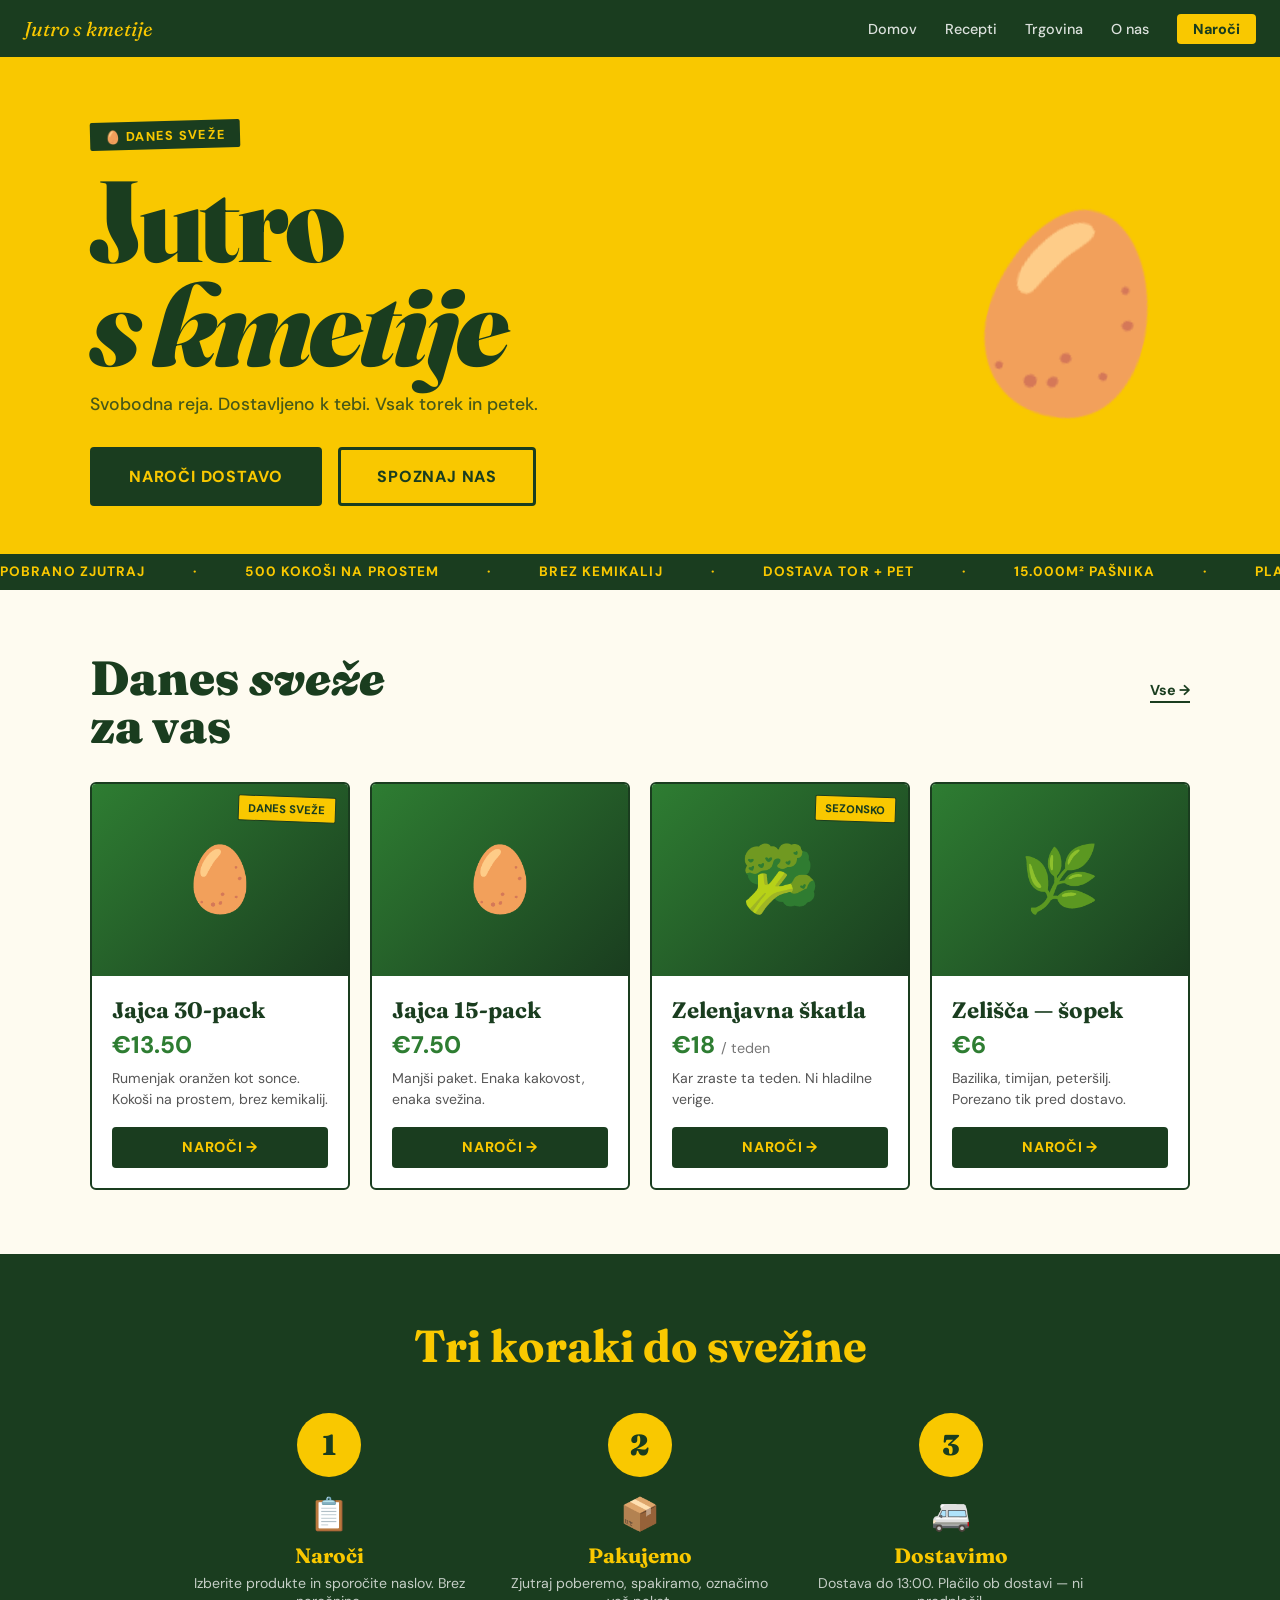
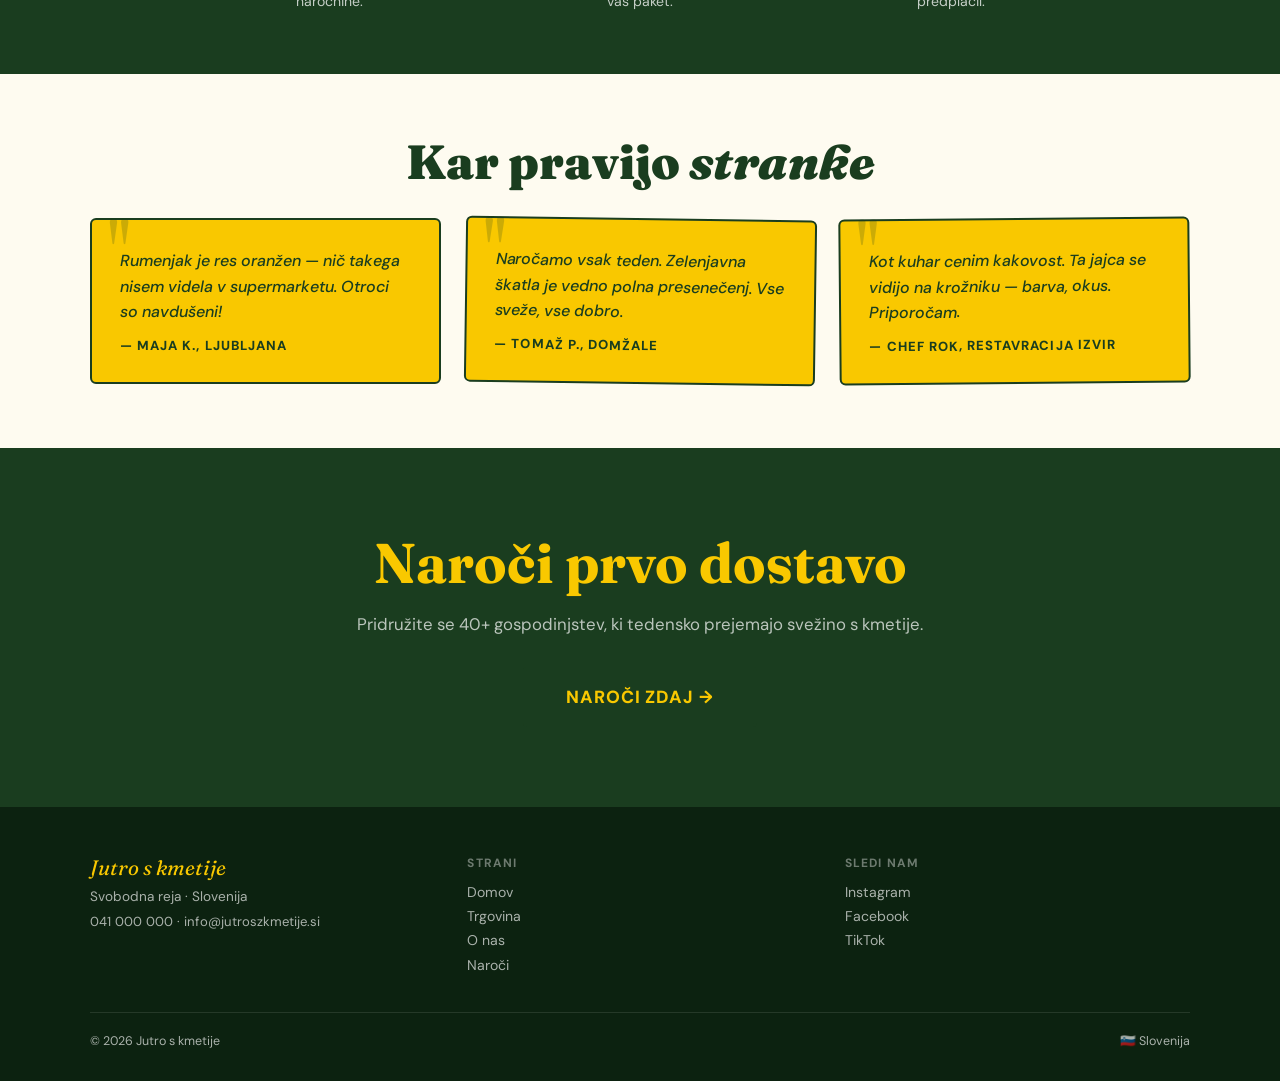
<file: designs/market.html>
<!DOCTYPE html>
<html lang="sl">
<head>
  <meta charset="UTF-8">
  <meta name="viewport" content="width=device-width, initial-scale=1.0">
  <title>Jutro s kmetije — Tržnica</title>
  <meta name="description" content="Svobodna reja. Dostavljeno k tebi. Bold market stall energy.">
  <meta property="og:title" content="Jutro s kmetije — Tržnica">
  <link rel="preconnect" href="https://fonts.googleapis.com">
  <link rel="preconnect" href="https://fonts.gstatic.com" crossorigin>
  <link href="https://fonts.googleapis.com/css2?family=Fraunces:ital,opsz,wght@0,9..144,700;0,9..144,900;1,9..144,700;1,9..144,900&family=DM+Sans:wght@400;500;700;800&display=swap" rel="stylesheet">
  <style>
    *, *::before, *::after { box-sizing: border-box; margin: 0; padding: 0; }
    :root {
      --yellow: #F9C800;
      --yellow-dk: #D9A800;
      --green-dk: #1A3D1F;
      --green: #2E7D32;
      --white: #FFFFFF;
      --cream: #FEFBF0;
      --black: #0F0F0F;
    }
    html { scroll-behavior: smooth; }
    body { font-family: 'DM Sans', sans-serif; color: var(--green-dk); background: var(--cream); }
    a { color: inherit; text-decoration: none; }
    ul { list-style: none; }

    /* NAV */
    .nav { background: var(--green-dk); padding: 1rem 1.5rem; display: flex; justify-content: space-between; align-items: center; position: sticky; top: 0; z-index: 100; }
    .nav-brand { font-family: 'Fraunces', serif; color: var(--yellow); font-size: 1.25rem; font-style: italic; }
    .nav-links { display: flex; gap: 1.75rem; align-items: center; }
    .nav-links a { color: rgba(255,255,255,.85); font-size: .9rem; font-weight: 500; transition: color .15s; }
    .nav-links a:hover { color: var(--yellow); }
    .nav-links .nav-cta { background: var(--yellow); color: var(--green-dk); padding: .4rem 1rem; border-radius: 4px; font-weight: 800; }
    .nav-toggle { display: none; }
    .nav-hamburger { display: none; flex-direction: column; gap: 5px; cursor: pointer; }
    .nav-hamburger span { display: block; width: 24px; height: 2px; background: #fff; }
    @media (max-width: 700px) {
      .nav-hamburger { display: flex; }
      .nav-links { display: none; position: absolute; top: 100%; left: 0; right: 0; background: var(--green-dk); flex-direction: column; align-items: flex-start; padding: .75rem 1.5rem 1.5rem; gap: .25rem; }
      .nav-links a { width: 100%; padding: .6rem 0; }
      .nav-toggle:checked ~ .nav-links { display: flex; }
    }
    @media (min-width: 701px) { .nav-hamburger { display: none; } .nav-links { display: flex !important; } }

    /* HERO */
    .hero { background: var(--yellow); padding: 4rem 1.5rem 3rem; overflow: hidden; position: relative; }
    .hero-inner { max-width: 1100px; margin: 0 auto; display: grid; grid-template-columns: 1fr auto; gap: 2rem; align-items: center; }
    @media (max-width: 700px) { .hero-inner { grid-template-columns: 1fr; } }
    .hero-badge {
      display: inline-block;
      background: var(--green-dk);
      color: var(--yellow);
      font-size: .8rem;
      font-weight: 800;
      text-transform: uppercase;
      letter-spacing: .1em;
      padding: .35rem .9rem;
      border-radius: 2px;
      margin-bottom: 1.25rem;
      transform: rotate(-1.5deg);
      display: inline-block;
    }
    .hero h1 {
      font-family: 'Fraunces', serif;
      font-size: clamp(3.5rem, 9vw, 7.5rem);
      font-weight: 900;
      color: var(--green-dk);
      line-height: .9;
      letter-spacing: -.03em;
      margin-bottom: 1rem;
    }
    .hero h1 em { font-style: italic; color: var(--green-dk); }
    .hero-tagline { font-size: 1.1rem; font-weight: 500; color: var(--green-dk); max-width: 42ch; margin-bottom: 2rem; opacity: .8; }
    .btn-market { display: inline-block; background: var(--green-dk); color: var(--yellow); font-weight: 800; font-size: 1rem; padding: 1rem 2.25rem; border-radius: 4px; border: 3px solid var(--green-dk); transition: all .15s; text-transform: uppercase; letter-spacing: .05em; }
    .btn-market:hover { background: transparent; color: var(--green-dk); }
    .btn-market.outline { background: transparent; color: var(--green-dk); border-color: var(--green-dk); }
    .btn-market.outline:hover { background: var(--green-dk); color: var(--yellow); }
    .hero-egg { font-size: clamp(6rem, 15vw, 12rem); transform: rotate(15deg); line-height: 1; user-select: none; }

    /* TICKER */
    .ticker { background: var(--green-dk); color: var(--yellow); padding: .6rem 0; overflow: hidden; white-space: nowrap; font-weight: 700; font-size: .85rem; letter-spacing: .08em; text-transform: uppercase; }
    .ticker-inner { display: inline-flex; gap: 3rem; animation: ticker 18s linear infinite; }
    @keyframes ticker { from { transform: translateX(0); } to { transform: translateX(-50%); } }

    /* PRODUCTS */
    .section { padding: 4rem 1.5rem; }
    .container { max-width: 1100px; margin: 0 auto; }
    .section-header { display: flex; align-items: baseline; justify-content: space-between; margin-bottom: 2rem; flex-wrap: wrap; gap: 1rem; }
    .section-title { font-family: 'Fraunces', serif; font-size: clamp(1.8rem, 4vw, 3rem); font-weight: 900; line-height: 1; }
    .section-title em { font-style: italic; }

    .market-grid { display: grid; grid-template-columns: repeat(auto-fit, minmax(250px, 1fr)); gap: 1.25rem; }
    .market-card { background: var(--white); border: 2px solid var(--green-dk); border-radius: 6px; overflow: hidden; position: relative; transition: transform .15s, box-shadow .15s; }
    .market-card:hover { transform: rotate(-.5deg) translateY(-4px); box-shadow: 6px 6px 0 var(--green-dk); }
    .card-img { background: linear-gradient(135deg, #2E7D32, #1A3D1F); aspect-ratio: 4/3; display: flex; align-items: center; justify-content: center; font-size: 4rem; position: relative; }
    .fresh-badge {
      position: absolute;
      top: .75rem;
      right: .75rem;
      background: var(--yellow);
      color: var(--green-dk);
      font-size: .7rem;
      font-weight: 800;
      text-transform: uppercase;
      padding: .3rem .6rem;
      border-radius: 2px;
      transform: rotate(2deg);
      border: 1.5px solid var(--green-dk);
    }
    .card-body { padding: 1.25rem; }
    .card-title { font-family: 'Fraunces', serif; font-size: 1.4rem; font-weight: 700; margin-bottom: .3rem; }
    .card-price { font-size: 1.5rem; font-weight: 800; color: var(--green); margin-bottom: .5rem; }
    .card-desc { font-size: .88rem; color: #555; line-height: 1.55; margin-bottom: 1rem; }
    .card-btn { width: 100%; padding: .7rem; background: var(--green-dk); color: var(--yellow); border: none; font-family: 'DM Sans', sans-serif; font-weight: 800; font-size: .9rem; text-transform: uppercase; letter-spacing: .05em; border-radius: 4px; cursor: pointer; transition: background .15s; }
    .card-btn:hover { background: var(--green); }

    /* HOW IT WORKS */
    .steps-section { background: var(--green-dk); color: var(--white); padding: 4rem 1.5rem; }
    .steps-grid { display: grid; grid-template-columns: repeat(3, 1fr); gap: 2rem; max-width: 900px; margin: 0 auto; }
    @media (max-width: 600px) { .steps-grid { grid-template-columns: 1fr; } }
    .step-card { text-align: center; }
    .step-circle {
      width: 64px; height: 64px;
      background: var(--yellow);
      color: var(--green-dk);
      border-radius: 50%;
      display: flex;
      align-items: center;
      justify-content: center;
      font-family: 'Fraunces', serif;
      font-size: 1.8rem;
      font-weight: 900;
      margin: 0 auto 1rem;
    }
    .step-icon-big { font-size: 2rem; margin-bottom: .5rem; }
    .step-name { font-family: 'Fraunces', serif; font-size: 1.3rem; font-weight: 700; margin-bottom: .4rem; color: var(--yellow); }
    .step-desc { font-size: .88rem; color: rgba(255,255,255,.75); }

    /* TESTIMONIALS */
    .testi-grid { display: grid; grid-template-columns: repeat(auto-fit, minmax(260px, 1fr)); gap: 1.5rem; }
    .testi-card {
      background: var(--yellow);
      border: 2px solid var(--green-dk);
      border-radius: 6px;
      padding: 1.75rem;
      position: relative;
    }
    .testi-card::before { content: '"'; font-family: 'Fraunces', serif; font-size: 5rem; color: var(--green-dk); opacity: .2; position: absolute; top: -.5rem; left: 1rem; line-height: 1; }
    .testi-text { font-size: 1rem; font-weight: 500; color: var(--green-dk); margin-bottom: .75rem; font-style: italic; line-height: 1.6; position: relative; z-index: 1; }
    .testi-name { font-size: .82rem; font-weight: 800; text-transform: uppercase; letter-spacing: .08em; color: var(--green-dk); }

    /* CTA */
    .cta-section { background: var(--green-dk); text-align: center; padding: 5rem 1.5rem; }
    .cta-section h2 { font-family: 'Fraunces', serif; font-size: clamp(2rem, 5vw, 3.5rem); color: var(--yellow); margin-bottom: 1rem; }
    .cta-section p { color: rgba(255,255,255,.7); margin-bottom: 2rem; font-size: 1.05rem; }

    /* FOOTER */
    .footer { background: #0C2210; color: rgba(255,255,255,.65); padding: 3rem 1.5rem 2rem; }
    .footer-grid { display: grid; grid-template-columns: repeat(auto-fit, minmax(160px, 1fr)); gap: 2rem; margin-bottom: 2rem; }
    .footer-brand { font-family: 'Fraunces', serif; color: var(--yellow); font-size: 1.3rem; font-style: italic; margin-bottom: .5rem; }
    .footer h4 { font-size: .75rem; text-transform: uppercase; letter-spacing: .1em; color: rgba(255,255,255,.4); margin-bottom: .75rem; }
    .footer ul li { margin-bottom: .4rem; font-size: .88rem; }
    .footer ul li a:hover { color: var(--yellow); }
    .footer-bottom { border-top: 1px solid rgba(255,255,255,.1); padding-top: 1.25rem; display: flex; justify-content: space-between; font-size: .78rem; flex-wrap: wrap; gap: .5rem; }
  </style>
</head>
<body>

<!-- NAV -->
<nav class="nav">
  <div class="nav-brand">Jutro s kmetije</div>
  <input type="checkbox" id="nav-toggle" class="nav-toggle">
  <label for="nav-toggle" class="nav-hamburger"><span></span><span></span><span></span></label>
  <ul class="nav-links">
    <li><a href="../index.html">Domov</a></li>
    <li><a href="../recepti.html">Recepti</a></li>
    <li><a href="../shop.html">Trgovina</a></li>
    <li><a href="../about.html">O nas</a></li>
    <li><a href="../preorder.html" class="nav-cta">Naroči</a></li>
  </ul>
</nav>

<!-- HERO -->
<section class="hero">
  <div class="hero-inner">
    <div>
      <div class="hero-badge">🥚 Danes sveže</div>
      <h1>Jutro<br><em>s kmetije</em></h1>
      <p class="hero-tagline">Svobodna reja. Dostavljeno k tebi. Vsak torek in petek.</p>
      <div style="display:flex;gap:1rem;flex-wrap:wrap;">
        <a href="../preorder.html" class="btn-market">Naroči dostavo</a>
        <a href="../about.html" class="btn-market outline">Spoznaj nas</a>
      </div>
    </div>
    <div class="hero-egg" aria-hidden="true">🥚</div>
  </div>
</section>

<!-- TICKER -->
<div class="ticker">
  <div class="ticker-inner">
    <span>Pobrano zjutraj</span><span>·</span>
    <span>500 kokoši na prostem</span><span>·</span>
    <span>Brez kemikalij</span><span>·</span>
    <span>Dostava tor + pet</span><span>·</span>
    <span>15.000m² pašnika</span><span>·</span>
    <span>Plačilo ob dostavi</span><span>·</span>
    <span>Pobrano zjutraj</span><span>·</span>
    <span>500 kokoši na prostem</span><span>·</span>
    <span>Brez kemikalij</span><span>·</span>
    <span>Dostava tor + pet</span><span>·</span>
    <span>15.000m² pašnika</span><span>·</span>
    <span>Plačilo ob dostavi</span><span>·</span>
  </div>
</div>

<!-- PRODUCTS -->
<section class="section" style="background:var(--cream);">
  <div class="container">
    <div class="section-header">
      <h2 class="section-title">Danes <em>sveže</em><br>za vas</h2>
      <a href="../shop.html" style="font-weight:700;font-size:.9rem;border-bottom:2px solid var(--green-dk);padding-bottom:2px;">Vse →</a>
    </div>
    <div class="market-grid">
      <div class="market-card">
        <div class="card-img">
          <span>🥚</span>
          <span class="fresh-badge">Danes sveže</span>
        </div>
        <div class="card-body">
          <div class="card-title">Jajca 30-pack</div>
          <div class="card-price">€13.50</div>
          <p class="card-desc">Rumenjak oranžen kot sonce. Kokoši na prostem, brez kemikalij.</p>
          <button class="card-btn" onclick="window.location='../shop.html'">Naroči →</button>
        </div>
      </div>
      <div class="market-card">
        <div class="card-img"><span>🥚</span></div>
        <div class="card-body">
          <div class="card-title">Jajca 15-pack</div>
          <div class="card-price">€7.50</div>
          <p class="card-desc">Manjši paket. Enaka kakovost, enaka svežina.</p>
          <button class="card-btn" onclick="window.location='../shop.html'">Naroči →</button>
        </div>
      </div>
      <div class="market-card">
        <div class="card-img">
          <span>🥦</span>
          <span class="fresh-badge">Sezonsko</span>
        </div>
        <div class="card-body">
          <div class="card-title">Zelenjavna škatla</div>
          <div class="card-price">€18 <small style="font-size:.9rem;font-weight:400;color:#777;">/ teden</small></div>
          <p class="card-desc">Kar zraste ta teden. Ni hladilne verige.</p>
          <button class="card-btn" onclick="window.location='../shop.html'">Naroči →</button>
        </div>
      </div>
      <div class="market-card">
        <div class="card-img"><span>🌿</span></div>
        <div class="card-body">
          <div class="card-title">Zelišča — šopek</div>
          <div class="card-price">€6</div>
          <p class="card-desc">Bazilika, timijan, peteršilj. Porezano tik pred dostavo.</p>
          <button class="card-btn" onclick="window.location='../shop.html'">Naroči →</button>
        </div>
      </div>
    </div>
  </div>
</section>

<!-- HOW IT WORKS -->
<section class="steps-section">
  <div class="container">
    <h2 style="font-family:'Fraunces',serif;color:var(--yellow);text-align:center;font-size:clamp(1.8rem,4vw,2.8rem);margin-bottom:2.5rem;">Tri koraki do svežine</h2>
    <div class="steps-grid">
      <div class="step-card">
        <div class="step-circle">1</div>
        <div class="step-icon-big">📋</div>
        <div class="step-name">Naroči</div>
        <p class="step-desc">Izberite produkte in sporočite naslov. Brez naročnine.</p>
      </div>
      <div class="step-card">
        <div class="step-circle">2</div>
        <div class="step-icon-big">📦</div>
        <div class="step-name">Pakujemo</div>
        <p class="step-desc">Zjutraj poberemo, spakiramo, označimo vaš paket.</p>
      </div>
      <div class="step-card">
        <div class="step-circle">3</div>
        <div class="step-icon-big">🚐</div>
        <div class="step-name">Dostavimo</div>
        <p class="step-desc">Dostava do 13:00. Plačilo ob dostavi — ni predplačil.</p>
      </div>
    </div>
  </div>
</section>

<!-- TESTIMONIALS -->
<section class="section" style="background:var(--cream);">
  <div class="container">
    <h2 class="section-title" style="margin-bottom:2rem;text-align:center;">Kar pravijo <em>stranke</em></h2>
    <div class="testi-grid">
      <div class="testi-card">
        <p class="testi-text">Rumenjak je res oranžen — nič takega nisem videla v supermarketu. Otroci so navdušeni!</p>
        <div class="testi-name">— Maja K., Ljubljana</div>
      </div>
      <div class="testi-card" style="transform:rotate(.8deg);">
        <p class="testi-text">Naročamo vsak teden. Zelenjavna škatla je vedno polna presenečenj. Vse sveže, vse dobro.</p>
        <div class="testi-name">— Tomaž P., Domžale</div>
      </div>
      <div class="testi-card" style="transform:rotate(-.5deg);">
        <p class="testi-text">Kot kuhar cenim kakovost. Ta jajca se vidijo na krožniku — barva, okus. Priporočam.</p>
        <div class="testi-name">— Chef Rok, Restavracija Izvir</div>
      </div>
    </div>
  </div>
</section>

<!-- CTA -->
<section class="cta-section">
  <div class="container">
    <h2>Naroči prvo dostavo</h2>
    <p>Pridružite se 40+ gospodinjstev, ki tedensko prejemajo svežino s kmetije.</p>
    <a href="../preorder.html" class="btn-market" style="display:inline-block;font-size:1.1rem;padding:1rem 2.5rem;">Naroči zdaj →</a>
  </div>
</section>

<!-- FOOTER -->
<footer class="footer">
  <div class="container">
    <div class="footer-grid">
      <div>
        <div class="footer-brand">Jutro s kmetije</div>
        <p style="font-size:.85rem;">Svobodna reja · Slovenija</p>
        <p style="font-size:.82rem;margin-top:.5rem;">041 000 000 · info@jutroszkmetije.si</p>
      </div>
      <div>
        <h4>Strani</h4>
        <ul>
          <li><a href="../index.html">Domov</a></li>
          <li><a href="../shop.html">Trgovina</a></li>
          <li><a href="../about.html">O nas</a></li>
          <li><a href="../preorder.html">Naroči</a></li>
        </ul>
      </div>
      <div>
        <h4>Sledi nam</h4>
        <ul>
          <li><a href="#">Instagram</a></li>
          <li><a href="#">Facebook</a></li>
          <li><a href="#">TikTok</a></li>
        </ul>
      </div>
    </div>
    <div class="footer-bottom">
      <span>© 2026 Jutro s kmetije</span>
      <span>🇸🇮 Slovenija</span>
    </div>
  </div>
</footer>

</body>
</html>
</file>
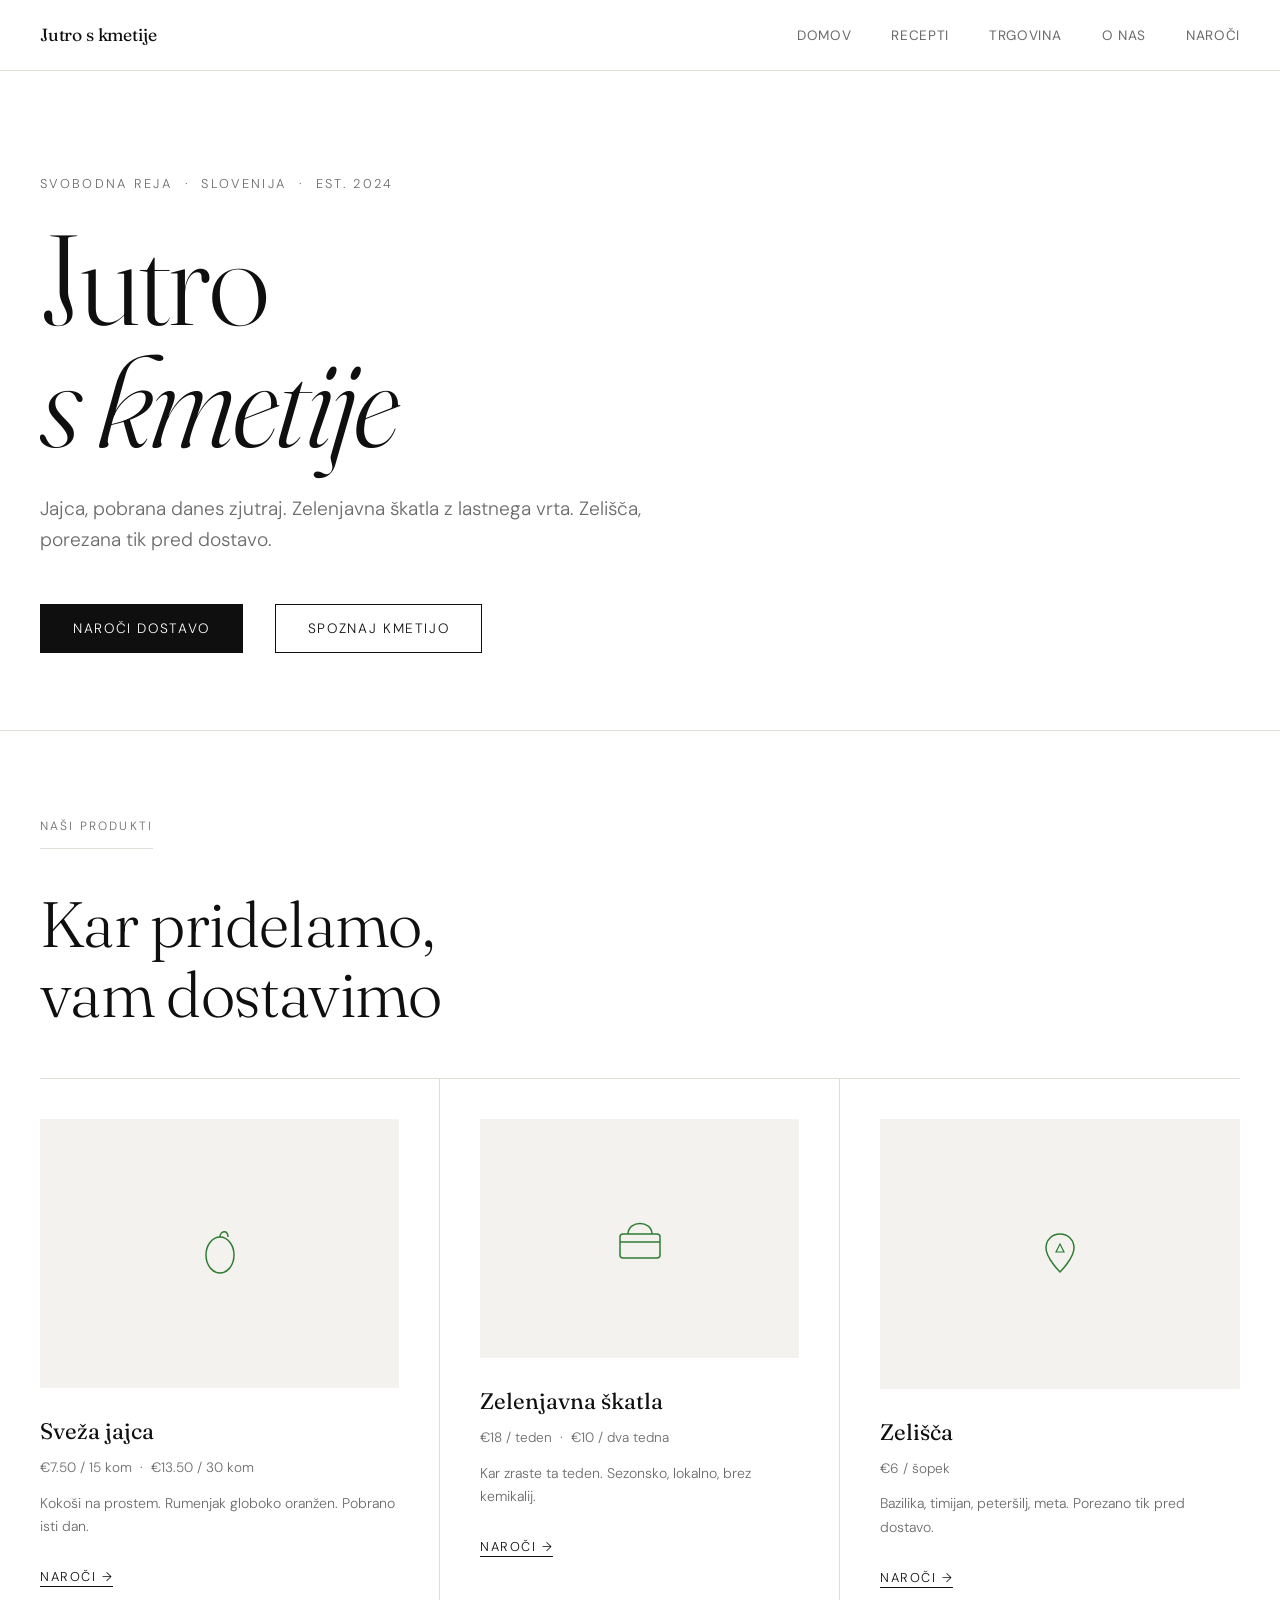
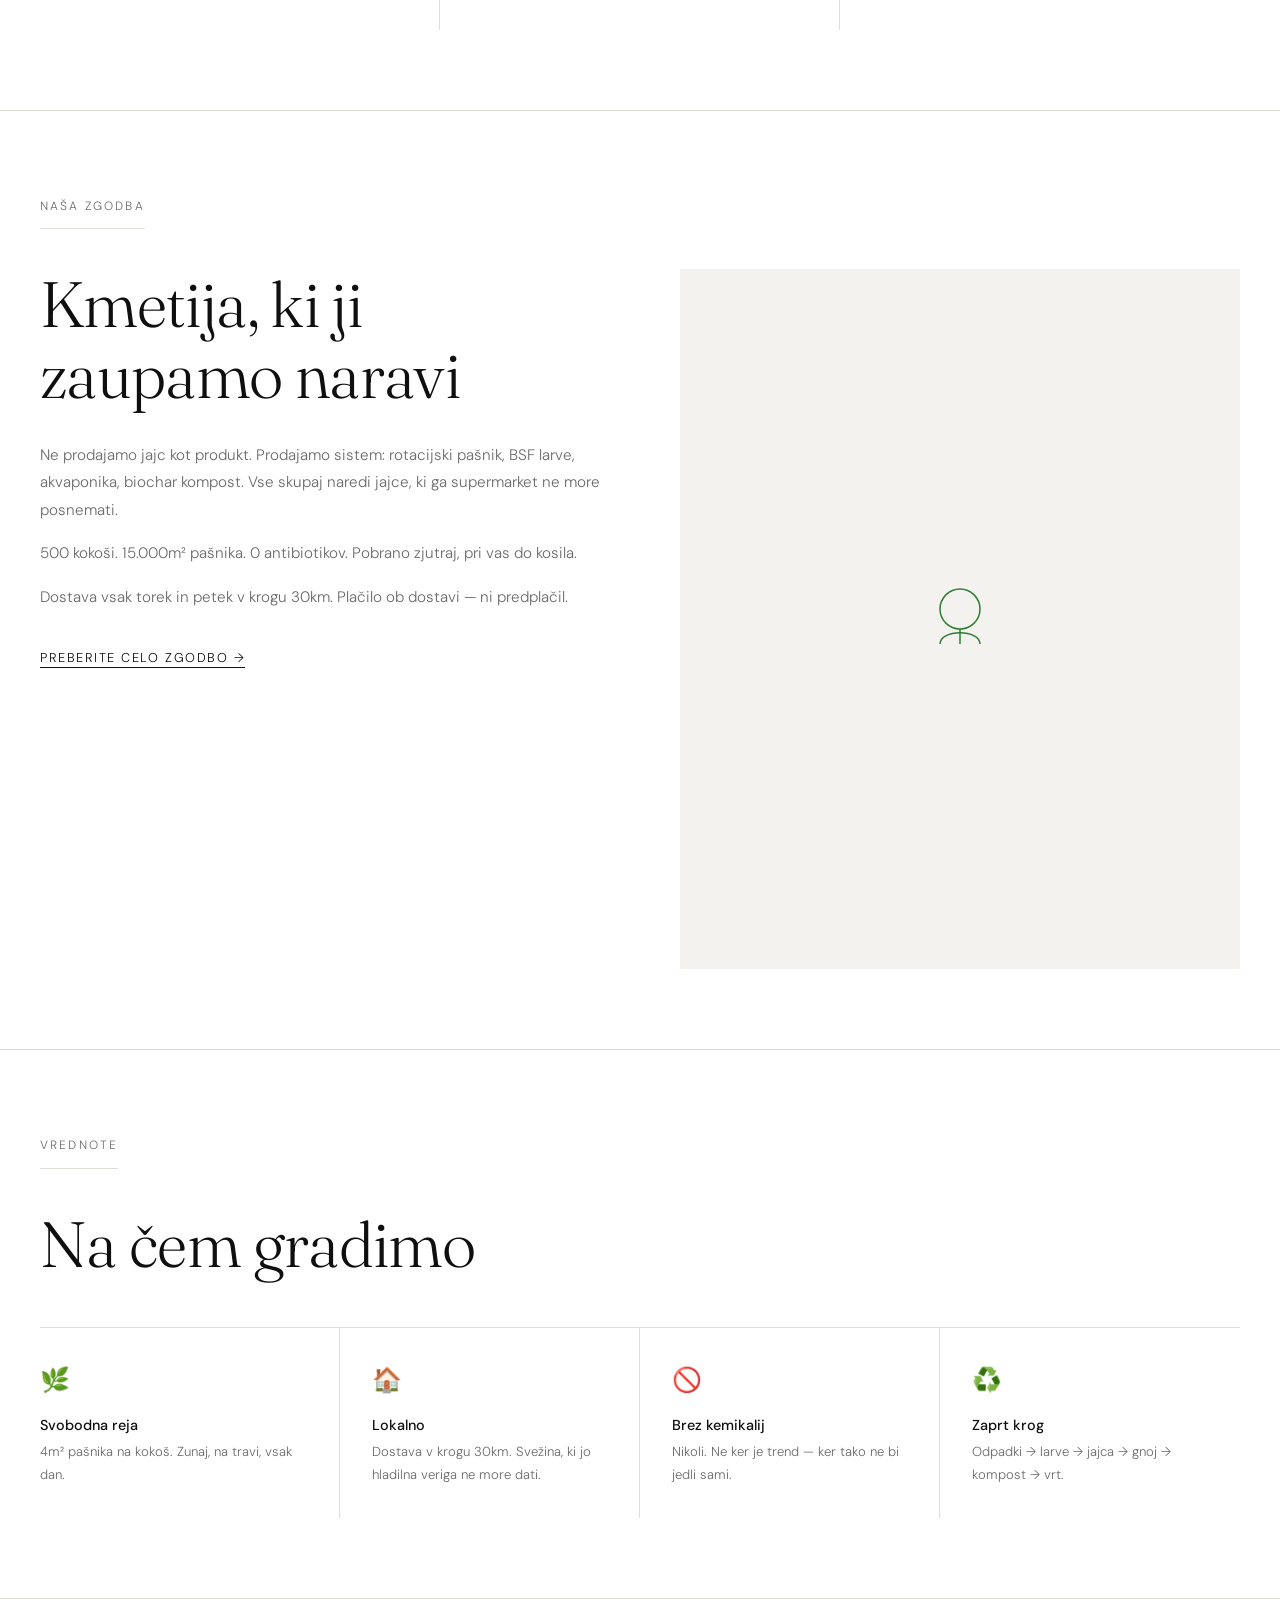
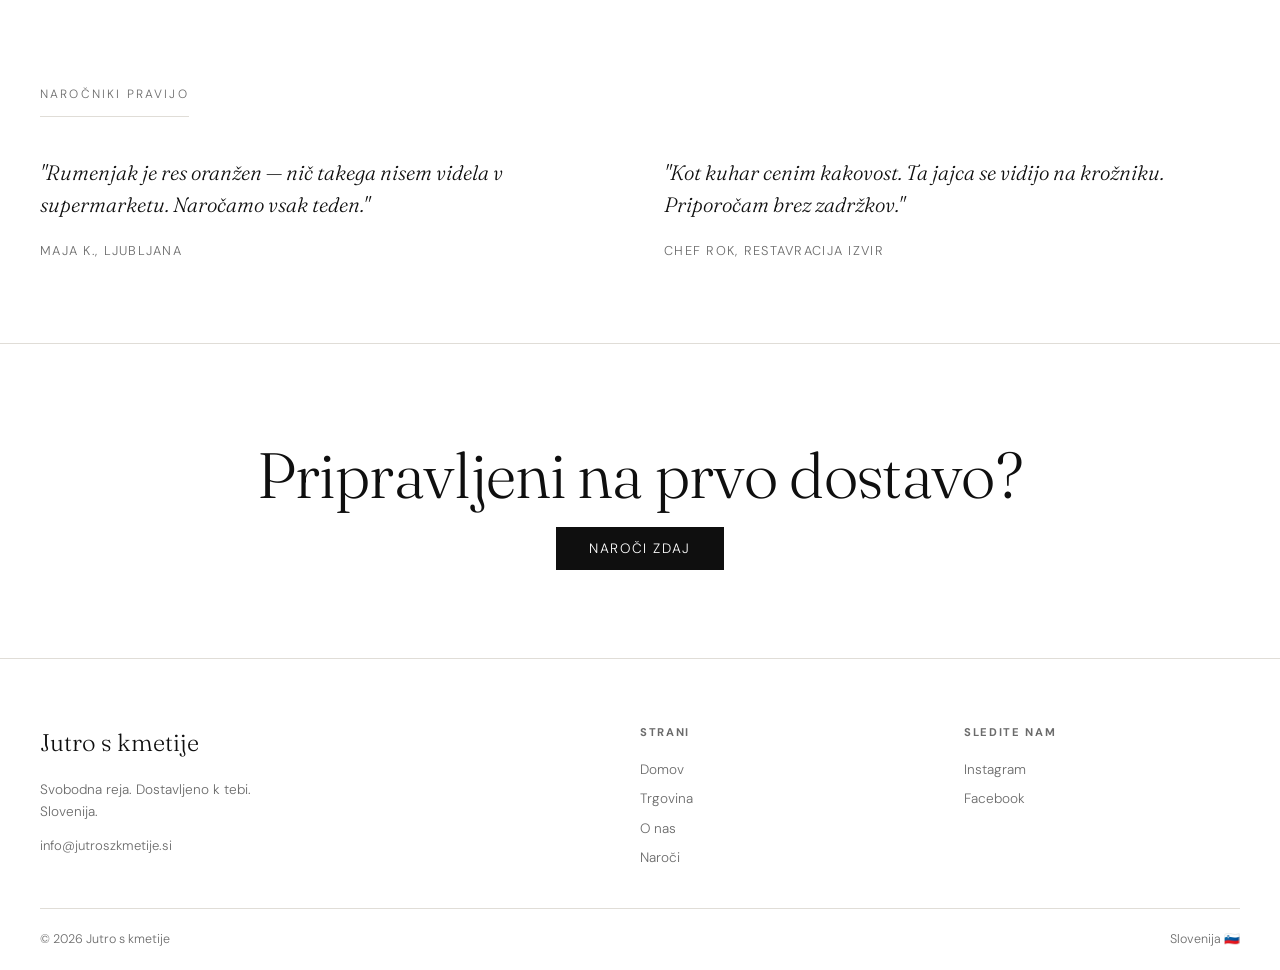
<file: designs/minimal.html>
<!DOCTYPE html>
<html lang="sl">
<head>
  <meta charset="UTF-8">
  <meta name="viewport" content="width=device-width, initial-scale=1.0">
  <title>Jutro s kmetije — Minimal</title>
  <meta name="description" content="Svobodna reja. Dostavljeno k tebi. Editorial minimal design.">
  <meta property="og:title" content="Jutro s kmetije — Minimal">
  <link rel="preconnect" href="https://fonts.googleapis.com">
  <link rel="preconnect" href="https://fonts.gstatic.com" crossorigin>
  <link href="https://fonts.googleapis.com/css2?family=Fraunces:ital,opsz,wght@0,9..144,300;0,9..144,400;0,9..144,700;1,9..144,400&family=DM+Sans:wght@300;400;500&display=swap" rel="stylesheet">
  <style>
    *, *::before, *::after { box-sizing: border-box; margin: 0; padding: 0; }
    :root {
      --black: #0F0F0F;
      --gray: #6B6B6B;
      --lt: #F4F2EE;
      --border: #E0DDD7;
      --green: #2E7D32;
      --green-dk: #1A3D1F;
    }
    html { scroll-behavior: smooth; }
    body { font-family: 'DM Sans', sans-serif; color: var(--black); background: #fff; font-weight: 300; line-height: 1.7; font-size: 16px; }
    a { color: inherit; text-decoration: none; }
    ul { list-style: none; }

    /* NAV */
    .nav { border-bottom: 1px solid var(--border); padding: 1.25rem 2.5rem; display: flex; justify-content: space-between; align-items: center; position: sticky; top: 0; background: #fff; z-index: 10; }
    .nav-brand { font-family: 'Fraunces', serif; font-size: 1.1rem; font-weight: 400; letter-spacing: -.01em; }
    .nav-links { display: flex; gap: 2.5rem; }
    .nav-links a { font-size: .85rem; font-weight: 400; letter-spacing: .05em; text-transform: uppercase; color: var(--gray); transition: color .15s; }
    .nav-links a:hover { color: var(--black); }
    .nav-toggle { display: none; }
    .nav-hamburger { display: none; flex-direction: column; gap: 5px; cursor: pointer; }
    .nav-hamburger span { display: block; width: 22px; height: 1px; background: var(--black); }
    @media (max-width: 700px) {
      .nav-hamburger { display: flex; }
      .nav-links { display: none; position: absolute; top: 100%; left: 0; right: 0; background: #fff; flex-direction: column; padding: 1rem 2.5rem 2rem; gap: 1.25rem; border-bottom: 1px solid var(--border); }
      .nav-toggle:checked ~ .nav-links { display: flex; }
    }

    /* HERO */
    .hero { padding: 8vw 2.5rem 6vw; border-bottom: 1px solid var(--border); }
    .hero-eyebrow { font-size: .8rem; text-transform: uppercase; letter-spacing: .18em; color: var(--gray); margin-bottom: 1.5rem; }
    .hero h1 {
      font-family: 'Fraunces', serif;
      font-size: clamp(3.5rem, 10vw, 8rem);
      font-weight: 300;
      line-height: .95;
      letter-spacing: -.02em;
      max-width: 900px;
    }
    .hero h1 em { font-style: italic; font-weight: 300; }
    .hero-tagline { font-size: 1.2rem; color: var(--gray); margin-top: 2rem; max-width: 50ch; line-height: 1.6; }
    .hero-cta { margin-top: 3rem; display: flex; gap: 2rem; align-items: center; flex-wrap: wrap; }
    .btn-minimal { font-size: .85rem; text-transform: uppercase; letter-spacing: .12em; padding: .75rem 2rem; border: 1px solid var(--black); background: var(--black); color: #fff; border-radius: 0; transition: background .15s, color .15s; cursor: pointer; font-family: 'DM Sans', sans-serif; }
    .btn-minimal:hover { background: #fff; color: var(--black); }
    .btn-minimal.outline { background: transparent; color: var(--black); }
    .btn-minimal.outline:hover { background: var(--black); color: #fff; }

    /* SECTION */
    .section { padding: 5rem 2.5rem; border-bottom: 1px solid var(--border); }
    .section-label { font-size: .75rem; text-transform: uppercase; letter-spacing: .18em; color: var(--gray); margin-bottom: 2.5rem; padding-bottom: .75rem; border-bottom: 1px solid var(--border); display: inline-block; }
    .section h2 { font-family: 'Fraunces', serif; font-size: clamp(2rem, 5vw, 4rem); font-weight: 300; line-height: 1.1; letter-spacing: -.01em; margin-bottom: 3rem; }

    /* PRODUCT GRID */
    .product-row { display: grid; grid-template-columns: repeat(3, 1fr); gap: 0; border-top: 1px solid var(--border); }
    @media (max-width: 700px) { .product-row { grid-template-columns: 1fr; } }
    .product-item { padding: 2.5rem 2.5rem 2.5rem 0; border-right: 1px solid var(--border); }
    .product-item:last-child { border-right: none; padding-right: 0; }
    @media (max-width: 700px) { .product-item { border-right: none; border-bottom: 1px solid var(--border); padding: 2rem 0; } }

    /* SVG Placeholders */
    .svg-placeholder { width: 100%; aspect-ratio: 4/3; background: var(--lt); display: flex; align-items: center; justify-content: center; margin-bottom: 1.5rem; }
    .product-name { font-family: 'Fraunces', serif; font-size: 1.4rem; font-weight: 400; margin-bottom: .4rem; }
    .product-price { font-size: .85rem; color: var(--gray); margin-bottom: .75rem; }
    .product-desc { font-size: .88rem; color: var(--gray); line-height: 1.65; margin-bottom: 1.5rem; }
    .product-link { font-size: .8rem; text-transform: uppercase; letter-spacing: .12em; color: var(--black); border-bottom: 1px solid var(--black); padding-bottom: 1px; }

    /* STORY */
    .story-grid { display: grid; grid-template-columns: 1fr 1fr; gap: 5rem; align-items: start; }
    @media (max-width: 700px) { .story-grid { grid-template-columns: 1fr; gap: 2rem; } }
    .story-text p { font-size: .95rem; color: var(--gray); margin-bottom: 1rem; line-height: 1.8; }
    .story-num { font-family: 'Fraunces', serif; font-size: 6rem; color: var(--lt); line-height: 1; margin-bottom: -1.5rem; }

    /* VALUES */
    .values-row { display: grid; grid-template-columns: repeat(4, 1fr); gap: 0; border-top: 1px solid var(--border); }
    @media (max-width: 700px) { .values-row { grid-template-columns: 1fr 1fr; } }
    .value-item { padding: 2rem 2rem 2rem 0; border-right: 1px solid var(--border); }
    .value-item:last-child { border-right: none; }
    .value-icon { font-size: 1.5rem; margin-bottom: .75rem; }
    .value-label { font-weight: 500; font-size: .9rem; margin-bottom: .25rem; }
    .value-text { font-size: .82rem; color: var(--gray); }

    /* QUOTES */
    .quote-grid { display: grid; grid-template-columns: 1fr 1fr; gap: 3rem; }
    @media (max-width: 600px) { .quote-grid { grid-template-columns: 1fr; } }
    blockquote { font-family: 'Fraunces', serif; font-size: 1.3rem; font-style: italic; font-weight: 300; line-height: 1.5; color: var(--black); margin-bottom: 1rem; }
    cite { font-size: .8rem; text-transform: uppercase; letter-spacing: .1em; color: var(--gray); font-style: normal; }

    /* FOOTER */
    .footer { padding: 4rem 2.5rem 2rem; display: grid; grid-template-columns: 2fr 1fr 1fr; gap: 3rem; }
    @media (max-width: 700px) { .footer { grid-template-columns: 1fr; } }
    .footer-brand { font-family: 'Fraunces', serif; font-size: 1.5rem; font-weight: 300; margin-bottom: 1rem; }
    .footer h4 { font-size: .7rem; text-transform: uppercase; letter-spacing: .15em; color: var(--gray); margin-bottom: 1rem; }
    .footer ul li { margin-bottom: .4rem; font-size: .85rem; color: var(--gray); }
    .footer ul li a:hover { color: var(--black); }
    .footer-bottom { border-top: 1px solid var(--border); margin: 0 2.5rem; padding: 1.25rem 0; display: flex; justify-content: space-between; font-size: .78rem; color: var(--gray); flex-wrap: wrap; gap: .5rem; }
  </style>
</head>
<body>

<!-- NAV -->
<nav class="nav">
  <div class="nav-brand">Jutro s kmetije</div>
  <input type="checkbox" id="nav-toggle" class="nav-toggle">
  <label for="nav-toggle" class="nav-hamburger"><span></span><span></span><span></span></label>
  <ul class="nav-links">
    <li><a href="../index.html">Domov</a></li>
    <li><a href="../recepti.html">Recepti</a></li>
    <li><a href="../shop.html">Trgovina</a></li>
    <li><a href="../about.html">O nas</a></li>
    <li><a href="../preorder.html">Naroči</a></li>
  </ul>
</nav>

<!-- HERO -->
<section class="hero">
  <div class="hero-eyebrow">Svobodna reja &nbsp;·&nbsp; Slovenija &nbsp;·&nbsp; Est. 2024</div>
  <h1>Jutro<br><em>s kmetije</em></h1>
  <p class="hero-tagline">Jajca, pobrana danes zjutraj. Zelenjavna škatla z lastnega vrta. Zelišča, porezana tik pred dostavo.</p>
  <div class="hero-cta">
    <a href="../preorder.html" class="btn-minimal">Naroči dostavo</a>
    <a href="../about.html" class="btn-minimal outline">Spoznaj kmetijo</a>
  </div>
</section>

<!-- PRODUCTS -->
<section class="section">
  <span class="section-label">Naši produkti</span>
  <h2>Kar pridelamo,<br>vam dostavimo</h2>
  <div class="product-row">
    <div class="product-item">
      <div class="svg-placeholder">
        <svg width="64" height="64" viewBox="0 0 64 64" fill="none" xmlns="http://www.w3.org/2000/svg">
          <ellipse cx="32" cy="34" rx="14" ry="18" stroke="#2E7D32" stroke-width="1.5" fill="none"/>
          <path d="M32 16 C32 10 40 8 40 16" stroke="#2E7D32" stroke-width="1.5" fill="none"/>
        </svg>
      </div>
      <div class="product-name">Sveža jajca</div>
      <div class="product-price">€7.50 / 15 kom &nbsp;·&nbsp; €13.50 / 30 kom</div>
      <p class="product-desc">Kokoši na prostem. Rumenjak globoko oranžen. Pobrano isti dan.</p>
      <a href="../shop.html" class="product-link">Naroči →</a>
    </div>
    <div class="product-item" style="padding-left:2.5rem;">
      <div class="svg-placeholder">
        <svg width="64" height="64" viewBox="0 0 64 64" fill="none" xmlns="http://www.w3.org/2000/svg">
          <rect x="12" y="28" width="40" height="24" rx="3" stroke="#2E7D32" stroke-width="1.5" fill="none"/>
          <path d="M20 28 C20 14 44 14 44 28" stroke="#2E7D32" stroke-width="1.5" fill="none"/>
          <line x1="12" y1="36" x2="52" y2="36" stroke="#2E7D32" stroke-width="1.5"/>
        </svg>
      </div>
      <div class="product-name">Zelenjavna škatla</div>
      <div class="product-price">€18 / teden &nbsp;·&nbsp; €10 / dva tedna</div>
      <p class="product-desc">Kar zraste ta teden. Sezonsko, lokalno, brez kemikalij.</p>
      <a href="../shop.html" class="product-link">Naroči →</a>
    </div>
    <div class="product-item" style="padding-left:2.5rem;">
      <div class="svg-placeholder">
        <svg width="64" height="64" viewBox="0 0 64 64" fill="none" xmlns="http://www.w3.org/2000/svg">
          <path d="M32 50 C32 50 18 36 18 26 C18 18 24 12 32 12 C40 12 46 18 46 26 C46 36 32 50 32 50Z" stroke="#2E7D32" stroke-width="1.5" fill="none"/>
          <path d="M32 22 L28 30 L36 30 Z" stroke="#2E7D32" stroke-width="1.2" fill="none"/>
        </svg>
      </div>
      <div class="product-name">Zelišča</div>
      <div class="product-price">€6 / šopek</div>
      <p class="product-desc">Bazilika, timijan, peteršilj, meta. Porezano tik pred dostavo.</p>
      <a href="../shop.html" class="product-link">Naroči →</a>
    </div>
  </div>
</section>

<!-- STORY -->
<section class="section">
  <span class="section-label">Naša zgodba</span>
  <div class="story-grid">
    <div>
      <h2 style="margin-bottom:2rem;">Kmetija, ki ji zaupamo naravi</h2>
      <div class="story-text">
        <p>Ne prodajamo jajc kot produkt. Prodajamo sistem: rotacijski pašnik, BSF larve, akvaponika, biochar kompost. Vse skupaj naredi jajce, ki ga supermarket ne more posnemati.</p>
        <p>500 kokoši. 15.000m² pašnika. 0 antibiotikov. Pobrano zjutraj, pri vas do kosila.</p>
        <p>Dostava vsak torek in petek v krogu 30km. Plačilo ob dostavi — ni predplačil.</p>
        <div style="margin-top:2rem;"><a href="../about.html" class="product-link">Preberite celo zgodbo →</a></div>
      </div>
    </div>
    <div>
      <div style="background:var(--lt);aspect-ratio:4/5;display:flex;align-items:center;justify-content:center;">
        <svg width="100" height="100" viewBox="0 0 100 100" fill="none" xmlns="http://www.w3.org/2000/svg">
          <circle cx="50" cy="40" r="20" stroke="#2E7D32" stroke-width="1.5" fill="none"/>
          <path d="M30 75 C30 60 70 60 70 75" stroke="#2E7D32" stroke-width="1.5" fill="none"/>
          <line x1="50" y1="60" x2="50" y2="75" stroke="#2E7D32" stroke-width="1.5"/>
        </svg>
      </div>
    </div>
  </div>
</section>

<!-- VALUES -->
<section class="section">
  <span class="section-label">Vrednote</span>
  <h2>Na čem gradimo</h2>
  <div class="values-row">
    <div class="value-item">
      <div class="value-icon">🌿</div>
      <div class="value-label">Svobodna reja</div>
      <p class="value-text">4m² pašnika na kokoš. Zunaj, na travi, vsak dan.</p>
    </div>
    <div class="value-item" style="padding-left:2rem;">
      <div class="value-icon">🏠</div>
      <div class="value-label">Lokalno</div>
      <p class="value-text">Dostava v krogu 30km. Svežina, ki jo hladilna veriga ne more dati.</p>
    </div>
    <div class="value-item" style="padding-left:2rem;">
      <div class="value-icon">🚫</div>
      <div class="value-label">Brez kemikalij</div>
      <p class="value-text">Nikoli. Ne ker je trend — ker tako ne bi jedli sami.</p>
    </div>
    <div class="value-item" style="padding-left:2rem;">
      <div class="value-icon">♻️</div>
      <div class="value-label">Zaprt krog</div>
      <p class="value-text">Odpadki → larve → jajca → gnoj → kompost → vrt.</p>
    </div>
  </div>
</section>

<!-- QUOTES -->
<section class="section">
  <span class="section-label">Naročniki pravijo</span>
  <div class="quote-grid">
    <div>
      <blockquote>"Rumenjak je res oranžen — nič takega nisem videla v supermarketu. Naročamo vsak teden."</blockquote>
      <cite>Maja K., Ljubljana</cite>
    </div>
    <div>
      <blockquote>"Kot kuhar cenim kakovost. Ta jajca se vidijo na krožniku. Priporočam brez zadržkov."</blockquote>
      <cite>Chef Rok, restavracija Izvir</cite>
    </div>
  </div>
</section>

<!-- CTA -->
<section class="section" style="text-align:center;padding:6rem 2.5rem;">
  <h2 style="margin-bottom:1.5rem;">Pripravljeni na prvo dostavo?</h2>
  <a href="../preorder.html" class="btn-minimal">Naroči zdaj</a>
</section>

<!-- FOOTER -->
<footer class="footer">
  <div>
    <div class="footer-brand">Jutro s kmetije</div>
    <p style="font-size:.85rem;color:var(--gray);max-width:30ch;line-height:1.6;">Svobodna reja. Dostavljeno k tebi. Slovenija.</p>
    <p style="font-size:.82rem;color:var(--gray);margin-top:.75rem;">info@jutroszkmetije.si</p>
  </div>
  <div>
    <h4>Strani</h4>
    <ul>
      <li><a href="../index.html">Domov</a></li>
      <li><a href="../shop.html">Trgovina</a></li>
      <li><a href="../about.html">O nas</a></li>
      <li><a href="../preorder.html">Naroči</a></li>
    </ul>
  </div>
  <div>
    <h4>Sledite nam</h4>
    <ul>
      <li><a href="#">Instagram</a></li>
      <li><a href="#">Facebook</a></li>
    </ul>
  </div>
</footer>
<div class="footer-bottom">
  <span>© 2026 Jutro s kmetije</span>
  <span>Slovenija 🇸🇮</span>
</div>

</body>
</html>
</file>
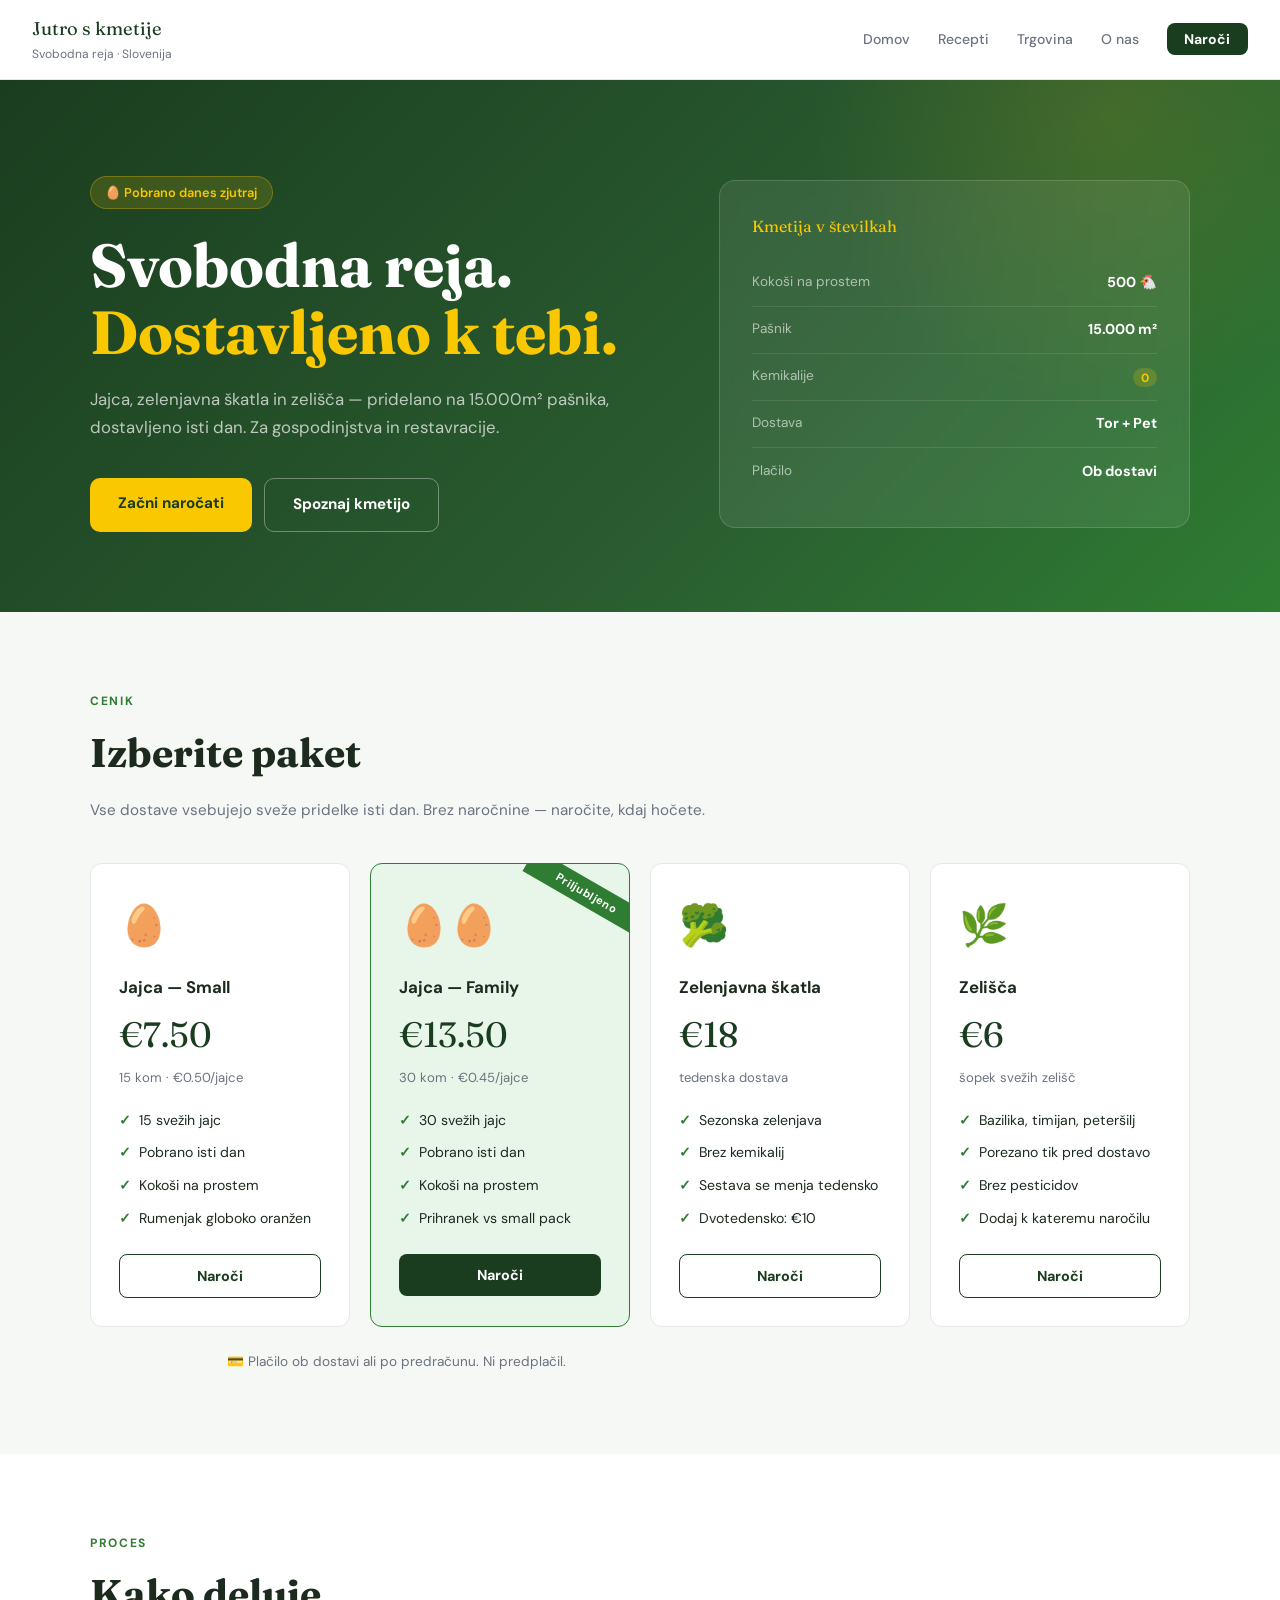
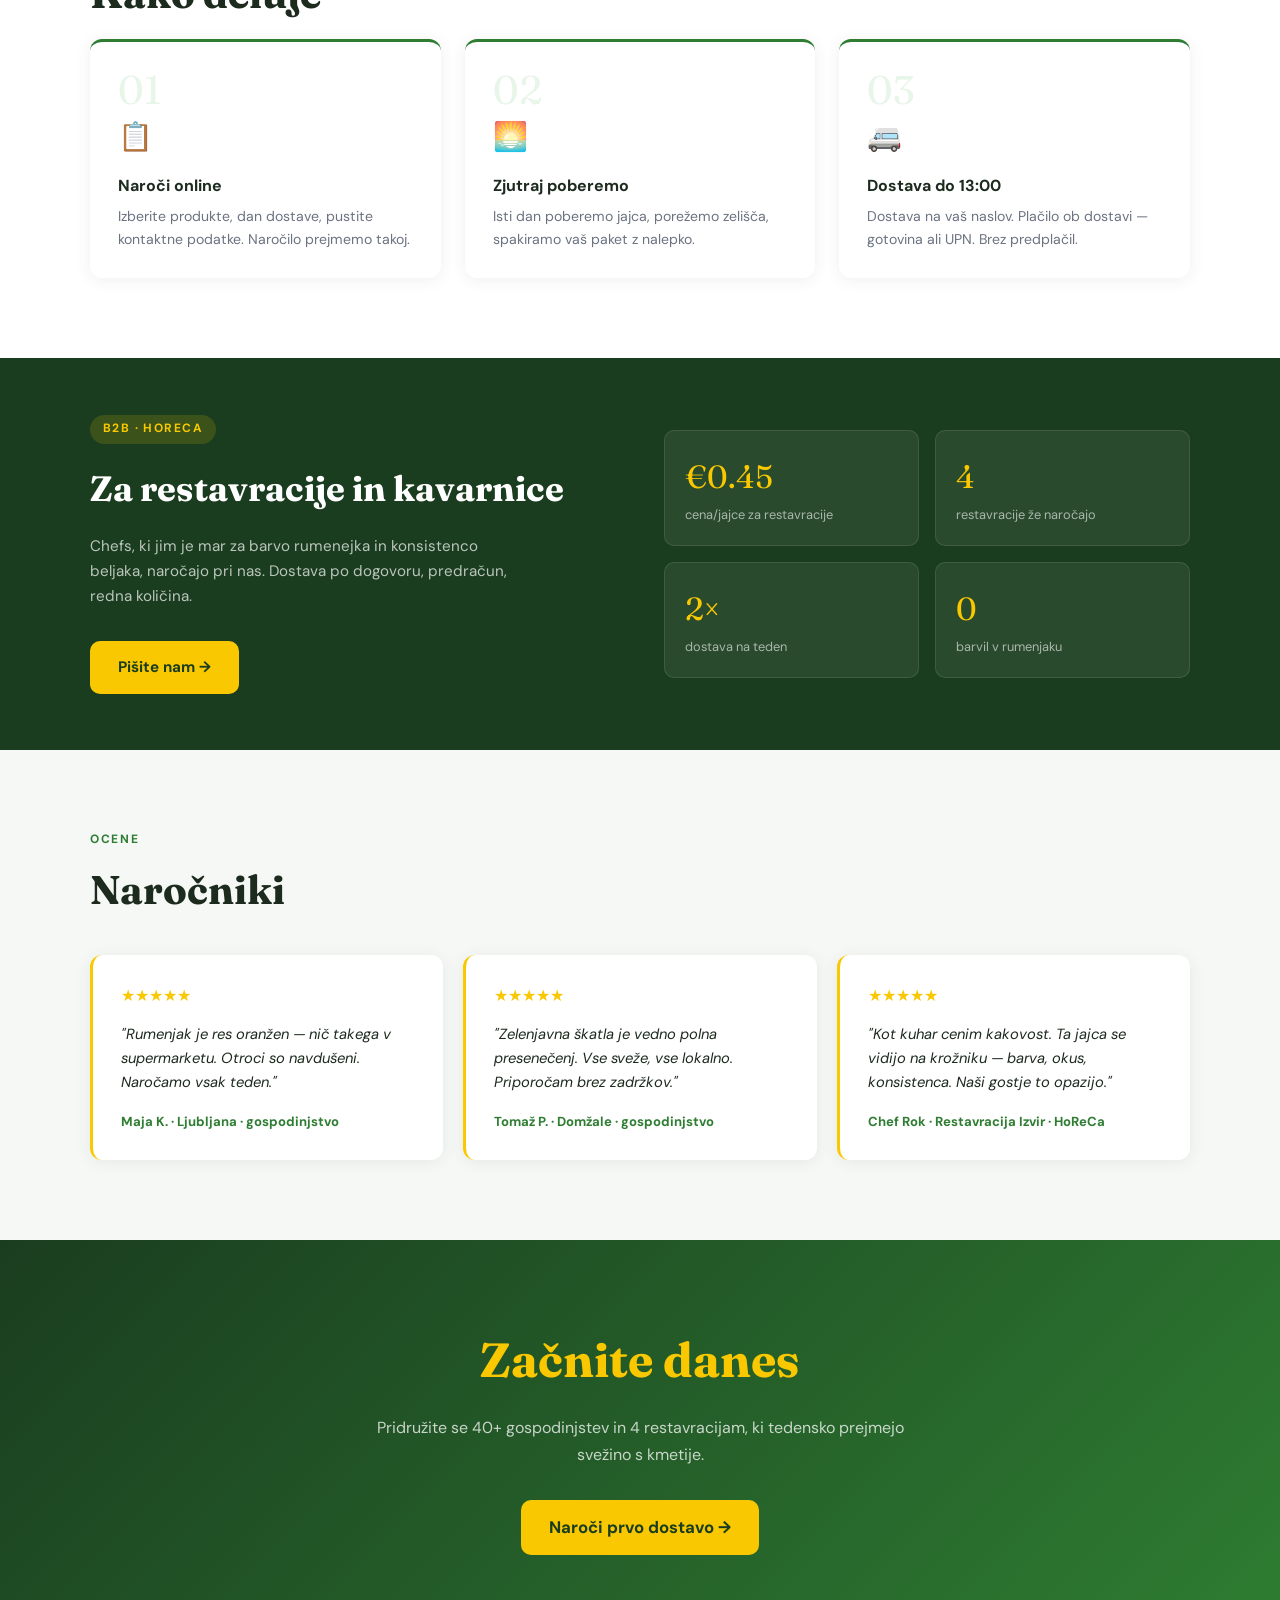
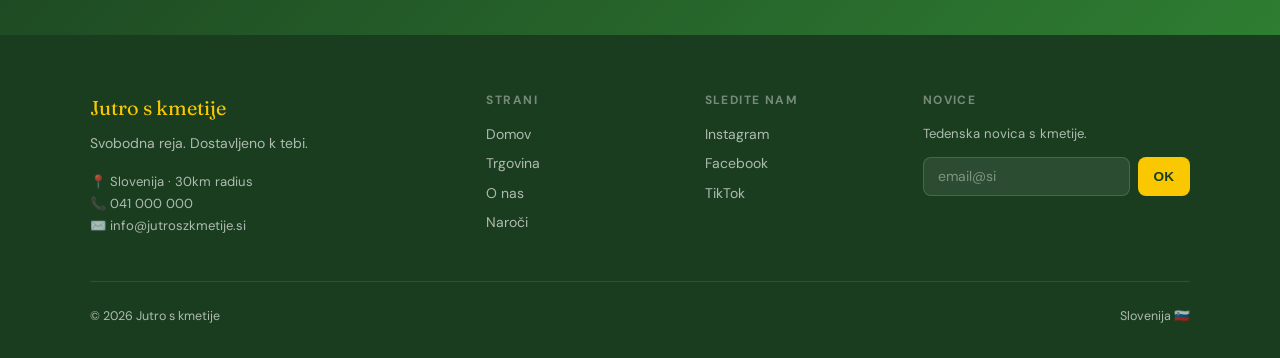
<file: designs/modern.html>
<!DOCTYPE html>
<html lang="sl">
<head>
  <meta charset="UTF-8">
  <meta name="viewport" content="width=device-width, initial-scale=1.0">
  <title>Jutro s kmetije — Modern</title>
  <meta name="description" content="Premium free-range eggs delivered. Clean SaaS-style design for HoReCa and household delivery.">
  <meta property="og:title" content="Jutro s kmetije — Modern">
  <link rel="preconnect" href="https://fonts.googleapis.com">
  <link rel="preconnect" href="https://fonts.gstatic.com" crossorigin>
  <link href="https://fonts.googleapis.com/css2?family=Fraunces:opsz,wght@9..144,400;9..144,700&family=DM+Sans:wght@400;500;700&display=swap" rel="stylesheet">
  <style>
    *, *::before, *::after { box-sizing: border-box; margin: 0; padding: 0; }
    :root {
      --green-dk: #1A3D1F;
      --green: #2E7D32;
      --green-lt: #E8F5E9;
      --yellow: #F9C800;
      --white: #FFFFFF;
      --bg: #F6F8F6;
      --card-bg: #FFFFFF;
      --text: #1C2B1E;
      --text-lt: #6B7280;
      --border: #E5E7EB;
      --shadow: 0 2px 16px rgba(26,61,31,.08);
      --shadow-hover: 0 8px 32px rgba(26,61,31,.14);
      --radius: 12px;
    }
    html { scroll-behavior: smooth; }
    body { font-family: 'DM Sans', sans-serif; background: var(--bg); color: var(--text); line-height: 1.65; }
    a { color: inherit; text-decoration: none; }
    ul { list-style: none; }
    p { max-width: 68ch; }

    /* NAV */
    .nav { background: rgba(255,255,255,.92); backdrop-filter: blur(12px); border-bottom: 1px solid var(--border); padding: .9rem 2rem; display: flex; align-items: center; justify-content: space-between; position: sticky; top: 0; z-index: 100; }
    .nav-brand { font-family: 'Fraunces', serif; font-size: 1.15rem; color: var(--green-dk); }
    .nav-brand span { font-family: 'DM Sans', sans-serif; font-size: .75rem; color: var(--text-lt); display: block; font-weight: 400; }
    .nav-links { display: flex; gap: 1.75rem; align-items: center; }
    .nav-links a { font-size: .875rem; font-weight: 500; color: var(--text-lt); transition: color .15s; }
    .nav-links a:hover, .nav-links a.active { color: var(--green-dk); }
    .nav-cta { background: var(--green-dk); color: var(--white) !important; padding: .45rem 1.1rem; border-radius: 8px; font-weight: 700 !important; }
    .nav-cta:hover { background: var(--green) !important; }
    .nav-toggle { display: none; }
    .nav-hamburger { display: none; flex-direction: column; gap: 5px; cursor: pointer; }
    .nav-hamburger span { display: block; width: 22px; height: 2px; background: var(--text); border-radius: 2px; }
    @media (max-width: 700px) {
      .nav-hamburger { display: flex; }
      .nav-links { display: none; position: absolute; top: 100%; left: 0; right: 0; background: #fff; flex-direction: column; align-items: flex-start; padding: 1rem 2rem 1.5rem; gap: .25rem; border-bottom: 1px solid var(--border); box-shadow: 0 8px 24px rgba(0,0,0,.08); }
      .nav-links a { width: 100%; padding: .6rem 0; }
      .nav-toggle:checked ~ .nav-links { display: flex; }
    }
    @media (min-width: 701px) { .nav-hamburger { display: none; } .nav-links { display: flex !important; } }

    /* HERO */
    .hero { background: linear-gradient(135deg, var(--green-dk) 0%, #2a5c30 60%, var(--green) 100%); padding: 6rem 2rem 5rem; position: relative; overflow: hidden; }
    .hero::before { content: ''; position: absolute; top: -50%; right: -10%; width: 600px; height: 600px; background: radial-gradient(circle, rgba(249,200,0,.12) 0%, transparent 70%); border-radius: 50%; }
    .hero-inner { max-width: 1100px; margin: 0 auto; display: grid; grid-template-columns: 1.2fr 1fr; gap: 4rem; align-items: center; }
    @media (max-width: 800px) { .hero-inner { grid-template-columns: 1fr; } }
    .hero-eyebrow { display: inline-flex; align-items: center; gap: .5rem; background: rgba(249,200,0,.15); border: 1px solid rgba(249,200,0,.3); border-radius: 999px; padding: .3rem .9rem; font-size: .8rem; color: var(--yellow); font-weight: 600; margin-bottom: 1.5rem; }
    .hero h1 { font-family: 'Fraunces', serif; font-size: clamp(2.2rem, 5vw, 3.8rem); color: var(--white); line-height: 1.1; margin-bottom: 1.25rem; }
    .hero h1 strong { color: var(--yellow); }
    .hero-sub { color: rgba(255,255,255,.7); font-size: 1.05rem; margin-bottom: 2.25rem; max-width: 46ch; }
    .hero-actions { display: flex; gap: .75rem; flex-wrap: wrap; }
    .btn-hero { display: inline-block; padding: .85rem 1.75rem; border-radius: 10px; font-weight: 700; font-size: .95rem; transition: all .15s; }
    .btn-hero.primary { background: var(--yellow); color: var(--green-dk); }
    .btn-hero.primary:hover { background: #e6b800; transform: translateY(-1px); box-shadow: 0 4px 16px rgba(249,200,0,.4); }
    .btn-hero.ghost { border: 1.5px solid rgba(255,255,255,.35); color: var(--white); }
    .btn-hero.ghost:hover { background: rgba(255,255,255,.1); }

    /* HERO STATS CARD */
    .stats-card { background: rgba(255,255,255,.08); backdrop-filter: blur(8px); border: 1px solid rgba(255,255,255,.15); border-radius: 16px; padding: 2rem; }
    .stats-card h3 { font-family: 'Fraunces', serif; color: var(--yellow); font-size: 1rem; margin-bottom: 1.25rem; font-weight: 400; }
    .stat-row { display: flex; justify-content: space-between; border-bottom: 1px solid rgba(255,255,255,.1); padding: .7rem 0; }
    .stat-row:last-child { border-bottom: none; }
    .stat-key { font-size: .85rem; color: rgba(255,255,255,.6); }
    .stat-val { font-size: .9rem; font-weight: 700; color: var(--white); }
    .stat-pill { background: rgba(249,200,0,.2); color: var(--yellow); border-radius: 999px; padding: .1rem .5rem; font-size: .75rem; font-weight: 700; }

    /* SECTION */
    .section { padding: 5rem 2rem; }
    .container { max-width: 1100px; margin: 0 auto; }
    .section-label { font-size: .75rem; text-transform: uppercase; letter-spacing: .14em; color: var(--green); font-weight: 700; margin-bottom: .5rem; }
    .section-title { font-family: 'Fraunces', serif; font-size: clamp(1.7rem, 3.5vw, 2.5rem); margin-bottom: .75rem; }
    .section-sub { color: var(--text-lt); font-size: .95rem; margin-bottom: 2.5rem; }

    /* PRICING CARDS */
    .pricing-grid { display: grid; grid-template-columns: repeat(auto-fit, minmax(240px, 1fr)); gap: 1.25rem; }
    .price-card { background: var(--card-bg); border: 1.5px solid var(--border); border-radius: var(--radius); padding: 1.75rem; transition: all .2s; position: relative; overflow: hidden; }
    .price-card:hover { border-color: var(--green); box-shadow: var(--shadow-hover); transform: translateY(-3px); }
    .price-card.featured { border-color: var(--green); background: var(--green-lt); }
    .price-card.featured::before { content: 'Priljubljeno'; position: absolute; top: 1rem; right: -1.5rem; background: var(--green); color: #fff; font-size: .7rem; font-weight: 700; padding: .25rem 2rem; transform: rotate(30deg); letter-spacing: .05em; }
    .price-icon { font-size: 2.5rem; margin-bottom: 1rem; }
    .price-name { font-weight: 700; font-size: 1.05rem; margin-bottom: .25rem; }
    .price-amount { font-family: 'Fraunces', serif; font-size: 2.2rem; color: var(--green-dk); margin-bottom: .2rem; }
    .price-per { font-size: .82rem; color: var(--text-lt); margin-bottom: 1.25rem; }
    .price-features { display: flex; flex-direction: column; gap: .6rem; margin-bottom: 1.5rem; }
    .price-feature { display: flex; align-items: center; gap: .5rem; font-size: .88rem; }
    .price-feature::before { content: '✓'; color: var(--green); font-weight: 700; flex-shrink: 0; }
    .price-btn { width: 100%; padding: .75rem; background: var(--green-dk); color: #fff; border: none; border-radius: 8px; font-family: 'DM Sans', sans-serif; font-weight: 700; cursor: pointer; font-size: .9rem; transition: background .15s; }
    .price-btn:hover { background: var(--green); }
    .price-btn.outline { background: transparent; border: 1.5px solid var(--green-dk); color: var(--green-dk); }
    .price-btn.outline:hover { background: var(--green-dk); color: #fff; }

    /* HOW IT WORKS */
    .how-grid { display: grid; grid-template-columns: repeat(3, 1fr); gap: 1.5rem; }
    @media (max-width: 650px) { .how-grid { grid-template-columns: 1fr; } }
    .how-card { background: var(--card-bg); border-radius: var(--radius); padding: 1.75rem; box-shadow: var(--shadow); border-top: 3px solid var(--green); }
    .how-num { font-family: 'Fraunces', serif; font-size: 2.5rem; color: var(--green-lt); line-height: 1; margin-bottom: .25rem; }
    .how-icon { font-size: 1.75rem; margin-bottom: .75rem; }
    .how-title { font-weight: 700; font-size: 1rem; margin-bottom: .4rem; }
    .how-desc { font-size: .88rem; color: var(--text-lt); line-height: 1.6; }

    /* HORECA STRIP */
    .horeca { background: var(--green-dk); color: var(--white); padding: 3.5rem 2rem; }
    .horeca-inner { max-width: 1100px; margin: 0 auto; display: grid; grid-template-columns: 1fr 1fr; gap: 3rem; align-items: center; }
    @media (max-width: 700px) { .horeca-inner { grid-template-columns: 1fr; } }
    .horeca-tag { background: rgba(249,200,0,.15); color: var(--yellow); font-size: .75rem; font-weight: 700; text-transform: uppercase; letter-spacing: .12em; padding: .3rem .8rem; border-radius: 999px; display: inline-block; margin-bottom: 1rem; }
    .horeca h2 { font-family: 'Fraunces', serif; font-size: clamp(1.6rem, 3.5vw, 2.2rem); color: var(--white); margin-bottom: 1rem; }
    .horeca p { color: rgba(255,255,255,.7); font-size: .95rem; margin-bottom: 1.5rem; max-width: 44ch; }
    .horeca-stats { display: grid; grid-template-columns: 1fr 1fr; gap: 1rem; }
    .hs { background: rgba(255,255,255,.07); border-radius: 10px; padding: 1.25rem; border: 1px solid rgba(255,255,255,.1); }
    .hs-num { font-family: 'Fraunces', serif; font-size: 2rem; color: var(--yellow); }
    .hs-label { font-size: .8rem; color: rgba(255,255,255,.6); }

    /* TESTIMONIALS */
    .testi-grid { display: grid; grid-template-columns: repeat(auto-fit, minmax(260px, 1fr)); gap: 1.25rem; }
    .testi { background: var(--card-bg); border-radius: var(--radius); padding: 1.75rem; box-shadow: var(--shadow); border-left: 3px solid var(--yellow); }
    .testi-stars { color: var(--yellow); font-size: 1rem; margin-bottom: .75rem; }
    .testi-text { font-size: .92rem; color: var(--text); font-style: italic; margin-bottom: 1rem; line-height: 1.65; }
    .testi-author { font-size: .82rem; font-weight: 700; color: var(--green); }

    /* CTA */
    .cta { background: linear-gradient(135deg, var(--green-dk), var(--green)); color: var(--white); text-align: center; padding: 5rem 2rem; }
    .cta h2 { font-family: 'Fraunces', serif; font-size: clamp(1.8rem, 4vw, 3rem); color: var(--yellow); margin-bottom: 1rem; }
    .cta p { color: rgba(255,255,255,.75); margin: 0 auto 2rem; max-width: 50ch; }

    /* FOOTER */
    .footer { background: var(--green-dk); color: rgba(255,255,255,.65); padding: 3.5rem 2rem 2rem; }
    .footer-grid { display: grid; grid-template-columns: 2fr 1fr 1fr 1.5fr; gap: 2.5rem; max-width: 1100px; margin: 0 auto 2.5rem; }
    @media (max-width: 800px) { .footer-grid { grid-template-columns: 1fr 1fr; } }
    @media (max-width: 500px) { .footer-grid { grid-template-columns: 1fr; } }
    .footer-brand { font-family: 'Fraunces', serif; color: var(--yellow); font-size: 1.25rem; margin-bottom: .5rem; }
    .footer h4 { font-size: .75rem; text-transform: uppercase; letter-spacing: .12em; color: rgba(255,255,255,.4); margin-bottom: .75rem; }
    .footer ul li { margin-bottom: .4rem; font-size: .875rem; }
    .footer ul li a:hover { color: var(--yellow); }
    .newsletter-input { display: flex; gap: .5rem; }
    .newsletter-input input { flex: 1; padding: .6rem .9rem; border: 1px solid rgba(255,255,255,.15); border-radius: 8px; background: rgba(255,255,255,.08); color: #fff; font-family: 'DM Sans',sans-serif; font-size: .875rem; }
    .newsletter-input input::placeholder { color: rgba(255,255,255,.4); }
    .newsletter-input button { padding: .6rem 1rem; background: var(--yellow); color: var(--green-dk); border: none; border-radius: 8px; font-weight: 700; cursor: pointer; font-size: .85rem; }
    .footer-bottom { border-top: 1px solid rgba(255,255,255,.1); padding-top: 1.5rem; display: flex; justify-content: space-between; font-size: .78rem; flex-wrap: wrap; gap: .5rem; max-width: 1100px; margin: 0 auto; }
  </style>
</head>
<body>

<!-- NAV -->
<nav class="nav">
  <div class="nav-brand">Jutro s kmetije<span>Svobodna reja · Slovenija</span></div>
  <input type="checkbox" id="nav-toggle" class="nav-toggle">
  <label for="nav-toggle" class="nav-hamburger"><span></span><span></span><span></span></label>
  <ul class="nav-links">
    <li><a href="../index.html">Domov</a></li>
    <li><a href="../recepti.html">Recepti</a></li>
    <li><a href="../shop.html">Trgovina</a></li>
    <li><a href="../about.html">O nas</a></li>
    <li><a href="../preorder.html" class="nav-cta">Naroči</a></li>
  </ul>
</nav>

<!-- HERO -->
<section class="hero">
  <div class="hero-inner">
    <div>
      <div class="hero-eyebrow">🥚 Pobrano danes zjutraj</div>
      <h1>Svobodna reja.<br><strong>Dostavljeno k tebi.</strong></h1>
      <p class="hero-sub">Jajca, zelenjavna škatla in zelišča — pridelano na 15.000m² pašnika, dostavljeno isti dan. Za gospodinjstva in restavracije.</p>
      <div class="hero-actions">
        <a href="../preorder.html" class="btn-hero primary">Začni naročati</a>
        <a href="../about.html" class="btn-hero ghost">Spoznaj kmetijo</a>
      </div>
    </div>
    <div>
      <div class="stats-card">
        <h3>Kmetija v številkah</h3>
        <div class="stat-row"><span class="stat-key">Kokoši na prostem</span><span class="stat-val">500 🐔</span></div>
        <div class="stat-row"><span class="stat-key">Pašnik</span><span class="stat-val">15.000 m²</span></div>
        <div class="stat-row"><span class="stat-key">Kemikalije</span><span class="stat-val"><span class="stat-pill">0</span></span></div>
        <div class="stat-row"><span class="stat-key">Dostava</span><span class="stat-val">Tor + Pet</span></div>
        <div class="stat-row"><span class="stat-key">Plačilo</span><span class="stat-val">Ob dostavi</span></div>
      </div>
    </div>
  </div>
</section>

<!-- PRICING -->
<section class="section" style="background:var(--bg);">
  <div class="container">
    <p class="section-label">Cenik</p>
    <h2 class="section-title">Izberite paket</h2>
    <p class="section-sub">Vse dostave vsebujejo sveže pridelke isti dan. Brez naročnine — naročite, kdaj hočete.</p>
    <div class="pricing-grid">

      <div class="price-card">
        <div class="price-icon">🥚</div>
        <div class="price-name">Jajca — Small</div>
        <div class="price-amount">€7.50</div>
        <div class="price-per">15 kom · €0.50/jajce</div>
        <div class="price-features">
          <div class="price-feature">15 svežih jajc</div>
          <div class="price-feature">Pobrano isti dan</div>
          <div class="price-feature">Kokoši na prostem</div>
          <div class="price-feature">Rumenjak globoko oranžen</div>
        </div>
        <button class="price-btn outline" onclick="window.location='../shop.html'">Naroči</button>
      </div>

      <div class="price-card featured">
        <div class="price-icon">🥚🥚</div>
        <div class="price-name">Jajca — Family</div>
        <div class="price-amount">€13.50</div>
        <div class="price-per">30 kom · €0.45/jajce</div>
        <div class="price-features">
          <div class="price-feature">30 svežih jajc</div>
          <div class="price-feature">Pobrano isti dan</div>
          <div class="price-feature">Kokoši na prostem</div>
          <div class="price-feature">Prihranek vs small pack</div>
        </div>
        <button class="price-btn" onclick="window.location='../shop.html'">Naroči</button>
      </div>

      <div class="price-card">
        <div class="price-icon">🥦</div>
        <div class="price-name">Zelenjavna škatla</div>
        <div class="price-amount">€18</div>
        <div class="price-per">tedenska dostava</div>
        <div class="price-features">
          <div class="price-feature">Sezonska zelenjava</div>
          <div class="price-feature">Brez kemikalij</div>
          <div class="price-feature">Sestava se menja tedensko</div>
          <div class="price-feature">Dvotedensko: €10</div>
        </div>
        <button class="price-btn outline" onclick="window.location='../shop.html'">Naroči</button>
      </div>

      <div class="price-card">
        <div class="price-icon">🌿</div>
        <div class="price-name">Zelišča</div>
        <div class="price-amount">€6</div>
        <div class="price-per">šopek svežih zelišč</div>
        <div class="price-features">
          <div class="price-feature">Bazilika, timijan, peteršilj</div>
          <div class="price-feature">Porezano tik pred dostavo</div>
          <div class="price-feature">Brez pesticidov</div>
          <div class="price-feature">Dodaj k kateremu naročilu</div>
        </div>
        <button class="price-btn outline" onclick="window.location='../shop.html'">Naroči</button>
      </div>

    </div>
    <p style="font-size:.85rem;color:var(--text-lt);text-align:center;margin-top:1.5rem;">💳 Plačilo ob dostavi ali po predračunu. Ni predplačil.</p>
  </div>
</section>

<!-- HOW IT WORKS -->
<section class="section" style="background:var(--white);">
  <div class="container">
    <p class="section-label">Proces</p>
    <h2 class="section-title">Kako deluje</h2>
    <div class="how-grid">
      <div class="how-card">
        <div class="how-num">01</div>
        <div class="how-icon">📋</div>
        <div class="how-title">Naroči online</div>
        <p class="how-desc">Izberite produkte, dan dostave, pustite kontaktne podatke. Naročilo prejmemo takoj.</p>
      </div>
      <div class="how-card">
        <div class="how-num">02</div>
        <div class="how-icon">🌅</div>
        <div class="how-title">Zjutraj poberemo</div>
        <p class="how-desc">Isti dan poberemo jajca, porežemo zelišča, spakiramo vaš paket z nalepko.</p>
      </div>
      <div class="how-card">
        <div class="how-num">03</div>
        <div class="how-icon">🚐</div>
        <div class="how-title">Dostava do 13:00</div>
        <p class="how-desc">Dostava na vaš naslov. Plačilo ob dostavi — gotovina ali UPN. Brez predplačil.</p>
      </div>
    </div>
  </div>
</section>

<!-- HORECA -->
<section class="horeca">
  <div class="horeca-inner">
    <div>
      <span class="horeca-tag">B2B · HoReCa</span>
      <h2>Za restavracije in kavarnice</h2>
      <p>Chefs, ki jim je mar za barvo rumenejka in konsistenco beljaka, naročajo pri nas. Dostava po dogovoru, predračun, redna količina.</p>
      <a href="../preorder.html" class="btn-hero primary" style="display:inline-block;margin-top:.5rem;">Pišite nam →</a>
    </div>
    <div class="horeca-stats">
      <div class="hs"><div class="hs-num">€0.45</div><div class="hs-label">cena/jajce za restavracije</div></div>
      <div class="hs"><div class="hs-num">4</div><div class="hs-label">restavracije že naročajo</div></div>
      <div class="hs"><div class="hs-num">2×</div><div class="hs-label">dostava na teden</div></div>
      <div class="hs"><div class="hs-num">0</div><div class="hs-label">barvil v rumenjaku</div></div>
    </div>
  </div>
</section>

<!-- TESTIMONIALS -->
<section class="section" style="background:var(--bg);">
  <div class="container">
    <p class="section-label">Ocene</p>
    <h2 class="section-title">Naročniki</h2>
    <div class="testi-grid" style="margin-top:2rem;">
      <div class="testi">
        <div class="testi-stars">★★★★★</div>
        <p class="testi-text">"Rumenjak je res oranžen — nič takega v supermarketu. Otroci so navdušeni. Naročamo vsak teden."</p>
        <div class="testi-author">Maja K. · Ljubljana · gospodinjstvo</div>
      </div>
      <div class="testi">
        <div class="testi-stars">★★★★★</div>
        <p class="testi-text">"Zelenjavna škatla je vedno polna presenečenj. Vse sveže, vse lokalno. Priporočam brez zadržkov."</p>
        <div class="testi-author">Tomaž P. · Domžale · gospodinjstvo</div>
      </div>
      <div class="testi">
        <div class="testi-stars">★★★★★</div>
        <p class="testi-text">"Kot kuhar cenim kakovost. Ta jajca se vidijo na krožniku — barva, okus, konsistenca. Naši gostje to opazijo."</p>
        <div class="testi-author">Chef Rok · Restavracija Izvir · HoReCa</div>
      </div>
    </div>
  </div>
</section>

<!-- CTA -->
<section class="cta">
  <div class="container">
    <h2>Začnite danes</h2>
    <p>Pridružite se 40+ gospodinjstev in 4 restavracijam, ki tedensko prejmejo svežino s kmetije.</p>
    <a href="../preorder.html" class="btn-hero primary" style="font-size:1.05rem;">Naroči prvo dostavo →</a>
  </div>
</section>

<!-- FOOTER -->
<footer class="footer">
  <div class="footer-grid">
    <div>
      <div class="footer-brand">Jutro s kmetije</div>
      <p style="font-size:.875rem;margin-bottom:1rem;">Svobodna reja. Dostavljeno k tebi.</p>
      <p style="font-size:.82rem;">📍 Slovenija · 30km radius</p>
      <p style="font-size:.82rem;">📞 041 000 000</p>
      <p style="font-size:.82rem;">✉️ info@jutroszkmetije.si</p>
    </div>
    <div>
      <h4>Strani</h4>
      <ul>
        <li><a href="../index.html">Domov</a></li>
        <li><a href="../shop.html">Trgovina</a></li>
        <li><a href="../about.html">O nas</a></li>
        <li><a href="../preorder.html">Naroči</a></li>
      </ul>
    </div>
    <div>
      <h4>Sledite nam</h4>
      <ul>
        <li><a href="#">Instagram</a></li>
        <li><a href="#">Facebook</a></li>
        <li><a href="#">TikTok</a></li>
      </ul>
    </div>
    <div>
      <h4>Novice</h4>
      <p style="font-size:.82rem;margin-bottom:.75rem;">Tedenska novica s kmetije.</p>
      <div class="newsletter-input">
        <input type="email" placeholder="email@si" oninput="">
        <button onclick="this.textContent='✓';this.style.background='#ccc'">OK</button>
      </div>
    </div>
  </div>
  <div class="footer-bottom">
    <span>© 2026 Jutro s kmetije</span>
    <span>Slovenija 🇸🇮</span>
  </div>
</footer>

</body>
</html>
</file>
<file: style.css>
/* ===== Jutro s kmetije — shared stylesheet v1.2 ===== */

/* ---- Variables ---- */
:root {
  /* Color system — 60/30/10 */
  --white:      #FFFFFF;
  --off-white:  #F8F7F4;
  --offwhite:   #F8F7F4;   /* alias for legacy refs */
  --green-dk:   #1A3D1F;
  --green:      #2E7D32;
  --yellow:     #F9C800;
  --yellow-dk:  #C9A000;
  --gray:       #6B7280;
  --gray-lt:    #E5E7EB;

  /* Typography */
  --font-display: 'Fraunces', Georgia, serif;
  --font-body:    'DM Sans', system-ui, sans-serif;

  /* Fluid type scale */
  --text-xs:    0.75rem;
  --text-sm:    0.875rem;
  --text-base:  1rem;
  --text-lg:    1.125rem;
  --text-xl:    clamp(1.25rem, 3vw, 1.75rem);
  --text-2xl:   clamp(1.5rem, 3.5vw, 2rem);
  --text-3xl:   clamp(1.8rem, 4vw, 2.666rem);
  --text-4xl:   clamp(2rem, 5vw, 3.555rem);
  --text-hero:  clamp(3rem, 10vw, 6rem);

  /* Spacing */
  --space-unit: clamp(1rem, 3vw, 1.5rem);
  --sp-1: 0.5rem;
  --sp-2: 0.75rem;
  --sp-3: 1rem;
  --sp-4: 1.5rem;
  --sp-5: 2rem;
  --sp-6: 3rem;
  --sp-7: 5rem;
  --sp-8: 8rem;

  /* Layout */
  --max-w:    1140px;
  --gutter:   clamp(1.5rem, 5vw, 3rem);
  --radius:   4px;
  --shadow:   none;
  --ease:     cubic-bezier(0.25, 0.1, 0.25, 1);
  --transition: .2s ease;
}

/* ---- Reset ---- */
*, *::before, *::after { box-sizing: border-box; margin: 0; padding: 0; }
html { scroll-behavior: smooth; -webkit-font-smoothing: antialiased; }
body {
  font-family: var(--font-body);
  background: var(--white);
  color: var(--green-dk);
  line-height: 1.65;
  font-size: var(--text-base);
}
img { max-width: 100%; display: block; }
a { color: inherit; text-decoration: none; }
ul { list-style: none; }

/* ---- Accessibility ---- */
.visually-hidden {
  position: absolute;
  width: 1px; height: 1px;
  padding: 0; margin: -1px;
  overflow: hidden;
  clip: rect(0,0,0,0);
  white-space: nowrap;
  border: 0;
}
:focus-visible {
  outline: 2px solid var(--yellow);
  outline-offset: 3px;
}
@media (prefers-reduced-motion: reduce) {
  *, *::before, *::after { transition: none !important; animation: none !important; }
}

/* ---- Typography ---- */
h1, h2, h3, .brand {
  font-family: var(--font-display);
  line-height: 1.1;
  letter-spacing: -0.02em;
}
h1 { font-size: var(--text-hero); }
h2 { font-size: var(--text-3xl); }
h3 { font-size: var(--text-xl); }
p  { max-width: 68ch; }

/* ---- Eyebrow / section label ---- */
.eyebrow,
.section-label {
  display: inline-block;
  font-family: var(--font-body);
  font-size: var(--text-xs);
  font-weight: 700;
  text-transform: uppercase;
  letter-spacing: 0.16em;
  color: var(--green);
  margin-bottom: var(--sp-3);
}

/* ---- Layout ---- */
.container {
  width: 100%;
  max-width: var(--max-w);
  margin-inline: auto;
  padding-inline: var(--gutter);
}
.section { padding: var(--sp-8) var(--gutter); }
@media (max-width: 600px) { .section { padding: var(--sp-7) var(--gutter); } }
.section-center { text-align: center; }
.section-title { margin-bottom: var(--sp-3); }
.section-sub { color: var(--gray); margin-bottom: var(--sp-6); }

/* ---- Nav ---- */
.nav {
  position: sticky;
  top: 0;
  z-index: 100;
  background: var(--green-dk);
  padding: .85rem var(--gutter);
  display: flex;
  align-items: center;
  justify-content: space-between;
}
.nav-brand {
  font-family: var(--font-display);
  font-size: 1.2rem;
  color: var(--yellow);
  letter-spacing: -0.01em;
}
.nav-brand span {
  color: rgba(255,255,255,.45);
  font-size: .8rem;
  display: block;
  font-family: var(--font-body);
  font-weight: 400;
}

/* Hamburger checkbox hack */
.nav-toggle { display: none; }
.nav-hamburger {
  display: flex;
  flex-direction: column;
  gap: 5px;
  cursor: pointer;
  padding: 4px;
}
.nav-hamburger span {
  display: block;
  width: 24px;
  height: 2px;
  background: var(--white);
  border-radius: 2px;
  transition: var(--transition);
}
.nav-links {
  display: flex;
  gap: 2rem;
  align-items: center;
}
.nav-links a {
  color: rgba(255,255,255,.65);
  font-size: .9rem;
  font-weight: 500;
  transition: color var(--transition);
}
.nav-links a:hover,
.nav-links a.active { color: var(--white); }
.nav-links .btn-nav {
  background: var(--yellow);
  color: var(--green-dk);
  border-radius: var(--radius);
  padding: .35rem .9rem;
  font-weight: 700;
}
.nav-links .btn-nav:hover { background: var(--yellow-dk); color: var(--green-dk); }

/* Cart badge */
.cart-badge {
  position: relative;
  display: inline-flex;
  align-items: center;
  gap: .35rem;
}
.badge-count {
  background: var(--yellow);
  color: var(--green-dk);
  font-size: .7rem;
  font-weight: 700;
  border-radius: 999px;
  padding: 0 5px;
  min-width: 18px;
  text-align: center;
  line-height: 18px;
}

@media (max-width: 767px) {
  .nav-hamburger { display: flex; }
  .nav-links {
    display: none;
    position: absolute;
    top: 100%;
    left: 0; right: 0;
    background: var(--green-dk);
    flex-direction: column;
    align-items: flex-start;
    gap: 0;
    padding: .5rem 0 1rem;
    border-top: 1px solid rgba(255,255,255,.1);
  }
  .nav-links a { width: 100%; padding: .7rem 1.5rem; }
  .nav-toggle:checked ~ .nav-links { display: flex; }
}
@media (min-width: 768px) {
  .nav-hamburger { display: none; }
  .nav-links { display: flex !important; }
}

/* ---- Buttons ---- */
.btn {
  display: inline-flex;
  align-items: center;
  gap: var(--sp-2);
  padding: .85rem 1.75rem;
  border-radius: var(--radius);
  font-family: var(--font-body);
  font-weight: 700;
  font-size: var(--text-base);
  cursor: pointer;
  border: none;
  transition: all 0.2s var(--ease);
  text-decoration: none;
}
.btn:hover { transform: translateY(-2px); }
.btn-primary,
.btn-yellow {
  background: var(--yellow);
  color: var(--green-dk);
}
.btn-primary:hover,
.btn-yellow:hover {
  background: var(--yellow-dk);
  box-shadow: 0 8px 24px rgba(249,200,0,.35);
}
.btn-outline,
.btn-ghost {
  background: transparent;
  color: var(--white);
  border: 1.5px solid rgba(255,255,255,.3);
}
.btn-outline:hover,
.btn-ghost:hover {
  background: rgba(255,255,255,.08);
  border-color: rgba(255,255,255,.5);
}
.btn-green {
  background: var(--green-dk);
  color: var(--white);
}
.btn-green:hover { background: var(--green); }
.btn-dark {
  background: var(--green-dk);
  color: var(--white);
}
.btn-dark:hover { background: var(--green); }

/* ---- Hero ---- */
.hero {
  background: var(--green-dk);
  color: var(--white);
  min-height: 100svh;
  display: grid;
  grid-template-rows: auto 1fr auto;
  position: relative;
  overflow: hidden;
}
.hero::before {
  content: '';
  position: absolute;
  inset: 0;
  background-image:
    radial-gradient(ellipse 80% 60% at 70% 40%, rgba(46,125,50,.25) 0%, transparent 70%),
    radial-gradient(ellipse 40% 40% at 20% 80%, rgba(249,200,0,.08) 0%, transparent 60%);
  pointer-events: none;
}

/* In-hero nav */
.hero-nav {
  position: relative;
  z-index: 10;
  padding: var(--sp-4) var(--gutter);
  display: flex;
  align-items: center;
  justify-content: space-between;
}
.hero-brand {
  font-family: var(--font-display);
  font-size: var(--text-lg);
  font-weight: 700;
  color: var(--white);
  letter-spacing: -0.01em;
}
.hero-nav-links {
  display: flex;
  gap: var(--sp-5);
}
.hero-nav-links a {
  font-size: var(--text-sm);
  font-weight: 500;
  color: rgba(255,255,255,.6);
  transition: color .2s var(--ease);
}
.hero-nav-links a:hover { color: var(--white); }
@media (max-width: 600px) { .hero-nav-links { display: none; } }

/* Hero body */
.hero-body {
  position: relative;
  z-index: 10;
  display: flex;
  flex-direction: column;
  justify-content: flex-end;
  padding: var(--sp-6) var(--gutter) var(--sp-7);
  max-width: var(--max-w);
  margin-inline: auto;
  width: 100%;
}
.hero-badge {
  position: absolute;
  top: clamp(5rem, 12vw, 8rem);
  right: var(--gutter);
  background: var(--yellow);
  color: var(--green-dk);
  font-family: var(--font-body);
  font-size: var(--text-xs);
  font-weight: 700;
  text-transform: uppercase;
  letter-spacing: .12em;
  padding: var(--sp-2) var(--sp-4);
  border-radius: 2px;
  z-index: 10;
}
@media (max-width: 600px) { .hero-badge { display: none; } }

.hero-headline {
  font-family: var(--font-display);
  font-size: var(--text-hero);
  font-weight: 900;
  line-height: 0.95;
  color: var(--white);
  letter-spacing: -0.03em;
  margin-bottom: var(--sp-4);
}
.hero-headline .dot { color: var(--yellow); }
.hero-subline {
  font-size: var(--text-xl);
  font-weight: 400;
  color: rgba(255,255,255,.65);
  letter-spacing: .02em;
  margin-bottom: var(--sp-3);
  max-width: 52ch;
}
.hero-tagline {
  font-size: var(--text-lg);
  color: rgba(255,255,255,.65);
  margin-bottom: var(--sp-5);
  max-width: 52ch;
}
.hero-label {
  color: rgba(249,200,0,.75);
  font-size: var(--text-xs);
  text-transform: uppercase;
  letter-spacing: .15em;
  font-weight: 700;
  margin-bottom: var(--sp-3);
}
.hero-actions {
  display: flex;
  gap: var(--sp-3);
  flex-wrap: wrap;
  align-items: center;
}
.hero-scroll {
  position: relative;
  z-index: 10;
  padding: var(--sp-4) var(--gutter);
  display: flex;
  align-items: center;
  gap: var(--sp-2);
  max-width: var(--max-w);
  margin-inline: auto;
  width: 100%;
}
.hero-scroll-line {
  flex: 1;
  max-width: 60px;
  height: 1px;
  background: rgba(255,255,255,.2);
}
.hero-scroll-label {
  font-size: var(--text-xs);
  color: rgba(255,255,255,.35);
  letter-spacing: .15em;
  text-transform: uppercase;
}
/* Legacy inner wrapper */
.hero-inner { max-width: 860px; }

/* ---- Manifesto ---- */
.manifesto {
  background: var(--white);
  padding: clamp(5rem, 12vw, 10rem) var(--gutter);
  text-align: center;
}
.manifesto::before {
  content: '';
  display: block;
  width: 2px;
  height: 48px;
  background: var(--yellow);
  margin-inline: auto;
  margin-bottom: var(--sp-6);
}
.manifesto::after {
  content: '';
  display: block;
  width: 2px;
  height: 48px;
  background: var(--yellow);
  margin-inline: auto;
  margin-top: var(--sp-6);
}
.manifesto-line {
  font-family: var(--font-display);
  font-size: clamp(1.4rem, 3.5vw, 2.25rem);
  font-style: italic;
  font-weight: 300;
  color: var(--green-dk);
  line-height: 1.4;
  max-width: 26ch;
  margin-inline: auto;
  letter-spacing: -0.01em;
}

/* ---- Product grid ---- */
.products {
  background: var(--off-white);
  padding-block: var(--sp-8);
}
.products-header { margin-bottom: var(--sp-6); }
.products-title {
  font-family: var(--font-display);
  font-size: var(--text-3xl);
  font-weight: 700;
  line-height: 1.1;
  letter-spacing: -0.02em;
  color: var(--green-dk);
}
.products-subtitle {
  margin-top: var(--sp-3);
  font-size: var(--text-base);
  color: rgba(26,61,31,.55);
  max-width: 48ch;
  line-height: 1.7;
}
.products-grid {
  display: grid;
  grid-template-columns: repeat(3, 1fr);
  gap: 1.5rem;
}
@media (max-width: 860px) { .products-grid { grid-template-columns: repeat(2, 1fr); } }
@media (max-width: 560px)  { .products-grid { grid-template-columns: 1fr; } }

/* ---- Cards (shared) ---- */
.cards-grid {
  display: grid;
  grid-template-columns: repeat(auto-fit, minmax(260px, 1fr));
  gap: 1.5rem;
}
.card,
.product-card {
  background: var(--white);
  border-radius: var(--radius);
  border: 1px solid var(--gray-lt);
  overflow: hidden;
  display: flex;
  flex-direction: column;
  transition: border-color .2s var(--ease), transform .2s var(--ease);
}
.card:hover,
.product-card:hover {
  border-color: rgba(26,61,31,.2);
  transform: translateY(-3px);
}
.card-body,
.product-body {
  padding: var(--sp-4);
  flex: 1;
  display: flex;
  flex-direction: column;
  gap: var(--sp-2);
}
.card-tag,
.product-category {
  font-size: var(--text-xs);
  font-weight: 700;
  text-transform: uppercase;
  letter-spacing: .14em;
  color: var(--green);
}
.card-title,
.product-name {
  font-family: var(--font-display);
  font-size: var(--text-xl);
  font-weight: 700;
  line-height: 1.2;
  color: var(--green-dk);
  letter-spacing: -0.01em;
  margin: 0;
}
.card-desc,
.product-desc {
  font-size: var(--text-sm);
  color: rgba(26,61,31,.6);
  line-height: 1.65;
  flex: 1;
  margin: 0;
}
.card-price,
.product-price {
  font-family: var(--font-display);
  font-size: var(--text-xl);
  font-weight: 700;
  color: var(--green-dk);
  letter-spacing: -0.02em;
  margin: 0;
}
.card-price small,
.product-price small {
  font-family: var(--font-body);
  font-size: var(--text-sm);
  font-weight: 400;
  color: rgba(26,61,31,.5);
}
.product-footer {
  display: flex;
  align-items: center;
  justify-content: space-between;
  padding-top: var(--sp-3);
  border-top: 1px solid rgba(26,61,31,.06);
  margin-top: auto;
}
.product-cta {
  font-size: var(--text-sm);
  font-weight: 700;
  color: var(--green-dk);
  display: flex;
  align-items: center;
  gap: 4px;
  transition: gap .2s var(--ease), color .2s var(--ease);
}
.product-card:hover .product-cta { color: var(--green); gap: 8px; }

/* Product image area */
.product-img {
  aspect-ratio: 4/3;
  background: var(--green-dk);
  position: relative;
  overflow: hidden;
  display: flex;
  align-items: center;
  justify-content: center;
}
.product-img-motif { opacity: .12; width: 80px; height: 80px; }
.product-img::after {
  content: '';
  position: absolute;
  bottom: 0; left: 0; right: 0;
  height: 40%;
  background: linear-gradient(to top, rgba(0,0,0,.3), transparent);
}
.product-badge {
  position: absolute;
  top: 1rem; left: 1rem;
  background: var(--yellow);
  color: var(--green-dk);
  font-size: var(--text-xs);
  font-weight: 700;
  padding: .25rem .6rem;
  border-radius: 2px;
  text-transform: uppercase;
  letter-spacing: .08em;
  z-index: 1;
}

/* Photo placeholder (content pages) */
.photo-placeholder {
  background: var(--green-dk);
  aspect-ratio: 4/3;
  border-radius: 0;
  display: flex;
  align-items: center;
  justify-content: center;
  font-size: 3rem;
}
.photo-placeholder.tall  { aspect-ratio: 3/4; }
.photo-placeholder.wide  { aspect-ratio: 16/7; }
.photo-placeholder.square { aspect-ratio: 1; }

/* ---- Testimonials — type on white, no boxes ---- */
.testimonials { background: var(--white); padding-block: var(--sp-8); }
.testimonials-inner {
  display: grid;
  grid-template-columns: 1fr 1fr;
  gap: var(--sp-8);
  align-items: start;
  position: relative;
}
@media (max-width: 700px) {
  .testimonials-inner { grid-template-columns: 1fr; gap: var(--sp-6); }
}
@media (min-width: 700px) {
  .testimonials-inner::before {
    content: '';
    position: absolute;
    left: 50%; top: 0; bottom: 0;
    width: 1px;
    background: rgba(26,61,31,.07);
    transform: translateX(-50%);
  }
}
.quote-mark {
  font-family: var(--font-display);
  font-size: 6rem;
  line-height: .6;
  color: var(--yellow);
  display: block;
  margin-bottom: var(--sp-3);
}
.quote-text {
  font-family: var(--font-display);
  font-size: clamp(1.35rem, 2.5vw, 1.75rem);
  font-style: italic;
  font-weight: 300;
  line-height: 1.45;
  color: var(--green-dk);
  letter-spacing: -0.01em;
  max-width: 28ch;
  margin-bottom: var(--sp-4);
}
.quote-attr {
  font-size: var(--text-sm);
  font-weight: 700;
  color: rgba(26,61,31,.45);
  text-transform: uppercase;
  letter-spacing: .12em;
}

/* Legacy testimonials grid (about, etc.) */
.testimonials-grid {
  display: grid;
  grid-template-columns: repeat(auto-fit, minmax(260px, 1fr));
  gap: 1.5rem;
}
.testimonial {
  padding: var(--sp-4) 0;
  border-top: 1px solid rgba(26,61,31,.08);
}
.testimonial blockquote {
  font-family: var(--font-display);
  font-size: clamp(1.1rem, 2vw, 1.3rem);
  font-style: italic;
  font-weight: 300;
  color: var(--green-dk);
  line-height: 1.5;
  margin-bottom: var(--sp-3);
}
.testimonial cite {
  font-size: var(--text-sm);
  font-weight: 700;
  color: rgba(26,61,31,.45);
  font-style: normal;
  text-transform: uppercase;
  letter-spacing: .1em;
}

/* ---- Urgency strip ---- */
.urgency-strip {
  background: var(--yellow);
  padding: .6rem var(--gutter);
  text-align: center;
}
.urgency-strip p {
  font-size: var(--text-sm);
  font-weight: 700;
  color: var(--green-dk);
  margin: 0;
  max-width: 100%;
}

/* ---- How it works / Steps ---- */
.steps {
  display: grid;
  grid-template-columns: repeat(auto-fit, minmax(200px, 1fr));
  gap: 2rem;
}
.step { text-align: left; }
.step-num {
  display: inline-flex;
  align-items: center;
  justify-content: center;
  width: 36px; height: 36px;
  background: var(--yellow);
  color: var(--green-dk);
  border-radius: 50%;
  font-weight: 700;
  font-size: .9rem;
  margin-bottom: var(--sp-3);
}
.step-icon { font-size: 2rem; margin-bottom: var(--sp-2); }
.step-title {
  font-family: var(--font-display);
  font-size: var(--text-lg);
  font-weight: 700;
  margin-bottom: var(--sp-2);
  color: var(--green-dk);
}

/* ---- Food truck section ---- */
.food-truck-section {
  background: var(--yellow);
  padding: clamp(3rem, 8vw, 6rem) var(--gutter);
  text-align: center;
}
.food-truck-section .section-kicker {
  font-size: var(--text-xs);
  text-transform: uppercase;
  letter-spacing: .16em;
  font-weight: 700;
  color: rgba(26,61,31,.55);
  margin-bottom: var(--sp-3);
}
.food-truck-section h2 {
  font-family: var(--font-display);
  font-size: var(--text-3xl);
  color: var(--green-dk);
  margin-bottom: var(--sp-4);
  line-height: 1.15;
}
.food-truck-section p {
  color: rgba(26,61,31,.75);
  font-size: var(--text-base);
  margin-bottom: var(--sp-5);
  max-width: 52ch;
  margin-left: auto;
  margin-right: auto;
}
.food-truck-meta {
  font-size: var(--text-sm);
  color: rgba(26,61,31,.55);
  margin-top: var(--sp-3);
}

/* ---- B2B section ---- */
.b2b-section {
  background: var(--green-dk);
  padding: clamp(3rem, 8vw, 6rem) var(--gutter);
}
.b2b-inner {
  max-width: 900px;
  margin-inline: auto;
  display: grid;
  grid-template-columns: 1fr auto;
  gap: 3rem;
  align-items: center;
}
@media (max-width: 600px) { .b2b-inner { grid-template-columns: 1fr; } .b2b-icon { display: none; } }
.b2b-kicker {
  font-size: var(--text-xs);
  text-transform: uppercase;
  letter-spacing: .16em;
  font-weight: 700;
  color: var(--yellow);
  margin-bottom: var(--sp-3);
}
.b2b-section h2 {
  font-family: var(--font-display);
  font-size: var(--text-3xl);
  color: var(--white);
  margin-bottom: var(--sp-4);
  line-height: 1.2;
}
.b2b-checks {
  display: flex;
  flex-direction: column;
  gap: var(--sp-3);
  margin-bottom: var(--sp-5);
}
.b2b-check {
  display: flex;
  align-items: center;
  gap: var(--sp-3);
}
.b2b-check-mark {
  background: var(--yellow);
  color: var(--green-dk);
  width: 28px; height: 28px;
  border-radius: 50%;
  display: flex;
  align-items: center;
  justify-content: center;
  font-size: .8rem;
  font-weight: 700;
  flex-shrink: 0;
}
.b2b-check span:last-child {
  color: rgba(255,255,255,.9);
  font-size: .95rem;
}
.b2b-icon { text-align: center; }
.b2b-icon .icon-large { font-size: 5rem; line-height: 1; }
.b2b-icon p { color: rgba(255,255,255,.4); font-size: var(--text-xs); margin-top: .5rem; }

/* ---- Why us ---- */
.why-us-section {
  background: var(--off-white);
  padding: var(--sp-8) var(--gutter);
}

/* ---- Values chips ---- */
.values { display: flex; flex-wrap: wrap; gap: .75rem; }
.value-chip {
  background: var(--white);
  border: 1px solid var(--gray-lt);
  border-radius: 999px;
  padding: .4rem 1rem;
  font-size: var(--text-sm);
  font-weight: 600;
  display: flex;
  align-items: center;
  gap: .4rem;
}

/* ---- Stats ---- */
.stats { display: flex; flex-wrap: wrap; gap: 2.5rem; }
.stat-num {
  font-family: var(--font-display);
  font-size: 2.8rem;
  color: var(--yellow);
  line-height: 1;
}
.stat-label { font-size: var(--text-sm); color: rgba(255,255,255,.7); }

/* ---- Photo grid ---- */
.photo-grid { display: grid; grid-template-columns: repeat(auto-fit, minmax(200px, 1fr)); gap: 1rem; }

/* ---- CTA Banner ---- */
.cta-banner {
  background: var(--green-dk);
  color: var(--white);
  text-align: center;
  padding: clamp(4rem, 8vw, 7rem) var(--gutter);
}
.cta-banner h2 {
  color: var(--white);
  margin-bottom: var(--sp-3);
  font-size: var(--text-3xl);
}
.cta-banner p { color: rgba(255,255,255,.75); margin: 0 auto var(--sp-5); }

/* ---- Pre-order strip (yellow) ---- */
.preorder {
  background: var(--yellow);
  padding: clamp(4rem, 8vw, 7rem) var(--gutter);
  text-align: center;
}
.preorder-kicker {
  font-size: var(--text-xs);
  font-weight: 700;
  text-transform: uppercase;
  letter-spacing: .18em;
  color: rgba(26,61,31,.5);
  margin-bottom: var(--sp-3);
}
.preorder-headline {
  font-family: var(--font-display);
  font-size: clamp(1.75rem, 4vw, 2.75rem);
  font-weight: 900;
  line-height: 1.15;
  color: var(--green-dk);
  letter-spacing: -0.03em;
  max-width: 28ch;
  margin-inline: auto;
  margin-bottom: var(--sp-3);
}
.preorder-sub {
  font-size: var(--text-base);
  color: rgba(26,61,31,.6);
  margin-bottom: var(--sp-6);
  max-width: 42ch;
  margin-inline: auto;
}
.preorder-form {
  display: flex;
  gap: var(--sp-2);
  max-width: 480px;
  margin-inline: auto;
  flex-wrap: wrap;
  justify-content: center;
}
.preorder-input {
  flex: 1;
  min-width: 200px;
  padding: .85rem 1.25rem;
  font-family: var(--font-body);
  font-size: var(--text-base);
  border: 1.5px solid rgba(26,61,31,.2);
  border-radius: var(--radius);
  background: rgba(255,255,255,.6);
  color: var(--green-dk);
  outline: none;
  transition: border-color .2s var(--ease), background .2s var(--ease);
}
.preorder-input::placeholder { color: rgba(26,61,31,.4); }
.preorder-input:focus { border-color: var(--green-dk); background: var(--white); }
.preorder-terms {
  margin-top: var(--sp-3);
  font-size: var(--text-xs);
  color: rgba(26,61,31,.45);
}

/* ---- Footer ---- */
.footer {
  background: var(--green-dk);
  color: rgba(255,255,255,.65);
  padding: var(--sp-6) var(--gutter) var(--sp-5);
}
.footer-inner {
  display: flex;
  align-items: flex-start;
  justify-content: space-between;
  flex-wrap: wrap;
  gap: var(--sp-5);
  margin-bottom: var(--sp-5);
}
.footer-brand {
  font-family: var(--font-display);
  font-size: var(--text-lg);
  font-weight: 700;
  color: var(--white);
}
.footer-brand span {
  display: block;
  font-family: var(--font-body);
  font-size: var(--text-xs);
  font-weight: 400;
  color: rgba(255,255,255,.35);
  letter-spacing: .1em;
  text-transform: uppercase;
  margin-top: 2px;
}
.footer-grid {
  display: grid;
  grid-template-columns: repeat(auto-fit, minmax(160px, 1fr));
  gap: 2rem;
  margin-bottom: var(--sp-5);
}
.footer h4 {
  color: rgba(255,255,255,.45);
  font-family: var(--font-body);
  font-size: var(--text-xs);
  text-transform: uppercase;
  letter-spacing: .12em;
  margin-bottom: var(--sp-3);
  font-weight: 700;
}
.footer ul li { margin-bottom: .4rem; font-size: var(--text-sm); }
.footer ul li a { color: rgba(255,255,255,.55); transition: color var(--transition); }
.footer ul li a:hover { color: var(--yellow); }
.footer-links {
  display: flex;
  gap: var(--sp-5);
  flex-wrap: wrap;
}
.footer-links a {
  font-size: var(--text-sm);
  color: rgba(255,255,255,.55);
  transition: color .2s var(--ease);
  font-weight: 500;
}
.footer-links a:hover { color: var(--yellow); }
.footer-email {
  font-size: var(--text-sm);
  color: rgba(255,255,255,.35);
  transition: color .2s var(--ease);
}
.footer-email:hover { color: var(--white); }
.footer-bottom {
  border-top: 1px solid rgba(255,255,255,.07);
  padding-top: var(--sp-4);
  font-size: var(--text-xs);
  color: rgba(255,255,255,.2);
  display: flex;
  justify-content: space-between;
  flex-wrap: wrap;
  gap: .5rem;
}
.newsletter-form { display: flex; gap: .5rem; flex-wrap: wrap; }
.newsletter-form input {
  flex: 1;
  min-width: 160px;
  padding: .6rem 1rem;
  border: 1px solid rgba(255,255,255,.15);
  border-radius: var(--radius);
  font-family: var(--font-body);
  font-size: var(--text-sm);
  background: rgba(255,255,255,.08);
  color: var(--white);
  outline: none;
}
.newsletter-form input::placeholder { color: rgba(255,255,255,.4); }
.newsletter-form input:focus { border-color: rgba(255,255,255,.3); }
.newsletter-form button {
  padding: .6rem 1.1rem;
  background: var(--yellow);
  color: var(--green-dk);
  border: none;
  border-radius: var(--radius);
  font-weight: 700;
  cursor: pointer;
  font-size: var(--text-sm);
  transition: background .2s;
}
.newsletter-form button:hover { background: var(--yellow-dk); }

/* ---- Form styles ---- */
.form-group { margin-bottom: 1.25rem; }
.form-group label { display: block; font-size: var(--text-sm); font-weight: 600; margin-bottom: .4rem; }
.form-group input,
.form-group select,
.form-group textarea {
  width: 100%;
  padding: .75rem 1rem;
  border: 1.5px solid var(--gray-lt);
  border-radius: var(--radius);
  font-family: var(--font-body);
  font-size: .95rem;
  background: var(--white);
  color: var(--green-dk);
  transition: border-color var(--transition);
  outline: none;
}
.form-group input:focus,
.form-group select:focus,
.form-group textarea:focus { border-color: var(--green); }
.form-group textarea { resize: vertical; min-height: 100px; }
.form-row { display: grid; grid-template-columns: 1fr 1fr; gap: 1rem; }
@media (max-width: 600px) { .form-row { grid-template-columns: 1fr; } }

/* ---- Checkout ---- */
.cart-section {
  background: var(--white);
  border: 1px solid var(--gray-lt);
  border-radius: var(--radius);
  padding: 1.75rem;
  position: sticky;
  top: 80px;
}
.cart-title {
  font-family: var(--font-display);
  font-size: 1.2rem;
  margin-bottom: 1.25rem;
  padding-bottom: .75rem;
  border-bottom: 1px solid var(--gray-lt);
}
.cart-item {
  display: flex;
  justify-content: space-between;
  align-items: center;
  padding: .6rem 0;
  border-bottom: 1px solid rgba(26,61,31,.06);
  font-size: var(--text-sm);
}
.cart-item-name { flex: 1; }
.cart-item-qty { color: var(--gray); margin: 0 .75rem; }
.cart-item-price { font-weight: 700; }
.cart-remove { background: none; border: none; color: var(--gray); cursor: pointer; font-size: 1rem; padding: 0 .25rem; }
.cart-total {
  display: flex;
  justify-content: space-between;
  font-weight: 700;
  font-size: 1.05rem;
  padding-top: .75rem;
  margin-top: .5rem;
  border-top: 2px solid var(--green-dk);
}
.cart-empty { color: var(--gray); font-size: var(--text-sm); text-align: center; padding: 1rem 0; }
.shop-layout { display: grid; grid-template-columns: 1fr 300px; gap: 2.5rem; align-items: start; }
@media (max-width: 900px) { .shop-layout { grid-template-columns: 1fr; } .cart-section { position: static; } }
.checkout-form-section {
  background: var(--white);
  border: 1px solid var(--gray-lt);
  border-radius: var(--radius);
  padding: 2rem;
  margin-top: 2.5rem;
}
.checkout-form-section h2 { font-size: 1.5rem; margin-bottom: 1.5rem; }
.form-note { font-size: var(--text-sm); color: var(--gray); margin-top: .75rem; }
.success-msg {
  display: none;
  background: #E8F5E9;
  border: 1px solid var(--green);
  border-radius: var(--radius);
  padding: 1.5rem;
  text-align: center;
  color: var(--green-dk);
}
.success-msg .success-icon { font-size: 2rem; margin-bottom: .5rem; }
.checkout-note { font-size: var(--text-sm); color: var(--gray); margin-top: 1rem; }
.add-btn {
  width: 100%;
  padding: .75rem;
  background: var(--green-dk);
  color: var(--white);
  border: none;
  border-radius: var(--radius);
  font-family: var(--font-body);
  font-weight: 700;
  font-size: var(--text-base);
  cursor: pointer;
  transition: background .2s;
}
.add-btn:hover { background: var(--green); }
.add-btn.added { background: var(--green); }
.product-variants { display: flex; gap: .5rem; flex-wrap: wrap; margin-bottom: 1.25rem; margin-top: .75rem; }
.variant-btn {
  border: 1px solid var(--gray-lt);
  background: var(--white);
  color: var(--green-dk);
  padding: .35rem .75rem;
  border-radius: var(--radius);
  font-size: var(--text-sm);
  cursor: pointer;
  transition: all .15s;
}
.variant-btn.selected, .variant-btn:hover { border-color: var(--green); background: var(--green); color: var(--white); }

/* ---- Misc utilities ---- */
.bg-offwhite, .bg-off-white { background: var(--off-white); }
.bg-white  { background: var(--white); }
.bg-green-dk { background: var(--green-dk); }
.text-center { text-align: center; }
.mt-1 { margin-top: .5rem; }
.mt-2 { margin-top: 1rem; }
.mt-3 { margin-top: 2rem; }
.two-col { display: grid; grid-template-columns: 1fr 1fr; gap: 3rem; align-items: center; }
@media (max-width: 767px) { .two-col { grid-template-columns: 1fr; } }
</file>
